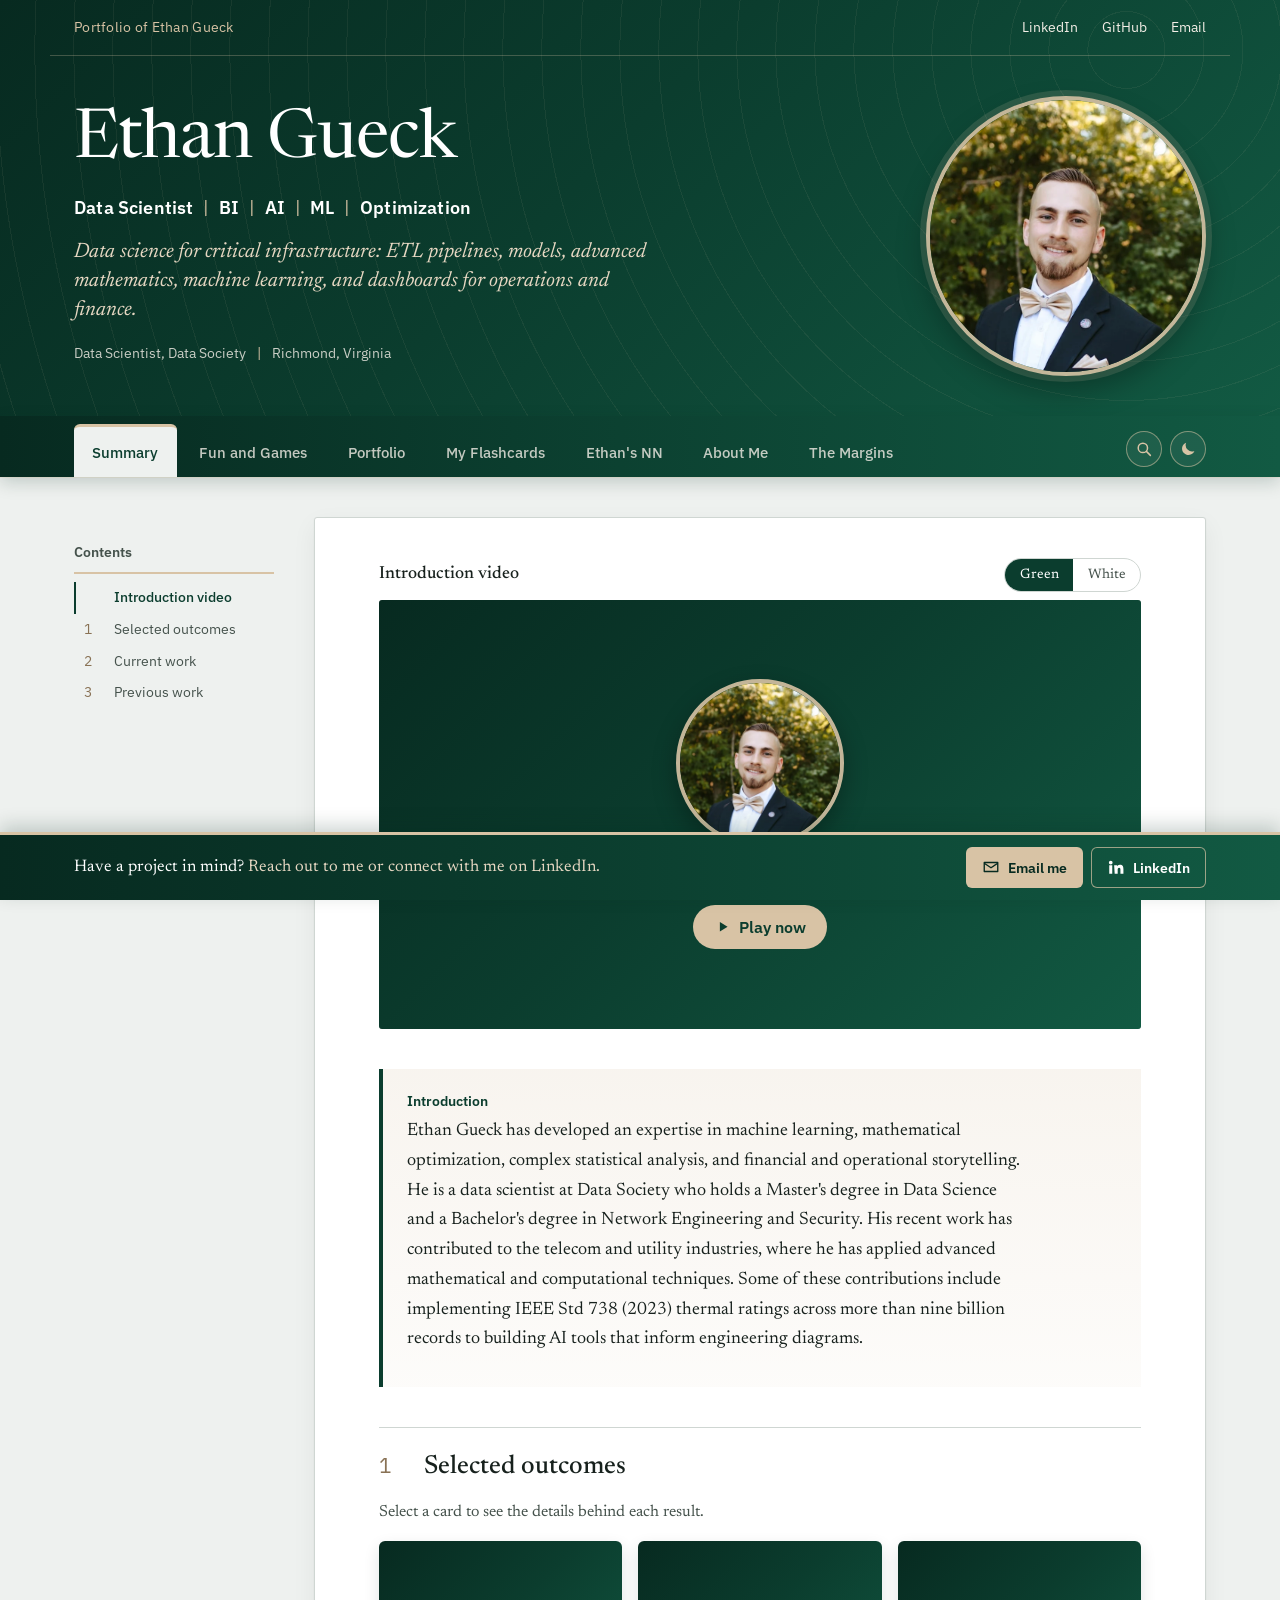
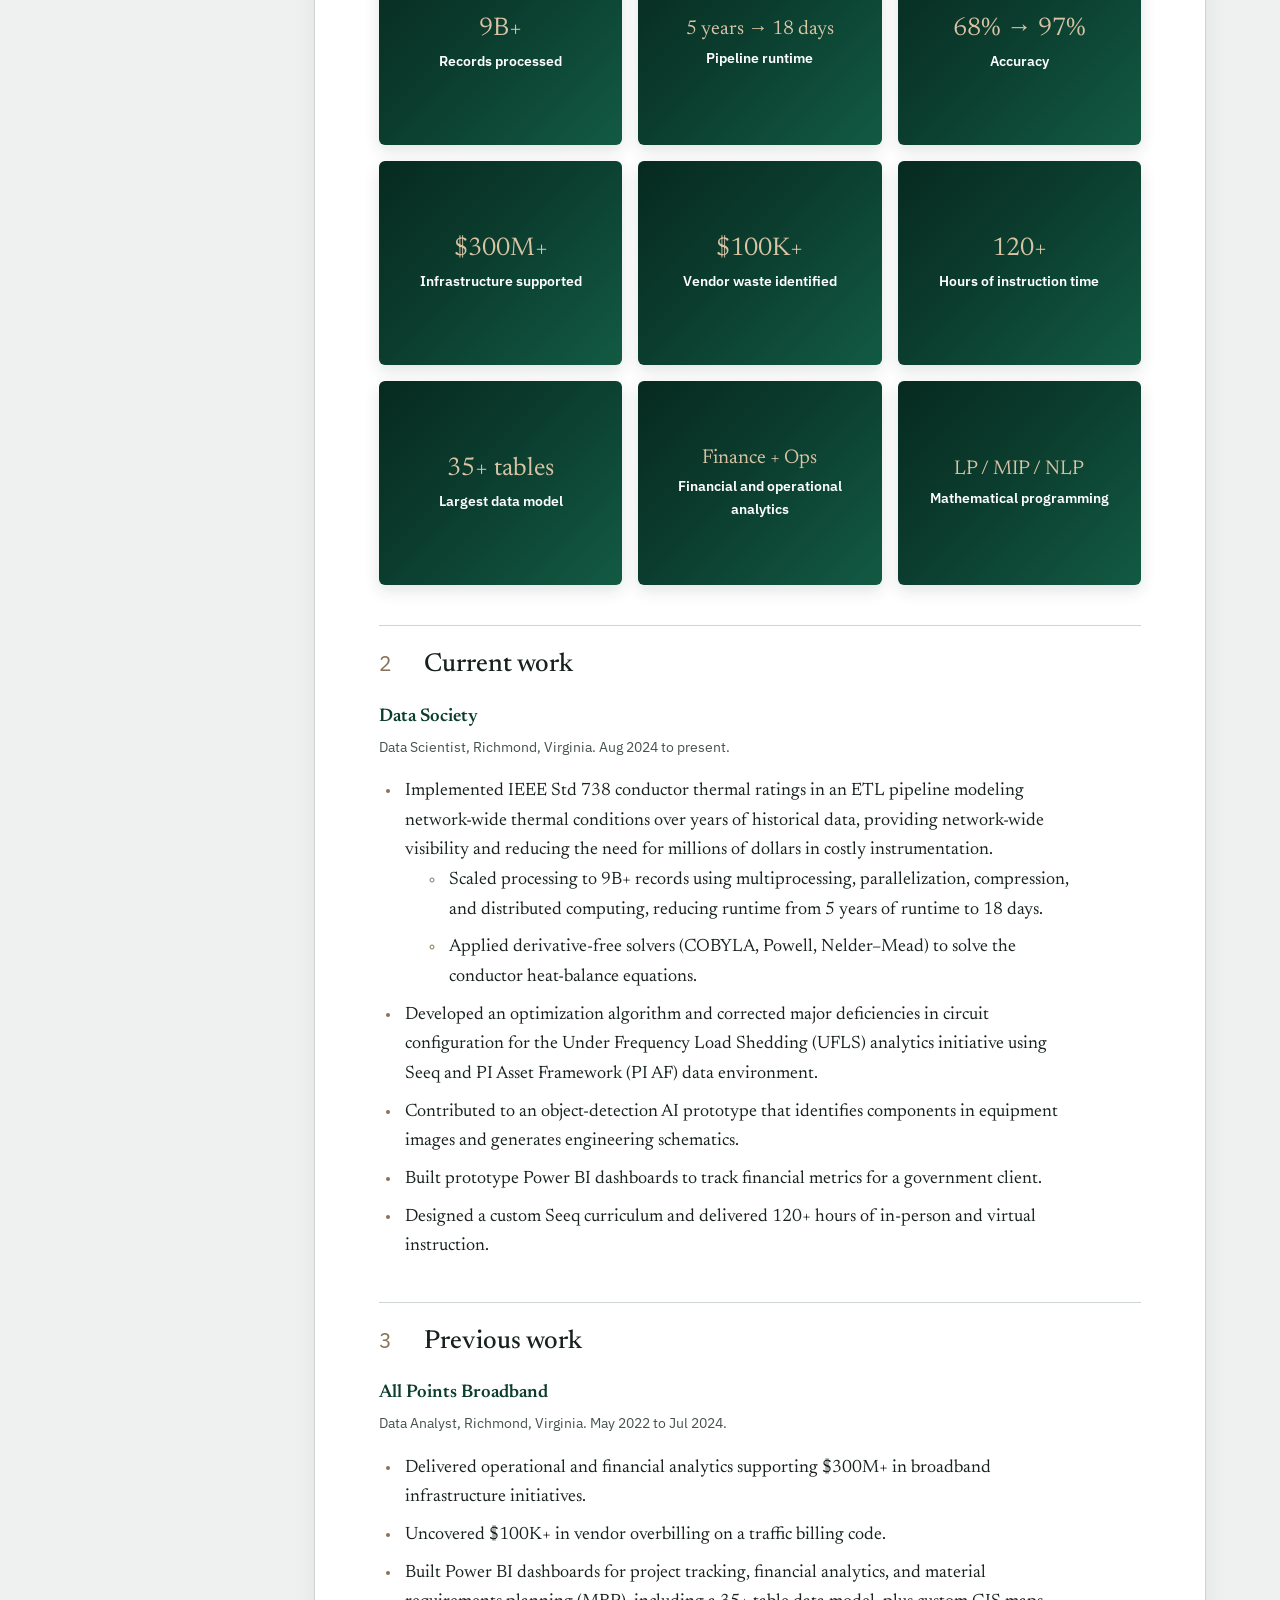
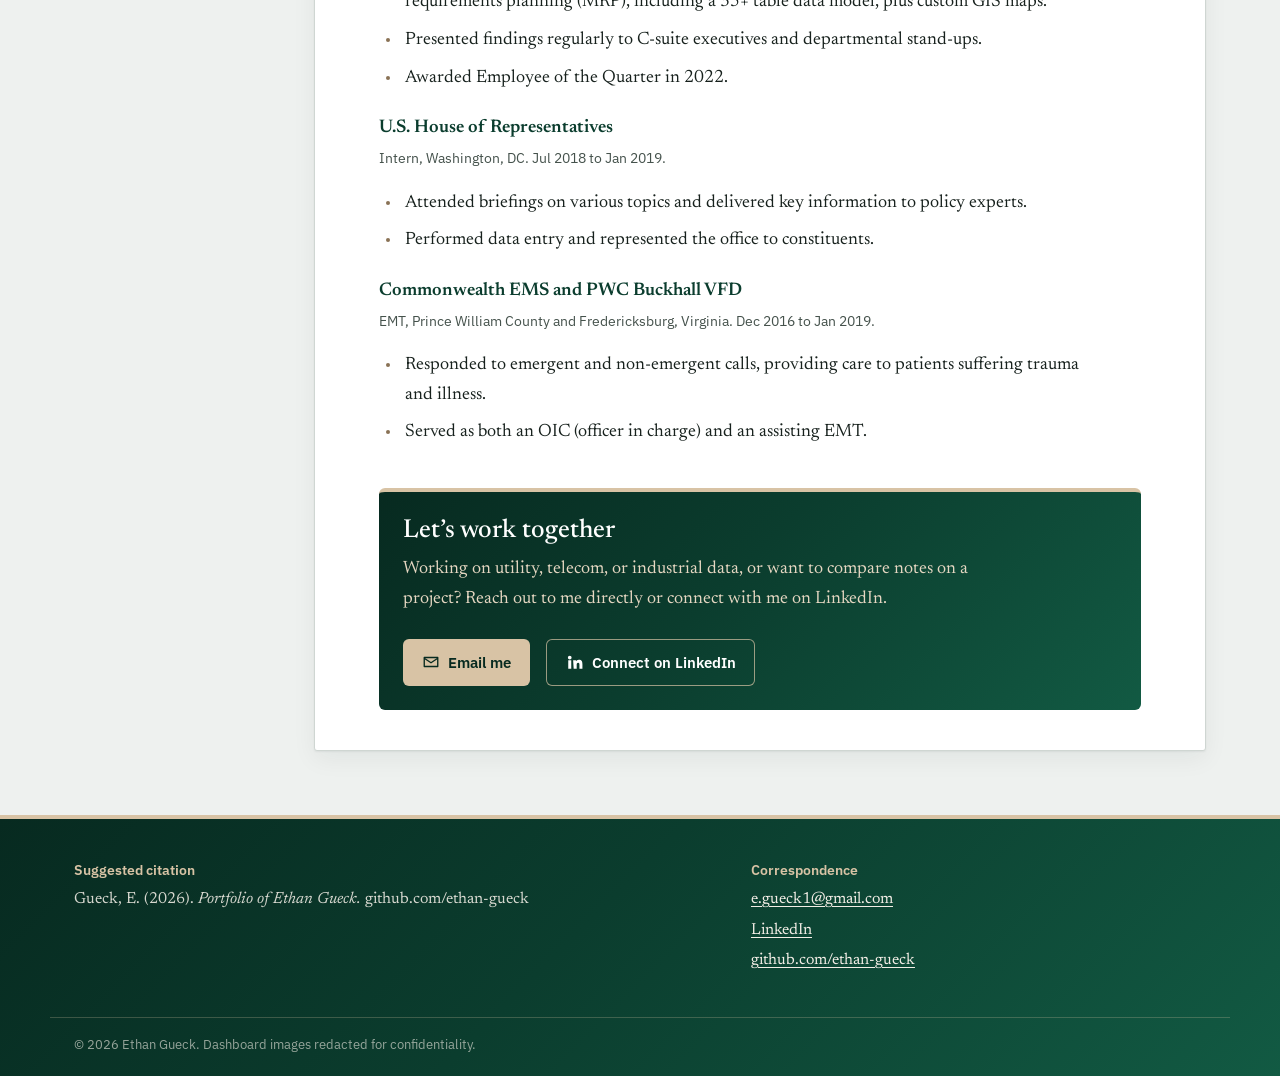
<file: index.html>
<!DOCTYPE html>
<html lang="en">
<head>
  <meta charset="utf-8">
  <meta name="viewport" content="width=device-width, initial-scale=1">
  <title>Ethan Gueck | Data Scientist</title>
  <meta name="description" content="Ethan Gueck is a data scientist building operational and risk-based data pipelines, models, and dashboards for the telecom and utility industries.">
  <meta name="author" content="Ethan Gueck">
  <meta name="theme-color" content="#0B3D2E">

  <!-- Open Graph -->
  <meta property="og:title" content="Ethan Gueck | Data Scientist">
  <meta property="og:description" content="Data pipelines, models, and dashboards for telecom and utility operations.">
  <meta property="og:type" content="website">
  <meta property="og:image" content="assets/img/profile/headshot.webp">

  <link rel="icon" href="assets/img/favicon.svg" type="image/svg+xml" data-light="assets/img/favicon.svg" data-dark="assets/img/favicon-dark.svg">

  <!-- Dark mode before first paint (choice saved by modules/theme.js; shared with the topic sites) -->
  <script>try { if (localStorage.getItem('pp-theme') === 'dark') { document.documentElement.dataset.theme = 'dark'; var i = document.querySelector('link[rel="icon"][data-dark]'); if (i) i.href = i.dataset.dark; } } catch (e) {}</script>

  <!-- Fonts -->
  <link rel="preconnect" href="https://fonts.googleapis.com">
  <link rel="preconnect" href="https://fonts.gstatic.com" crossorigin>
  <link href="https://fonts.googleapis.com/css2?family=Newsreader:ital,opsz,wght@0,6..72,400;0,6..72,500;0,6..72,600;1,6..72,400;1,6..72,500&family=IBM+Plex+Sans:wght@400;500;600&display=swap" rel="stylesheet">

  <!-- Styles: tokens -> base -> layout -> components -->
  <link rel="stylesheet" href="assets/css/tokens.css">
  <link rel="stylesheet" href="assets/css/base.css">
  <link rel="stylesheet" href="assets/css/layout.css">
  <link rel="stylesheet" href="assets/css/components/header.css">
  <link rel="stylesheet" href="assets/css/components/article.css">
  <link rel="stylesheet" href="assets/css/components/gallery.css">
  <link rel="stylesheet" href="assets/css/components/lightbox.css">
  <link rel="stylesheet" href="assets/css/components/intro-video.css">
  <link rel="stylesheet" href="assets/css/components/modal.css">
  <link rel="stylesheet" href="assets/css/components/ampacity.css">
  <link rel="stylesheet" href="assets/css/components/solver.css">
  <link rel="stylesheet" href="assets/css/components/arcade.css">
  <link rel="stylesheet" href="assets/css/components/flashcards.css">
  <link rel="stylesheet" href="assets/css/components/practice.css">
  <link rel="stylesheet" href="assets/css/components/nn.css">
  <link rel="stylesheet" href="assets/css/components/library.css">
  <link rel="stylesheet" href="assets/css/components/search.css">
  <link rel="stylesheet" href="assets/css/components/cta.css">
  <link rel="stylesheet" href="assets/css/components/footer.css">
  <link rel="stylesheet" href="assets/css/components/contact-bar.css">
  <link rel="stylesheet" href="assets/css/dark.css">

  <!-- Scripts: plain (non-module) so the page also works when opened straight from disk -->
  <script src="assets/js/data/site.js" defer></script>
  <script src="assets/js/data/dashboards.js" defer></script>
  <script src="assets/js/data/books.js" defer></script>
  <script src="assets/js/data/flashcards.js" defer></script>
  <script src="assets/js/data/neurons.js" defer></script>
  <script src="assets/js/data/symbols.js" defer></script>
  <script src="assets/js/modules/theme.js" defer></script>
  <script src="assets/js/modules/tabs.js" defer></script>
  <script src="assets/js/modules/toc.js" defer></script>
  <script src="assets/js/modules/gallery.js" defer></script>
  <script src="assets/js/modules/lightbox.js" defer></script>
  <script src="assets/js/modules/intro-video.js" defer></script>
  <script src="assets/js/modules/ieee738.js" defer></script>
  <script src="assets/js/modules/cobyla.js" defer></script>
  <script src="assets/js/modules/ampacity.js" defer></script>
  <script src="assets/js/modules/convergence.js" defer></script>
  <script src="assets/js/modules/arcade.js" defer></script>
  <script src="assets/js/modules/contact.js" defer></script>
  <script src="assets/js/modules/modal.js" defer></script>
  <script src="assets/js/modules/booklist.js" defer></script>
  <script src="assets/js/modules/gitgraph.js" defer></script>
  <script src="assets/js/modules/recolor.js" defer></script>
  <script src="assets/js/modules/flashcards.js" defer></script>
  <script src="assets/js/modules/stated.js" defer></script>
  <script src="assets/js/practice/index.js" defer></script>
  <script src="assets/js/modules/practice.js" defer></script>
  <script src="assets/js/modules/nn.js" defer></script>
  <script src="assets/js/modules/outcomes.js" defer></script>
  <script src="assets/js/modules/references.js" defer></script>
  <script src="assets/js/modules/articles.js" defer></script>
  <script src="assets/js/modules/search.js" defer></script>
  <script src="assets/js/main.js" defer></script>
</head>
<body>
  <a class="skip-link" href="#main">Skip to content</a>

  <!-- ================= HEADER ================= -->
  <header class="masthead">
    <div class="masthead__bar container">
      <span class="masthead__journal">Portfolio of Ethan Gueck</span>
      <nav class="masthead__links" aria-label="Contact">
        <a data-link="linkedin" href="#" rel="noopener">LinkedIn</a>
        <a data-link="github" href="#" rel="noopener">GitHub</a>
        <a data-link="email" href="#">Email</a>
      </nav>
    </div>

    <div class="masthead__title container">
      <div class="masthead__text">
      <h1 class="masthead__name">Ethan Gueck</h1>
      <p class="masthead__roles"><span class="masthead__role">Data Scientist<span class="masthead__sep" aria-hidden="true">|</span></span><span class="masthead__role">BI<span class="masthead__sep" aria-hidden="true">|</span></span><span class="masthead__role">AI<span class="masthead__sep" aria-hidden="true">|</span></span><span class="masthead__role">ML<span class="masthead__sep" aria-hidden="true">|</span></span><span class="masthead__role">Optimization</span></p>
      <p class="masthead__subtitle">Data science for critical infrastructure: ETL pipelines, models, advanced mathematics, machine learning, and dashboards for operations and finance.</p>
      <p class="masthead__affiliation">Data Scientist, Data Society <span class="masthead__sep">|</span> Richmond, Virginia</p>
      </div>
      <figure class="masthead__portrait">
        <button class="masthead__portrait-btn" type="button" data-intro-open aria-haspopup="dialog" aria-label="Play Ethan's introduction video" title="Play introduction video">
          <img src="assets/img/profile/headshot.webp" alt="Portrait of Ethan Gueck" width="720" height="720">        </button>
      </figure>
    </div>

  </header>

  <!-- Sticky section tabs -->
  <nav class="tabs" aria-label="Sections">
  <div class="container">
    <ul class="tabs__list" role="tablist">
      <li role="presentation"><a class="tabs__tab" role="tab" href="#summary" data-tab="summary" id="tab-summary" aria-controls="panel-summary">Summary</a></li>
      <li role="presentation"><a class="tabs__tab" role="tab" href="#fun" data-tab="fun" id="tab-fun" aria-controls="panel-fun">Fun and Games</a></li>
      <li role="presentation"><a class="tabs__tab" role="tab" href="#portfolio" data-tab="portfolio" id="tab-portfolio" aria-controls="panel-portfolio">Portfolio</a></li>
      <li role="presentation"><a class="tabs__tab" role="tab" href="#flashcards" data-tab="flashcards" id="tab-flashcards" aria-controls="panel-flashcards">My Flashcards</a></li>
      <li role="presentation"><a class="tabs__tab" role="tab" href="#nn" data-tab="nn" id="tab-nn" aria-controls="panel-nn">Ethan's NN</a></li>
      <li role="presentation"><a class="tabs__tab" role="tab" href="#about" data-tab="about" id="tab-about" aria-controls="panel-about">About Me</a></li>
      <li role="presentation"><a class="tabs__tab" role="tab" href="#margins" data-tab="margins" id="tab-margins" aria-controls="panel-margins">The Margins</a></li>
    </ul>
    <button class="theme-toggle search-toggle" type="button" data-search-open aria-label="Search the site (press /)" title="Search (/)">
      <svg viewBox="0 0 24 24" aria-hidden="true"><circle cx="10.5" cy="10.5" r="6.2"/><path d="M15.2 15.2L20.5 20.5"/></svg>
    </button>
    <button class="theme-toggle" type="button" data-theme-toggle aria-pressed="false" aria-label="Switch to dark mode" title="Dark mode">
      <svg class="theme-toggle__moon" viewBox="0 0 24 24" aria-hidden="true"><path d="M20.5 14.5A8.5 8.5 0 0 1 9.5 3.5a8.5 8.5 0 1 0 11 11z"/></svg>
      <svg class="theme-toggle__sun" viewBox="0 0 24 24" aria-hidden="true"><circle cx="12" cy="12" r="4.2"/><path d="M12 2.5v2.2M12 19.3v2.2M2.5 12h2.2M19.3 12h2.2M5.3 5.3l1.6 1.6M17.1 17.1l1.6 1.6M5.3 18.7l1.6-1.6M17.1 6.9l1.6-1.6"/></svg>
    </button>
  </div>
</nav>

  <!-- ================= BODY ================= -->
  <div class="page container">
    <aside class="toc" aria-label="On this page">
      <p class="toc__heading">Contents</p>
      <ol class="toc__list" id="toc"></ol>
    </aside>

    <main id="main" class="page__main" tabindex="-1">
      <!-- On phones the Contents sidebar is hidden; this outline replaces it (modules/toc.js). -->
      <details class="toc-mobile" id="toc-mobile">
        <summary>On this page</summary>
        <ol class="toc-mobile__list" data-toc-mobile></ol>
      </details>


      <!-- ---------- SUMMARY ---------- -->
      <section class="panel article" id="panel-summary" role="tabpanel" aria-labelledby="tab-summary" data-panel="summary">
        <section class="intro-video" aria-labelledby="intro-video-title" data-intro-pane>
          <div class="intro-video__head">
            <h2 class="intro-video__title" id="intro-video-title">Introduction video</h2>
            <div class="intro-video__variants" role="group" aria-label="Video style" data-intro-variants>
              <button type="button" data-variant="light_green" aria-pressed="true">Green</button>
              <button type="button" data-variant="light_white" aria-pressed="false">White</button>
            </div>
          </div>
          <div class="intro-video__frame">
            <video class="intro-video__player" playsinline preload="metadata" poster="assets/video/poster_light_green.jpg"
                   data-intro-video aria-label="Introduction to Ethan Gueck">
              <source src="assets/video/intro_light_green.mp4" type="video/mp4">
              Your browser can't play this video.
            </video>
            <div class="intro-video__cover" data-intro-cover role="button" tabindex="0" aria-label="Play Ethan's introduction video">
              <img class="intro-video__headshot" src="assets/img/profile/headshot.webp" alt="" width="720" height="720">
              <p class="intro-video__name">Ethan Gueck</p>
              <span class="intro-video__play" aria-hidden="true">
                <svg viewBox="0 0 24 24"><path d="M8 5.5v13l10.5-6.5z"/></svg>
                Play now
              </span>
            </div>
          </div>
        </section>

        <div class="abstract">
          <h2 class="abstract__label">Introduction</h2>
          <p>
            Ethan Gueck has developed an expertise in machine learning, mathematical optimization, complex statistical analysis, 
            and financial and operational storytelling. He is a data scientist at Data Society who holds a Master's degree in Data Science 
            and a Bachelor's degree in Network Engineering and Security. His recent work has contributed to the telecom and utility 
            industries, where he has applied advanced mathematical and computational techniques. Some of these contributions include
            implementing IEEE Std 738 (2023) thermal ratings across more than nine billion records to building AI tools that inform 
            engineering diagrams.
          </p>
        </div>

        <h2 id="s-outcomes"><span class="sec-num">1</span>Selected outcomes</h2>
        <p class="outcome-intro">Select a card to see the details behind each result.</p>
        <div class="table-wrap">
          <table class="data-table" data-cards>
            <caption><span class="caption-label">Table 1.</span> Scale and impact of selected work.</caption>
            <thead>
              <tr><th scope="col">Measure</th><th scope="col" class="num">Value</th><th scope="col">Context</th></tr>
            </thead>
            <tbody>
              <tr data-back-title="Big Data Processing" data-back-items="Approximated temperatures for tens of thousands of overhead transmission conductors|Five years of data|Network-wide" data-back-source="IEEE 738 Pipeline"><td>Records processed</td><td class="num">9B+</td><td>Big Data Processing: Approximated temperatures for tens of thousands of overhead transmission conductors; Five years of data; Network-wide (IEEE 738 Pipeline)</td></tr>
              <tr data-back-title="ETL Optimization" data-back-items="Multiprocessing|Parallelization|Distributed computing|Cloud computing" data-back-source="IEEE 738 Pipeline"><td>Pipeline runtime</td><td class="num">5 years → 18 days</td><td>ETL Optimization: Multiprocessing; Parallelization; Distributed computing; Cloud computing (IEEE 738 Pipeline)</td></tr>
              <tr data-back-title="Model Tuning" data-back-items="Optimizer selection|Parameter tuning|Model tracking|Real data science" data-back-source="IEEE 738 Pipeline"><td>Accuracy</td><td class="num">68% → 97%</td><td>Model Tuning: Optimizer selection; Parameter tuning; Model tracking; Real data science (IEEE 738 Pipeline)</td></tr>
              <tr data-back-title="Federal and State Infrastructure" data-back-items="Broadband deployment analytics|Capital resource planning" data-back-source="FTTH Analytics"><td>Infrastructure supported</td><td class="num">$300M+</td><td>Federal and State Infrastructure: Broadband deployment analytics; Capital resource planning (FTTH Analytics)</td></tr>
              <tr data-back-title="Operational Insights" data-back-items="Identified waste|Expanded visibility|Impacted business change" data-back-source="FTTH Analytics"><td>Vendor waste identified</td><td class="num">$100K+</td><td>Operational Insights: Identified waste; Expanded visibility; Impacted business change (FTTH Analytics)</td></tr>
              <tr data-back-title="Professional Instruction" data-back-items="Developed curriculum|In-person training|Virtual courses|Trained professionals and experts" data-back-source="Seeq Certified Instructor"><td>Hours of instruction time</td><td class="num">120+</td><td>Professional Instruction: Developed curriculum; In-person training; Virtual courses; Trained professionals and experts (Seeq Certified Instructor)</td></tr>
              <tr data-back-title="Data Engineering" data-back-items="Built databases|Established data models|Visualized in Power BI" data-back-source="FTTH Analytics"><td>Largest data model</td><td class="num">35+ tables</td><td>Data Engineering: Built databases; Established data models; Visualized in Power BI (FTTH Analytics)</td></tr>
              <tr data-back-title="End-to-End Analytics" data-back-items="Informed financial metrics|Tracked operational KPIs|Presented to departments, directors, and executives" data-back-source="FTTH Analytics"><td>Financial and operational analytics</td><td class="num">Finance + Ops</td><td>End-to-End Analytics: Informed financial metrics; Tracked operational KPIs; Presented to departments, directors, and executives (FTTH Analytics)</td></tr>
              <tr data-back-title="Linear, Mixed-Integer, and Nonlinear Programming" data-back-items="Hands-on experience with a suite of optimizers|Real-world, physics-based implementation" data-back-source="IEEE 738 Pipeline, Training, etc."><td>Mathematical programming</td><td class="num">LP / MIP / NLP</td><td>Linear, Mixed-Integer, and Nonlinear Programming: Optimizers tested for the IEEE 738 temperature solver; Real-world, physics-based implementation (IEEE 738 Pipeline, Training, and Other Projects)</td></tr>
            </tbody>
          </table>
        </div>

        <h2 id="s-current"><span class="sec-num">2</span>Current work</h2>
        <h3 class="subsec">Data Society</h3>
        <p class="project__meta">Data Scientist, Richmond, Virginia. Aug 2024 to present.</p>
        <ul class="prose-list">
          <li> Implemented IEEE Std 738 conductor thermal ratings in an ETL pipeline modeling network-wide thermal conditions over years of historical data, providing network-wide visibility and reducing the need for millions of dollars in costly instrumentation.
          <ul> 
            <li> Scaled processing to 9B+ records using multiprocessing, parallelization, compression, and distributed computing, reducing runtime from 5 years of runtime to 18 days.
            <li>Applied derivative-free solvers (COBYLA, Powell, Nelder–Mead) to solve the conductor heat-balance equations.
          </ul>
          <li>Developed an optimization algorithm and corrected major deficiencies in circuit configuration for the Under Frequency Load Shedding (UFLS) analytics initiative using Seeq and PI Asset Framework (PI AF) data environment. 
          <li>Contributed to an object-detection AI prototype that identifies components in equipment images and generates engineering schematics. 
          <li>Built prototype Power BI dashboards to track financial metrics for a government client. 
          <li>Designed a custom Seeq curriculum and delivered 120+ hours of in-person and virtual instruction. 
        </ul>
        <h2 id="s-previous"><span class="sec-num">3</span>Previous work</h2>
        <h3 class="subsec">All Points Broadband</h3>
        <p class="project__meta">Data Analyst, Richmond, Virginia. May 2022 to Jul 2024.</p>
        <ul class="prose-list">
          <li>Delivered operational and financial analytics supporting $300M+ in broadband infrastructure initiatives. </li>
          <li>Uncovered $100K+ in vendor overbilling on a traffic billing code.</li>
          <li>Built Power BI dashboards for project tracking, financial analytics, and material requirements planning (MRP), including a 35+ table data model, plus custom GIS maps. </li>
          <li>Presented findings regularly to C-suite executives and departmental stand-ups. </li>
          <li>Awarded Employee of the Quarter in 2022.</li>
        </ul>
        <h3 class="subsec">U.S. House of Representatives</h3>
        <p class="project__meta">Intern, Washington, DC. Jul 2018 to Jan 2019.</p>
        <ul class="prose-list">
          <li>Attended briefings on various topics and delivered key information to policy experts.</li>
          <li>Performed data entry and represented the office to constituents.</li>
        </ul>
        <h3 class="subsec">Commonwealth EMS and PWC Buckhall VFD</h3>
        <p class="project__meta">EMT, Prince William County and Fredericksburg, Virginia. Dec 2016 to Jan 2019.</p>
        <ul class="prose-list">
          <li>Responded to emergent and non-emergent calls, providing care to patients suffering trauma and illness.</li>
          <li>Served as both an OIC (officer in charge) and an assisting EMT.</li>
        </ul>

      </section>

      <!-- ---------- PORTFOLIO ---------- -->
      <section class="panel article" id="panel-portfolio" role="tabpanel" aria-labelledby="tab-portfolio" data-panel="portfolio" hidden>
        <h2 id="p-dashboards"><span class="sec-num">1</span>Power BI dashboards</h2>
        <p>
          These reports tracked a multi-county fiber build from pole fielding through make-ready, construction,
          and customer install. Identifying details are redacted.
        </p>
        <p class="note">
          <strong>Disclosure.</strong> None of these dashboards represent the financial dashboarding Ethan
          conducted, which is withheld for disclosure reasons.
        </p>

        <figure class="gallery" id="dashboard-gallery" aria-roledescription="carousel" aria-label="Power BI dashboards">
          <div class="gallery__viewport">
            <ul class="gallery__track" aria-live="off"></ul>
            <button class="gallery__arrow gallery__arrow--prev" type="button" aria-label="Previous dashboard">
              <svg viewBox="0 0 24 24" aria-hidden="true"><path d="M15 5l-7 7 7 7"/></svg>
            </button>
            <button class="gallery__arrow gallery__arrow--next" type="button" aria-label="Next dashboard">
              <svg viewBox="0 0 24 24" aria-hidden="true"><path d="M9 5l7 7-7 7"/></svg>
            </button>
          </div>
          <div class="gallery__controls">
            <button class="gallery__toggle" type="button" aria-label="Pause slideshow">
              <svg class="icon-pause" viewBox="0 0 24 24" aria-hidden="true"><path d="M8 5v14M16 5v14"/></svg>
              <svg class="icon-play" viewBox="0 0 24 24" aria-hidden="true"><path d="M7 5l12 7-12 7z"/></svg>
            </button>
            <div class="gallery__dots" role="group" aria-label="Choose dashboard"></div>
            <span class="gallery__count" aria-hidden="true"></span>
          </div>
          <figcaption class="gallery__caption"></figcaption>
        </figure>

        <h2 id="p-ieee"><span class="sec-num">2</span>Network-wide conductor thermal ratings</h2>
        <p class="project__meta">Data Society, 2024 to present. ETL, numerical optimization, IEEE Std 738.</p>
        <p>
          Ethan's longest-running project, now more than two years in, is an ETL pipeline that implements IEEE
          Std 738 <a class="cite" href="#p-ref-1">[1]</a> to calculate the thermal condition of every conductor across an entire network,
          for five years of history.
        </p>
        <ul class="prose-list">
          <li>Rolls <strong>more than 35 separate calculations</strong> from the standard into one production pipeline, from air properties and convection regimes to solar geometry and conductor resistance.</li>
          <li><strong>Cut runtime from 5 years to 18 days</strong> and <strong>improved accuracy from 68% to 97%</strong>.</li>
          <li>Tested a range of optimizers for the conductor temperature solve, including Nelder–Mead, Powell, BFGS, simulated annealing, bounded scalar, and TNC.</li>
          <li>Manages big data loads of <strong>more than 9 billion records</strong> using advanced optimization techniques and models, <strong>multicore processing, multithreading, njit wrappers, distributed computing, and cloud computing.</strong></li>
        </ul>
        <p>Read how the standard works, or watch the pipeline run.</p>
        <p class="resource-links">
          <button class="resource-btn" type="button" data-modal-open="ieee-modal">IEEE Std 738 in brief</button>
          <a class="camera-link" href="https://ethan-gueck.github.io/ieee738-pipeline/" target="_blank" rel="noopener" title="Watch the line risk pipeline animation (new tab)" aria-label="Watch the line risk pipeline animation (opens in a new tab)">
            <svg viewBox="0 0 24 24" aria-hidden="true"><rect x="2.5" y="8" width="13" height="10" rx="1.6"/><path d="M15.5 11.5l6-3.2v9.4l-6-3.2"/><circle cx="6" cy="5.2" r="2.2"/><circle cx="11.6" cy="5.2" r="2.2"/></svg>
          </a>
        </p>

        <h2 id="p-power"><span class="sec-num">3</span>Power Project: predicting lagging power factor</h2>
        <figure class="figure">
          <button class="figure__zoom" type="button" data-lightbox
            data-src="assets/img/projects/power-model-comparison.webp"
            data-title="Model performance, predicted and actual"
            data-caption="Lagging power factor by hours since midnight and load type, colored by active power.">
            <img src="assets/img/projects/power-model-comparison.webp" width="1187" height="545" loading="lazy"
              alt="Two 3D scatter plots of lagging power factor against hours since midnight and load type. The predicted plot on the left closely matches the actual plot on the right.">
          </button>
          <figcaption><span class="caption-label">Figure 1.</span> Final model predictions (left) against actual values (right) on the test set, plotted by hours since midnight, lagging power factor, and load type, and colored by active power. Select to enlarge.</figcaption>
        </figure>

        <p class="project__meta">Independent project, April 2024. Python, pandas, scikit-learn, Power BI.
          <a href="https://github.com/ethan-gueck/power_project" rel="noopener">View the repository</a></p>
        <ul class="prose-list">
          <li>Lagging power factor measures how far a system drifts from delivering power efficiently, and it is subject to federal power factor requirements.</li>
          <li>Models lagging power factor from a year of meter-style readings at a steel plant and identifies what drives it.</li>
          <li>Carries the work <strong>from exploratory analysis through model selection, tuning, and a Power BI report</strong>.</li>
        </ul>

        <h3 class="subsec">3.1 Data</h3>
        <ul class="prose-list">
          <li>The <em>Steel Industry Data</em> set holds <strong>35,040 readings</strong> taken at 15-minute intervals throughout 2018.</li>
          <li>Each reading records energy usage, lagging and leading reactive power, CO&#8322;, both power factors, seconds since midnight, and the day and load type.</li>
          <li>No null handling was needed, and outliers were kept because they carry the inefficiency events the model needs to learn.</li>
          <li>Derived active power in watts for each interval, label encoded the categorical fields, and split the date into day, month, and year.</li>
          <li>Split the data 64/16/20 into training, validation, and test sets.</li>
        </ul>

        <h3 class="subsec">3.2 Methods</h3>
        <ul class="prose-list">
          <li>Compared three regression models chosen for their tolerance of outliers, multicollinearity, and unscaled data: ridge regression, random forest, and gradient boosting.</li>
          <li>Tuned each with a <strong>grid search using three-fold cross-validation</strong> and scored it by RMSE on the validation set.</li>
          <li>Selected random forest and tuned it again with five-fold cross-validation around its best parameters: maximum depth 19, 150 estimators, and a minimum split of 2.</li>
        </ul>

        <div class="table-wrap">
          <table class="data-table">
            <caption><span class="caption-label">Table 1.</span> Model comparison. RMSE is in power factor percentage points; the miss count is predictions above 90% where the actual value fell below 90%.</caption>
            <thead>
              <tr><th scope="col">Model</th><th scope="col">Evaluation set</th><th scope="col" class="num">RMSE</th><th scope="col" class="num">Missed low-PF readings</th></tr>
            </thead>
            <tbody>
              <tr><td>Ridge regression</td><td>Validation</td><td class="num">9.13</td><td class="num">97</td></tr>
              <tr><td>Gradient boosting</td><td>Validation</td><td class="num">0.60</td><td class="num">14</td></tr>
              <tr><td>Random forest</td><td>Validation</td><td class="num">0.54</td><td class="num">6</td></tr>
              <tr class="is-final"><td>Random forest, final</td><td>Test</td><td class="num">0.55</td><td class="num">6</td></tr>
            </tbody>
          </table>
        </div>

        <h3 class="subsec">3.3 Results</h3>
        <ul class="prose-list">
          <li>The final random forest predicted lagging power factor on unseen test data with an <strong>RMSE of 0.55 percentage points</strong>.</li>
          <li>It was chosen over gradient boosting because it scored slightly better, is lighter to run and maintain, and exposes feature importances that make the result explainable.</li>
          <li>The strongest predictors were time of day, lagging reactive power, active power, usage, leading reactive power, and month.</li>
          <li>Power factor had a non-linear relationship with time of day, dropping lowest in the early morning and at night.</li>
        </ul>

        <h3 class="subsec">3.4 Limitations and next steps</h3>
        <ul class="prose-list">
          <li>Lagging reactive power is part of how power factor is calculated, so including it as a feature inflates performance.</li>
          <li>A next iteration would retrain without it, add polynomial features before revisiting ridge regression, and move to time series models for usage and power factor.</li>
          <li>Unit-level metering would help locate where in the system the inefficiencies occur.</li>
        </ul>
        <p class="resource-links">
          <a href="https://github.com/ethan-gueck/power_project/blob/main/power_modeling_April2024.ipynb" rel="noopener">Modeling notebook</a>
          <a href="https://github.com/ethan-gueck/power_project/blob/main/power_modeling_April2024.pdf" rel="noopener">Notebook as PDF</a>
          <a href="https://github.com/ethan-gueck/power_project/blob/main/power_data_query_April2024.ipynb" rel="noopener">Query notebook</a>
          <a href="https://github.com/ethan-gueck/power_project/blob/main/Analysis%20of%20Electrical%20Consumption.pptx" rel="noopener">Presentation</a>
          <a href="https://github.com/ethan-gueck/power_project/blob/main/Steel_industry_data_report.pbix" rel="noopener">Power BI report</a>
        </p>

        <h2 id="p-projects"><span class="sec-num">4</span>Other projects</h2>

        <article class="project">
          <h3>4.1 Object detection for engineering diagrams</h3>
          <p class="project__meta">Data Society, 2026 to present. Computer vision prototype.</p>
          <p>
            A prototype that applies object detection to engineering diagrams, developed as part of a white paper
            initiative for conference presentation.
          </p>
          <ul class="prose-list">
            <li>Built <strong>object detection</strong> using YOLO, PyTorch, and Hugging Face.</li>
            <li>Built <strong>OCR</strong> with multiple backend options, including PaddleOCR, Tesseract, TrOCR, EasyOCR, LLaVA, and Ollama VLMs.</li>
            <li>Implemented a <strong>human-in-the-loop</strong> component that lets engineers validate, confirm, and adjust AI outputs.</li>
            <li>Tracked testing and tuning using MLflow and DagsHub.</li>
          </ul>
        </article>

        <article class="project">
          <h3>4.2 Under-frequency load shedding analytics</h3>
          <p class="project__meta">Data Society, 2026. Seeq, PI Asset Framework.</p>
          <p>
            Supported the initialization of an under-frequency load shedding analytics initiative, working within
            Seeq and PI Asset Framework data environments.
          </p>
        </article>

        <article class="project">
          <h3>4.3 GIS mapping application</h3>
          <p class="project__meta">All Points Broadband, 2022 to 2024. Python, SQL, GIS.</p>
          <p>
            A Python application that queried the company's GIS SQL database and generated multi-layer HTML maps
            of the network build.
          </p>
        </article>

        <article class="project">
          <h3>4.4 Coffy AI: a private, local AI workspace</h3>
          <p class="project__meta">Independent project, 2026. Python, JavaScript, Ollama, ComfyUI, WebView2, VS Code extension API.</p>
          <p>
            Coffy is a self-hosted chat, vision, image-generation, and coding workspace that runs entirely on one Windows
            laptop (8 GB GPU). Prompts, conversations, and images go only to local services. There are no cloud inference
            calls, telemetry, or external assets.
          </p>

          <h4>Features</h4>
          <ul class="prose-list">
            <li><strong>Chat and vision:</strong> local LLMs and vision-language models (IBM Granite, Nous Hermes 3), image attachments, local text-PDF extraction, and syntax-highlighted code windows.</li>
            <li><strong>Image studio:</strong> FLUX.1-schnell (quantized to fit 8 GB of VRAM) through ComfyUI, with default, manual-layer, and <strong>agentic layering</strong> modes in which a vision model drafts editable background, midground, foreground, and quadrant prompts.</li>
            <li><strong>Animation studio:</strong> image-conditioned scene generation from a reference image, assembled on an editable timeline and rendered to a short WebM clip in the browser.</li>
            <li><strong>Agent team:</strong> a sequential planning, analysis, and review team whose orchestrator watches CPU, RAM, and GPU/VRAM and limits agent count to free memory.</li>
            <li><strong>Context budget:</strong> a 4K to 32K token budget with a usage wheel, and an opt-in local summary of older messages near 80%.</li>
            <li><strong>VS Code extension:</strong> a Copilot-style chat view with file and selection context, <strong>Ask</strong> and <strong>Agent</strong> modes, diff-then-apply edits with backups, and no cloud account.</li>
            <li><strong>Privacy by design:</strong> loopback-only server, remote endpoints rejected, and history stored in the local desktop profile.</li>
          </ul>

          <figure class="figure">
            <div class="figure__row">
              <button class="figure__zoom" type="button" data-lightbox style="flex: 1280 1 0"
                data-src="assets/img/projects/coffy-chat.webp"
                data-title="Coffy desktop app, dark mode"
                data-caption="The start page in dark mode, with workspace navigation, local model status, token budget, and live RAM and GPU readout.">
                <img src="assets/img/projects/coffy-chat.webp" width="1280" height="820" loading="lazy"
                  alt="The Coffy desktop app in dark mode. A sidebar lists Chat, Image studio, Animation studio, and Agent team. The main pane shows a greeting, three starter prompts, and a message box with a local model selector and token meter.">
              </button>
              <button class="figure__zoom" type="button" data-lightbox style="flex: 420 1 0"
                data-src="assets/img/projects/coffy-vscode.webp"
                data-title="Coffy VS Code extension"
                data-caption="The chat view with chat history, Ask and Agent modes, and a local model picker.">
                <img src="assets/img/projects/coffy-vscode.webp" width="420" height="820" loading="lazy"
                  alt="The Coffy chat view in VS Code's dark theme, showing chat history, an answer, Ask and Agent mode buttons, and a local model selector.">
              </button>
            </div>
            <figcaption><span class="caption-label">Figure 2.</span> The Coffy desktop app in dark mode (left), showing the start page with the local model, token budget, and live RAM and GPU usage, beside the Coffy VS Code extension (right) with chat history, Ask and Agent modes, and a local model picker. Select to enlarge.</figcaption>
          </figure>
        </article>

        <h2 id="t-stack"><span class="sec-num">5</span>Technical stack</h2>
        <p>The languages, platforms, and methods Ethan works with, and where each one has been applied.</p>
        <div class="table-wrap">
          <table class="data-table">
            <caption><span class="caption-label">Table 2.</span> Tools and methods by area. Applied in lists jobs and education first, then projects.</caption>
            <thead><tr><th scope="col">Area</th><th scope="col">Tools and methods</th><th scope="col">Applied in</th></tr></thead>
            <tbody>
              <tr><td>Languages</td><td>Python, SQL, R, HTML/CSS/JS</td><td>Data Society, All Points Broadband; IEEE 738 pipeline, GIS mapping application, Power Project</td></tr>
              <tr><td>Python data stack</td><td>pandas, polars, FastAPI, scikit-learn, PyTorch, Manim, matplotlib, seaborn, and much more</td><td>N/A</td></tr>
              <tr><td>Machine learning</td><td>Supervised and unsupervised learning</td><td>Data Society, All Points Broadband, Eastern University; Power Project</td></tr>
              <tr><td>Computer vision</td><td>ML development, OCR, classifiers, object detection</td><td>Data Society; engineering diagram AI prototype (photo-to-diagram pipeline)</td></tr>
              <tr><td>Optimization</td><td>Linear programming (LP), mixed-integer programming (MIP), nonlinear programming (NLP)</td><td>Data Society; IEEE 738 pipeline</td></tr>
              <tr><td>Industrial analytics</td><td>Seeq, PI Asset Framework</td><td>Data Society; UFLS analytics initiative, Seeq courses and curriculum</td></tr>
              <tr><td>Business intelligence</td><td>Power BI</td><td>Data Society, All Points Broadband; prototype dashboards, Power Project report</td></tr>
              <tr><td>Geospatial</td><td>GIS SQL databases, k-d trees, QGIS, Esri, multi-layer HTML maps</td><td>All Points Broadband; network build maps, GIS mapping application</td></tr>
              <tr><td>Data engineering</td><td>ETL design, optimization for large data loads, multiprocessing, multithreading, distributed computing, cloud computing, batch processing</td><td>Data Society; IEEE 738 pipeline (9 billion+ records)</td></tr>
              <tr><td>Networking</td><td>Switching, routing, and wireless; satellite and emergency communications</td><td>DHS (TSA forward team), Liberty University (B.S.), Cisco CCNAv7</td></tr>
            </tbody>
          </table>
        </div>

        <h2 id="t-code"><span class="sec-num">6</span>Code and repositories</h2>
        <p class="resource-links">
          <a data-link="github" href="#" rel="noopener">GitHub profile</a>
          <a href="https://github.com/ethan-gueck/power_project" rel="noopener">power_project</a>
        </p>

        <h2 id="p-refs"><span class="sec-num">7</span>References</h2>
        <ol class="references">
          <li id="p-ref-1"><span class="ref__num">[1]</span> <span class="ref__body"><em>IEEE Standard for Calculating the Current-Temperature Relationship of Bare Overhead Conductors</em>, IEEE Std 738-2023, IEEE, Dec. 2023. <a href="https://ieeexplore.ieee.org/document/10382442" rel="noopener">IEEE Xplore</a></span></li>
        </ol>
      </section>

      <!-- ---------- ETHAN'S NN ---------- -->
      <section class="panel article" id="panel-nn" role="tabpanel" aria-labelledby="tab-nn" data-panel="nn" hidden>
        <h2 id="n-network"><span class="sec-num">1</span>The network</h2>
        <div class="nn" id="nn">
          <div class="nn__head">
            <figure class="nn__brain">
              <button class="nn__brain-open" type="button" data-modal-open="art-modal" aria-label="View the full drawing">
                <img src="assets/img/profile/nn-brain.webp" alt="Pencil drawing of a brain with gears inside and flames rising from it" width="720" height="720" loading="lazy">
              </button>
              <span class="nn__stem" aria-hidden="true"></span>
            </figure>
            <div class="nn__intro">
              <p class="lede">
                Every flashcard is a neuron, and every deck is a track branching off the brain. An edge joins two
                neurons when one uses or builds on the other. A neuron fills in once I have built out its formula as
                real, interactive code. Open a track and select a neuron to see its card.
              </p>
              <p class="nn__legend"><span class="is-built"><i></i>Interactive page</span><span><i></i>Flashcard only</span></p>
              <p class="nn__status" data-nn-status aria-live="polite"></p>
            </div>
          </div>
          <ol class="nn__tracks" data-nn-tracks aria-label="Neuron tracks"></ol>
        </div>
      </section>

      <!-- ---------- MORE ABOUT ---------- -->
      <section class="panel article" id="panel-about" role="tabpanel" aria-labelledby="tab-about" data-panel="about" hidden>
        <h2 id="a-background"><span class="sec-num">1</span>Background</h2>
        <p>
          Ethan Gueck grew up in a military household where integrity and work ethic were core values. He brings a
          multifarious background spanning medicine, security, and sales having propelled him into a technical
          career as an analytics engineer and ultimately as a data scientist.
        </p>

        <h2 id="a-experience"><span class="sec-num">2</span>Experience and education</h2>
        <p class="note"><strong>A note on tracks.</strong> Skills development isn’t always linear. Sales, public service, and emergency medicine all contributed to the development of core communication and leadership skills that support technical expertise. Education lays the foundation for that expertise and has played a critical role in each major technical advancement.</p>
        <div class="gg">
          <div class="gg__heads" aria-hidden="true"><span>Soft skills work</span><span>Technical work</span><span>Education</span></div>
          <div class="gg__body">
            <svg class="gg__edges" aria-hidden="true"></svg>
            <ol class="gg__grid">
          <li class="gg__card gg__card--tech" data-node="ds" style="grid-column: 2; grid-row: 1; order: 10">
            <p class="ptl__lane">Technical work</p>
            <p class="timeline__when">Aug 2024 to present</p>
            <h3 class="timeline__role">Data Scientist, Data Society</h3>
            <ul class="gg__skills"><li><span class="skill-tag skill-tag--technical">Technical</span>Optimization and advanced algorithms</li><li><span class="skill-tag skill-tag--technical">Technical</span>Machine learning and computer vision</li><li><span class="skill-tag skill-tag--soft">Soft skills</span>Instruction and training of professionals</li></ul>
          </li>
          <li class="gg__card gg__card--edu" data-node="ms" style="grid-column: 3; grid-row: 3; order: 35">
            <p class="ptl__lane">Education</p>
            <p class="timeline__when">2023 to 2024</p>
            <h3 class="timeline__role">M.S., Data Science, Eastern University</h3>
            <ul class="gg__skills"><li><span class="skill-tag skill-tag--technical">Technical</span>Machine Learning</li><li><span class="skill-tag skill-tag--technical">Technical</span>Data Science</li><li><span class="skill-tag skill-tag--technical">Technical</span>Statistics</li></ul>
          </li>
          <li class="gg__card gg__card--tech" data-node="apb" style="grid-column: 2; grid-row: 3; order: 30">
            <p class="ptl__lane">Technical work</p>
            <p class="timeline__when">May 2022 to Jul 2024</p>
            <h3 class="timeline__role">Data Analyst, All Points Broadband</h3>
            <ul class="gg__skills"><li><span class="skill-tag skill-tag--technical">Technical</span>Operational and financial analytics</li><li><span class="skill-tag skill-tag--technical">Technical</span>Prediction and forecasting</li><li><span class="skill-tag skill-tag--technical">Technical</span>GIS and GIS transformations</li><li><span class="skill-tag skill-tag--soft">Soft skills</span>Presenting findings to departments and executive leadership</li></ul>
          </li>
          <li class="gg__card gg__card--soft" data-node="tso" style="grid-column: 1; grid-row: 4; order: 40">
            <p class="ptl__lane">Soft skills work</p>
            <p class="timeline__when">Mar 2021 to May 2022</p>
            <h3 class="timeline__role">Transportation Security Officer, DHS</h3>
            <ul class="gg__skills"><li><span class="skill-tag skill-tag--technical">Technical</span>Satellite internet and joint network communications recovery</li><li><span class="skill-tag skill-tag--soft">Soft skills</span>Securing the traveling public</li></ul>
          </li>
          <li class="gg__card gg__card--edu" data-node="bs" style="grid-column: 3; grid-row: 4 / 8; order: 45">
            <p class="ptl__lane">Education</p>
            <p class="timeline__when">2018 to 2022</p>
            <h3 class="timeline__role">B.S., IT: Network Engineering and Security, Liberty University</h3>
            <ul class="gg__skills"><li><span class="skill-tag skill-tag--technical">Technical</span>Network Engineering</li><li><span class="skill-tag skill-tag--technical">Technical</span>Programming</li><li><span class="skill-tag skill-tag--technical">Technical</span>Cyber Security</li></ul>
          </li>
          <li class="gg__card gg__card--soft" data-node="sales" style="grid-column: 1; grid-row: 5; order: 50">
            <p class="ptl__lane">Soft skills work</p>
            <p class="timeline__when">Jan 2020 to Sep 2020</p>
            <h3 class="timeline__role">Car Salesperson, Nissan and Honda</h3>
            <ul class="gg__skills"><li><span class="skill-tag skill-tag--soft">Soft skills</span>Marketing</li><li><span class="skill-tag skill-tag--soft">Soft skills</span>Value and insight sales</li></ul>
          </li>
          <li class="gg__card gg__card--soft" data-node="ail" style="grid-column: 1; grid-row: 6; order: 60">
            <p class="ptl__lane">Soft skills work</p>
            <p class="timeline__when">Jan 2019 to Dec 2019</p>
            <h3 class="timeline__role">Insurance Sales, AIL</h3>
            <ul class="gg__skills"><li><span class="skill-tag skill-tag--soft">Soft skills</span>Business-to-business sales</li><li><span class="skill-tag skill-tag--soft">Soft skills</span>Lead generation</li><li><span class="skill-tag skill-tag--soft">Soft skills</span>How to talk to anyone</li></ul>
          </li>
          <li class="gg__card gg__card--soft" data-node="congress" style="grid-column: 1; grid-row: 7; order: 70">
            <p class="ptl__lane">Soft skills work</p>
            <p class="timeline__when">Jul 2018 to Jan 2019</p>
            <h3 class="timeline__role">Intern, U.S. House of Representatives</h3>
            <ul class="gg__skills"><li><span class="skill-tag skill-tag--soft">Soft skills</span>Administration</li><li><span class="skill-tag skill-tag--soft">Soft skills</span>Constituent communications</li><li><span class="skill-tag skill-tag--soft">Soft skills</span>Fundamentals of policy and legislation</li></ul>
          </li>
          <li class="gg__card gg__card--soft" data-node="emt" style="grid-column: 1; grid-row: 8; order: 80">
            <p class="ptl__lane">Soft skills work</p>
            <p class="timeline__when">Dec 2016 to Jan 2019</p>
            <h3 class="timeline__role">EMT, Commonwealth EMS and PWC Buckhall VFD</h3>
            <ul class="gg__skills"><li><span class="skill-tag skill-tag--soft">Soft skills</span>Emergency patient care</li><li><span class="skill-tag skill-tag--soft">Soft skills</span>Leading calls as officer in charge</li></ul>
          </li>
            </ol>
          </div>
        </div>

        <h2 id="a-education"><span class="sec-num">3</span>Education and credentials</h2>
        <div class="table-wrap">
          <table class="data-table">
            <caption><span class="caption-label">Table 1.</span> Degrees, certifications, and licenses.</caption>
            <thead><tr><th scope="col">Credential</th><th scope="col">Institution</th></tr></thead>
            <tbody>
              <tr><td>M.S., Data Science</td><td>Eastern University</td></tr>
              <tr><td>B.S., IT: Network Engineering and Security</td><td>Liberty University</td></tr>
              <tr><td>Seeq Instructor Certification</td><td>Seeq</td></tr>
              <tr><td>CCNAv7: Switching, Routing and Wireless Essentials</td><td>Cisco (instructor-facilitated)</td></tr>
              <tr><td>EMT-Basic</td><td>NREMT</td></tr>
            </tbody>
          </table>
        </div>

        <h2 id="a-fun"><span class="sec-num">4</span>What I like to do for fun</h2>
        <ul class="prose-list hobbies">
          <li>Blacksmithing</li>
          <li>Carpentry</li>
          <li>Skeet and trap shooting</li>
          <li>Board games</li>
          <li>Non-fiction reading <button class="text-btn text-btn--small" type="button" data-modal-open="book-modal">Book list</button></li>
          <li>Writing <a class="text-btn text-btn--small" href="https://onceveiled.substack.com/" rel="noopener" target="_blank">Read on Substack</a></li>
          <li>Family</li>
        </ul>

        <h2 id="a-values"><span class="sec-num">5</span>Core values</h2>
        <ul class="values">
          <li>Commitment</li>
          <li>Excellence</li>
          <li>Integrity</li>
          <li>Service</li>
          <li>Selflessness</li>
          <li>Leadership</li>
        </ul>

        <h2 id="a-priorities"><span class="sec-num">6</span>Priorities</h2>
        <ol class="steps steps--compact">
          <li class="steps__item"><p class="steps__title">My faith in Jesus Christ</p></li>
          <li class="steps__item"><p class="steps__title">My family and their growth</p></li>
          <li class="steps__item"><p class="steps__title">Serving my community</p></li>
        </ol>
      </section>


      <!-- ---------- MY FLASHCARDS ---------- -->
      <section class="panel article" id="panel-flashcards" role="tabpanel" aria-labelledby="tab-flashcards" data-panel="flashcards" hidden>
        <p class="lede">These are concepts I aspire to have an exhaustive knowledge of. Please feel free to study with me: <span data-total></span>. Select a card to flip it, then use the arrows to move through the deck, or find any card by its ID or name.</p>
        <fieldset class="segmented fc-side">
          <legend>Show first</legend>
          <label><input type="radio" name="fc-side" value="front" checked><span>Prompt</span></label>
          <label><input type="radio" name="fc-side" value="back"><span>Answer</span></label>
        </fieldset>
        <div class="card-find" data-card-find>
          <label class="card-find__label" for="card-find">Find a card</label>
          <input class="card-find__input" id="card-find" type="search" placeholder="An ID or a name: A1.18, variation, Bayes…" autocomplete="off">
          <ul class="card-find__results" data-card-results hidden></ul>
        </div>
        <div data-decks></div>
      </section>

      <!-- ---------- FUN ---------- -->
      <section class="panel article" id="panel-fun" role="tabpanel" aria-labelledby="tab-fun" data-panel="fun" hidden>
        <h2 id="f-cobyla"><span class="sec-num">S1</span>Solving for conductor temperature with COBYLA</h2>
        <p>
          Given a current, how hot does the line run? There is no closed-form answer,
          so an optimizer searches for the temperature where heat in equals heat out. COBYLA (Constrained
          Optimization BY Linear Approximation) <a class="cite" href="#f-ref-1">[1]</a> does this using only function values, fitting a straight-line
          model inside a trust region and shrinking that region as it closes in. Here it adjusts the conductor
          temperature until the current that temperature implies matches the line's recorded current. Set the conditions, then press
          Run to watch it converge.
        </p>
        <p class="resource-links"><a href="#p-ieee">Read about the project behind this optimization</a></p>

        <figure class="solver" id="solver">
          <div class="solver__inputs">
            <svg class="solver__scene" viewBox="0 0 640 230" role="img" aria-label="Conditions: sun position, clouds, wind, and conductor temperature">
              <defs>
                <linearGradient id="sky" x1="0" y1="0" x2="0" y2="1">
                  <stop offset="0" stop-color="#0E4A38"/><stop offset="1" stop-color="#072A20"/>
                </linearGradient>
              </defs>
              <rect width="640" height="230" rx="10" fill="url(#sky)"/>
              <path class="scene__arc" d="M70 190 A250 150 0 0 1 570 190" fill="none" stroke="rgba(216,195,165,0.3)" stroke-width="1.5" stroke-dasharray="4 7"/>
              <g data-scene="sun" class="scene__sun" transform="translate(320 40)">
                <circle r="18" fill="#F2C14E"/>
                <circle r="27" fill="none" stroke="rgba(242,193,78,0.35)" stroke-width="3"/>
              </g>
              <rect data-scene="night" class="scene__night" width="640" height="230" rx="10" fill="#02110C"/>
              <g data-scene="clouds" class="scene__clouds">
                <g class="cloud cloud--left"><g class="cloud__drift">
                  <g transform="translate(34 34) scale(1.8)" fill="#8A8F8C"><path d="M0 22 a12 12 0 0 1 14 -12 a16 16 0 0 1 30 -2 a13 13 0 0 1 22 8 a10 10 0 0 1 2 20 h-62 a10 10 0 0 1 -6 -14z"/></g>
                  <g transform="translate(136 96) scale(1.3)" fill="#6F7672"><path d="M0 22 a12 12 0 0 1 14 -12 a16 16 0 0 1 30 -2 a13 13 0 0 1 22 8 a10 10 0 0 1 2 20 h-62 a10 10 0 0 1 -6 -14z"/></g>
                </g></g>
                <g class="cloud cloud--right"><g class="cloud__drift">
                  <g transform="translate(470 44) scale(1.75)" fill="#8A8F8C"><path d="M0 22 a12 12 0 0 1 14 -12 a16 16 0 0 1 30 -2 a13 13 0 0 1 22 8 a10 10 0 0 1 2 20 h-62 a10 10 0 0 1 -6 -14z"/></g>
                  <g transform="translate(392 104) scale(1.25)" fill="#6F7672"><path d="M0 22 a12 12 0 0 1 14 -12 a16 16 0 0 1 30 -2 a13 13 0 0 1 22 8 a10 10 0 0 1 2 20 h-62 a10 10 0 0 1 -6 -14z"/></g>
                </g></g>
              </g>
              <g data-scene="wind" class="scene__wind" stroke="rgba(243,238,230,0.7)" stroke-width="2" stroke-linecap="round">
                <line x1="0" y1="62" x2="44" y2="62"/><line x1="0" y1="98" x2="30" y2="98"/>
                <line x1="0" y1="132" x2="50" y2="132"/><line x1="0" y1="162" x2="26" y2="162"/>
              </g>
              <g stroke="#B9C4BE" stroke-width="2.5" fill="none">
                <path d="M58 230 L80 150 L102 230 M68 192 H92"/><path d="M538 230 L560 150 L582 230 M548 192 H572"/>
              </g>
              <path data-scene="line" class="scene__line" d="M80 152 Q320 230 560 152" fill="none" stroke-width="5" stroke-linecap="round"/>
              <text data-scene="alt" x="320" y="221" text-anchor="middle" class="scene__label"></text>
            </svg>
            <div class="solver__controls">
              <label class="ampacity__field">
                <span>Line current <output data-out="current"></output></span>
                <input type="range" name="current" min="200" max="2000" step="10" value="1000">
              </label>
              <label class="ampacity__field">
                <span>Air temperature <output data-out="air"></output></span>
                <input type="range" name="air" min="-10" max="45" step="1" value="30">
              </label>
              <label class="ampacity__field">
                <span>Wind speed <output data-out="wind"></output></span>
                <input type="range" name="wind" min="0" max="10" step="0.1" value="0.6">
              </label>
              <label class="ampacity__field">
                <span>Time of day, Eastern <output data-out="time"></output></span>
                <input type="range" name="time" min="0" max="23.75" step="0.25" value="13">
              </label>
              <label class="ampacity__field solver__date">
                <span>Date</span>
                <input type="date" name="date">
              </label>
              <fieldset class="segmented solver__atmos">
                <legend>Atmosphere</legend>
                <label><input type="radio" name="atmosphere" value="clear" checked><span>Clear</span></label>
                <label><input type="radio" name="atmosphere" value="industrial"><span>Industrial</span></label>
              </fieldset>
            </div>

          </div>

          <div class="solver__stage">
            <canvas aria-hidden="true"></canvas>
            <button class="solver__run" type="button">Run COBYLA</button>
            <button class="solver__pause" type="button" aria-label="Replay animation" title="Replay">
              <svg viewBox="0 0 24 24" aria-hidden="true"><path d="M4 12a8 8 0 1 0 2.4-5.7"/><path d="M4 4v4.5h4.5"/></svg>
            </button>
          </div>
          <p class="sr-only" data-live aria-live="polite"></p>

          <figcaption><span class="caption-label">Figure S1.</span> COBYLA iterating conductor temperature until the amperage residual, the current the IEEE 738 heat balance supports at that temperature minus the recorded current, is minimized. The objective space is nonlinear because of the penalization and constraints. RMSE is reported in amps. Convection: F = forced (wind-driven), N = natural (no wind). Solid dots are accepted steps, hollow dots are rejected, and the green band is the trust region. Resistance is recalculated at every candidate temperature.</figcaption>
        </figure>

        <details class="calcs-fold calcs-fold--plain">
          <summary>Steps to converge</summary>
          <div class="calcs-fold__body">
        <ol class="steps">
          <li class="steps__item">
            <p class="steps__title">Make the initial guess</p>
            <p class="steps__text">Start at the midpoint of the normalized search space.</p>
            <p class="steps__note"><strong>In production:</strong> the initial guess would be a temperature approximation, estimated from the line's real loading, rather than the midpoint.</p>
            <p class="steps__math"><i>x</i><sub>0</sub> = 0.5, &nbsp; <i>T</i>(<i>x</i>) = <i>T</i><sub>a</sub> + <i>x</i>(<i>T</i><sub>max</sub> − <i>T</i><sub>a</sub>)</p>
          </li>
          <li class="steps__item">
            <p class="steps__title">Establish the trust region</p>
            <p class="steps__text">Set the starting radius and evaluate a second point one radius away to form the first simplex.</p>
            <p class="steps__math">ρ = ρ<sub>beg</sub> = 0.09, &nbsp; <i>x</i><sub>1</sub> = <i>x</i><sub>0</sub> + ρ</p>
          </li>
          <li class="steps__item">
            <p class="steps__title">Evaluate the amperage residual</p>
            <p class="steps__text">At a candidate temperature, compute the current the heat balance supports and compare it with the recorded current.</p>
            <p class="steps__math"><i>r</i>(<i>x</i>) = √[(<i>q</i><sub>c</sub> + <i>q</i><sub>r</sub> − <i>q</i><sub>s</sub>) / <i>R</i>(<i>T</i>)] − <i>I</i><sub>rec</sub></p>
          </li>
          <li class="steps__item">
            <p class="steps__title">Build the linear model</p>
            <p class="steps__text">Fit a straight line through the best point and the most recent other point.</p>
            <p class="steps__math"><i>r̂</i>(<i>x</i><sub>b</sub> + <i>d</i>) = <i>r</i>(<i>x</i><sub>b</sub>) + <i>g d</i>, &nbsp; <i>g</i> = [<i>r</i>(<i>x</i><sub>o</sub>) − <i>r</i>(<i>x</i><sub>b</sub>)] / (<i>x</i><sub>o</sub> − <i>x</i><sub>b</sub>)</p>
          </li>
          <li class="steps__item">
            <p class="steps__title">Solve the trust-region step</p>
            <p class="steps__text">Step to where the model reaches zero, limited to the trust region and to the linearized bounds of the search space.</p>
            <p class="steps__math"><i>d</i> = clip(−<i>r</i>(<i>x</i><sub>b</sub>) / <i>g</i>, −ρ, ρ), &nbsp; 0 ≤ <i>x</i><sub>b</sub> + <i>d</i> ≤ 1</p>
          </li>
          <li class="steps__item">
            <p class="steps__title">Compare with the penalized merit</p>
            <p class="steps__text">Accept the trial point only if it improves the merit, which penalizes leaving the search space.</p>
            <p class="steps__math">φ(<i>x</i>) = |<i>r</i>(<i>x</i>)| + σ Σ max(0, −<i>c</i><sub><i>i</i></sub>(<i>x</i>)), &nbsp; accept if φ(<i>x</i><sub>b</sub> + <i>d</i>) &lt; φ(<i>x</i><sub>b</sub>)</p>
          </li>
          <li class="steps__item">
            <p class="steps__title">Update the trust region</p>
            <p class="steps__text">Shrink the radius when the model predicted poorly or the step was short. It never grows.</p>
            <p class="steps__math">ratio = Δφ<sub>actual</sub> / Δφ<sub>predicted</sub>; &nbsp; if ratio &lt; 0.1 or |<i>d</i>| &lt; ρ/2: &nbsp; ρ ← ρ/2</p>
          </li>
          <li class="steps__item">
            <p class="steps__title">Check convergence</p>
            <p class="steps__text">Stop when an accepted step barely improves the merit, or the trust region becomes tiny.</p>
            <p class="steps__math">Δφ &lt; ftol = 10<sup>−7</sup> &nbsp; or &nbsp; ρ &lt; xtol = 10<sup>−6</sup></p>
          </li>
          <li class="steps__item">
            <p class="steps__title">Report the result</p>
            <p class="steps__text">Convert back to temperature and report the residual, iteration count, and solve time.</p>
            <p class="steps__math"><i>T</i>* = <i>T</i>(<i>x</i><sub>b</sub>), &nbsp; RMSE = |<i>r</i>(<i>x</i><sub>b</sub>)| (A)</p>
          </li>
        </ol>
          </div>
        </details>

        <h2 id="f-arcade"><span class="sec-num">S2</span>Arcade: Conduit Carl</h2>
        <p>
          Conduit Carl is a switching cabinet wiring game. Press Play to launch it in its own window.
        </p>

        <figure class="arcade" id="arcade" data-src="games/conduit-carl/conduit-carl.html">
          <div class="arcade__cabinet">
            <div class="arcade__marquee" aria-hidden="true">Conduit Carl</div>
            <div class="arcade__bezel">
              <div class="arcade__screen">
                <iframe class="arcade__preview" title="Conduit Carl preview" tabindex="-1" aria-hidden="true"></iframe>
                <div class="arcade__glass"></div>
                <button class="arcade__launch" type="button">
                  <svg viewBox="0 0 24 24" aria-hidden="true"><path d="M8 5l11 7-11 7z"/></svg>
                  Play Conduit Carl
                </button>
              </div>
            </div>
          </div>
          <figcaption><span class="caption-label">Figure S2.</span> Conduit Carl opens in a new window. Progress and high scores are saved in your browser.</figcaption>
        </figure>

        <h2 id="f-ampacity"><span class="sec-num">S3</span>How much current can a power line carry?</h2>
        <p>
          A conductor's rating depends on the weather. Wind cools it, sun heats it, and hot air limits how much
          heat it can shed. Move the sliders to see how the steady-state rating of a common conductor changes.
          This is a simplified version of the IEEE 738 calculation <a class="cite" href="#f-ref-2">[2]</a> used in the thermal ratings pipeline.
        </p>
        <p class="note">
          <strong>What is an ambient-adjusted rating?</strong> An ambient-adjusted rating (AAR) is a line rating
          recalculated from the forecast air temperature, typically every hour, instead of one fixed, conservative
          seasonal temperature. Wind and sunlight stay at conservative assumed values, so an AAR changes with the
          temperature alone. FERC Order No. 881 requires most U.S. transmission providers to use AARs.
        </p>
        <p class="note">
          <strong>How does IEEE 738 produce dynamic line ratings?</strong> A dynamic line rating (DLR) runs the same
          heat balance continuously with measured or forecast conditions along the line: wind speed and direction,
          air temperature, and solar radiation, often checked against sensors that measure conductor temperature,
          tension, or sag. For each time step and line span, the calculation solves for the current that keeps the
          conductor at its maximum allowable temperature, and the lowest result along the line becomes that
          interval's rating. The calculator below is one what-if step of that process, not a DLR on its own.
        </p>

        <figure class="ampacity" id="ampacity">
          <div class="ampacity__controls">
            <label class="ampacity__field">
              <span>Air temperature <output data-out="ta"></output></span>
              <input type="range" name="ta" min="-10" max="45" step="1" value="35">
            </label>
            <label class="ampacity__field">
              <span>Wind speed <output data-out="vw"></output></span>
              <input type="range" name="vw" min="0" max="10" step="0.1" value="0.6">
            </label>
            <label class="ampacity__field">
              <span>Sunlight <output data-out="qs"></output></span>
              <input type="range" name="qs" min="0" max="1050" step="10" value="1000">
            </label>
            <label class="ampacity__field">
              <span>Max conductor temperature <output data-out="tc"></output></span>
              <input type="range" name="tc" min="50" max="125" step="1" value="100">
            </label>
          </div>
          <div class="ampacity__result" aria-live="polite">
            <p class="ampacity__value"><span data-out="amps">0</span> A</p>
            <p class="ampacity__desc">Steady-state rating for 795 kcmil Drake ACSR</p>
            <div class="ampacity__bars" aria-hidden="true">
              <div class="bar"><span class="bar__label">Convective cooling</span><span class="bar__fill bar__fill--cool" data-bar="qc"></span></div>
              <div class="bar"><span class="bar__label">Radiative cooling</span><span class="bar__fill bar__fill--rad" data-bar="qr"></span></div>
              <div class="bar"><span class="bar__label">Solar heating</span><span class="bar__fill bar__fill--sun" data-bar="qsun"></span></div>
            </div>
          </div>
          <figcaption><span class="caption-label">Figure S3.</span> Heat balance per meter of conductor. Assumes wind perpendicular to the line, sea-level elevation, and emissivity and absorptivity of 0.8. A what-if steady-state rating, not a DLR. For illustration only, not for operational use.</figcaption>
        </figure>

        <h2 id="f-refs"><span class="sec-num">S4</span>References</h2>
        <ol class="references">
          <li id="f-ref-1"><span class="ref__num">[1]</span> <span class="ref__body">M. J. D. Powell, "A direct search optimization method that models the objective and constraint functions by linear interpolation," in <em>Advances in Optimization and Numerical Analysis</em>, S. Gomez and J.-P. Hennart, Eds. Dordrecht: Kluwer Academic, 1994, pp. 51–67.</span></li>
          <li id="f-ref-2"><span class="ref__num">[2]</span> <span class="ref__body"><em>IEEE Standard for Calculating the Current-Temperature Relationship of Bare Overhead Conductors</em>, IEEE Std 738-2023, IEEE, Dec. 2023. <a href="https://ieeexplore.ieee.org/document/10382442" rel="noopener">IEEE Xplore</a></span></li>
        </ol>
      </section>

      <!-- ---------- THE MARGINS (references and articles) ---------- -->
      <section class="panel article" id="panel-margins" role="tabpanel" aria-labelledby="tab-margins" data-panel="margins" hidden>
        <h2 id="r-in-page"><span class="sec-num">1</span>In-page references</h2>
        <p>Open here, below the panels.</p>
        <ul class="ref-grid">
          <li>
            <button class="ref-card" type="button" data-ref-toggle="ref-keys" aria-expanded="false" aria-controls="ref-keys">
              <span class="ref-card__art ref-card__art--keys" aria-hidden="true"><span>αβ∑∫ <kbd>Alt</kbd> <kbd>⌥</kbd></span></span>
              <span class="ref-card__body">
                <span class="ref-card__kind"><svg viewBox="0 0 24 24" aria-hidden="true"><path d="M6 9l6 6 6-6"/></svg>In page</span>
                <span class="ref-card__title">Typing math symbols: VS Code, Windows and Mac shortcuts</span>
                <span class="ref-card__text">The whole Greek alphabet, superscripts and subscripts for every digit, operators, sets, calculus and arrows: everything on the flashcards. Select a symbol to copy it.</span>
              </span>
            </button>
          </li>
          <li>
            <button class="ref-card" type="button" data-ref-toggle="ref-practice" aria-expanded="false" aria-controls="ref-practice">
              <span class="ref-card__art ref-card__art--practice" aria-hidden="true"><span>x = <span class="ref-card__q">?</span></span></span>
              <span class="ref-card__body">
                <span class="ref-card__kind"><svg viewBox="0 0 24 24" aria-hidden="true"><path d="M6 9l6 6 6-6"/></svg>In page</span>
                <span class="ref-card__title">Practice problems: every domain, three levels</span>
                <span class="ref-card__text">A fresh problem each time, numeric, word and graph problems, with a keypad and calculator, hints one step at a time, and the worked solution, by hand, when an answer is wrong.</span>
              </span>
            </button>
          </li>
        </ul>

        <div class="ref-view" id="ref-keys" hidden>
          <div class="ref-view__head">
            <h3 class="ref-view__title">Typing math symbols</h3>
            <button class="ref-view__close" type="button" data-ref-close>Close</button>
          </div>
          <div class="keys__bar">
            <fieldset class="segmented keys__os" data-keys-os>
              <legend>Show keys for</legend>
              <label><input type="radio" name="keys-os" value="vs"><span>VS Code</span></label>
              <label><input type="radio" name="keys-os" value="win"><span>Windows</span></label>
              <label><input type="radio" name="keys-os" value="mac"><span>Mac</span></label>
            </fieldset>
            <div class="keys__all">
              <button class="ref-view__close" type="button" data-keys-all="open">Expand all</button>
              <button class="ref-view__close" type="button" data-keys-all="close">Collapse all</button>
            </div>
          </div>
          <ul class="keys__how">
            <li data-os-only="vs"><strong>VS Code: install once</strong><a class="keys__download" href="assets/data/vscode-math-keybindings.json" download>Download the shortcuts</a>, then in VS Code open the Command Palette (<kbd>Ctrl+Shift+P</kbd>, Mac <kbd>⌘+⇧+P</kbd>) → “Preferences: Open Keyboard Shortcuts (JSON)” and paste the entries inside its <kbd>[ ]</kbd>. Works on Windows and Mac (Alt is Option).</li>
            <li data-os-only="vs"><strong>VS Code: two keys in turn</strong>Press the first key, let go, then the second: <kbd>Alt+J</kbd> › <kbd>A</kbd> types α. Prefixes: <kbd>Alt+J</kbd> Greek (Greek keyboard layout; Shift for capitals), <kbd>Alt+'</kbd> superscript, <kbd>Alt+,</kbd> subscript, <kbd>Alt+O</kbd> operators, <kbd>Alt+U</kbd> sets, <kbd>Alt+D</kbd> calculus, <kbd>Alt+/</kbd> arrows, <kbd>Alt+M</kbd> geometry, <kbd>Alt+Q</kbd> typography, <kbd>Alt+B</kbd> bold. None of them replaces a VS Code shortcut.</li>
            <li data-os-only="win"><strong>Windows: Unicode codes</strong>Each symbol shows its Unicode code (U+03B1 is α). In Word, Outlook or WordPad type the digits after U+, then press <kbd>Alt+X</kbd>.</li>
            <li data-os-only="win"><strong>Windows: any app</strong><kbd>Win+.</kbd> opens the emoji and symbol panel (Ω tab), or select a symbol here to copy it. In VS Code, switch to the VS Code view for shortcuts.</li>
            <li data-os-only="mac"><strong>Mac: Option keys</strong>Shortcuts are for the U.S. keyboard layout: <kbd>⌥</kbd> is Option, <kbd>⇧</kbd> is Shift. Only π and Ω are true Greek letters; every other symbol shows Option + its code (Unicode Hex Input, next box).</li>
            <li data-os-only="mac"><strong>Mac: any symbol</strong>Add “Unicode Hex Input” under System Settings → Keyboard → Input Sources, switch to it, then hold <kbd>⌥</kbd> and type the code. <kbd>Ctrl+⌘+Space</kbd> opens the Character Viewer.</li>
          </ul>

          <div class="keys__tools">
            <label class="sr-only" for="keys-search">Search symbols</label>
            <input class="keys__search" id="keys-search" type="search" placeholder="Search: theta, union, 2208, ≤ …" autocomplete="off" data-keys-search>
            <p class="keys__status" aria-live="polite" data-keys-status></p>
          </div>
          <nav class="keys__jump" aria-label="Symbol groups" data-keys-jump></nav>
          <div data-keys></div>
        </div>

        <!-- Practice problems (modules/practice.js; generators in assets/js/practice/, loaded on demand) -->
        <div class="ref-view pr" id="ref-practice" hidden>
          <div class="ref-view__head">
            <h3 class="ref-view__title">Practice problems</h3>
            <button class="ref-view__close" type="button" data-ref-close>Close</button>
          </div>
          <div class="pr__bar">
            <label class="pr__pick"><span>Domain</span><select data-pr-domain aria-label="Domain"></select></label>
            <label class="pr__pick pr__pick--wide"><span>Concept</span><select data-pr-concept aria-label="Concept"></select></label>
            <fieldset class="segmented pr__levels">
              <legend>Level</legend>
              <label><input type="radio" name="pr-level" value="1"><span>Easy</span></label>
              <label><input type="radio" name="pr-level" value="2"><span>Medium</span></label>
              <label><input type="radio" name="pr-level" value="3"><span>Hard</span></label>
            </fieldset>
            <button class="pr__btn pr__btn--primary" type="button" data-pr-next>New problem</button>
          </div>
          <article class="pr__card" data-pr-card hidden>
            <p class="pr__meta"><span data-pr-meta></span> <a class="pr__flash" data-pr-link href="#flashcards">Open the flashcard</a></p>
            <div class="pr__prompt" data-pr-prompt></div>
            <figure class="pr__graph" data-pr-graph hidden></figure>
            <div class="pr__answer">
              <div class="pr__form" data-pr-form>
                <label class="sr-only" for="pr-input">Your answer</label>
                <input class="pr__input" id="pr-input" type="text" autocomplete="off" spellcheck="false" data-pr-input>
                <p class="pr__preview" aria-live="polite" data-pr-preview></p>
                <div class="pr__keypad" data-pr-keypad aria-label="Math keys">
                  <button type="button" data-key="√(">√</button><button type="button" data-key="^">xⁿ</button><button type="button" data-key="^2">x²</button>
                  <button type="button" data-key="/">a/b</button><button type="button" data-key="π">π</button><button type="button" data-key="(">(</button>
                  <button type="button" data-key=")">)</button><button type="button" data-key="x">x</button><button type="button" data-key="−">−</button>
                  <button type="button" data-key=", ">,</button><button type="button" data-key="|">| |</button>
                </div>
              </div>
              <fieldset class="pr__choices" data-pr-choices hidden><legend class="sr-only">Choose one</legend></fieldset>
            </div>
            <div class="pr__actions">
              <button class="pr__btn pr__btn--primary" type="button" data-pr-check>Check</button>
              <button class="pr__btn" type="button" data-pr-hint>Hint</button>
              <button class="pr__btn pr__btn--quiet" type="button" data-pr-reveal>Show the solution</button>
              <button class="pr__btn pr__btn--quiet" type="button" data-pr-calc>Calculator</button>
              <span class="pr__tally" data-pr-tally></span>
            </div>
            <p class="pr__status" role="status" data-pr-status></p>
            <div class="pr__feedback" data-pr-feedback hidden></div>
            <ol class="pr__steps pr__steps--hints" data-pr-hints hidden></ol>
            <ol class="pr__steps" data-pr-solution hidden></ol>
          </article>
          <p class="pr__note">Problems are generated fresh each time, and every kind has been checked by a separate program against an independent calculation, thousands of times per level.</p>
        </div>

        <h2 id="r-new-tab"><span class="sec-num">2</span>New tab references</h2>
        <p>Open in a new tab, so this page stays where you left it.</p>
        <ul class="ref-grid">
          <li>
            <a class="ref-card" href="https://ethan-gueck.github.io/resources/math-review/" target="_blank" rel="noopener">
              <span class="ref-card__art">
                <img class="ref-card__thumb--light" src="assets/img/references/math-review.webp" alt="" width="640" height="378" loading="lazy">
                <img class="ref-card__thumb--dark" src="assets/img/references/math-review-dark.webp" alt="" width="640" height="378" loading="lazy">
              </span>
              <span class="ref-card__body">
                <span class="ref-card__kind"><svg viewBox="0 0 24 24" aria-hidden="true"><path d="M14 4h6v6M20 4l-9 9M18 14v6H4V6h6"/></svg>New tab</span>
                <span class="ref-card__title">Mathematics: A Comprehensive Review</span>
                <span class="ref-card__text">The second edition behind my flashcards: formulas, definitions, context and print-ready cards, in light and dark, with a download.</span>
              </span>
            </a>
          </li>
          <li>
            <a class="ref-card" href="design/" target="_blank" rel="noopener">
              <span class="ref-card__art ref-card__art--design" aria-hidden="true">
                <span class="design-preview__title">Design philosophy</span>
                <span class="design-preview__bar"><i></i><i></i><i></i><i></i><i></i><i></i><i></i><i></i></span>
              </span>
              <span class="ref-card__body">
                <span class="ref-card__kind"><svg viewBox="0 0 24 24" aria-hidden="true"><path d="M14 4h6v6M20 4l-9 9M18 14v6H4V6h6"/></svg>New tab</span>
                <span class="ref-card__title">Design philosophy</span>
                <span class="ref-card__text">Colour geometry in light and dark, typography, depth, and information entropy: how much a visitor can take in, and how many clicks each detail takes.</span>
              </span>
            </a>
          </li>
        </ul>

        <h2 id="w-articles"><span class="sec-num">3</span>Articles</h2>
        <div data-articles></div>
      </section>

    </main>
  </div>

  <!-- ================= FOOTER ================= -->
  <footer class="site-footer">
    <div class="container site-footer__inner">
      <div>
        <p class="site-footer__heading">Suggested citation</p>
        <p class="site-footer__cite">Gueck, E. (<span data-year></span>). <em>Portfolio of Ethan Gueck.</em> github.com/ethan-gueck</p>
      </div>
      <div>
        <p class="site-footer__heading">Correspondence</p>
        <p><a data-link="email" href="#" data-label="address">Email</a></p>
        <p><a data-link="linkedin" href="#" rel="noopener">LinkedIn</a></p>
        <p><a data-link="github" href="#" rel="noopener" data-label="address">GitHub</a></p>
      </div>
    </div>
    <p class="container site-footer__fine">&copy; <span data-year></span> Ethan Gueck. Dashboard images redacted for confidentiality.</p>
  </footer>


  <!-- Sticky contact bar -->
  <aside class="contact-bar" aria-label="Contact Ethan">
    <div class="container contact-bar__inner">
      <p class="contact-bar__text">Have a project in mind? <span class="contact-bar__more">Reach out to me or connect with me on LinkedIn.</span></p>
      <div class="contact-bar__actions">
        <a class="cta__btn cta__btn--primary" data-link="email" href="#">
          <svg viewBox="0 0 24 24" aria-hidden="true"><path d="M3 6h18v12H3z"/><path d="M3 7l9 6 9-6"/></svg>Email me</a>
        <a class="cta__btn cta__btn--secondary" data-link="linkedin" href="#" rel="noopener">
          <svg viewBox="0 0 24 24" aria-hidden="true"><path class="fill" d="M4.98 3.5a2.5 2.5 0 1 1 0 5 2.5 2.5 0 0 1 0-5zM3 9.5h4V21H3zM9.5 9.5h3.8v1.6h.05c.53-1 1.83-2.05 3.77-2.05 4.03 0 4.78 2.65 4.78 6.1V21h-4v-5.1c0-1.22-.02-2.78-1.7-2.78-1.7 0-1.96 1.33-1.96 2.7V21h-4z"/></svg>LinkedIn</a>
      </div>
    </div>
  </aside>


  <!-- IEEE Std 738 in brief (opened from Portfolio, under Network-wide conductor thermal ratings) -->
  <dialog class="modal ieee-modal" id="ieee-modal" aria-labelledby="ieee-modal-title">
    <div class="modal__head">
      <h2 class="modal__title" id="ieee-modal-title">IEEE Std 738 in brief</h2>
      <button class="modal__close" type="button" data-modal-close aria-label="Close">
        <svg viewBox="0 0 24 24" aria-hidden="true"><path d="M6 6l12 12M18 6L6 18"/></svg>
      </button>
    </div>
    <div class="modal__body">
        <p>
          IEEE Std 738 <a class="cite" href="#p-ref-1" data-modal-close>[1]</a> calculates the relationship between current and temperature in bare overhead conductors.
          At steady state, the heat a conductor gains from its own resistance and from the sun equals the heat it
          loses to the surrounding air:
        </p>
        <div class="equation" role="math" aria-label="I squared times R of T c, plus q s, equals q c plus q r">
          <span class="equation__body"><i>I</i><sup>2</sup>&thinsp;<i>R</i>(<i>T</i><sub>c</sub>) + <i>q</i><sub>s</sub> = <i>q</i><sub>c</sub> + <i>q</i><sub>r</sub></span>
          <span class="equation__num">(1)</span>
        </div>
        <p>
          Here <i>I</i> is current, <i>R</i>(<i>T</i><sub>c</sub>) is the conductor's resistance at temperature
          <i>T</i><sub>c</sub>, <i>q</i><sub>s</sub> is solar heat gain, <i>q</i><sub>c</sub> is convective cooling
          from wind or rising air, and <i>q</i><sub>r</sub> is radiative cooling, all per unit length. Solving
          for <i>I</i> at the conductor's maximum allowable temperature gives its thermal rating; solving for
          <i>T</i><sub>c</sub> at a known current gives its operating temperature.
        </p>
        <p>
          That one line hides a lot. The standard rolls more than 35 separate calculations into the balance,
          covering air properties, three convection regimes, solar geometry and heat flux, conductor resistance,
          heat capacity, and transient response.
        </p>
        <details class="calcs-fold">
          <summary>All 37 calculations</summary>
          <div class="calcs-fold__body">
      <p class="modal__intro">37 calculations roll up into the standard's heat balance, shown in SI units: temperatures in °C, lengths in m, heat in W/m. Symbols follow the standard: <i>T</i><sub>s</sub> surface, <i>T</i><sub>a</sub> air, <i>D</i><sub>0</sub> conductor diameter, <i>V</i><sub>w</sub> wind speed, <i>H</i><sub>e</sub> elevation, <i>N</i> day of year. See IEEE Std 738-2023 for the authoritative formulations and coefficient tables before any engineering use.</p>
      <h3 class="calcs__group">Heat balance and ratings</h3>
      <ol class="calcs__list" start="1">
        <li>Steady-state heat balance<span class="calcs__eq"><i>q</i><sub>c</sub> + <i>q</i><sub>r</sub> = <i>q</i><sub>s</sub> + <i>I</i><sup>2</sup><i>R</i>(<i>T</i><sub>avg</sub>)</span></li>
        <li>Steady-state thermal rating (current at the maximum conductor temperature)<span class="calcs__eq"><i>I</i> = √[(<i>q</i><sub>c</sub> + <i>q</i><sub>r</sub> − <i>q</i><sub>s</sub>) / <i>R</i>(<i>T</i><sub>avg</sub>)]</span></li>
        <li>Conductor temperature for a known current (iterative solution)<span class="calcs__eq">solve <i>q</i><sub>c</sub>(<i>T</i>) + <i>q</i><sub>r</sub>(<i>T</i>) − <i>q</i><sub>s</sub> − <i>I</i><sup>2</sup><i>R</i>(<i>T</i>) = 0 for <i>T</i></span></li>
        <li>Transient heat balance for time-varying current and weather<span class="calcs__eq">d<i>T</i><sub>avg</sub>/d<i>t</i> = [<i>R</i>(<i>T</i><sub>avg</sub>)<i>I</i><sup>2</sup> + <i>q</i><sub>s</sub> − <i>q</i><sub>c</sub> − <i>q</i><sub>r</sub>] / (<i>m</i><i>C</i><sub>p</sub>)</span></li>
        <li>Conductor temperature stepped through time<span class="calcs__eq"><i>T</i><sub>avg</sub>(<i>t</i> + Δ<i>t</i>) = <i>T</i><sub>avg</sub>(<i>t</i>) + (d<i>T</i><sub>avg</sub>/d<i>t</i>) Δ<i>t</i></span></li>
        <li>Transient thermal rating<span class="calcs__eq">find <i>I</i><sub>f</sub> such that <i>T</i><sub>avg</sub>(<i>t</i><sub>f</sub>) = <i>T</i><sub>max</sub> after a step from <i>I</i><sub>i</sub></span></li>
      </ol>
      <h3 class="calcs__group">Convective cooling</h3>
      <ol class="calcs__list" start="7">
        <li>Forced convection at low wind speed<span class="calcs__eq"><i>q</i><sub>c1</sub> = <i>K</i><sub>angle</sub> [1.01 + 1.35 <i>N</i><sub>Re</sub><sup>0.52</sup>] <i>k</i><sub>f</sub> (<i>T</i><sub>s</sub> − <i>T</i><sub>a</sub>)</span></li>
        <li>Forced convection at high wind speed<span class="calcs__eq"><i>q</i><sub>c2</sub> = <i>K</i><sub>angle</sub> · 0.754 <i>N</i><sub>Re</sub><sup>0.6</sup> <i>k</i><sub>f</sub> (<i>T</i><sub>s</sub> − <i>T</i><sub>a</sub>)</span></li>
        <li>Natural convection with no wind<span class="calcs__eq"><i>q</i><sub>cn</sub> = 3.645 ρ<sub>f</sub><sup>0.5</sup> <i>D</i><sub>0</sub><sup>0.75</sup> (<i>T</i><sub>s</sub> − <i>T</i><sub>a</sub>)<sup>1.25</sup></span></li>
        <li>Selection of the governing convection term<span class="calcs__eq"><i>q</i><sub>c</sub> = max[<i>q</i><sub>cn</sub>, <i>q</i><sub>c</sub>(<i>V</i><sub>w</sub>)], &nbsp; <i>q</i><sub>c</sub>(<i>V</i><sub>w</sub>) = max(<i>q</i><sub>c1</sub>, <i>q</i><sub>c2</sub>)</span></li>
        <li>Reynolds number<span class="calcs__eq"><i>N</i><sub>Re</sub> = <i>D</i><sub>0</sub> ρ<sub>f</sub> <i>V</i><sub>w</sub> / μ<sub>f</sub></span></li>
        <li>Wind direction factor<span class="calcs__eq"><i>K</i><sub>angle</sub> = 1.194 − cos(φ) + 0.194 cos(2φ) + 0.368 sin(2φ)</span></li>
        <li>Air film temperature<span class="calcs__eq"><i>T</i><sub>film</sub> = (<i>T</i><sub>s</sub> + <i>T</i><sub>a</sub>) / 2</span></li>
        <li>Dynamic viscosity of air<span class="calcs__eq">μ<sub>f</sub> = 1.458 × 10<sup>−6</sup> (<i>T</i><sub>film</sub> + 273)<sup>1.5</sup> / (<i>T</i><sub>film</sub> + 383.4)</span></li>
        <li>Air density with elevation<span class="calcs__eq">ρ<sub>f</sub> = (1.293 − 1.525 × 10<sup>−4</sup> <i>H</i><sub>e</sub> + 6.379 × 10<sup>−9</sup> <i>H</i><sub>e</sub><sup>2</sup>) / (1 + 0.00367 <i>T</i><sub>film</sub>)</span></li>
        <li>Thermal conductivity of air<span class="calcs__eq"><i>k</i><sub>f</sub> = 2.424 × 10<sup>−2</sup> + 7.477 × 10<sup>−5</sup> <i>T</i><sub>film</sub> − 4.407 × 10<sup>−9</sup> <i>T</i><sub>film</sub><sup>2</sup></span></li>
      </ol>
      <h3 class="calcs__group">Radiative cooling</h3>
      <ol class="calcs__list" start="17">
        <li>Radiated heat loss<span class="calcs__eq"><i>q</i><sub>r</sub> = 17.8 <i>D</i><sub>0</sub> ε [((<i>T</i><sub>s</sub> + 273) / 100)<sup>4</sup> − ((<i>T</i><sub>a</sub> + 273) / 100)<sup>4</sup>]</span></li>
      </ol>
      <h3 class="calcs__group">Solar heating</h3>
      <ol class="calcs__list" start="18">
        <li>Solar heat gain<span class="calcs__eq"><i>q</i><sub>s</sub> = α <i>Q</i><sub>se</sub> sin(θ) <i>A</i>′</span></li>
        <li>Effective angle of incidence of the sun's rays<span class="calcs__eq">θ = arccos[cos(<i>H</i><sub>c</sub>) cos(<i>Z</i><sub>c</sub> − <i>Z</i><sub>l</sub>)]</span></li>
        <li>Solar altitude<span class="calcs__eq"><i>H</i><sub>c</sub> = arcsin[cos(Lat) cos(δ) cos(ω) + sin(Lat) sin(δ)]</span></li>
        <li>Solar azimuth<span class="calcs__eq"><i>Z</i><sub>c</sub> = <i>C</i> + arctan(χ)</span></li>
        <li>Solar azimuth variable<span class="calcs__eq">χ = sin(ω) / [sin(Lat) cos(ω) − cos(Lat) tan(δ)]</span></li>
        <li>Solar azimuth constant<span class="calcs__eq"><i>C</i> = 0°, 180°, or 360°, selected from the hour angle ω and the sign of χ</span></li>
        <li>Solar declination<span class="calcs__eq">δ = 23.46 sin[(284 + <i>N</i>) / 365 × 360°]</span></li>
        <li>Hour angle<span class="calcs__eq">ω = (solar hour − 12) × 15°</span></li>
        <li>Total solar and sky heat flux, clear atmosphere<span class="calcs__eq"><i>Q</i><sub>s</sub> = <i>A</i> + <i>B</i><i>H</i><sub>c</sub> + <i>C</i><i>H</i><sub>c</sub><sup>2</sup> + <i>D</i><i>H</i><sub>c</sub><sup>3</sup> + <i>E</i><i>H</i><sub>c</sub><sup>4</sup> + <i>F</i><i>H</i><sub>c</sub><sup>5</sup> + <i>G</i><i>H</i><sub>c</sub><sup>6</sup> (clear coefficients)</span></li>
        <li>Total solar and sky heat flux, industrial atmosphere<span class="calcs__eq"><i>Q</i><sub>s</sub> = <i>A</i> + <i>B</i><i>H</i><sub>c</sub> + … + <i>G</i><i>H</i><sub>c</sub><sup>6</sup> (industrial coefficients)</span></li>
        <li>Solar heat flux elevation correction<span class="calcs__eq"><i>Q</i><sub>se</sub> = <i>K</i><sub>solar</sub> <i>Q</i><sub>s</sub>, &nbsp; <i>K</i><sub>solar</sub> = 1 + 1.148 × 10<sup>−4</sup> <i>H</i><sub>e</sub> − 1.108 × 10<sup>−8</sup> <i>H</i><sub>e</sub><sup>2</sup></span></li>
        <li>Projected area of the conductor<span class="calcs__eq"><i>A</i>′ = <i>D</i><sub>0</sub> (per unit length)</span></li>
      </ol>
      <h3 class="calcs__group">Conductor properties</h3>
      <ol class="calcs__list" start="30">
        <li>AC resistance at conductor temperature (linear interpolation)<span class="calcs__eq"><i>R</i>(<i>T</i>) = [(<i>R</i><sub>high</sub> − <i>R</i><sub>low</sub>) / (<i>T</i><sub>high</sub> − <i>T</i><sub>low</sub>)] (<i>T</i> − <i>T</i><sub>low</sub>) + <i>R</i><sub>low</sub></span></li>
        <li>Resistance extrapolation above the highest tabulated temperature<span class="calcs__eq">the same linear form, extended beyond <i>T</i><sub>high</sub></span></li>
        <li>Heat capacity of the conductor as the sum of its materials<span class="calcs__eq"><i>m</i><i>C</i><sub>p</sub> = Σ <i>m</i><sub><i>i</i></sub> <i>C</i><sub>p<i>i</i></sub></span></li>
        <li>Specific heat of each material at temperature<span class="calcs__eq"><i>C</i><sub>p</sub>(<i>T</i>) = <i>C</i><sub>p</sub>(20 °C) [1 + β(<i>T</i> − 20)]</span></li>
      </ol>
      <h3 class="calcs__group">Temperature distribution</h3>
      <ol class="calcs__list" start="34">
        <li>Radial temperature difference between core and surface<span class="calcs__eq"><i>T</i><sub>core</sub> − <i>T</i><sub>s</sub> = [<i>P</i><sub>T</sub> / (2π <i>k</i><sub>th</sub>)] [½ − (<i>D</i><sub>core</sub><sup>2</sup> / (<i>D</i><sub>0</sub><sup>2</sup> − <i>D</i><sub>core</sub><sup>2</sup>)) ln(<i>D</i><sub>0</sub> / <i>D</i><sub>core</sub>)]</span></li>
        <li>Average conductor temperature from core and surface<span class="calcs__eq"><i>T</i><sub>avg</sub> = (<i>T</i><sub>core</sub> + <i>T</i><sub>s</sub>) / 2</span></li>
        <li>Effective radial thermal conductivity<span class="calcs__eq"><i>k</i><sub>th</sub>, an empirical value for the stranded conductor used in the radial difference above</span></li>
        <li>Thermal time constant<span class="calcs__eq">τ = <i>m</i><i>C</i><sub>p</sub> (<i>T</i><sub>f</sub> − <i>T</i><sub>i</sub>) / [<i>R</i>(<i>T</i><sub>f</sub>)<i>I</i><sub>f</sub><sup>2</sup> − <i>R</i>(<i>T</i><sub>i</sub>)<i>I</i><sub>i</sub><sup>2</sup>]</span></li>
      </ol>
          </div>
        </details>
        <p>
          Ethan's pipeline applies this network-wide across five years of data, more than 9 billion records. For
          each recorded amperage it calculates conductor temperature by minimizing the heat-balance residual, the
          same kind of search shown with COBYLA on the Fun and Games tab.
        </p>
        <p class="resource-links"><a href="#f-cobyla" data-modal-close>Watch the COBYLA solver in Fun and Games</a></p>
    </div>
  </dialog>

  <!-- Book list (opened from Field notes). Content comes from assets/js/data/books.js -->
  <dialog class="modal" id="book-modal" aria-labelledby="book-modal-title">
    <div class="modal__head">
      <h2 class="modal__title" id="book-modal-title">Book list</h2>
      <button class="modal__close" type="button" data-modal-close aria-label="Close">
        <svg viewBox="0 0 24 24" aria-hidden="true"><path d="M6 6l12 12M18 6L6 18"/></svg>
      </button>
    </div>
    <div class="modal__body">
      <h3 class="calcs__group">Favorite books</h3>
      <ol class="books" data-books></ol>
      <h3 class="calcs__group">Favorite quotes</h3>
      <div class="quotes" data-quotes></div>
    </div>
  </dialog>

  <!-- Neuron details (opened from Ethan's NN) -->
  <dialog class="modal nn-modal" id="nn-modal" aria-labelledby="nn-modal-title">
    <div class="modal__head">
      <h2 class="modal__title" id="nn-modal-title"><span class="nn-modal__code" data-nn-code></span><span data-nn-title></span></h2>
      <button class="modal__close" type="button" data-modal-close aria-label="Close">
        <svg viewBox="0 0 24 24" aria-hidden="true"><path d="M6 6l12 12M18 6L6 18"/></svg>
      </button>
    </div>
    <div class="modal__body">
      <p class="nn-modal__track" data-nn-track></p>
      <div class="calcs__eq nn-modal__card" data-nn-body></div>
      <dl class="nn-modal__facts">
        <dt>Builds on</dt><dd data-nn-requires></dd>
        <dt>Used by</dt><dd data-nn-used></dd>
      </dl>
      <div class="nn-modal__actions">
        <a class="cta__btn cta__btn--primary" data-nn-launch href="#" target="_blank" rel="noopener">See how it works
          <svg viewBox="0 0 24 24" aria-hidden="true"><path d="M14 4h6v6M20 4l-9 9M18 14v6H4V6h6"/></svg></a>
        <span class="nn-modal__soon" data-nn-pending aria-disabled="true">Coming soon</span>
        <a class="text-btn nn-modal__card" data-nn-card href="#flashcards">Open this flashcard</a>
      </div>
    </div>
  </dialog>

  <!-- Practice calculator (modules/practice.js) -->
  <dialog class="modal calc-modal" id="practice-calculator" aria-labelledby="practice-calculator-title">
    <div class="modal__head">
      <h2 class="modal__title" id="practice-calculator-title">Calculator</h2>
      <button class="modal__close" type="button" data-modal-close aria-label="Close">
        <svg viewBox="0 0 24 24" aria-hidden="true"><path d="M6 6l12 12M18 6L6 18"/></svg>
      </button>
    </div>
    <div class="modal__body calc">
      <label class="sr-only" for="calc-screen">Expression</label>
      <input class="calc__screen" id="calc-screen" type="text" autocomplete="off" spellcheck="false" data-calc-screen placeholder="e.g. 3*sqrt(2)/4">
      <p class="calc__out" aria-live="polite" data-calc-out></p>
      <label class="calc__deg"><input type="checkbox" data-calc-deg checked> Angles in degrees</label>
      <div class="calc__keys">
        <button type="button" data-c="sin(">sin</button><button type="button" data-c="cos(">cos</button><button type="button" data-c="tan(">tan</button><button type="button" data-c="ln(">ln</button><button type="button" data-c="log(">log</button>
        <button type="button" data-c="asin(">sin⁻¹</button><button type="button" data-c="acos(">cos⁻¹</button><button type="button" data-c="atan(">tan⁻¹</button><button type="button" data-c="e^(">eˣ</button><button type="button" data-c="sqrt(">√</button>
        <button type="button" data-c="7">7</button><button type="button" data-c="8">8</button><button type="button" data-c="9">9</button><button type="button" data-c="/">÷</button><button type="button" data-c="^">xʸ</button>
        <button type="button" data-c="4">4</button><button type="button" data-c="5">5</button><button type="button" data-c="6">6</button><button type="button" data-c="*">×</button><button type="button" data-c="(">(</button>
        <button type="button" data-c="1">1</button><button type="button" data-c="2">2</button><button type="button" data-c="3">3</button><button type="button" data-c="-">−</button><button type="button" data-c=")">)</button>
        <button type="button" data-c="0">0</button><button type="button" data-c=".">.</button><button type="button" data-c="π">π</button><button type="button" data-c="+">+</button><button type="button" data-c="!">n!</button>
        <button class="calc__key--wide" type="button" data-c="clear">Clear</button><button type="button" data-c="back" aria-label="Delete">⌫</button>
        <button class="calc__key--eq" type="button" data-c="eval">=</button><button class="calc__key--use" type="button" data-c="use">Use as answer</button>
      </div>
    </div>
  </dialog>

  <!-- Stated equation (opened from a flashcard's ? button; wording in data/stated.js) -->
  <dialog class="modal stated-modal" id="stated-equation" aria-labelledby="stated-equation-title">
    <div class="modal__head">
      <h2 class="modal__title" id="stated-equation-title"><span class="stated-modal__code" data-stated-code></span><span data-stated-title></span></h2>
      <button class="modal__close" type="button" data-modal-close aria-label="Close">
        <svg viewBox="0 0 24 24" aria-hidden="true"><path d="M6 6l12 12M18 6L6 18"/></svg>
      </button>
    </div>
    <a class="stated-modal__practice" data-stated-practice href="#margins" hidden>Try a practice problem on this <span aria-hidden="true">→</span></a>
    <div class="stated-modal__tabs" role="tablist" aria-label="Stated equation">
      <button class="stated-modal__tab" type="button" role="tab" data-stated-tab="terms" aria-selected="true">Terms</button>
      <button class="stated-modal__tab" type="button" role="tab" data-stated-tab="spoken" aria-selected="false">Stated-equations</button>
      <button class="stated-modal__tab" type="button" role="tab" data-stated-tab="explanation" aria-selected="false">Explanation</button>
      <button class="stated-modal__tab" type="button" role="tab" data-stated-tab="implementations" aria-selected="false">Implementations</button>
    </div>
    <div class="modal__body">
      <section data-stated-panel="terms" role="tabpanel" aria-label="What the terms mean"></section>
      <section data-stated-panel="spoken" role="tabpanel" aria-label="Stated-equations: how each equation is said" hidden></section>
      <section data-stated-panel="explanation" role="tabpanel" aria-label="Explanation and origin" hidden></section>
      <section data-stated-panel="implementations" role="tabpanel" aria-label="Common implementations" hidden></section>
    </div>
  </dialog>

  <!-- Full brain drawing (opened from the brain on Ethan's NN) -->
  <dialog class="modal art-modal" id="art-modal" aria-label="Brain drawing by Ethan Gueck">
    <figure class="art-modal__figure">
      <img src="assets/img/profile/nn-brain-full.webp" alt="Pencil drawing of a brain with gears inside and flames rising from it" width="3024" height="4032" loading="lazy">
      <figcaption class="art-modal__caption">Hand Drawn by Ethan Gueck · 2022</figcaption>
    </figure>
    <button class="modal__close art-modal__close" type="button" data-modal-close aria-label="Close">
      <svg viewBox="0 0 24 24" aria-hidden="true"><path d="M6 6l12 12M18 6L6 18"/></svg>
    </button>
  </dialog>

  <!-- Site search (modules/search.js): sections, flashcards, symbols and pages -->
  <dialog class="modal search-modal" id="site-search" aria-label="Search the site">
    <div class="modal__head search-modal__head">
      <label class="sr-only" for="site-search-input">Search the site</label>
      <input class="search-modal__input" id="site-search-input" type="search" placeholder="Search sections, flashcards, symbols…" autocomplete="off">
      <button class="modal__close" type="button" data-modal-close aria-label="Close">
        <svg viewBox="0 0 24 24" aria-hidden="true"><path d="M6 6l12 12M18 6L6 18"/></svg>
      </button>
    </div>
    <div class="modal__body">
      <p class="search-modal__status" data-search-status aria-live="polite"></p>
      <ul class="search-modal__results" data-search-results></ul>
    </div>
  </dialog>

  <!-- Introduction video popout (modules/intro-video.js) -->
  <dialog class="lightbox intro-dialog" id="intro-dialog" aria-label="Introduction video">
    <button class="lightbox__close" type="button" aria-label="Close">
      <svg viewBox="0 0 24 24" aria-hidden="true"><path d="M6 6l12 12M18 6L6 18"/></svg>
    </button>
    <div class="intro-video__variants intro-dialog__variants" role="group" aria-label="Video style" data-intro-variants>
      <button type="button" data-variant="light_green" aria-pressed="true">Green</button>
      <button type="button" data-variant="light_white" aria-pressed="false">White</button>
    </div>
    <video class="intro-dialog__video" controls playsinline preload="none" data-intro-video aria-label="Introduction to Ethan Gueck"></video>
  </dialog>

  <!-- Lightbox (shared) -->
  <dialog class="lightbox" id="lightbox" aria-label="Full-size image">
    <button class="lightbox__close" type="button" aria-label="Close">
      <svg viewBox="0 0 24 24" aria-hidden="true"><path d="M6 6l12 12M18 6L6 18"/></svg>
    </button>
    <img class="lightbox__img" alt="">
    <p class="lightbox__caption"></p>
  </dialog>
</body>
</html>
</file>
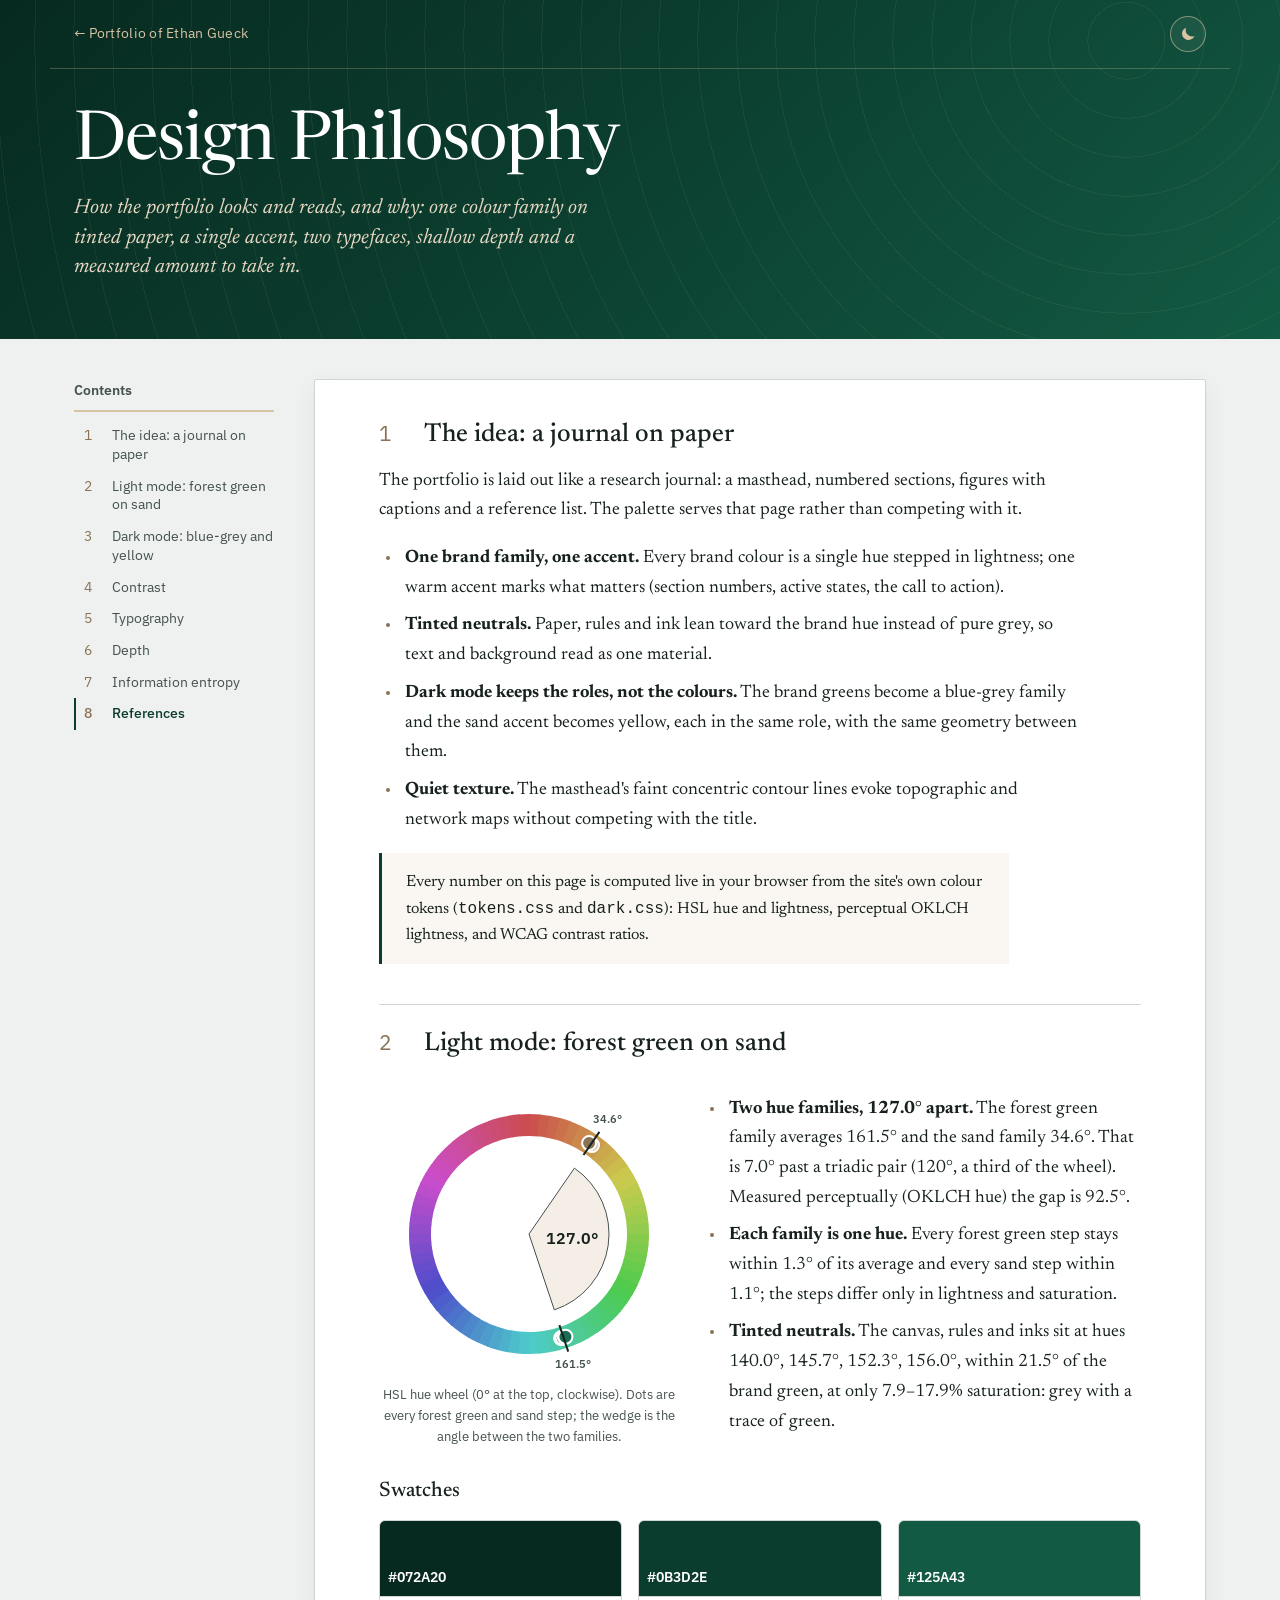
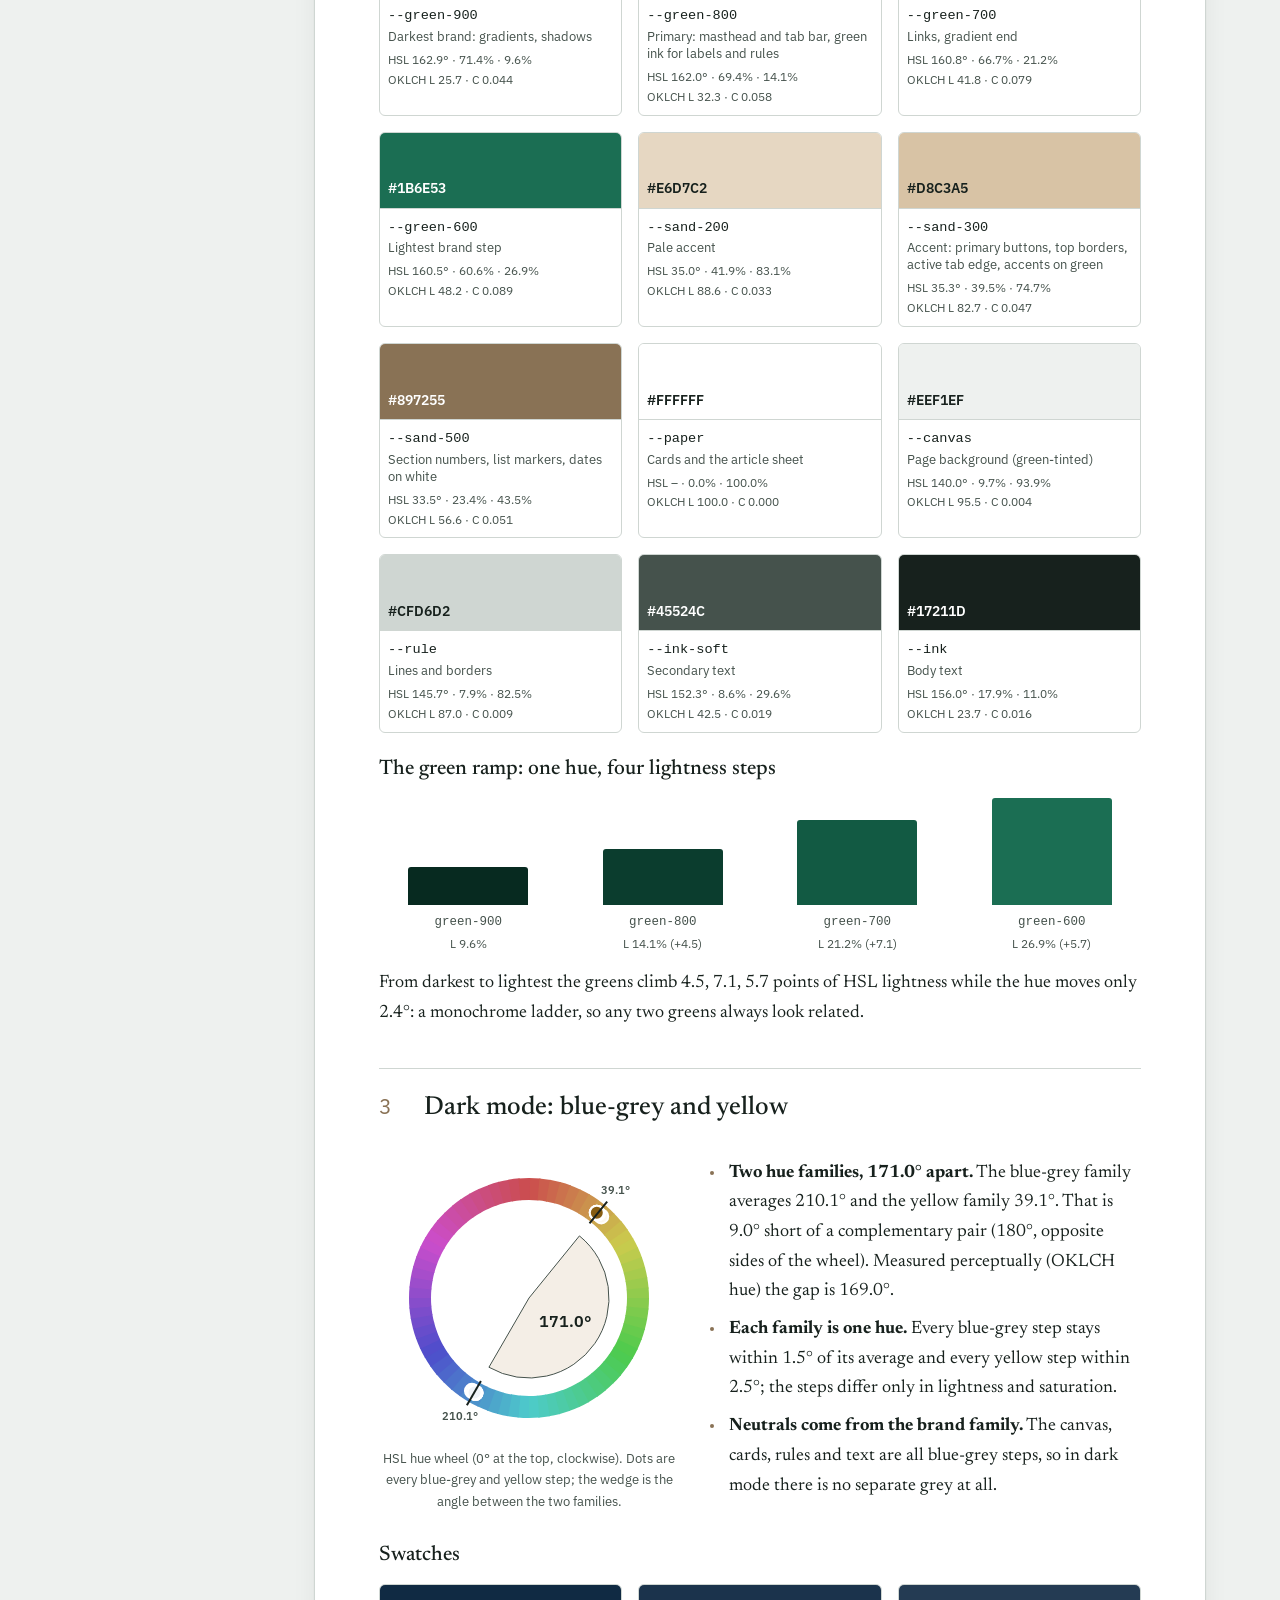
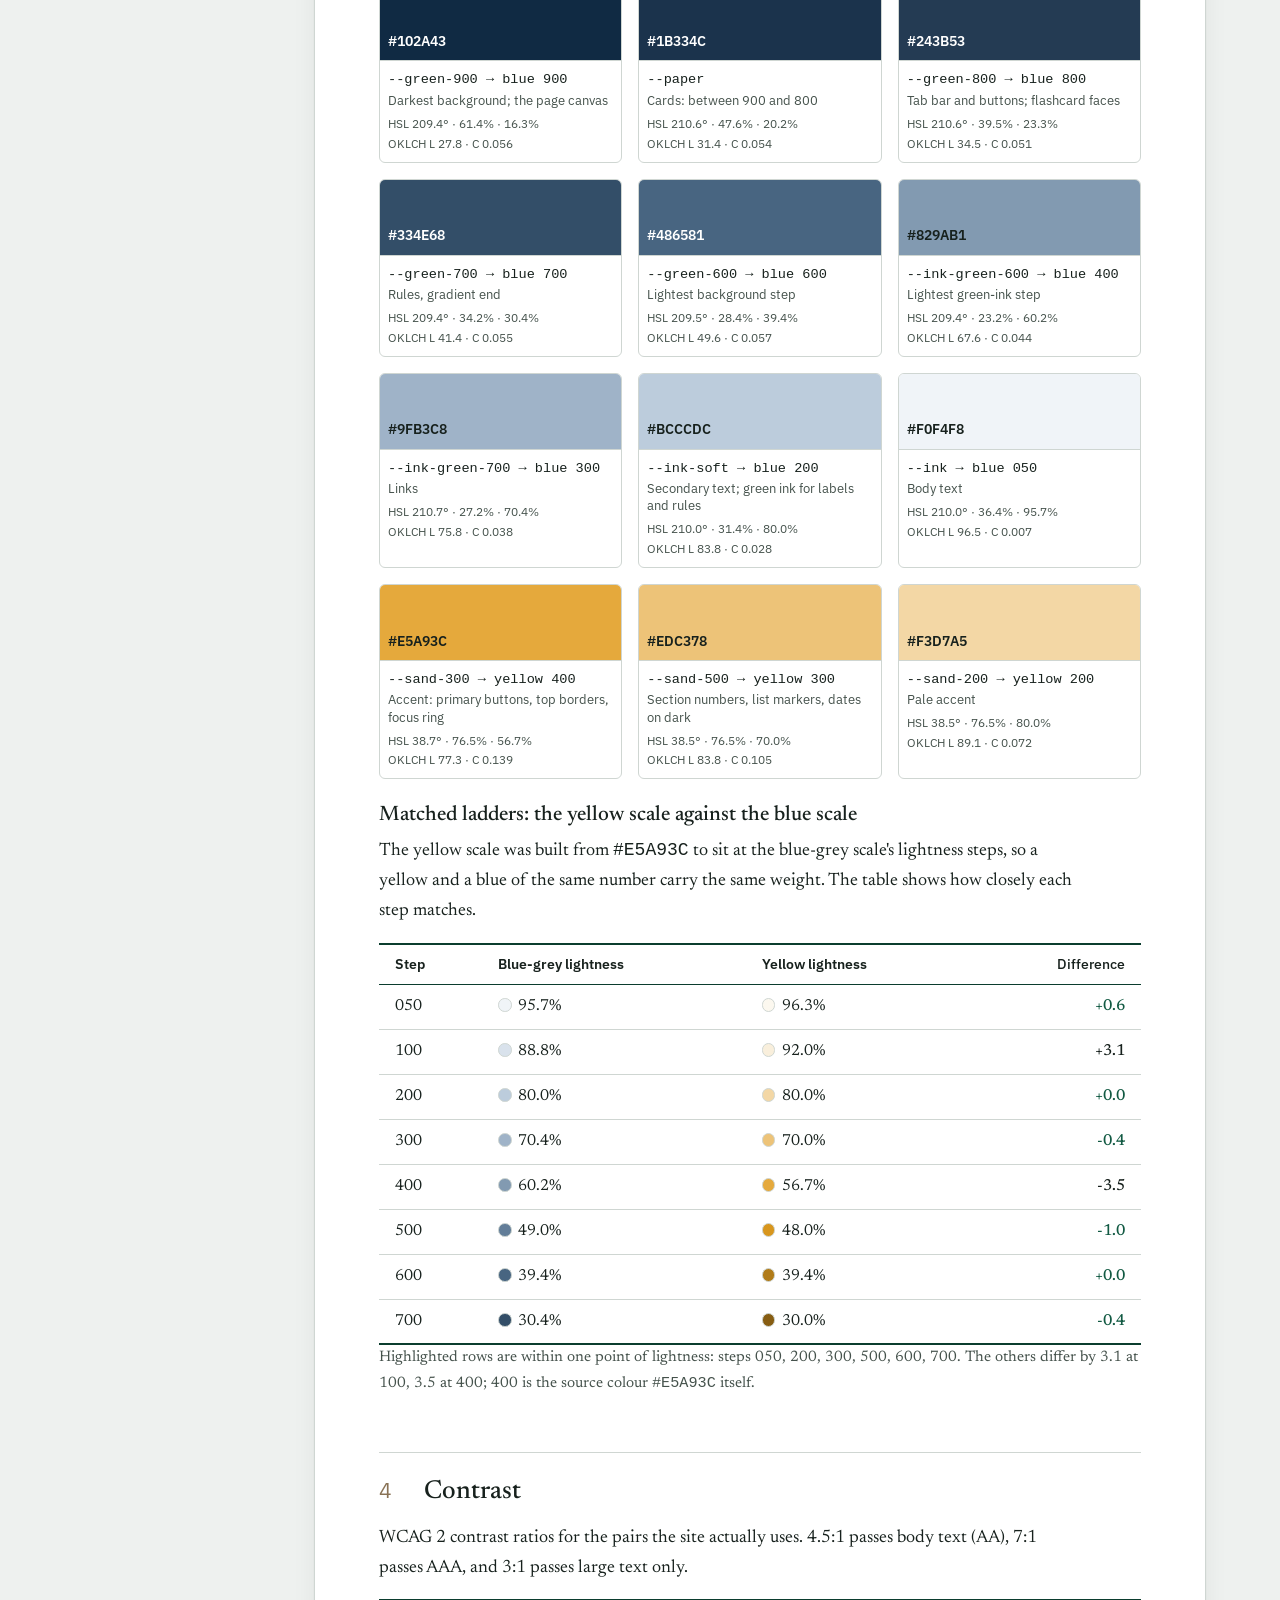
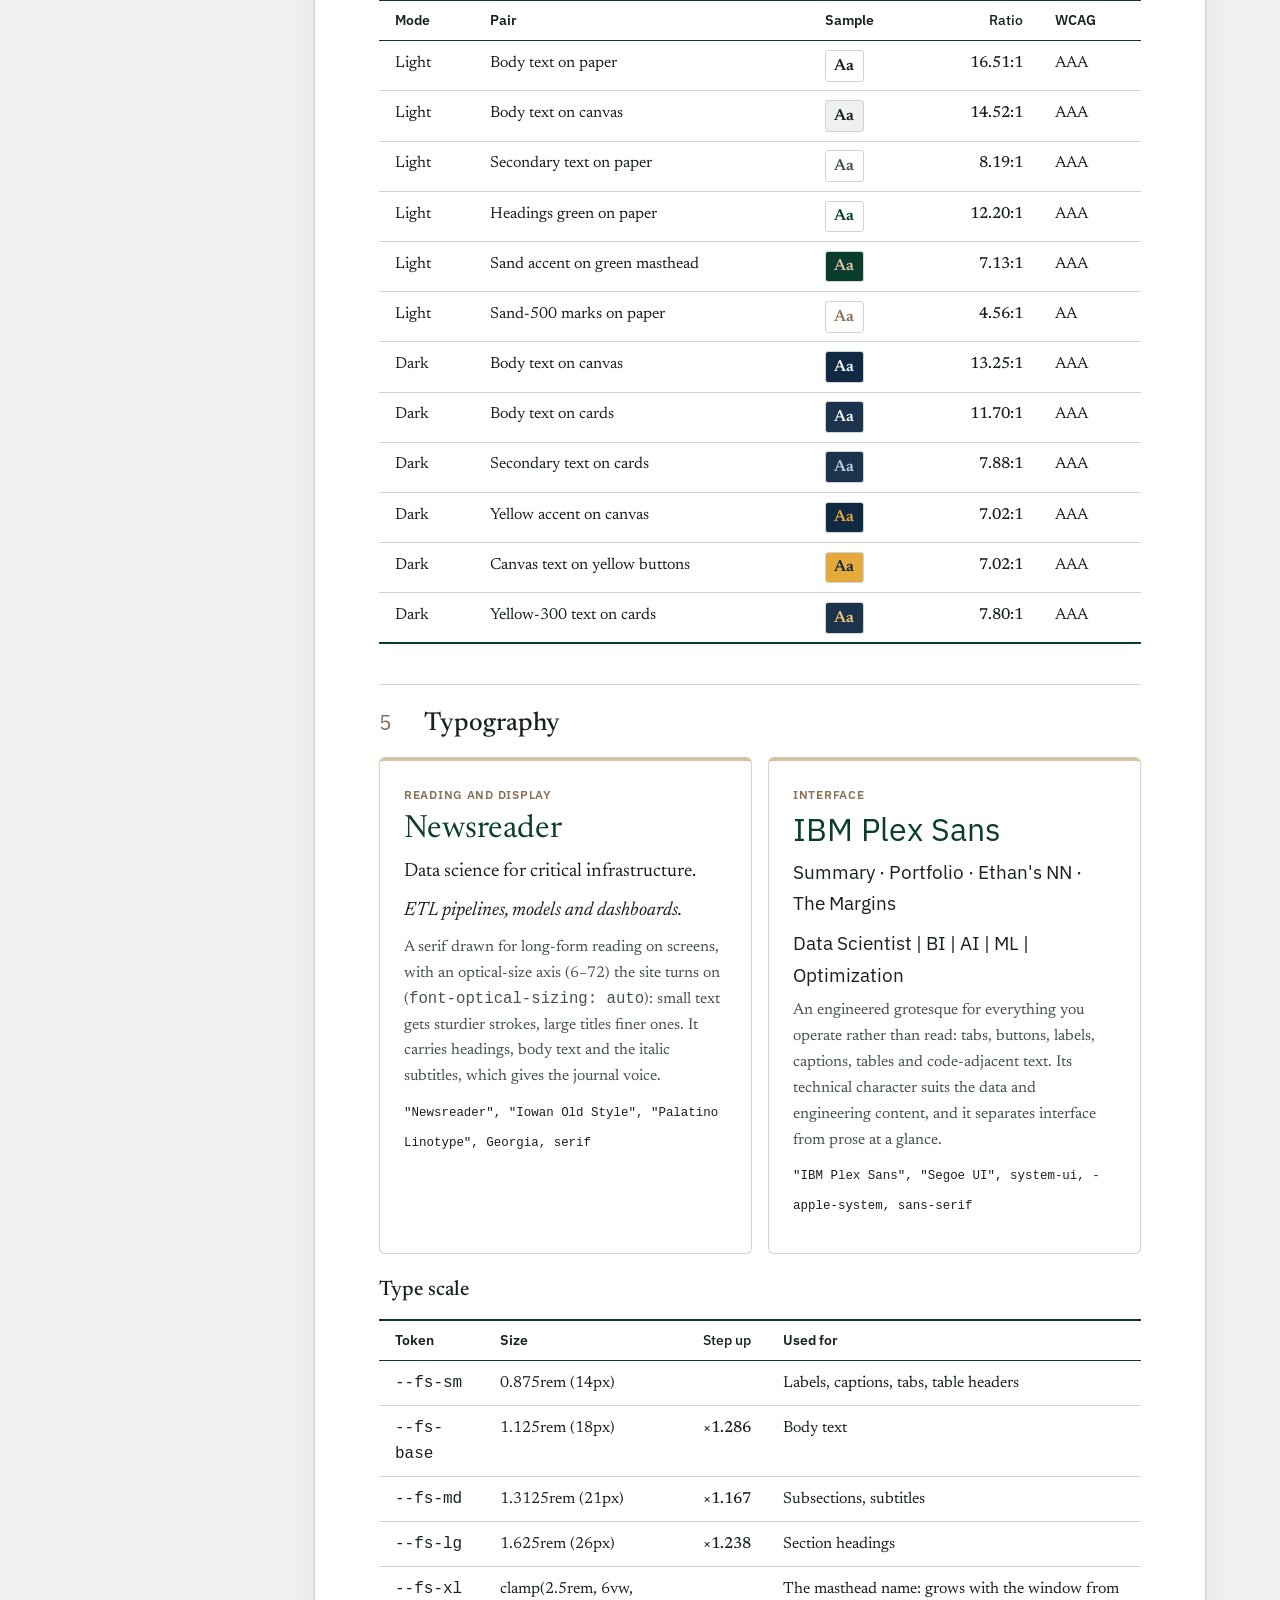
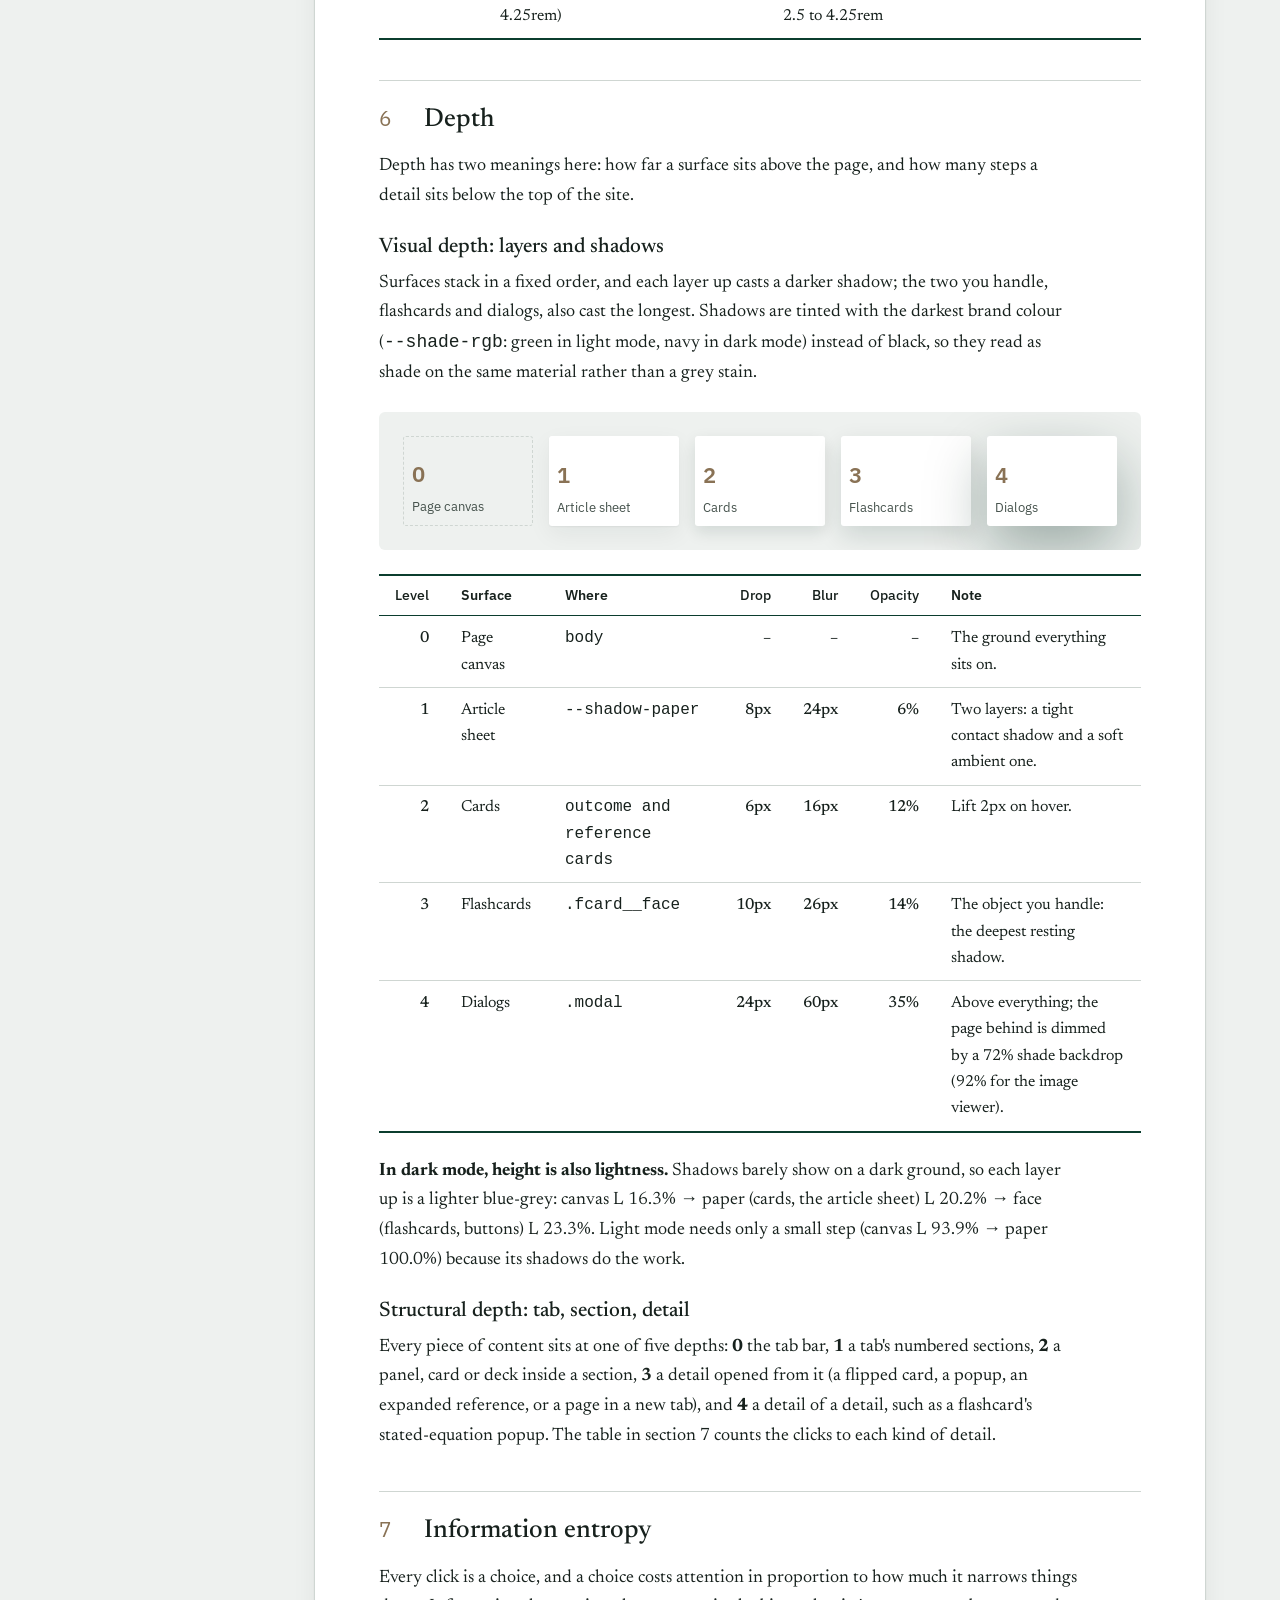
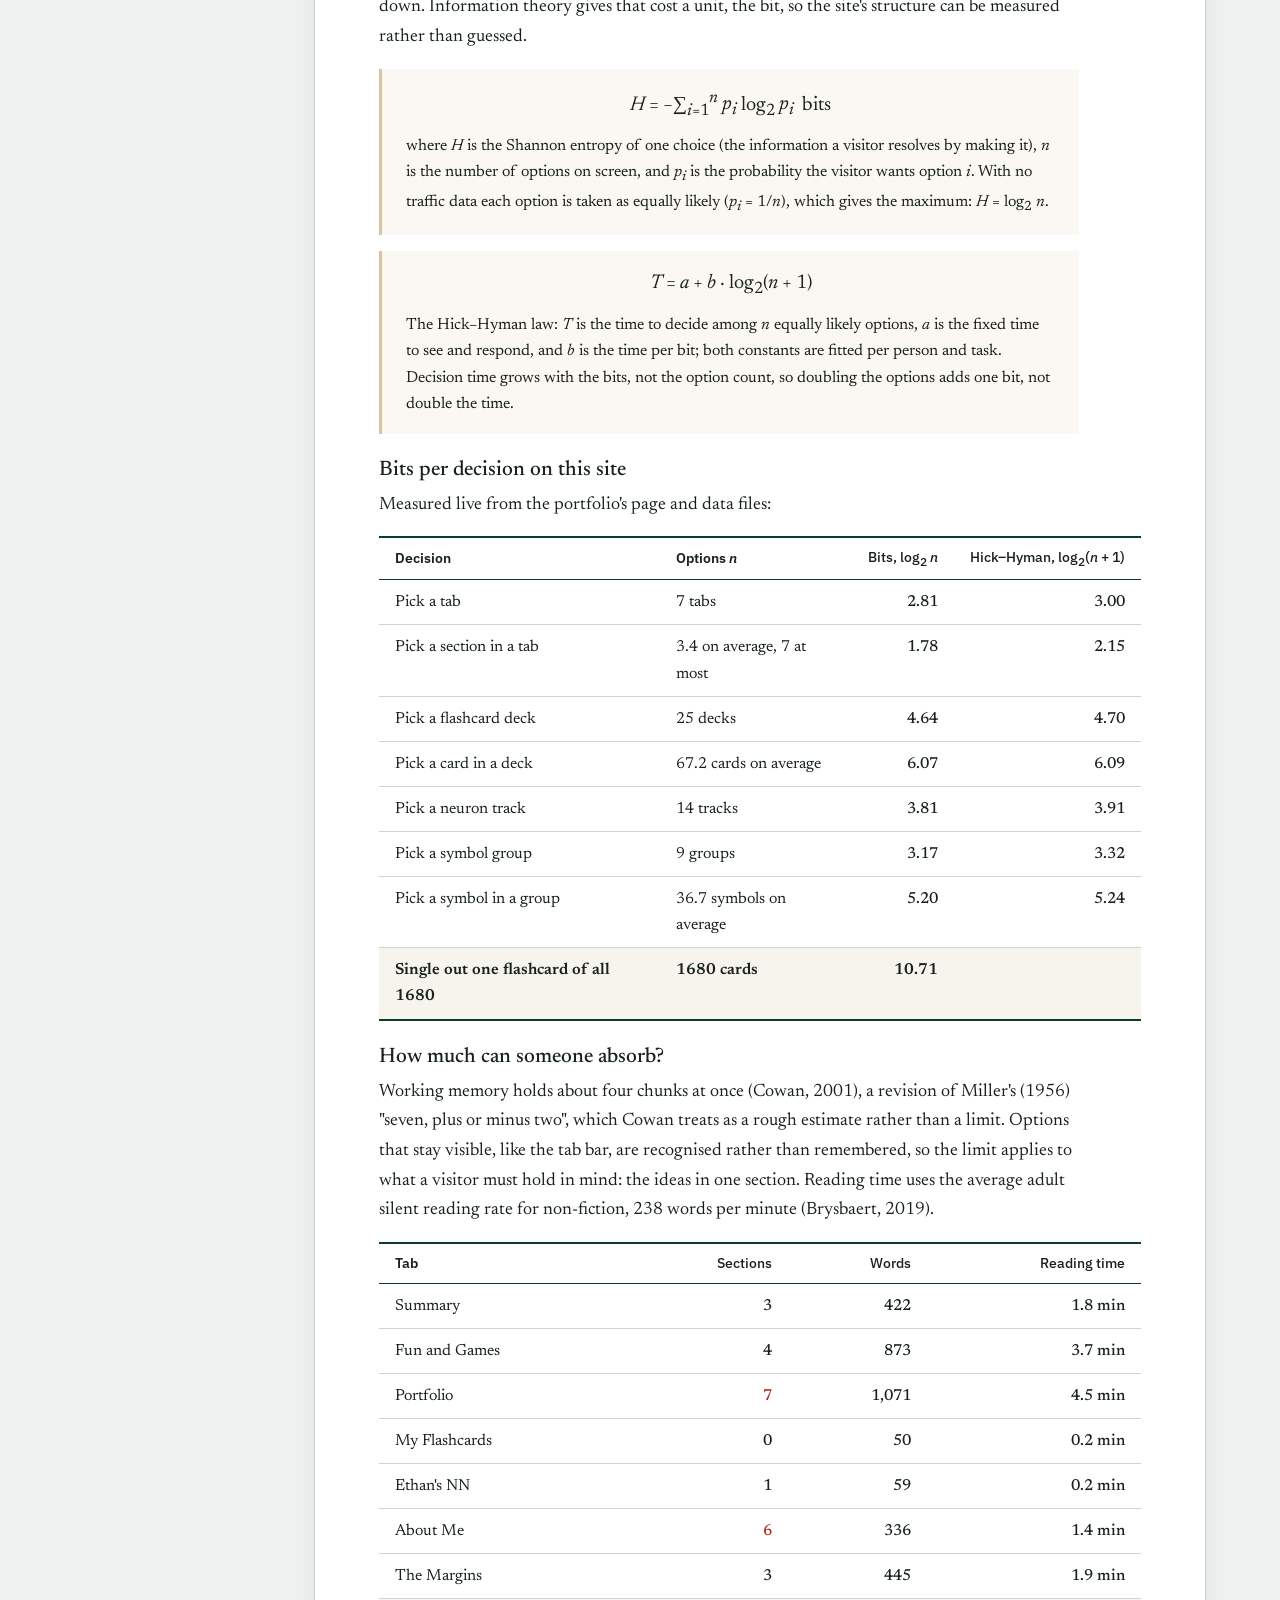
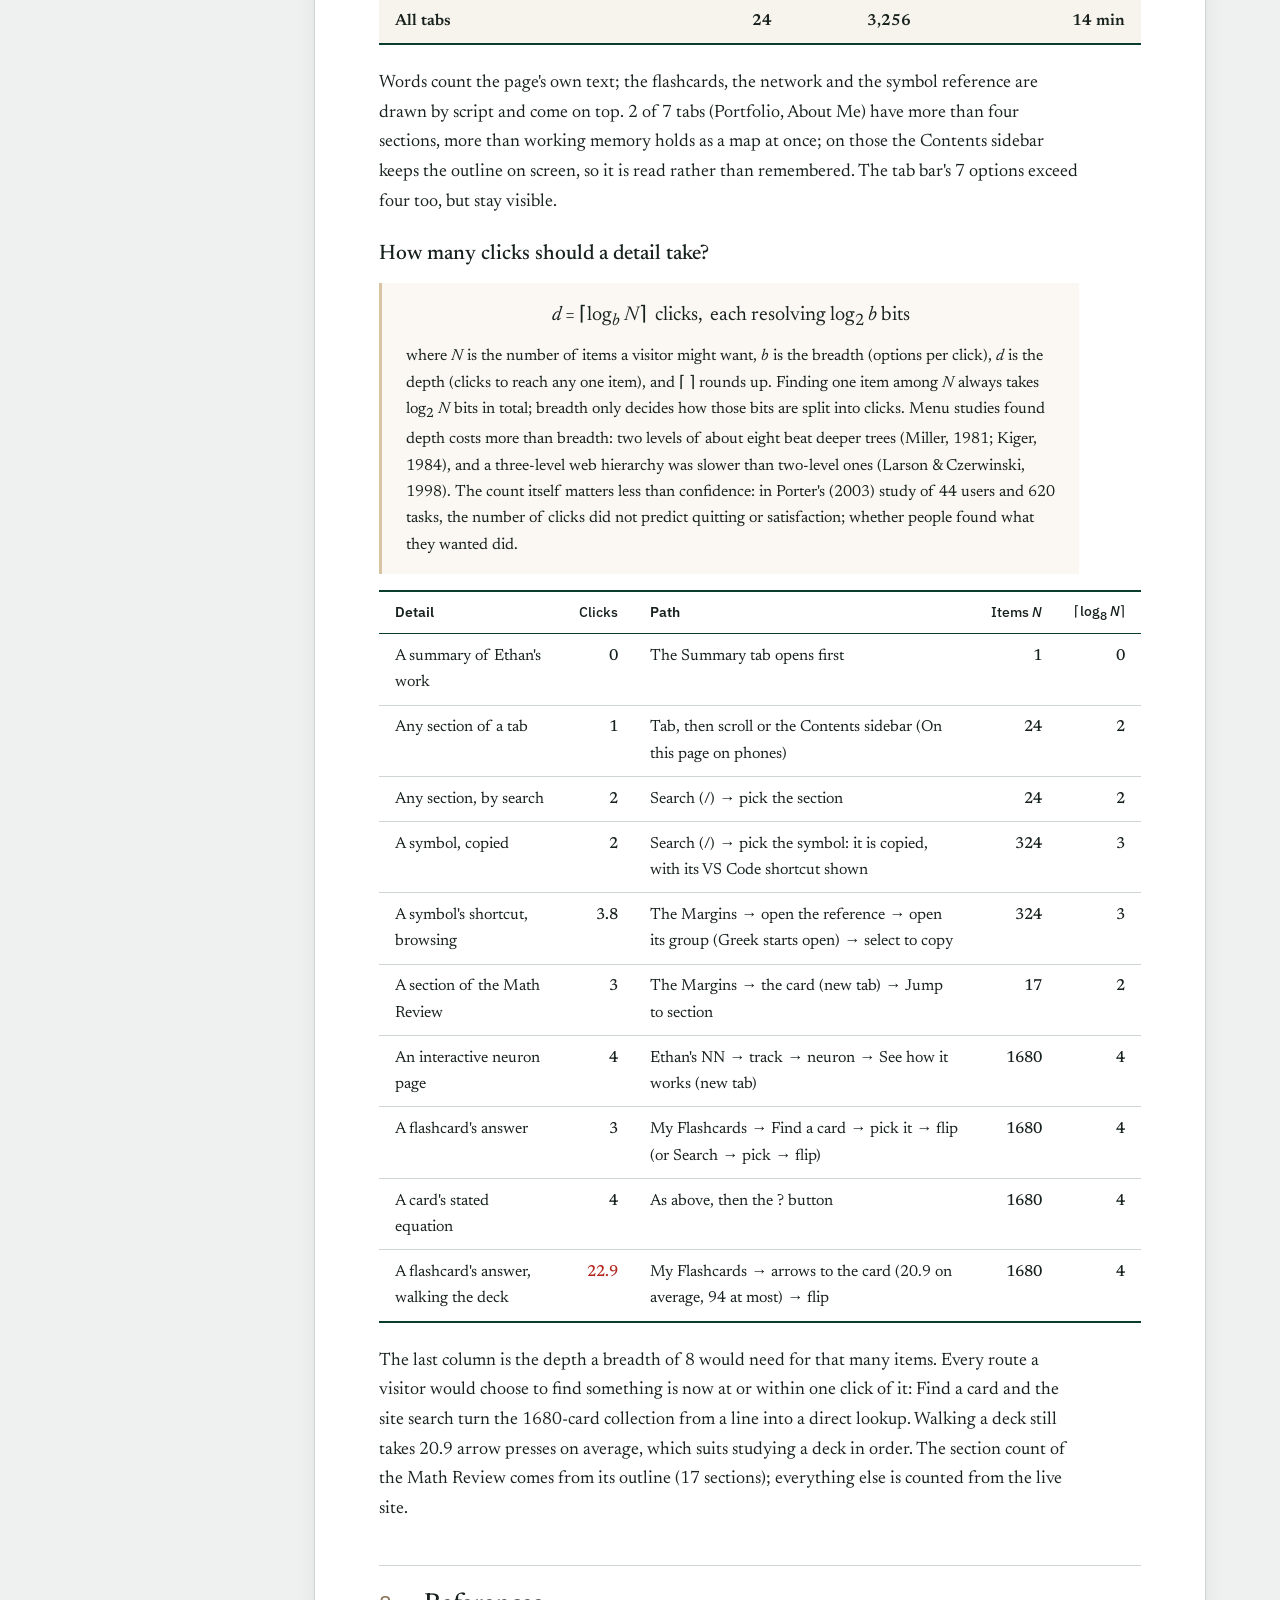
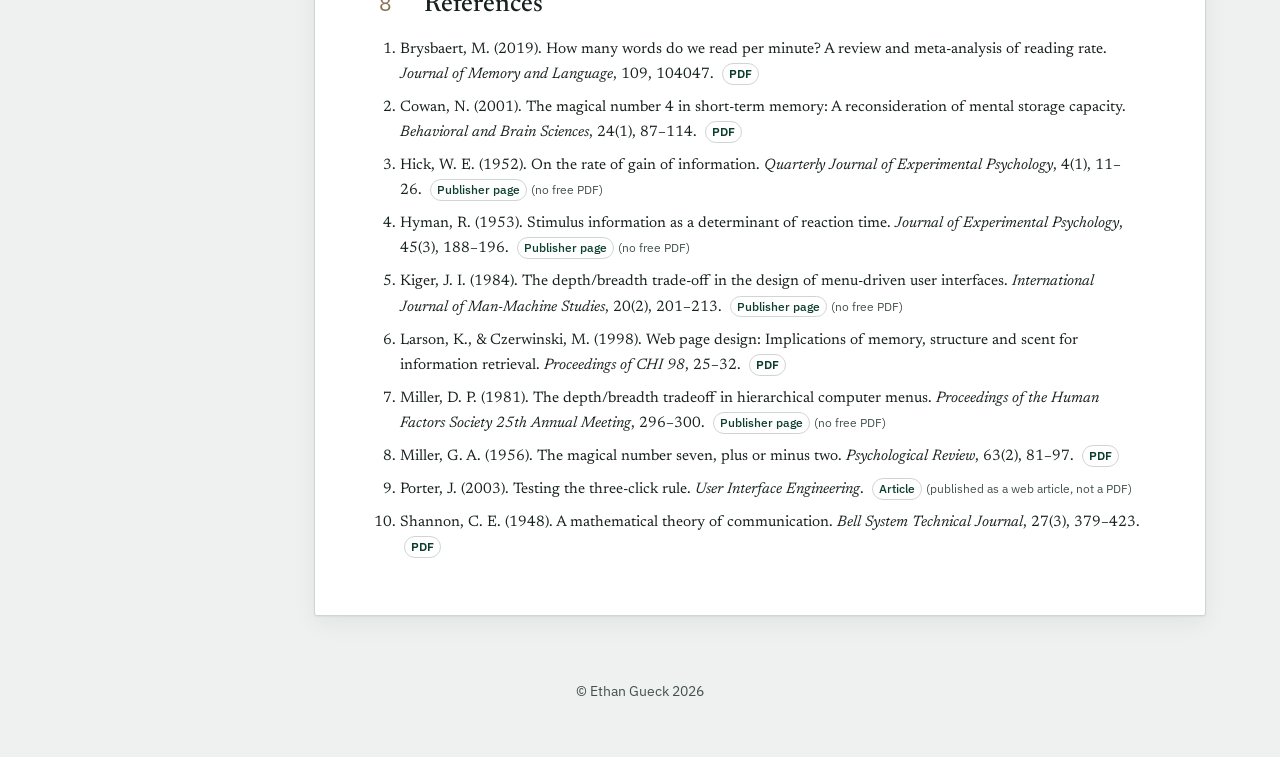
<file: design/index.html>
<!DOCTYPE html>
<html lang="en">
<head>
  <meta charset="utf-8">
  <meta name="viewport" content="width=device-width, initial-scale=1">
  <title>Design Philosophy | Ethan Gueck</title>
  <meta name="description" content="The design of Ethan Gueck's portfolio: the light and dark colour schemes, the geometry between their colours, and the typefaces.">
  <meta name="author" content="Ethan Gueck">
  <meta name="theme-color" content="#0B3D2E">
  <link rel="icon" href="../assets/img/favicon.svg" type="image/svg+xml">
  <!-- Dark mode before first paint: the portfolio's saved choice (localStorage "pp-theme"). -->
  <script>try { if (localStorage.getItem('pp-theme') === 'dark') document.documentElement.dataset.theme = 'dark'; } catch (e) {}</script>
  <link rel="preconnect" href="https://fonts.googleapis.com">
  <link rel="preconnect" href="https://fonts.gstatic.com" crossorigin>
  <link href="https://fonts.googleapis.com/css2?family=Newsreader:ital,opsz,wght@0,6..72,400;0,6..72,500;0,6..72,600;1,6..72,400;1,6..72,500&family=IBM+Plex+Sans:wght@400;500;600&display=swap" rel="stylesheet">
  <link rel="stylesheet" href="../assets/css/tokens.css">
  <link rel="stylesheet" href="../assets/css/base.css">
  <link rel="stylesheet" href="../assets/css/components/article.css">
  <link rel="stylesheet" href="../assets/css/components/header.css">
  <link rel="stylesheet" href="../assets/css/dark.css">
  <link rel="stylesheet" href="design.css">
  <script src="design.js" defer></script>
</head>
<body>
  <header class="masthead">
    <div class="masthead__bar container">
      <a class="masthead__journal" href="../#margins">← Portfolio of Ethan Gueck</a>
      <button class="theme-toggle" type="button" data-theme-toggle aria-pressed="false" aria-label="Switch to dark mode" title="Dark mode">
        <svg class="theme-toggle__moon" viewBox="0 0 24 24" aria-hidden="true"><path d="M20.5 14.5A8.5 8.5 0 0 1 9.5 3.5a8.5 8.5 0 1 0 11 11z"/></svg>
        <svg class="theme-toggle__sun" viewBox="0 0 24 24" aria-hidden="true"><circle cx="12" cy="12" r="4.2"/><path d="M12 2.5v2.2M12 19.3v2.2M2.5 12h2.2M19.3 12h2.2M5.3 5.3l1.6 1.6M17.1 17.1l1.6 1.6M5.3 18.7l1.6-1.6M17.1 6.9l1.6-1.6"/></svg>
      </button>
    </div>
    <div class="container design-title">
      <h1 class="masthead__name">Design Philosophy</h1>
      <p class="masthead__subtitle">How the portfolio looks and reads, and why: one colour family on tinted paper, a single accent, two typefaces, shallow depth and a measured amount to take in.</p>
    </div>
  </header>

  <div class="container design-layout">
    <nav class="design-toc" aria-label="On this page">
      <details class="design-toc__box" open>
        <summary class="design-toc__heading">Contents</summary>
        <ol class="design-toc__list" data-design-toc></ol>
      </details>
    </nav>
  <main class="design-main">
    <article class="article">
      <h2 id="d-idea"><span class="sec-num">1</span>The idea: a journal on paper</h2>
      <p>The portfolio is laid out like a research journal: a masthead, numbered sections, figures with captions and a reference list. The palette serves that page rather than competing with it.</p>
      <ul class="prose-list">
        <li><strong>One brand family, one accent.</strong> Every brand colour is a single hue stepped in lightness; one warm accent marks what matters (section numbers, active states, the call to action).</li>
        <li><strong>Tinted neutrals.</strong> Paper, rules and ink lean toward the brand hue instead of pure grey, so text and background read as one material.</li>
        <li><strong>Dark mode keeps the roles, not the colours.</strong> The brand greens become a blue-grey family and the sand accent becomes yellow, each in the same role, with the same geometry between them.</li>
        <li><strong>Quiet texture.</strong> The masthead's faint concentric contour lines evoke topographic and network maps without competing with the title.</li>
      </ul>
      <p class="note">Every number on this page is computed live in your browser from the site's own colour tokens (<code>tokens.css</code> and <code>dark.css</code>): HSL hue and lightness, perceptual OKLCH lightness, and WCAG contrast ratios.</p>

      <h2 id="d-light"><span class="sec-num">2</span>Light mode: forest green on sand</h2>
      <div class="design-split">
        <figure class="design-wheel" data-wheel="light"></figure>
        <div data-geometry="light"></div>
      </div>
      <h3>Swatches</h3>
      <div class="swatches" data-swatches="light"></div>
      <h3>The green ramp: one hue, four lightness steps</h3>
      <div data-ramp="light"></div>

      <h2 id="d-dark"><span class="sec-num">3</span>Dark mode: blue-grey and yellow</h2>
      <div class="design-split">
        <figure class="design-wheel" data-wheel="dark"></figure>
        <div data-geometry="dark"></div>
      </div>
      <h3>Swatches</h3>
      <div class="swatches" data-swatches="dark"></div>
      <h3>Matched ladders: the yellow scale against the blue scale</h3>
      <p>The yellow scale was built from <code>#E5A93C</code> to sit at the blue-grey scale's lightness steps, so a yellow and a blue of the same number carry the same weight. The table shows how closely each step matches.</p>
      <div class="table-wrap" data-ladder></div>

      <h2 id="d-contrast"><span class="sec-num">4</span>Contrast</h2>
      <p>WCAG 2 contrast ratios for the pairs the site actually uses. 4.5:1 passes body text (AA), 7:1 passes AAA, and 3:1 passes large text only.</p>
      <div class="table-wrap" data-contrast></div>

      <h2 id="d-type"><span class="sec-num">5</span>Typography</h2>
      <div class="type-grid">
        <section class="type-card type-card--serif">
          <p class="type-card__label">Reading and display</p>
          <p class="type-card__name">Newsreader</p>
          <p class="type-card__sample">Data science for critical infrastructure.</p>
          <p class="type-card__sample type-card__sample--italic">ETL pipelines, models and dashboards.</p>
          <p class="type-card__why">A serif drawn for long-form reading on screens, with an optical-size axis (6–72) the site turns on (<code>font-optical-sizing: auto</code>): small text gets sturdier strokes, large titles finer ones. It carries headings, body text and the italic subtitles, which gives the journal voice.</p>
          <p class="type-card__stack"><code>"Newsreader", "Iowan Old Style", "Palatino Linotype", Georgia, serif</code></p>
        </section>
        <section class="type-card type-card--sans">
          <p class="type-card__label">Interface</p>
          <p class="type-card__name">IBM Plex Sans</p>
          <p class="type-card__sample">Summary · Portfolio · Ethan's NN · The Margins</p>
          <p class="type-card__sample">Data Scientist | BI | AI | ML | Optimization</p>
          <p class="type-card__why">An engineered grotesque for everything you operate rather than read: tabs, buttons, labels, captions, tables and code-adjacent text. Its technical character suits the data and engineering content, and it separates interface from prose at a glance.</p>
          <p class="type-card__stack"><code>"IBM Plex Sans", "Segoe UI", system-ui, -apple-system, sans-serif</code></p>
        </section>
      </div>
      <h3>Type scale</h3>
      <div class="table-wrap" data-scale></div>

      <h2 id="d-depth"><span class="sec-num">6</span>Depth</h2>
      <p>Depth has two meanings here: how far a surface sits above the page, and how many steps a detail sits below the top of the site.</p>
      <h3>Visual depth: layers and shadows</h3>
      <p>Surfaces stack in a fixed order, and each layer up casts a darker shadow; the two you handle, flashcards and dialogs, also cast the longest. Shadows are tinted with the darkest brand colour (<code>--shade-rgb</code>: green in light mode, navy in dark mode) instead of black, so they read as shade on the same material rather than a grey stain.</p>
      <div class="depth-demo" data-depth-demo></div>
      <div class="table-wrap" data-elevation></div>
      <p data-dark-depth></p>

      <h3>Structural depth: tab, section, detail</h3>
      <p>Every piece of content sits at one of five depths: <strong>0</strong> the tab bar, <strong>1</strong> a tab's numbered sections, <strong>2</strong> a panel, card or deck inside a section, <strong>3</strong> a detail opened from it (a flipped card, a popup, an expanded reference, or a page in a new tab), and <strong>4</strong> a detail of a detail, such as a flashcard's stated-equation popup. The table in section 7 counts the clicks to each kind of detail.</p>

      <h2 id="d-entropy"><span class="sec-num">7</span>Information entropy</h2>
      <p>Every click is a choice, and a choice costs attention in proportion to how much it narrows things down. Information theory gives that cost a unit, the bit, so the site's structure can be measured rather than guessed.</p>
      <div class="formula-block">
        <p class="formula-block__eq"><var>H</var> = −∑<sub><var>i</var>=1</sub><sup><var>n</var></sup> <var>p<sub>i</sub></var> log<sub>2</sub> <var>p<sub>i</sub></var> &nbsp;bits</p>
        <p>where <var>H</var> is the Shannon entropy of one choice (the information a visitor resolves by making it), <var>n</var> is the number of options on screen, and <var>p<sub>i</sub></var> is the probability the visitor wants option <var>i</var>. With no traffic data each option is taken as equally likely (<var>p<sub>i</sub></var> = 1/<var>n</var>), which gives the maximum: <var>H</var> = log<sub>2</sub> <var>n</var>.</p>
      </div>
      <div class="formula-block">
        <p class="formula-block__eq"><var>T</var> = <var>a</var> + <var>b</var> · log<sub>2</sub>(<var>n</var> + 1)</p>
        <p>The Hick–Hyman law: <var>T</var> is the time to decide among <var>n</var> equally likely options, <var>a</var> is the fixed time to see and respond, and <var>b</var> is the time per bit; both constants are fitted per person and task. Decision time grows with the bits, not the option count, so doubling the options adds one bit, not double the time.</p>
      </div>
      <h3>Bits per decision on this site</h3>
      <p>Measured live from the portfolio's page and data files:</p>
      <div class="table-wrap" data-bits></div>

      <h3>How much can someone absorb?</h3>
      <p>Working memory holds about four chunks at once (Cowan, 2001), a revision of Miller's (1956) "seven, plus or minus two", which Cowan treats as a rough estimate rather than a limit. Options that stay visible, like the tab bar, are recognised rather than remembered, so the limit applies to what a visitor must hold in mind: the ideas in one section. Reading time uses the average adult silent reading rate for non-fiction, 238 words per minute (Brysbaert, 2019).</p>
      <div class="table-wrap" data-absorb></div>
      <p data-absorb-note></p>

      <h3>How many clicks should a detail take?</h3>
      <div class="formula-block">
        <p class="formula-block__eq"><var>d</var> = ⌈log<sub><var>b</var></sub> <var>N</var>⌉ &nbsp;clicks, &nbsp;each resolving log<sub>2</sub> <var>b</var> bits</p>
        <p>where <var>N</var> is the number of items a visitor might want, <var>b</var> is the breadth (options per click), <var>d</var> is the depth (clicks to reach any one item), and ⌈ ⌉ rounds up. Finding one item among <var>N</var> always takes log<sub>2</sub> <var>N</var> bits in total; breadth only decides how those bits are split into clicks. Menu studies found depth costs more than breadth: two levels of about eight beat deeper trees (Miller, 1981; Kiger, 1984), and a three-level web hierarchy was slower than two-level ones (Larson &amp; Czerwinski, 1998). The count itself matters less than confidence: in Porter's (2003) study of 44 users and 620 tasks, the number of clicks did not predict quitting or satisfaction; whether people found what they wanted did.</p>
      </div>
      <div class="table-wrap" data-clicks></div>
      <p data-clicks-note></p>

      <h2 id="d-refs"><span class="sec-num">8</span>References</h2>
      <ol class="design-refs">
        <li>Brysbaert, M. (2019). How many words do we read per minute? A review and meta-analysis of reading rate. <em>Journal of Memory and Language</em>, 109, 104047. <a class="ref-link" href="https://www.gwern.net/doc/psychology/linguistics/2019-brysbaert.pdf" target="_blank" rel="noopener">PDF</a></li>
        <li>Cowan, N. (2001). The magical number 4 in short-term memory: A reconsideration of mental storage capacity. <em>Behavioral and Brain Sciences</em>, 24(1), 87–114. <a class="ref-link" href="https://memory.psych.missouri.edu/assets/doc/articles/2001/cowan-bbs-2001.pdf" target="_blank" rel="noopener">PDF</a></li>
        <li>Hick, W. E. (1952). On the rate of gain of information. <em>Quarterly Journal of Experimental Psychology</em>, 4(1), 11–26. <a class="ref-link ref-link--pub" href="https://doi.org/10.1080/17470215208416600" target="_blank" rel="noopener">Publisher page</a> <span class="ref-note">(no free PDF)</span></li>
        <li>Hyman, R. (1953). Stimulus information as a determinant of reaction time. <em>Journal of Experimental Psychology</em>, 45(3), 188–196. <a class="ref-link ref-link--pub" href="https://doi.org/10.1037/h0056940" target="_blank" rel="noopener">Publisher page</a> <span class="ref-note">(no free PDF)</span></li>
        <li>Kiger, J. I. (1984). The depth/breadth trade-off in the design of menu-driven user interfaces. <em>International Journal of Man-Machine Studies</em>, 20(2), 201–213. <a class="ref-link ref-link--pub" href="https://doi.org/10.1016/S0020-7373(84)80018-8" target="_blank" rel="noopener">Publisher page</a> <span class="ref-note">(no free PDF)</span></li>
        <li>Larson, K., &amp; Czerwinski, M. (1998). Web page design: Implications of memory, structure and scent for information retrieval. <em>Proceedings of CHI 98</em>, 25–32. <a class="ref-link" href="https://www.microsoft.com/en-us/research/wp-content/uploads/2016/12/chi98_webdesign.pdf" target="_blank" rel="noopener">PDF</a></li>
        <li>Miller, D. P. (1981). The depth/breadth tradeoff in hierarchical computer menus. <em>Proceedings of the Human Factors Society 25th Annual Meeting</em>, 296–300. <a class="ref-link ref-link--pub" href="https://doi.org/10.1177/107118138102500179" target="_blank" rel="noopener">Publisher page</a> <span class="ref-note">(no free PDF)</span></li>
        <li>Miller, G. A. (1956). The magical number seven, plus or minus two. <em>Psychological Review</em>, 63(2), 81–97. <a class="ref-link" href="https://labs.la.utexas.edu/gilden/files/2016/04/MagicNumberSeven-Miller1956.pdf" target="_blank" rel="noopener">PDF</a></li>
        <li>Porter, J. (2003). Testing the three-click rule. <em>User Interface Engineering</em>. <a class="ref-link ref-link--pub" href="https://articles.centercentre.com/three_click_rule/" target="_blank" rel="noopener">Article</a> <span class="ref-note">(published as a web article, not a PDF)</span></li>
        <li>Shannon, C. E. (1948). A mathematical theory of communication. <em>Bell System Technical Journal</em>, 27(3), 379–423. <a class="ref-link" href="https://people.math.harvard.edu/~ctm/home/text/others/shannon/entropy/entropy.pdf" target="_blank" rel="noopener">PDF</a></li>
      </ol>
    </article>
  </main>
  </div>

  <footer class="design-foot">© Ethan Gueck 2026</footer>
</body>
</html>
</file>
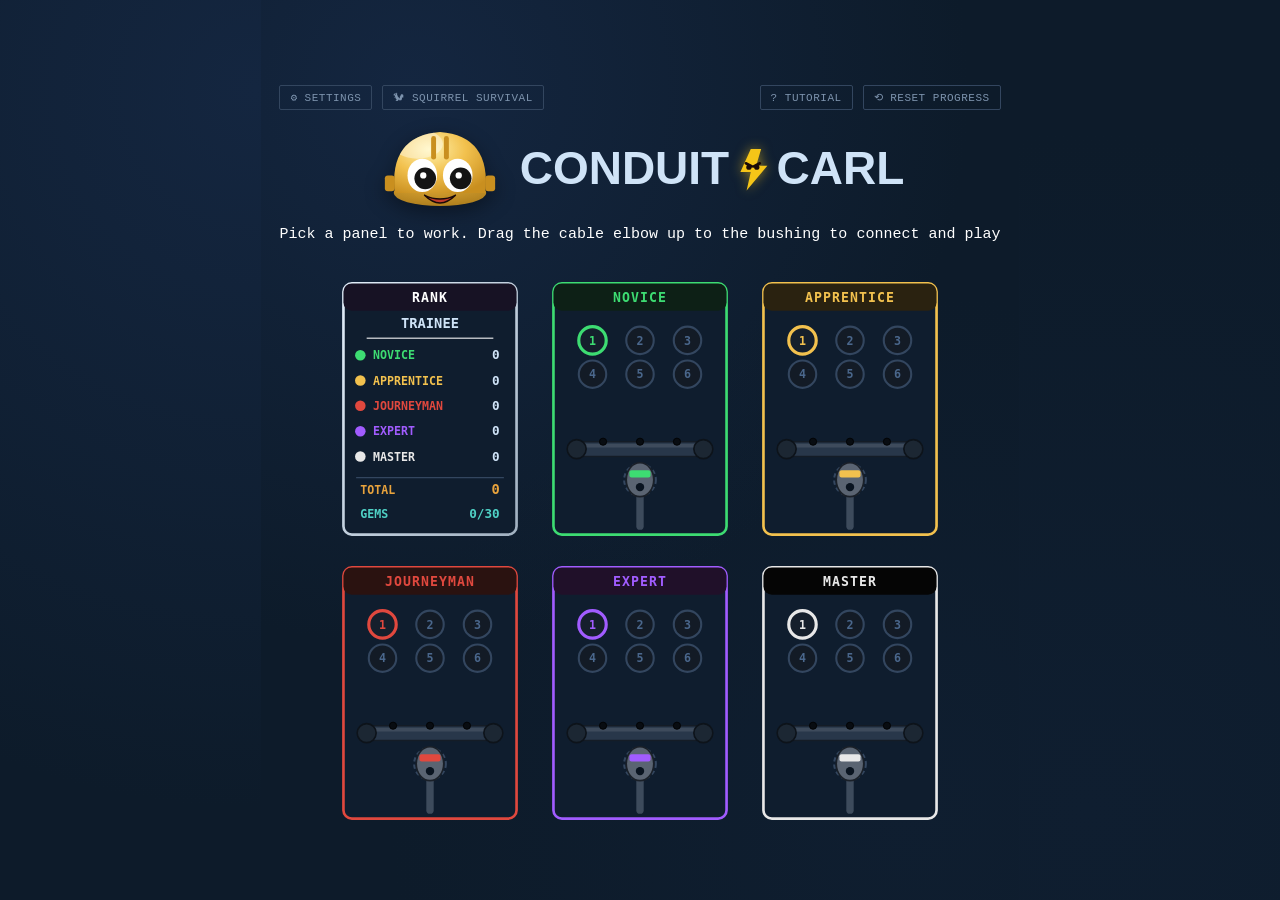
<file: games/conduit-carl/conduit-carl.html>
<!DOCTYPE html>
<html lang="en">
<head>
<meta charset="UTF-8">
<meta name="viewport" content="width=device-width, initial-scale=1, maximum-scale=1, user-scalable=no, viewport-fit=cover">
<meta name="mobile-web-app-capable" content="yes">
<meta name="apple-mobile-web-app-capable" content="yes">
<meta name="apple-mobile-web-app-status-bar-style" content="black-translucent">
<title>CONDUIT CARL — Switching Cabinet Wiring Sim</title>
<style>
  :root{
    --bg:#0d1b2a;
    --panel:#13233a;
    --steel:#1b2a3d;
    --steel-light:#243a55;
    --tunnel:#0a1420;
    --copper:#e8a33d;
    --copper-dim:#8a5f22;
    --cyan:#4fd1c5;
    --danger:#e0483e;
    --warn:#f2c14e;
    --ink:#cfe3f7;
    --ink-dim:#7d93ad;
    --mono: ui-monospace, "SF Mono", Consolas, "Courier New", monospace;
    --grot: "Segoe UI", "Arial Narrow", Arial, sans-serif;
  }
  *{box-sizing:border-box;}
  html,body{
    margin:0; padding:0; height:100%;
    background:
      radial-gradient(circle at 20% 10%, #142640 0%, transparent 55%),
      radial-gradient(circle at 85% 90%, #0f1e30 0%, transparent 50%),
      var(--bg);
    color:var(--ink);
    font-family:var(--grot);
    display:flex; align-items:center; justify-content:center;
    overflow:hidden;
  }
  #rig{
    display:flex; flex-direction:column; align-items:center;
    gap:10px; padding:18px;
  }
  /* Mobile: the whole rig becomes a fullscreen flex column instead of a
     centered, size-to-content block. That's the actual fix for the game
     board rendering tiny — previously #rig just sized to its content with
     no reliable relationship to the viewport, so any attempt to compute
     "available space" in JS was measuring against an unstable baseline.
     Here the browser's own flex layout does that work: header and HUD
     take their natural size, #stageWrap gets flex:1 and is handed
     whatever's actually left, and JS only needs to read that back rather
     than reconstruct it by hand. */
  #rig.mobileActive{
    /* Same gradient as html/body, repeated here rather than just relying
       on it showing through from behind — #rig.mobileActive is itself
       position:fixed; inset:0, exactly covering the viewport, so this
       guarantees the gradient renders correctly aligned to what's
       actually on screen even if a mobile browser's dynamic toolbar
       makes the body's own box not quite match at some transient moment,
       rather than depending on two separately-positioned elements
       happening to line up. */
    background:
      radial-gradient(circle at 20% 10%, #142640 0%, transparent 55%),
      radial-gradient(circle at 85% 90%, #0f1e30 0%, transparent 50%),
      var(--bg);
    position:fixed; inset:0; height:100dvh; height:100vh;
    padding:6px 6px 200px; gap:6px;
    overflow:hidden;
  }
  #rig.mobileActive #gameHeader{ display:none; } /* the decorative title only eats space the board needs during actual play */
  #stageWrap{ display:contents; }
  #rig.mobileActive #stageWrap{
    display:flex; /* must override the base display:contents above — an
      element with display:contents generates no box of its own at all,
      so clientWidth/clientHeight read back as 0 and the sizing math
      collapses to its safety-floor minimum (this was a real regression
      previously). Flex here (rather than plain block) additionally
      centers #stage for the case where #stage *isn't* absolutely
      positioned — mobile mode active but the device is landscape, so
      neither "mobileStaged" nor "mobileRotated" apply and #stage is just
      a normal block child — which otherwise left-aligns by default,
      leaving all the leftover space stacked on the right only. This
      doesn't interfere with the absolutely-positioned case (mobile +
      portrait): an absolutely positioned element is removed from normal
      flex flow entirely, so it centers itself via its own top/left/
      transform rule regardless of whatever the parent's flex alignment
      says. */
    align-items:center; justify-content:center;
    flex:1 1 auto; min-height:0; min-width:0; width:100%;
    position:relative; /* anchor point for #stage's absolute centering below */
    overflow:hidden;
  }
  #game{ max-width:100%; height:auto; } /* scales down to fit narrow screens without losing crispness */
  /* Mobile + portrait specifically (not just mobile mode generally — in
     mobile+landscape the plain width-fit layout below is already fine, and
     this centering only makes sense once JS has actually computed an
     explicit size for the stage): always center the stage within the
     available space by anchoring at top/left/50% and translating back by
     the element's own half-size, rather than flexbox centering. That's
     necessary once rotation is involved (the stage's own pre-rotation
     layout box can legitimately be wider than the space actually
     available, and flexbox centering an oversized item combined with
     overflow:hidden doesn't clip evenly in every browser), but applying
     it whenever this class is present — not only when also rotated —
     matters just as much for regular levels: those are rotated natively
     in the level *data* instead (see applyMobilePortraitLevelTransform),
     so the stage itself never gets the "mobileRotated" class at all, and
     this centering needs to apply regardless of whether that class is
     present. This was a real bug: centering used to live only on the
     ".mobileRotated" rule below, so regular levels — which never carry
     that class — got no centering whatsoever. */
  #stage.mobileStaged{
    position:absolute; top:50%; left:50%;
    transform: translate(-50%,-50%);
    transform-origin: center center;
  }
  #stage.mobileStaged.mobileRotated{
    transform: translate(-50%,-50%) rotate(90deg);
  }
  #gameHeader{
    text-align:center; margin-bottom:6px;
  }
  #gameHeader h1{
    font-family:var(--grot); font-weight:800; letter-spacing:0.5px;
    font-size:32px; margin:0; color:var(--ink);
    text-shadow:0 0 12px rgba(79,209,197,0.25);
  }
  #gameHeader h1 span{ color:var(--copper); }
  #gameHeader h1 span.gameHeaderBolt{
    display:inline-flex; width:1.0em; height:1.0em; vertical-align:-0.16em;
    margin:0 0.04em; filter:drop-shadow(0 0 5px rgba(245,197,24,0.5));
  }
  #gameHeader h1 span.gameHeaderBolt svg{ width:100%; height:100%; display:block; }
  #titleRow{
    display:flex; align-items:center; width:100%;
  }
  #hud{
    display:grid; grid-template-columns:1fr auto 1fr;
    align-items:center; width:100%;
    gap:18px; font-family:var(--mono); font-size:13px;
    color:var(--ink-dim);
  }
  /* Left/center/right grid instead of flex+space-between — the previous
     approach combined an odd number of independent flex items (home,
     legend, panel indicator, score, lives/circuits — hudTopButtons was
     display:contents, so home and legend weren't even grouped with each
     other) with a separately absolutely-centered .timebox on top of
     them. Whichever item space-between happened to land nearest the
     middle of that row would sit directly under the always-centered
     time, and the item spacing itself came out uneven since home/legend
     were spaced independently rather than as a pair. A real grid with a
     fixed center column for time and flexible equal side columns can't
     produce either problem — the two groups can never encroach on
     time's column, and each group's own internal gap is set once, not
     derived from how many total items happen to be in the row.
     hudLeftGroup/hudRightGroup exist purely for this desktop grouping;
     both stay display:contents on mobile below, where every item
     resumes being independent so the deliberate left-to-right sequence
     (cabinets/help, score, time, lives/circuits) is unaffected. */
  #hudLeftGroup{ display:flex; align-items:center; gap:18px; }
  #hudRightGroup{ display:flex; align-items:center; gap:18px; justify-content:flex-end; }
  #hudTopButtons{ display:contents; } /* desktop: home/legend stay independent flex items within hudLeftGroup */
  #rig.mobileActive #hud{
    display:flex; flex-wrap:nowrap; justify-content:space-between;
    align-items:center; gap:6px;
    font-size:11px; width:100%;
  }
  /* hudLeftGroup/hudRightGroup/hudTopButtons all stay display:contents on
     mobile (rather than becoming real flex rows) specifically so every
     item is independent again for the linear sequence — that's what lets
     the legend button move to the end of the row via `order` below,
     without needing any HTML restructuring. */
  #rig.mobileActive #hudLeftGroup{ display:contents; }
  #rig.mobileActive #hudRightGroup{ display:contents; }
  #rig.mobileActive #legendToggleBtn{ order:10; }
  #rig.mobileActive #scoreBox{ align-items:flex-start; }
  #rig.mobileActive #panelIndicator{ display:none; }
  #rig.mobileActive #livesCircuitsStack{
    display:flex; flex-direction:column; gap:2px; align-items:flex-end;
  }
  #rig.mobileActive #hud button{ font-size:10px; padding:4px 7px; }
  #rig.mobileActive #hud .scoreLine{ font-size:11px; } /* .scoreLine has its own explicit 13px normally, which otherwise overrides the 11px the rest of the mobile HUD uses */
  #hud b{ color:var(--warn); font-weight:600; }
  #hud .pairsdone{ color:var(--cyan); font-weight:600; }
  #hud .timebox{
    display:flex; align-items:center; gap:6px;
    /* Desktop: sits in the grid's own fixed center column above — no
       positioning trick needed, a grid column can't be encroached on by
       its neighbors the way absolute-over-flex could be. Mobile below
       instead sits in a specific place within the deliberate
       left-to-right sequence, same as every other mobile HUD item. */
  }
  #hud .scorebox{ display:flex; flex-direction:column; align-items:flex-end; line-height:1.2; }
  #hud .scoreLine{ font-size:13px; }
  #hud .scoreBest{ font-size:10px; color:var(--ink-dim); letter-spacing:0.5px; }
  #hud .scoreBest b{ color:var(--copper); font-weight:700; }
  #timeLeft, #hud b#timeLeft{
    font-size:30px; font-weight:800; letter-spacing:1px;
    font-variant-numeric:tabular-nums;
    text-shadow:0 0 10px currentColor;
    line-height:1;
  }
  #rig.mobileActive #timeLeft{ font-size:22px; } /* the earlier "smaller" request was meant for mobile specifically — desktop keeps the big glowing look */
  #stage{
    position:relative;
    border:2px solid #2c4262;
    border-radius:4px;
    box-shadow: 0 0 0 6px #0a1523, 0 20px 60px rgba(0,0,0,0.6), inset 0 0 40px rgba(0,0,0,0.5);
    background:var(--tunnel);
  }
  canvas{ display:block; image-rendering:pixelated; }
  #dangerVignette{
    position:absolute; inset:0; pointer-events:none;
    opacity:0; transition:opacity 0.15s linear;
    box-shadow: inset 0 0 60px 10px rgba(224,72,62,0.55), inset 0 0 140px 30px rgba(224,72,62,0.35);
  }
  #victoryFX{ position:absolute; inset:0; pointer-events:none; overflow:visible; z-index:45; }
  .victoryBorderFX{
    position:absolute; inset:0; border-radius:4px;
    animation: victoryBorderPulse 0.45s steps(1) infinite, victoryBorderWipe 1.1s ease-out forwards;
  }
  @keyframes victoryBorderPulse{
    0%{   box-shadow: 0 0 0 3px #4fd1c5, 0 0 22px 7px rgba(79,209,197,0.85); }
    25%{  box-shadow: 0 0 0 3px #ffe066, 0 0 26px 9px rgba(255,224,102,0.85); }
    50%{  box-shadow: 0 0 0 4px #ffffff, 0 0 20px 6px rgba(255,255,255,0.9); }
    75%{  box-shadow: 0 0 0 3px #a15cff, 0 0 28px 10px rgba(161,92,255,0.85); }
    100%{ box-shadow: 0 0 0 3px #4fd1c5, 0 0 22px 7px rgba(79,209,197,0.85); }
  }
  @keyframes victoryBorderWipe{
    0%{ clip-path: inset(0 50% 100% 50%); }
    100%{ clip-path: inset(0 0% 0% 0%); }
  }
  .confettiPiece{
    position:absolute; width:24px; height:4px; border-radius:2px; top:100%; left:0; opacity:1;
    box-shadow: 0 0 18px 4px currentColor, 0 0 7px 2px #fff;
    animation: confettiShoot 2.6s cubic-bezier(.1,.5,.2,1) forwards;
  }
  @keyframes confettiShoot{
    0%{ transform: rotate(var(--ang)) translate(0,0) scaleX(1); opacity:1; }
    65%{ opacity:1; }
    100%{ transform: rotate(var(--ang)) translate(var(--dist),0) scaleX(0.25); opacity:0; }
  }
  #overlay{
    position:absolute; inset:0;
    display:flex;
    background:rgba(8,14,22,0.88);
    text-align:center; padding:20px;
    overflow-y:auto;
    scrollbar-width:thin; scrollbar-color:var(--copper-dim) transparent;
  }
  #overlay::-webkit-scrollbar{ width:8px; }
  #overlay::-webkit-scrollbar-track{ background:rgba(255,255,255,0.04); border-radius:4px; }
  #overlay::-webkit-scrollbar-thumb{ background:var(--copper-dim); border-radius:4px; }
  #overlay::-webkit-scrollbar-thumb:hover{ background:var(--copper); }
  #overlayInner{
    margin:auto; width:min(680px, 94vw);
    display:flex; flex-direction:column; align-items:center; gap:14px;
  }
  /* Counter-rotate the overlay's actual content so instructions/results
     text stays upright and readable even though the stage itself is
     rotated for portrait mobile — the two rotations cancel out visually,
     while the box's own layout (width, centering) is untouched, since
     transforms only affect painting, not layout. */
  #stage.mobileRotated #overlayInner{ transform:rotate(-90deg); }
  #overlayInner.btnFirst #ovTitle{ order:2; }
  #ovTitle:empty{ display:none; margin:0; } /* lets a step opt out of showing a title at all, to free up vertical space for its own content instead */
  #overlayInner.btnFirst #ovText{ order:3; }
  #overlayInner.btnFirst #ovBtn{ order:1; }
  #overlay.hidden{ display:none; }
  #overlay h2{ font-size:26px; margin:0; letter-spacing:0.5px; }
  #overlay h2.win{ color:var(--copper); }
  #overlay h2.lose{ color:var(--danger); }
  #overlay p{ margin:0; color:var(--ink); font-family:var(--mono); font-size:13px; max-width:420px; line-height:1.5; white-space:pre-line; }
  #overlay ul{ text-align:left; margin:0; padding-left:20px; max-width:440px; color:var(--ink); font-family:var(--mono); font-size:13px; line-height:1.7; }
  #overlay ul li{ margin-bottom:5px; }
  #overlay ul b{ color:var(--warn); }
  #overlay ul .c-cyan{ color:var(--cyan); font-weight:600; }
  #overlay ul .c-copper{ color:var(--copper); font-weight:600; }
  #overlay ul .c-warn{ color:var(--warn); font-weight:600; }
  #overlay ul .c-danger{ color:var(--danger); font-weight:600; }
  #overlay p.breakdown{ text-align:left; width:320px; max-width:320px; color:#ffffff; }
  #overlay p.shockedOverlay{ text-align:center; width:min(760px, 94%); max-width:min(760px, 94%); color:var(--ink); }
  /* First tutorial step's drag demo: on mobile the overlay is too narrow
     to fit the instructional text and both demo SVGs on one line (that's
     fine on desktop, where they comfortably fit side by side) — forcing
     the text onto its own full-width row here is the standard flexbox
     trick for that: with flex-wrap already on, a flex-basis:100% item
     always starts a new line, which pushes its following siblings (the
     two SVG columns) onto the next line *together* rather than each
     wrapping separately, so "watch" and "your turn" stay side by side
     under the text instead of one ending up above the other and forcing
     a scroll to reach the actual practice element. Shrinking the SVGs
     slightly guarantees the two of them actually fit on that shared line
     at typical mobile widths.  */
  body.mobileModeActive .tutDragText{ flex-basis:100%; text-align:center; max-width:none; font-size:11px; line-height:1.3; margin-bottom:4px; }
  body.mobileModeActive .tutDragSvg{ width:125px; height:117px; }
  #overlay p.breakdown .bdTotal{ color:var(--copper); font-weight:800; margin-top:4px; }
  #overlay p.breakdown b{ color:var(--ink); }
  #overlay p.breakdown .pos{ color:var(--cyan); }
  #overlay p.breakdown .neg{ color:var(--danger); }
  #overlay p.breakdown .total{ color:var(--copper); font-weight:700; }
  #overlay p.breakdown .explain{ color:var(--ink-dim); font-size:10.5px; font-style:italic; line-height:1.3; display:inline-block; margin:1px 0 4px; }
  #overlay p.instructions{ text-align:left; max-width:460px; }
  #overlay button{
    margin-top:8px;
    background:var(--copper); color:#1a1206; border:none;
    font-family:var(--mono); font-weight:700; font-size:14px;
    padding:10px 22px; border-radius:2px; cursor:pointer;
    letter-spacing:0.5px;
  }
  #overlay button:hover{ background:#ffbf5c; }
  #legend{
    display:flex; gap:16px; flex-wrap:wrap; justify-content:center;
    font-family:var(--mono); font-size:11px; color:var(--ink-dim);
    max-width:640px;
  }
  #legend.hidden{ display:none; }
  #scoreBox.hidden{ display:none; }
  #tutorialBadge.hidden{ display:none; }
  #tutorialBadge{ text-align:right; }
  #panelIndicator.hidden{ display:none; }
  #hud .timebox.hidden{ display:none; } /* needs the #hud prefix to actually out-specificity "#hud .timebox{display:flex}" below — plain ".timebox.hidden" (0 IDs) loses to that (1 ID) regardless of source order, which was the real reason toggling "hidden" on it silently did nothing */
  #livesCircuitsStack.hidden{ display:none; } /* same specificity (1 ID + 1 class) as "#rig.mobileActive #livesCircuitsStack{display:flex}" below, so needs to come after it in source order to actually win the tie */
  #legend span{ display:flex; align-items:center; gap:6px; }
  #mobileLegendContent span{ display:flex; align-items:center; gap:6px; }
  .swatch{ width:10px; height:10px; display:inline-block; border-radius:2px; }
  .swatchWire{ width:16px; height:4px; border-radius:2px; }
  .swatchYou{ width:12px; height:12px; border-radius:50%; }
  #legendToggleBtn{
    font-family:var(--mono); font-size:12px; font-weight:700; color:var(--ink-dim);
    background:transparent; border:1px solid #33465f; border-radius:50%;
    width:22px; height:22px; line-height:1; cursor:pointer; padding:0;
  }
  #legendToggleBtn:hover{ color:var(--ink); border-color:#4a678c; }
  #legendToggleBtn.active{ color:var(--copper); border-color:var(--copper); }
  #footer{ font-family:var(--mono); font-size:11px; color:#4c6280; text-align:center; max-width:600px; }
  #controls{ font-family:var(--mono); font-size:12px; color:var(--ink-dim); text-align:center; }
  #controls.hidden{ display:none; }
  #controls b{ color:var(--cyan); }

  /* ---------- Home / cabinet-select screen ---------- */
  #homeScreen{
    position:relative;
    display:flex; flex-direction:column; align-items:center; gap:22px;
    padding:26px 18px 54px; max-width:1200px;
  }
  #homeScreen.hidden{ display:none; }
  #titleWithMascot{
    display:flex; align-items:center; justify-content:center; gap:16px;
    margin-top:84px;
  }
  #homeScreen h1{
    font-family:var(--grot); font-weight:800; font-size:46px; margin:0;
    padding:14px 0; color:var(--ink); text-align:center;
  }
  #titleBolt{
    display:inline-flex; width:0.95em; height:0.95em; vertical-align:-0.18em;
    margin:0 0.04em; filter:drop-shadow(0 0 6px rgba(245,197,24,0.55));
  }
  #titleBolt svg{ width:100%; height:100%; display:block; }
  #mascot{ display:block; filter:drop-shadow(0 6px 10px rgba(0,0,0,0.4)); flex-shrink:0; }
  #topBtnsLeft{
    position:absolute; top:72px; left:18px;
    display:flex; gap:10px;
  }
  #topBtnsRight{
    position:absolute; top:72px; right:18px;
    display:flex; gap:10px;
  }
  #difficultyFlag{
    display:inline-block; margin-bottom:12px;
    font-family:var(--mono); font-size:11px; font-weight:800; letter-spacing:0.5px;
    padding:6px 16px; border-radius:2px; border:1px solid #1a1206;
    color:#0c1622; white-space:nowrap;
    width:200px; text-align:center;
  }
  #difficultyFlag.diff-easy{ background:#3ddc72; }
  #difficultyFlag.diff-medium{ background:#f2c14e; }
  #difficultyFlag.diff-hard{ background:#e0483e; color:#fff2ef; }
  #difficultyFlag.diff-impossible{
    background: repeating-linear-gradient(45deg, #f2c14e 0 8px, #16110a 8px 16px);
    color:#fff6d8; text-shadow:0 0 3px rgba(0,0,0,0.8);
  }
  #topBtnsLeft button, #topBtnsRight button{
    font-family:var(--mono); font-size:11px; color:var(--ink-dim);
    background:transparent; border:1px solid #33465f; border-radius:2px;
    padding:5px 10px; cursor:pointer; letter-spacing:0.5px; white-space:nowrap;
  }
  #resetProgressBtn:hover{ color:var(--danger); border-color:var(--danger); }
  #tutorialBtn:hover{ color:var(--cyan); border-color:var(--cyan); }
  #settingsBtn:hover{ color:var(--cyan); border-color:var(--cyan); }
  #settingsWrap{
    position:fixed; inset:0; display:flex; align-items:center; justify-content:center;
    background:rgba(6,10,16,0.72); z-index:60;
  }
  #settingsWrap.hidden{ display:none; }
  #mobileControls{
    position:fixed; left:0; right:0; bottom:0; height:190px;
    display:none; z-index:60; pointer-events:none;
    padding-bottom:env(safe-area-inset-bottom, 0px);
  }
  #mobileControls.active{ display:block; }
  /* One control per thumb, each anchored to its own side of the screen —
     the standard mobile-game layout — rather than both crowded together
     near center. Sized well above the ~44px minimum touch-target
     guideline so they're comfortable to use, not just technically legal. */
  #mobileJoystick{
    position:absolute; bottom:44px; right:14%;
    width:108px; height:108px; border-radius:50%;
    background:rgba(255,255,255,0.08); border:3px solid rgba(255,255,255,0.3);
    box-shadow:0 2px 6px rgba(0,0,0,0.3);
    pointer-events:auto; touch-action:none;
  }
  #mobileJoystickKnob{
    position:absolute; width:46px; height:46px; border-radius:50%;
    background:rgba(79,209,197,0.55); border:2px solid var(--cyan);
    left:50%; top:50%; transform:translate(-50%,-50%);
    pointer-events:none; transition:background 0.1s;
  }
  #mobileJoystick.active #mobileJoystickKnob{ background:rgba(79,209,197,0.85); }
  #mobileZapBtn{
    position:absolute; bottom:60px; left:40px;
    width:80px; height:80px; border-radius:50%;
    background:rgba(224,72,62,0.32); border:3px solid var(--danger);
    box-shadow:0 2px 6px rgba(0,0,0,0.3);
    -webkit-appearance:none; appearance:none; /* mobile browsers (iOS
      Safari especially) can add their own native button chrome/shadow on
      top of a custom border unless this is explicitly reset, which is
      the likely actual source of a shadow looking bigger than anything
      set here */
    color:#fff2ef; font-family:var(--mono); font-weight:800; font-size:13px;
    letter-spacing:0.5px; pointer-events:auto; touch-action:none;
  }
  #mobileZapBtn:active{ background:rgba(224,72,62,0.6); }
  #mobileLegendWrap{
    position:fixed; inset:0; display:flex; align-items:center; justify-content:center;
    background:rgba(6,10,16,0.72); z-index:70;
  }
  #mobileLegendWrap.hidden{ display:none; }
  #mobileLegendBox{
    background:var(--panel); border:2px solid var(--cyan);
    border-radius:6px; padding:20px 22px; width:min(320px, 86vw);
    max-height:78vh; overflow-y:auto;
    box-shadow:0 20px 60px rgba(0,0,0,0.6);
    text-align:center;
  }
  #mobileLegendBox h3{ margin:0 0 12px; font-size:16px; letter-spacing:0.5px; color:var(--cyan); }
  #mobileLegendContent{
    display:flex; flex-direction:column; gap:7px; text-align:left;
    font-family:var(--mono); font-size:12px; color:var(--ink-dim);
    margin-bottom:16px;
  }
  #settingsBox{
    background:var(--panel); border:2px solid var(--cyan);
    border-radius:6px; padding:22px 26px; width:340px;
    box-shadow:0 20px 60px rgba(0,0,0,0.6);
    text-align:center;
  }
  #settingsBox h3{ margin:0 0 16px; font-size:18px; letter-spacing:0.5px; color:var(--cyan); }
  #difficultyRow{
    display:grid; grid-template-columns:1fr 1fr; gap:8px;
    margin-bottom:10px;
  }
  .difficultyBtn{
    font-family:var(--mono); font-weight:700; font-size:12px;
    padding:9px 8px; border-radius:2px; cursor:pointer;
    background:transparent; letter-spacing:0.5px;
    border:1px solid #33465f;
  }
  .difficultyBtn[data-difficulty="easy"]{ color:#3ddc72; border-color:#2a8f4f; }
  .difficultyBtn[data-difficulty="easy"].active{ background:#3ddc72; color:#06220f; border-color:#3ddc72; box-shadow:0 0 10px rgba(61,220,114,0.55); }
  .difficultyBtn[data-difficulty="medium"]{ color:#f2c14e; border-color:#a8791f; }
  .difficultyBtn[data-difficulty="medium"].active{ background:#f2c14e; color:#2a1c04; border-color:#f2c14e; box-shadow:0 0 10px rgba(242,193,78,0.55); }
  .difficultyBtn[data-difficulty="hard"]{ color:#e0483e; border-color:#8a2c26; }
  .difficultyBtn[data-difficulty="hard"].active{ background:#e0483e; color:#2a0906; border-color:#e0483e; box-shadow:0 0 10px rgba(224,72,62,0.55); }
  .difficultyBtn[data-difficulty="impossible"]{
    color:#f2c14e; border-color:#5c4a1a;
    background: repeating-linear-gradient(45deg, rgba(242,193,78,0.14) 0 8px, rgba(0,0,0,0.2) 8px 16px);
  }
  .difficultyBtn[data-difficulty="impossible"].active{
    background: repeating-linear-gradient(45deg, #f2c14e 0 8px, #16110a 8px 16px);
    color:#fff6d8; border-color:#16110a; box-shadow:0 0 10px rgba(242,193,78,0.45);
  }
  #difficultyDesc{
    font-family:var(--mono); font-size:11px; color:var(--ink-dim);
    margin-bottom:14px; line-height:1.4; height:32px;
  }
  .settingsToggleRow{
    display:flex; align-items:center; gap:12px;
    font-family:var(--mono); font-size:13px; color:var(--ink);
    margin-bottom:14px; cursor:pointer; user-select:none;
  }
  .btnStart{
    font-family:var(--mono); font-weight:800; font-size:13px; letter-spacing:0.5px;
    padding:10px 30px; border-radius:24px; border:none; cursor:pointer;
    background:var(--cyan); color:#06222a;
    box-shadow:0 2px 0 rgba(0,0,0,0.28), 0 1px 4px rgba(0,0,0,0.3);
    transition:transform 0.08s ease, box-shadow 0.08s ease, filter 0.15s ease;
  }
  .btnStart:hover{ filter:brightness(1.12); }
  .btnStart:active{ transform:translateY(2px); box-shadow:0 1px 0 rgba(0,0,0,0.28), 0 1px 2px rgba(0,0,0,0.3); }
  .btnStart:disabled{ filter:grayscale(0.6) brightness(0.6); cursor:not-allowed; }
  #settingsBox .btnRow{ display:flex; gap:10px; justify-content:center; margin-top:6px; }
  #settingsBox button{
    font-family:var(--mono); font-weight:700; font-size:13px;
    padding:9px 18px; border-radius:2px; cursor:pointer; border:none;
    letter-spacing:0.5px; background:var(--copper); color:#1a1206;
  }
  #settingsBox button:hover{ background:#ffbf5c; }
  #homeSub{
    font-family:var(--mono); font-size:15px; color:#ffffff;
    text-align:center; line-height:1.5; white-space:nowrap;
    margin-top:-10px;
  }
  /* Mobile: the top button rows were absolutely positioned corner-to-
     corner assuming a wide desktop window, so on a narrow phone screen
     they'd run straight off the edge. Stack each side's two buttons
     instead of sitting them side by side, shrink them a bit, and let the
     subtitle actually wrap instead of forcing one long unbreakable line. */
  body.mobileModeActive #topBtnsLeft,
  body.mobileModeActive #topBtnsRight{
    flex-direction:column; gap:6px; top:8px;
  }
  body.mobileModeActive #topBtnsLeft{ left:8px; }
  body.mobileModeActive #topBtnsRight{ right:8px; }
  body.mobileModeActive #topBtnsLeft button,
  body.mobileModeActive #topBtnsRight button{
    font-size:9px; padding:4px 7px;
  }
  body.mobileModeActive #titleWithMascot{ margin-top:50px; }
  body.mobileModeActive #homeScreen h1{ font-size:32px; padding-bottom:4px; }
  body.mobileModeActive #mascot{ width:86px; height:60px; }
  body.mobileModeActive #homeSub{ display:none; } /* the instructions text just eats space on a small screen — the same info doesn't need restating there */
  .letterGlow{
    display:inline-block; animation:letterGlowSweep 7s ease-in-out infinite;
  }
  @keyframes letterGlowSweep{
    0%, 8%, 100%{ color:#ffffff; transform:scale(1); text-shadow:none; }
    4%{ color:#fff6cf; transform:scale(1.22); text-shadow:0 0 9px rgba(255,224,102,0.95), 0 0 3px rgba(255,255,255,0.8); }
  }
  #cabinetRow{
    display:grid; grid-template-columns:repeat(3, 190px); gap:20px 20px;
    row-gap:20px;
    justify-content:center;
    margin-top:8px; margin-bottom:8px;
  }
  @media (max-width: 680px){
    #cabinetRow{ grid-template-columns:repeat(2, 190px); }
  }
  #cabinetCarouselNav{
    display:flex; align-items:center; justify-content:center; gap:18px;
    margin-top:10px;
  }
  #cabinetCarouselNav.hidden{ display:none; }
  #cabinetCarouselNav button{
    width:48px; height:48px; border-radius:50%;
    background:var(--steel-light); border:1px solid #33465f; color:var(--ink);
    font-size:24px; line-height:1; cursor:pointer;
    display:flex; align-items:center; justify-content:center; padding:0;
  }
  #cabinetCarouselNav button:active{ background:var(--copper-dim); }
  #cabinetCarouselLabel{
    font-family:var(--mono); font-size:13px; color:var(--ink-dim);
    min-width:56px; text-align:center; letter-spacing:0.5px;
  }
  /* Mobile: only one cabinet card shown at a time via the arrow nav above,
     instead of squeezing several 190px-wide cards into a narrow screen.
     The visible card is also scaled up since it no longer has to share
     room with its neighbors — including overriding the card's SVG, which
     otherwise has fixed width/height attributes that ignore the parent's
     CSS size entirely. */
  #cabinetRow.mobileCarousel{
    display:flex; justify-content:center; margin-top:4px;
  }
  #cabinetRow.mobileCarousel .cabCard{ display:none; }
  #cabinetRow.mobileCarousel .cabCard.carouselActive{
    display:block; width:min(68vw, 220px);
  }
  #cabinetRow.mobileCarousel .cabCard.carouselActive svg{ width:100%; height:auto; }
  .cabCard{ width:190px; user-select:none; -webkit-user-select:none; touch-action:none; }
  .cabCard svg{ display:block; overflow:visible; }
  .cabName{
    text-align:center; font-family:var(--mono); font-size:12px; margin-top:8px;
    letter-spacing:0.5px;
  }
  .cabTier{ display:block; font-size:10px; opacity:0.75; letter-spacing:1px; }
  .cabElbow{ cursor:grab; touch-action:none; }
  .cabElbow:active{ cursor:grabbing; }
  .bushingPulse{ animation:bushingPulse 1.4s ease-in-out infinite; }
  @keyframes bushingPulse{
    0%,100%{ stroke-width:3; filter:none; }
    50%{ stroke-width:5; filter:drop-shadow(0 0 4px currentColor); }
  }
  .homeWire{ animation-name:wireSpark; animation-timing-function:ease-in-out; animation-iteration-count:infinite; }
  @keyframes wireSpark{
    0%, 90%, 100%{ filter:none; stroke-width:3; }
    93%{ filter:drop-shadow(0 0 3px currentColor) brightness(1.6); stroke-width:3.5; }
    95%{ filter:drop-shadow(0 0 6px currentColor) brightness(2.1); stroke-width:4; }
    97%{ filter:drop-shadow(0 0 3px currentColor) brightness(1.5); stroke-width:3.5; }
  }
  #rig.hidden{ display:none; }

  /* ---------- Cabinet confirm popup ---------- */
  #cabPopupWrap{
    position:fixed; inset:0; display:flex; align-items:center; justify-content:center;
    background:rgba(6,10,16,0.72); z-index:50;
  }
  #cabPopupWrap.hidden{ display:none; }
  #cabPopup{
    background:var(--panel); border:2px solid var(--copper-dim);
    border-radius:6px; padding:22px 26px; max-width:340px;
    box-shadow:0 20px 60px rgba(0,0,0,0.6);
    text-align:center;
  }
  #cabPopup h3{ margin:0 0 4px; font-size:19px; letter-spacing:0.5px; }
  #cabPopup .tierLine{ font-family:var(--mono); font-size:11px; letter-spacing:1.5px; margin-bottom:14px; opacity:0.85; }
  #cabPopup .hsLine{
    font-family:var(--mono); font-size:13px; color:var(--ink-dim);
    margin-bottom:14px;
  }
  #cabPopup .hsLine b{ color:var(--warn); font-size:16px; }
  #cabPopup ul{ text-align:left; font-family:var(--mono); font-size:11.5px; color:var(--ink); line-height:1.6; margin:0 0 16px; padding-left:18px; }
  #cabPopup .btnRow{ display:flex; gap:10px; justify-content:center; }
  #cabPopup button{
    font-family:var(--mono); font-weight:700; font-size:13px;
    padding:9px 18px; border-radius:2px; cursor:pointer; border:none;
    letter-spacing:0.5px;
  }
  #cabPopup .btnStart{ background:var(--copper); color:#1a1206; }
  #cabPopup .btnStart:hover{ background:#ffbf5c; }
  #cabPopup .btnBack{ background:transparent; color:var(--ink-dim); border:1px solid #33465f; }
  #cabPopup .btnBack:hover{ color:var(--ink); border-color:#4a678c; }
  #homeBtn{
    font-family:var(--mono); font-size:11px; color:var(--ink-dim);
    background:transparent; border:1px solid #33465f; border-radius:2px;
    padding:4px 10px; cursor:pointer;
  }
  #homeBtn:hover{ color:var(--ink); border-color:#4a678c; }

  /* ---------- Reset-progress confirmation ---------- */
  #resetConfirmWrap{
    position:fixed; inset:0; display:flex; align-items:center; justify-content:center;
    background:rgba(6,10,16,0.72); z-index:60;
  }
  #resetConfirmWrap.hidden{ display:none; }
  #resetConfirmBox{
    background:var(--panel); border:2px solid var(--danger);
    border-radius:6px; padding:22px 26px; max-width:360px;
    box-shadow:0 20px 60px rgba(0,0,0,0.6);
    text-align:center;
  }
  #resetConfirmBox h3{ margin:0 0 10px; font-size:18px; letter-spacing:0.5px; color:var(--danger); }
  #resetConfirmBox p{
    font-family:var(--mono); font-size:12px; color:var(--ink-dim);
    line-height:1.5; margin:0 0 16px;
  }
  #resetToggleRow{
    display:flex; align-items:center; justify-content:center; gap:10px;
    font-family:var(--mono); font-size:12px; color:var(--ink);
    margin-bottom:18px; cursor:pointer; user-select:none;
  }
  .toggleSwitch{ position:relative; display:inline-block; width:38px; height:20px; flex:none; }
  .toggleSwitch input{ opacity:0; width:0; height:0; }
  .toggleSlider{
    position:absolute; inset:0; background:#2a3e5c; border:1px solid #33465f;
    border-radius:20px; transition:background 0.15s ease;
  }
  .toggleSlider::before{
    content:""; position:absolute; width:14px; height:14px; left:3px; top:2px;
    background:#7d93ad; border-radius:50%; transition:transform 0.15s ease, background 0.15s ease;
  }
  .toggleSwitch input:checked + .toggleSlider{ background:rgba(224,72,62,0.35); border-color:var(--danger); }
  .toggleSwitch input:checked + .toggleSlider::before{ transform:translateX(18px); background:var(--danger); }
  .settingsToggleRow .toggleSwitch input:checked + .toggleSlider{ background:rgba(79,209,197,0.35); border-color:var(--cyan); }
  .settingsToggleRow .toggleSwitch input:checked + .toggleSlider::before{ transform:translateX(18px); background:var(--cyan); }
  #resetConfirmBox .btnRow{ display:flex; gap:10px; justify-content:center; }
  #resetConfirmBox button{
    font-family:var(--mono); font-weight:700; font-size:13px;
    padding:9px 18px; border-radius:2px; cursor:pointer; border:none;
    letter-spacing:0.5px;
  }
  #resetConfirmBox .btnBack{ background:transparent; color:var(--ink-dim); border:1px solid #33465f; }
  #resetConfirmBox .btnBack:hover{ color:var(--ink); border-color:#4a678c; }
  #resetConfirmBox .btnStart{ background:var(--danger); color:#fff; }
  #resetConfirmBox .btnStart:hover{ background:#ff6b5f; }
  #resetConfirmBox .btnStart:disabled{
    background:#3a2c2c; color:#6b5a5a; cursor:not-allowed;
  }
</style>
</head>
<body>
<div id="homeScreen">
  <div id="topBtnsLeft">
    <button id="settingsBtn">⚙ SETTINGS</button>
    <button id="squirrelBtn">🐿 SQUIRREL SURVIVAL</button>
  </div>
  <div id="topBtnsRight">
    <button id="tutorialBtn">? TUTORIAL</button>
    <button id="resetProgressBtn">⟲ RESET PROGRESS</button>
  </div>
  <div id="titleWithMascot">
    <svg id="mascot" viewBox="10 5 130 90" width="128" height="89" xmlns="http://www.w3.org/2000/svg">
      <defs>
        <radialGradient id="hatGrad" cx="38%" cy="28%" r="80%">
          <stop offset="0%" stop-color="#fff3b0"/>
          <stop offset="50%" stop-color="#f2c14e"/>
          <stop offset="100%" stop-color="#c98f1f"/>
        </radialGradient>
        <radialGradient id="brimGrad" cx="45%" cy="20%" r="90%">
          <stop offset="0%" stop-color="#e0a934"/>
          <stop offset="100%" stop-color="#a97a1b"/>
        </radialGradient>
        <clipPath id="domeClip">
          <path d="M 29 76 Q 23 18 75 14 Q 127 18 121 76 Z"/>
        </clipPath>
      </defs>
      <ellipse cx="75" cy="76" rx="47" ry="13" fill="url(#brimGrad)"/>
      <path d="M 29 76 Q 23 18 75 14 Q 127 18 121 76 Z" fill="url(#hatGrad)"/>
      <g clip-path="url(#domeClip)">
        <ellipse cx="52" cy="26" rx="26" ry="15" fill="#ffffff" opacity="0.4"/>
      </g>
      <rect x="66" y="18" width="5" height="24" rx="2.5" fill="#c98f1f"/>
      <rect x="79" y="18" width="5" height="24" rx="2.5" fill="#c98f1f"/>
      <rect x="19" y="58" width="10" height="16" rx="3" fill="#c98f1f"/>
      <rect x="121" y="58" width="10" height="16" rx="3" fill="#c98f1f"/>
      <ellipse cx="57" cy="58" rx="15" ry="17" fill="#ffffff"/>
      <ellipse cx="93" cy="58" rx="15" ry="17" fill="#ffffff"/>
      <circle cx="60" cy="61" r="11" fill="#141414"/>
      <circle cx="96" cy="61" r="11" fill="#141414"/>
      <circle cx="58" cy="58" r="3.2" fill="#ffffff"/>
      <circle cx="94" cy="58" r="3.2" fill="#ffffff"/>
      <path d="M 59 78 Q 75 94 91 78 Q 75 86 59 78 Z" fill="#c0392b" stroke="#1a0a08" stroke-width="1.5"/>
    </svg>
    <h1>CONDUIT<span id="titleBolt"><svg viewBox="0 0 100 100" xmlns="http://www.w3.org/2000/svg">
      <polygon points="69.00,2.50 45.25,2.50 21.50,54.75 45.25,54.75 35.75,97.50 83.25,40.50 57.60,40.50" fill="#f5c518"/>
      <circle cx="41" cy="44" r="6" fill="#1a0a08"/>
      <circle cx="59" cy="44" r="6" fill="#1a0a08"/>
      <line x1="34" y1="35" x2="48" y2="42" stroke="#1a0a08" stroke-width="6" stroke-linecap="round"/>
      <line x1="66" y1="35" x2="52" y2="42" stroke="#1a0a08" stroke-width="6" stroke-linecap="round"/>
    </svg></span>CARL</h1>
  </div>
  <div id="homeSub">Pick a panel to work. Drag the cable elbow up to the bushing to connect and play</div>
  <div id="cabinetRow"></div>
  <div id="cabinetCarouselNav" class="hidden">
    <button id="cabinetPrevBtn" aria-label="Previous cabinet">&#8249;</button>
    <div id="cabinetCarouselLabel">1 / 6</div>
    <button id="cabinetNextBtn" aria-label="Next cabinet">&#8250;</button>
  </div>
</div>

<div id="resetConfirmWrap" class="hidden">
  <div id="resetConfirmBox">
    <h3>RESET ALL PROGRESS?</h3>
    <p>This permanently erases every cabinet's level progress, high scores, and your earned rank. This cannot be undone.</p>
    <label id="resetToggleRow">
      <span class="toggleSwitch"><input type="checkbox" id="resetToggle"><span class="toggleSlider"></span></span>
      I understand this cannot be undone
    </label>
    <div class="btnRow">
      <button class="btnBack" id="resetCancelBtn">CANCEL</button>
      <button class="btnStart" id="resetConfirmBtn" disabled>CONFIRM RESET</button>
    </div>
  </div>
</div>

<div id="settingsWrap" class="hidden">
  <div id="settingsBox">
    <h3>SOUND SETTINGS</h3>
    <label class="settingsToggleRow">
      <span class="toggleSwitch"><input type="checkbox" id="sfxToggle"><span class="toggleSlider"></span></span>
      Sound effects
    </label>
    <label class="settingsToggleRow">
      <span class="toggleSwitch"><input type="checkbox" id="musicToggle"><span class="toggleSlider"></span></span>
      Music
    </label>
    <h3 style="margin-top:14px;">CONTROLS</h3>
    <label class="settingsToggleRow">
      <span class="toggleSwitch"><input type="checkbox" id="mobileModeToggle"><span class="toggleSlider"></span></span>
      Mobile mode (joystick + zap button)
    </label>
    <h3 style="margin-top:14px;">DIFFICULTY</h3>
    <div id="difficultyFlag"></div>
    <div id="difficultyRow">
      <button class="difficultyBtn" data-difficulty="easy">EASY</button>
      <button class="difficultyBtn" data-difficulty="medium">MEDIUM</button>
      <button class="difficultyBtn" data-difficulty="hard">HARD</button>
      <button class="difficultyBtn" data-difficulty="impossible">IMPOSSIBLE</button>
    </div>
    <div id="difficultyDesc"></div>
    <div class="btnRow">
      <button class="btnStart" id="settingsCloseBtn">DONE</button>
    </div>
  </div>
</div>

<div id="cabPopupWrap" class="hidden">
  <div id="cabPopup">
    <h3 id="cabPopupTitle">CABINET</h3>
    <div class="tierLine" id="cabPopupTier">TIER</div>
    <div class="hsLine">Best score: <b id="cabPopupHS">0</b></div>
    <ul>
      <li>Wire every required cabinet pair before the clock or your lives run out</li>
      <li id="cabPopupControlHint"><b>WASD/Arrows</b> move &amp; dig · <b>SPACE</b> arc-zap</li>
    </ul>
    <div class="btnRow">
      <button class="btnBack" id="cabPopupBack">BACK</button>
      <button class="btnStart" id="cabPopupStart">START</button>
    </div>
  </div>
</div>

<div id="rig" class="hidden">
  <div id="gameHeader"><h1>CONDUIT<span class="gameHeaderBolt"><svg viewBox="0 0 100 100" xmlns="http://www.w3.org/2000/svg">
    <polygon points="69.00,2.50 45.25,2.50 21.50,54.75 45.25,54.75 35.75,97.50 83.25,40.50 57.60,40.50" fill="#f5c518"/>
    <circle cx="41" cy="44" r="6" fill="#1a0a08"/>
    <circle cx="59" cy="44" r="6" fill="#1a0a08"/>
    <line x1="34" y1="35" x2="48" y2="42" stroke="#1a0a08" stroke-width="6" stroke-linecap="round"/>
    <line x1="66" y1="35" x2="52" y2="42" stroke="#1a0a08" stroke-width="6" stroke-linecap="round"/>
  </svg></span>CARL</h1></div>
  <div id="titleRow">
    <div id="hud">
      <div id="hudLeftGroup">
        <div id="hudTopButtons">
          <button id="homeBtn">⌂ CABINETS</button>
          <button id="legendToggleBtn" title="Show ground/enemy legend">?</button>
        </div>
        <div id="panelIndicator">PANEL <b id="lvlNum">1</b>/6</div>
      </div>
      <div class="timebox">TIME <b id="timeLeft">--:--</b></div>
      <div id="hudRightGroup">
        <div class="scorebox" id="scoreBox">
          <div class="scoreLine">SCORE <b id="score">0</b></div>
          <div class="scoreBest">BEST <b id="hudHighScore">0</b></div>
        </div>
        <div class="scorebox hidden" id="tutorialBadge" style="color:var(--cyan);font-weight:800;">TUTORIAL MODE<br><span style="font-size:10px;font-weight:400;">no score, can't be hurt</span></div>
        <div id="livesCircuitsStack">
          <div>LIVES <b id="lives">3</b></div>
          <div>CIRCUITS <span class="pairsdone" id="pairsDone">0</span>/<span id="pairsTotal">0</span></div>
        </div>
      </div>
    </div>
  </div>

  <div id="stageWrap">
    <div id="stage">
      <canvas id="game" width="800" height="560"></canvas>
      <div id="dangerVignette"></div>
      <div id="victoryFX"></div>
      <div id="overlay" class="hidden">
        <div id="overlayInner">
          <h2 id="ovTitle">CONDUIT CARL</h2>
          <p id="ovText"></p>
          <button id="ovBtn">START</button>
        </div>
      </div>
    </div>
  </div>

  <div id="controls"><b>WASD / Arrows</b> move &amp; dig &nbsp;·&nbsp; <b>SPACE</b> arc-zap &nbsp;·&nbsp; <b>P</b> pause &nbsp;·&nbsp; <b>R</b> reset panel</div>

  <div id="legend" class="hidden">
    <span><svg width="14" height="14" viewBox="0 0 16 16"><rect width="16" height="16" rx="2" fill="#2a3e5c"/><circle cx="4" cy="4" r="1.1" fill="#1c2c44"/><circle cx="11" cy="3" r="0.9" fill="#1c2c44"/><circle cx="7" cy="9" r="1.3" fill="#1c2c44"/><circle cx="12" cy="11" r="1" fill="#1c2c44"/><circle cx="3" cy="12" r="0.8" fill="#1c2c44"/></svg>native soil</span>
    <span><svg width="14" height="14" viewBox="0 0 16 16"><rect width="16" height="16" rx="2" fill="#c2a86e"/><circle cx="4" cy="4" r="1" fill="#a8895099"/><circle cx="11" cy="3" r="0.8" fill="#a8895099"/><circle cx="7" cy="9" r="1.1" fill="#a8895099"/><circle cx="12" cy="11" r="0.9" fill="#a8895099"/></svg>sand bedding (fast)</span>
    <span><svg width="14" height="14" viewBox="0 0 16 16"><rect width="16" height="16" rx="2" fill="#525c68"/><circle cx="4" cy="4" r="1.3" fill="#3c444e"/><circle cx="11" cy="3" r="1.1" fill="#3c444e"/><circle cx="7" cy="9" r="1.5" fill="#3c444e"/><circle cx="12" cy="11" r="1.2" fill="#3c444e"/><circle cx="3" cy="12" r="1" fill="#3c444e"/></svg>gravel backfill</span>
    <span><svg width="14" height="14" viewBox="0 0 16 16"><rect width="16" height="16" rx="2" fill="#333c47"/><circle cx="5" cy="5" r="2" fill="#232a33"/><circle cx="11" cy="10" r="2.2" fill="#232a33"/></svg>rock (slow)</span>
    <span><svg width="14" height="14" viewBox="0 0 16 16"><rect width="16" height="16" rx="2" fill="#828c98"/><rect x="1" y="7" width="14" height="1.4" fill="#6b7480"/><rect x="1" y="11" width="14" height="1.4" fill="#6b7480"/></svg>concrete encasement (slowest)</span>
    <span><svg width="14" height="14" viewBox="0 0 16 16"><defs><pattern id="legendHazard" width="4" height="4" patternTransform="rotate(45)" patternUnits="userSpaceOnUse"><rect width="4" height="4" fill="#1a1206"/><rect width="2" height="4" fill="#f2c14e"/></pattern></defs><rect width="16" height="16" rx="2" fill="url(#legendHazard)"/></svg>dead-front barrier</span>
    <span><svg width="14" height="14" viewBox="0 0 16 16"><rect width="16" height="16" rx="2" fill="#10171f"/><line x1="2" y1="8" x2="14" y2="8" stroke="#3a7bd5" stroke-width="2.4" stroke-linecap="round"/></svg>water (no-dig)</span>
    <span><svg width="14" height="14" viewBox="0 0 16 16"><rect width="16" height="16" rx="2" fill="#10171f"/><line x1="2" y1="8" x2="14" y2="8" stroke="#f2a93a" stroke-width="2.4" stroke-linecap="round"/></svg>gas (no-dig)</span>
    <span><svg width="14" height="14" viewBox="0 0 16 16"><rect width="16" height="16" rx="2" fill="#10171f"/><line x1="2" y1="8" x2="14" y2="8" stroke="#e0703e" stroke-width="2.4" stroke-linecap="round"/></svg>telecom (no-dig)</span>
    <span><i class="swatch" style="background:#0a1420;border:1px solid #24384f"></i>cut conduit</span>
    <span><i class="swatch swatchWire" id="legendWireSwatch" style="background:#e8a33d"></i>live circuit</span>
    <span><i class="swatch swatchYou" id="legendYouSwatch" style="background:#f2c14e"></i>you</span>
    <span><svg width="14" height="14" viewBox="0 0 16 16"><polygon points="10.8,1 7.3,1 3.8,8.7 7.3,8.7 5.9,15 12.9,6.6 9.12,6.6" fill="#f5c518" stroke="#000" stroke-width="0.6"/></svg>short (chases)</span>
    <span><svg width="14" height="14" viewBox="0 0 16 16"><polygon points="10.8,1 7.3,1 3.8,8.7 7.3,8.7 5.9,15 12.9,6.6 9.12,6.6" fill="#ff8c1a" stroke="#000" stroke-width="0.6"/></svg>arc-fault (breathes fire)</span>
    <span><svg width="14" height="14" viewBox="0 0 16 16"><polygon points="10.8,1 7.3,1 3.8,8.7 7.3,8.7 5.9,15 12.9,6.6 9.12,6.6" fill="#4a9eff" stroke="#000" stroke-width="0.6"/></svg>ground-fault (erratic)</span>
    <span><svg width="14" height="14" viewBox="0 0 16 16"><polygon points="10.8,1 7.3,1 3.8,8.7 7.3,8.7 5.9,15 12.9,6.6 9.12,6.6" fill="#a15cff" stroke="#000" stroke-width="0.6"/></svg>surge (fast, conduit-only)</span>
  </div>

  <div id="mobileControls">
    <div id="mobileJoystick"><div id="mobileJoystickKnob"></div></div>
    <button id="mobileZapBtn">ZAP</button>
  </div>

  <div id="mobileLegendWrap" class="hidden">
    <div id="mobileLegendBox">
      <h3>LEGEND</h3>
      <div id="mobileLegendContent"></div>
      <div class="btnRow"><button class="btnStart" id="mobileLegendCloseBtn">DONE</button></div>
    </div>
  </div>

</div>

<script>
(function(){
"use strict";

// Base64 JPEG for the game-over 'shocked to death' warning
const SHOCKED_IMG_B64 = "/9j/4AAQSkZJRgABAQAAAQABAAD/2wBDAAcFBQYFBAcGBgYIBwcICxILCwoKCxYPEA0SGhYbGhkWGRgcICgiHB4mHhgZIzAkJiorLS4tGyIyNTEsNSgsLSz/2wBDAQcICAsJCxULCxUsHRkdLCwsLCwsLCwsLCwsLCwsLCwsLCwsLCwsLCwsLCwsLCwsLCwsLCwsLCwsLCwsLCwsLCz/wAARCAEEAQQDASIAAhEBAxEB/8QAHQABAAIDAQEBAQAAAAAAAAAAAAYHAgUIBAMBCf/EAEcQAAEDAwEFBQMLAwICCgMAAAECAwQABREGBxITITFBUWFxkRQiUggVMjM1QlVzgbLSI2KhFrGCwSQlNENTcpKi0eFko8L/xAAbAQEAAgMBAQAAAAAAAAAAAAAAAwUBAgQGB//EADURAAIBAgQDBwIFAwUAAAAAAAABAgMRBBIhMQVBURMiYXGBkfCxwRQVI6HhBlLRFjJCkvH/2gAMAwEAAhEDEQA/AOjUIQW0+6OndWXDR8CfSjf1afKsqAx4aPgT6U4aPgT6VlSgMeGj4E+lOGj4E+lZUoDHho+BPpTho+BPpWVKAx4aPgT6U4aPgT6VlSgMeGj4E+lOGj4E+lZUoDHho+BPpTho+BPpWVKAx4aPgT6U4aPgT6VlmlAY8NHwJ9KcNHwJ9K/HXmmQkuuJQFKCRvEDJPQeZrOgMeGj4E+lOGj4E+lZUoDHho+BPpTho+BPpWVKAx4aPgT6U4aPgT6VlSgMeGj4E+lOGj4E+lZUoDHho+BPpTho+BPpWVKAx4aPgT6U4aPgT6VlSgMeGj4E+lOGj4U+lZUoDQOOL+cJid47qXQAO4biT/zpWDn2lO/OH7E0oCQN/Vp8qyrFv6tPlWVAKUpQClKUApSlAKUpQChOBzpVY6knT9oerpGirPKdh2W34+fJ7JwtZPSK2rsJH0j2Dl4ED1XPaRPvN0fsuz+1ovkxhXDkXB5ZRAiq7isfWK/tTXxRs21Le/6uqtoF3cUrmY1oIhMp/tyAVKHiajKnYhtMt5tcyHYIC3o9psVokezOy0MK3XXiQQtxRIUQnPQZOSa3GitWJYvFkRb7zJvGm9Q8VqMZiy4/DkNo3ygrPvFJSFDCslJAwcGgNujY3ZWveYvepmHf/EbvDwV/visJGmdf6bHG05qr5+ZR1gX1CSpQ/tfQAQf/ADDFWJSgOe9a63l6vvGn7fBjz7Rf4U3huxlLStpp7IAIUPpFJB546ZroJoKS0lKlb6gMFWMZPfUF1Bo7SmpJExu2yocDUgc9oblxHU+0svJ5hZSDkjI5gjnzr27PtVzL/AmW29sojahszvs1wZR9FRxlDqf7FjmP1qKnCUW3J7nfisRTqwp06UbKKe/V/Yl9KUqU4BSlKAUpSgFKUoBSlKAUpSgFKUoCOufaU784fsTSjn2lO/OH7E0oCQN/Vp8qyrFv6tPlWVAKUpQClKUApSlAKUpQEf13qMaS0Ndb0EhTsVgllB+86r3W0/qoivPs80t/pLRUOA6eJPcBkzXjzU7IX7ziie3mceQFajasPahpK1K5tT9QRUuj4kI3nCPVAqfjpQFK6n0kq3BdsuViu9wtjM5dwtVysqOJJhqWsrU2pI94YUThQBBGM4IreaZslx1FrGDfpVkdsFntHFchxZCEtvyZDqd1Ty0J+gAnIAPMk5NWdVY7RNsKdC6jiwm7O/c4TASu6yGQT7GlfJsZ6bxwTgkZGO+gLJkymIbQckPNsoKggKcWEgqJwBk9pJAFRpuW1r/Z8zKblybPFnpy8pCwl1KAohaN8fRzukbw6AnHfVe7VNqGlNT7N3rHYJzV6ul84ceLEYSSsKK0kFQI90jHLPPOK2OmtMQ5E1nSl5W2/Z9IwYrTkVxX9GRMdSVlax0UEjASDyysnrigPvftiFgkqtFy0glnT9zt0ht5uSxvEOtgjeCufvHHQ9vQ8jXn2oyblo7Xmn9TafRHcnXbNmfiun/tGfeaVjIyUqyM9mQOhrfafl2vSGptU2z2qNbrFCEaUhLjgbZiuOpXvtpycJB3EqCRyys461p9s8WzXXQtv1ZGUzKk2uZGegy2XN5OFPtpUAQcEH/cVhq6NovLJO1zZ7OtTaxvk2ZE1BbWYyLepTbz5QUKW4TlKAnpgA5JGcjHfVh1+AYr9PSsQi4qzdyWvVjVm5xiorohSuMNou1bVg2s3aTbb/OiMQJa48Zlp0hpKUK3eaPonJBJyDnNdU7O9VDWmgLVfSEJdlM/1kp6JcSSlYHhvA/pWxASalKUApSlAKUpQClKUApSlAR1z7SnfnD9iaUc+0p35w/YmlASBv6tPlWVYt/Vp8qyoBSlKAUpSgFKUoBSlKAr/aqfZXNH3RXJqFqCMXT8KFhbefVQqwB0qP6602NXaIull3gh2Sz/AEV/A6khTav0UBXn2eapOrNHxpchPCuUcmLPYPJTMhHurSR2c+Y8CKAlFUz8o7V8XTmgnbKwhr5wv53Fe6MhpON5Z7zySkZ7/CrmrjDbZNl6r2jXq4B3Ma3OGEw3/Y2cKI81bxrWUlHclpUZ1m1TV7K/ojpPQGzLR+nLdbbpbLKwmcqMhftbhLjmVIBJBUTgnJ6YqF7YtjOotY35dx05dGWmZ3C9thyHVNoU42ClDgwCDhJxg9OzrW/2F7Q4Or9CwrauQhN4tbKY77CjhS0JGEuAdoIAz3HPhXz2zXn5ulWGLdZM+Fpma441NlQllBQ6QkNcRQIIbGVKIB57o8q2IiOaaiaf0Xq2a1rbUDMp+1+zID01W8H5jzeVO7pyTuNpbbST9EBR5bxpfkNS7jP0zbNz2C66ujNtMt/RRw2m3pSkgdgUMnHaTUPsWxBrUDrl6v8AfZ8xmSrfjk8n3WeiFuKVvFJKcHd54GOdTWLoP/SEm33jTUqZJfs3GcYt817iMuhwYdSk4BQtQHJXPmBkYqplxjCxqdm5evIk7OVrl5jpQ9K1un75D1Jp6DeYKiY01oOo3hhQz1B8Qcg+IqmNtW3hzTUt/TWlloNzQN2TMIChGPwIHQr7yeQ8T0tiM592mW1y07UNRxHOqZ7qx4pUorSfRQq4fk17SLXZbbcdN3y5MQG+J7VEckuBCDkYWjePIHkCB4mq/wBZaXjXnSqNcWW8T74pxzduq5QHEacKRzOByA6doxu86raoaNaNZNx5aGWrH9AYm0DR86RwIuqLQ86TgITMbJPlz51IUqCgCkggjII7a/m7U00TtX1ZoWS183XJx6ElQ3oUhRWyodoAP0fNOKmMHd9K0mjtUQ9Z6SgX6CClmY3vFBOS2oHCkHxBBFbugFKUoBSlKAUpSgI659pTvzh+xNKOfaU784fsTSgJA39WnyrKsW/q0+VZUApSlAKUpQClK113v9psLAeutxjQkHpxnAkq8h1P6Vhu2rNoxcnaKuzY0qt7ttz0lb95MRUq5rHTgNbqf/UrFQm6/KCuz28m12iLFSein1l1XoMCoZYinHmWdHhGMq7Qt56fyX9Vaapt1w0Zqx7WunI6psd9KRfLUzzW6gdJDaf/ABEjqPvCqcue1HWV1CkvXx9lCvuRgGRj/hGf81qbDqe6adv7d4hSFKlpyFF0lYcBHMK58x/8VA8ZG+iLKP8ATlbK3KavyX86HVMDVlrvGlTqC0PG5w+Ep0CMN5asDJTu/H/acHNc637QVy1Ddp9+0KmNqS0XF9ckJakJaejLWd5TbiF4I94nxweYrw6Aj3u466/6l1AuwypZW/Kkpxw1Ae8oqaPurOTyFXREXtJgJU9ATpDUbCzzkMqXEdcI+LG8kn9amjKFeOqK6rTxHCa3dlrbddH5lQaN+TdrB26ouF0uTemg2rfT7K7xJCf/AC7pwnz3v0qzdTbGr1fdPO2yTtKvLkNQBcRNbQ4hWDkFRG6cAjPM9lbk3Xa1KHDY03pu3qPLiybg48keO6hIJrAbNbvqVYXrzVD91j5z81wEmJDPgvB33B5kV0FU3fU1WhLqxdtGQVNPtvuRE+xvKbVkcRv3D+hwFDwIrc3C4xrRbZFxmOBqPFbLrij2Ac//AK/Wsp2yO2RXPatIS3NKzCAlfsrYcjvAdOIyrkT4jBr8tmzKW/cGJerdQrvyIyw6zDRGTGjBY6LWgElZB5jJwO6vI1eATlXbjJZG/[base64]/o167e06QclJZdJ4kd1ncbQe9sk5we4jl/iu0rQLFreyQtSfNrbiblA4WJDYKuAshSmlDoRkf8AxVRaatWiNP3HU7DtobtJYmmJIXc3G1NHfypLbSicBO6Ry64IzmqudClwtuvSUnfktvX7cyRN1NGcu0qX7SNEPaK1M4wgFdtk5dhvdQpB+7nvTnB/Q9tRCrylVjWgqkHoyJqzszqz5Kl0ck6Hu9tWrKYc0OI8A4gcvVJP61e9UP8AJTtT0bRd4uS0lLcyYltvP3g2jmfVZH6VfFSGBSlKAUpSgFKUoCOufaU784fsTSjn2lO/OH7E0oCQN/Vp8qyrFv6tPlWVAKUpQClK/[base64]/Rz1GAeVTVv5Pun0/WXW5L8i2n/8AmvFfrNYtjVuXdLRNnuXaYhUeOy88ChRI5rUkAZCevmRWkaDg81RaHRX4rDEx7HCSam9tPlvMh21VWnLPLa0xp22xmfYzvy5IG84pzHJG+efIcz4kDsqOaX0TeNXNXBy2NJUmC1xFFWRvq7G0/wBxwa0zLUq6XJDLYXJly3QlIPNTi1H/AHJNdZaI0qxo/Ssa1tbqnQN99wf946fpHy7B4AVinT7ebb0RvjcV+WYeMIvNN9f3bOVbHYp+or2xareyXJL6sYPIIA6qV3AdtSd1Wqtj2qTHakBIWAsAAmPKR37p9O8V0TZ9I2aw3a4XKBES1KuC995ec+JCe4Z54HbXk13oyJrXTy4L263JbyuM/jm0vH7T0I/+KlWFcY3T7xXy47CrVUJx/Tejv9fQq7Vm1+36n2bSIjSX4F4ccaBaSTjAWFFSVjs5duDU12U7Qk6vtHsU5wC7w0ji9nGR0Dg/2Pj51zhdLZLs10kW6eypiVHWUOIPYfDvB6g9or6WW8zLBeY1zt7vDkxl7yT2HvSe8EciKhjiJqd5FlW4PQqYd06PW6fn9js2laLR+qoWsNOsXSGd0q915onJacHVJ/5HtBFbp95uNHcfeWltppJWtSjgJAGSTVqmmro8HOnKnJwkrNGdVTs9tzt91leLrqm4SpeorLLfiIhOKAjxWVj3FttgdFo5bxznnVpR5DMuOh+O6h5lwbyFoUFJUO8Edaq/[base64]/YmlHPtKd+cP2JpQEgb+rT5VlWLf1afKsqAUpSgFKUoDnHbtZfm/XTdxQnDdxYCicct9Hun/G7UAgXiXb7rAuCXnFuW9aFtbyid1KVZ3R3Dry8a6A27WX5w0Im4ITly2vpcJ7kK91X+6T+lU1L2fXgydN223FqReL5HXKVGcyhMNkEYccVz5EHu6jHOqurRk6ryeZ7rA8QoRwMXXe14/PQ6hfvkCJp43p99LcFLAkFw9NwjI/[base64]/9xXUOyaxWfTug27o3NivuTWxIky0uJKEjGdze6AJHXxzXPQhVUsuyLjiuIwUqfaq05vRalhileeDcIdzholwJTMuM59B1hwLQryI5Gs5EpiI0XZDzbLY6qcUEgfqaszxJANqezUayhInW0IbvDA3QVHdDyPhUe8dQf07a+9/2RadvlljxUsJgTIzKWm5UdIB5DHvDosefPxraTdpuire4W3tT2xTg+40+HVeiMmvInatpt9W7CRd55//ABrRKWD+u5UTpQbba3O2OPxEIxhGVsu3r9in0May2LXpx8MofgSMJUvBVHfx0yeqFDx5+YqTt/KBiyYLrFx086C4hSDwXwpJyMYwoDAqWMbWdH3m/f6YfZuAnyDw1Q5VsdBOfiSU8h4nlUe1lsKiS+JM0w6mG91MN0nhK/8AKrqnyOR5VzypVKa/TenQuaONweMkvxsLS/uV172+eRWWitot40VICIyvabeo5chuqO55pP3T4jl3ir/tGpNLbT9NyYagh9p1vdlQX+TiB5eB5hQ7ccwa5yY0jcG9YwdP3Zl22PS30s7zqM4CjjeHYoeRrc7RNl950BZTeW5ip9tS6luS5E3mnmmlHCiRnoR7vXt51Fh5VU7W0O7jFHBTjncrTaurc/sSuftMn6Jmwk2q8uak0wJiYb064xilLAzgpRKBHGKQFZO6rAHMmpxd9rliNveTp9x28zFIIaMZshlKscip1QCcZ7snwqkJN9uGu72+mPbmLTbY1vS1Zoz/ADTHjLygrDaeq1AdewADn2+Z924Julots/U0FLBXwlMwiWXFgIOAo5OOYAwMda7ZVLOyPCSq2dkSLYxo9m66p1PZbzMnzWoqGX1qamvMJEhzJWrCFDJPeefKrT0g/L0vtEuGiJd3kXOGuEi525ctziPNI3yhxorPNQBAIzzwah2y+4TNPDUlt05pOZdpK5/FXKVIQ0wkqaQQhTizve7knkFH3vGva9Y37Ztc0hPuVwTL1jc5D7ksR1KDLMJLCxwkpPRAOMKPNSt4+W8XdJksXdJl0Up2UrY2FKUoBSlKAUpSgI659pTvzh+xNKOfaU784fsTSgJA39WnyrKsW/q0+VZUApSlAKUpQHxlxI8+I7FlMofYdSUrbWMpUO4iqM2j6yXsr2yO3+RDE5i62T2aKlKgC042vOCD9wqxnHfy6VfNVffV2S17bfb9VKgtwpdmS1BkT93hIcbdUXUAq5BRCknxFDN3axp9E3jZ1YIka8XzU1oueqbruvSpjjoecC14/[base64]/TzAj+o7Ppyzy9cPDU0nTa0ssOxbfb5pioW6Y4O8lpP0ypXLkO+vfbImhJaGX7ds71HqWSpIPGnxnHE5x2rkrCfTlU203sptdi1P8/S58y+TmWExYjtw3FqjNJzgJISMq543jzx+tTvFAQCA3rLh8Oz6S09pdnpmQ9xlgflspSn/wB9e0aKvFyOdQaxucpB6x7eEwGSO0ZRlwj/AI6mVKA1Fh0pYtMNLbs1rjwuIcuLQnK3D3qWcqV+pNbelKA88mBEmrZVJjMvqYWHGi4gKLah0UnPQ+NVpt81SLToJywxGTLut/CorDCRvEI/7xePAcvM+FWg++1GjuPvOJbabSVrWo4CQBkknuxXK1/[base64]/c/r3mwBvvbuBuJURhCcDCfOvJ8nrZrbrRoqNqS4wWnrrcxxW1uoCiyz9wJz0JHvEjvHdV14xXUlZWOxKysKUpWTIpSlAKUpQClKUBHXPtKd+cP2JpRz7SnfnD9iaUBIG/q0+VZVi39WnyrKgFKUoBSlKAV5LharfdmUs3GDGmtIUFpRIaS4kKHQgKB5166UBSnyiJTZslnsRaQqO84p9Sd3kNwBKQO76ZqEbNLJpHUcpdu1lc7hI3FJEKHKnOCMRjoOf0s9BkVNflEs8rA/4vo/wg1TzVnnv2V+7NRlOQY7oZecTzDaiMjeHYD39KralWcKrse0wWBw+J4fFTSTd9dL3v80Oq7Ns/wBI6eWHLVp23RXR0cSwkrH/ABHJ/wA1s7RfLdfYzj9ulIkIacUyvHIoWk4IIPMVznoza7fNLBEWUTdbcnkGXl4W2P7F/wDI5HlWm01rm46W1S9d4PNqS6pT8ZSvddSVE4PiM8j2VL+LjocH+n61ppvVbdH/[base64]/q0+VZVi39WnyrKgFKUoBSlKAUpSgKe+UM1mwWZ34JS0+qP/qolsc1RZ7Gb5Cv0llmBLYSvdeGUrIJBTjtJCunhU92+scTQUV3tanI/ylQrnUHuqrrycK2ZHueF0Y4rh3Yy2u/[base64]/OT9zqulfGHIEuExICFNh1tLm4sYUnIzg+NfarA8k1Z2YrX3+8R9P6en3eWf6EFhb68dSEjOB4npWwqrPlEahZsuyKdFUoe0XVaIjSe08wpR8t1J9RQwco6YsUvXmv4lqY/pvXOSStQHJtJJUtX6Jyf0rrTaDr2ybG9DRbbb221TksBm3wgegAxxF/2jqT948u8jmvYrqu0aM2gKvV5cKI7MJ8IwkqUpZAwkYHU8x3c6i+rtU3DWWqJl8uThU/[base64]/q0+VZUApSlAKUpQClKUBrL9p+3altyYN0Y48YOpdLe8QFFJyM47KofblpqJZNQ26XAiNRY0tgoKGkBKd9B64H9qh6V0Q881HZW684httA3lLWoAJHeSelc87YdoFp1YqLbLS2ZDcN0uGX0CyRjdQO0ePbgYrkxWXJruX/A3XeIjlu4q9+iv8RZuxcg7LLbjsW8P/2KqeVGdndldsGz+0wJCdx9LO+6ntClkqI/TOP0r569j6rm2UQ9LGM06/vJefcdKFtp/s5HmefPsqaF401pyK+uo18XOzSTk9XtuQ/ajtaRZQ9Y9PvJXcfovyU80x/BPev/AG86gOyPSCtV6vNwnJU7Bt6g88pfPiuk5Skk9efvHy8aiup9LXPSdzRBuyWUyHG+KOG6HORJGSezmD1rb6DvmsmpqLHpWWtBkucRTfDSpCTgArUSDgAAZqudRyqJ1F6HsYYONDBSjhZK7Wsn+7/x0Oq6V4rPHmxLSwzcZvt0xKf6r/DCAtXgkcgK9tWyPASVna9xXMvys5Dpummo28eEll9zd7MlSBn0FdNVy98rJ1J1Fp1oH3kxXVEeBWMf7Ghg59pSlAB1rt3YG889sSsJe6pS6hJ/tDqwK4iHWu+Nl9uTatlem4iCCBAacJHetO+f8qNASulKUApSlAKUpQClKUApSlAR1z7SnfnD9iaUc+0p35w/YmlASBv6tPlWVYt/Vp8qyoBSlKAUpSgFeW5Tfm63Py/Z35PBQVcKOjfcX4JHaa9VVNtC21/6Yv71hsdqRc58UJMp553hssEjITyGVKxg4GMZrWUlFXbsbQV5JJXK92law1XfngzdLfMs1rUr+lFW2pAXjtWogb58Og7u2ozpK726xakjXK521VyZjnfSyFhPv/dUcjBx1x5Vs9ZbSL1rmLFYuLMWKzHO/wAKNvFKl4xvEq59Dj9amOx/ZrbL/CRqO6PsTY6XFIahoVvALScHi+P9vkT3VVZXUqdx38T6B2tLCYJdvHJfkt//AHqW5o3VDmrbN85G0yrcys4a45SeKPiTjs8T17KqfXO3O9s6nn2jSkSEmLbXSw/OlAuFbg+klCQQMA8snPSpRtP2nPaYkt6a020y9fHWgtbjg/pQmzyClDtUfup/U8uvO6Ik7T6nvbS5OYfcLypTaCVJWfpb6evM9tdVev2ayRd5Hh1klUz5bRvt9rnsvN4n6hvD1yuLxkS3yN5WMdBgADsAHQV0FsOY087oJm42YFcp4luctxOHUup6tkdgGeQ7jntrnEXq1Zy06HXOxDTalLP6Yq2vk86n0/bLBqBVyvEW3zXZqpDkWSsNFtsIACvexnPPOOmKhwibm3JFrxPiX4inGlSWWK5fOSL/AKVSt62+SJMpbekbCJsVGcTpzhZbdx8CAN4jxOKsvQ+qG9Z6Jtl/ba4HtjW8tre3txYJSpOfBQNWEZxk2k9ihaa1ZtrjJXDtcqS2gLWy0txKT2kJJA/[base64]/dQExpSlAKUpQClKUApSlAKUpQEdc+0p35w/YmlHPtKd+cP2JpQEgb+rT5VlWLf1afKsqAUpSgFKUoCK692g2jZ/aG5Vw4kiTIUW4sNkZdfX3DuAyMnsz34FcryrjcF3u6XW+RBE+dpS5e8Fb6Gio/VqPZgYxmrA2pOOTducwSSVIgW5lMZJ6JC8lSh45JGa0xAIIIBB5EGqbHYm0uytodVGGmYjRVA3OKXmQjrvcQY/wB6tL5NpXKu2rZ0eQDb1LYbDYVyU4ArK8dnLlnt/SoI5bbTHC5LkKG2EDeU4ppIx45xXhYmSrVfYs3R0ly2XR1IW680nDXBOebiCMHPYMZ7aiwleEJ3dybETq1klOV7dWbm/OiJtL1m5cn22pHzkTvOLCTwt0Fvr2bpFGJDMplL0d1Draui0KyD+teIWZl+5vXS5LXdLm+rfdlysKUpXgOg7hjoKjadUR9P6luUCQ0r2Vb/[base64]/[base64]/WVpbeQtSAtKVAlJ6K59K/oPpC/xNUaQtl6hNKZjzGEuJbV1b7Cn9CCP0r+ftviGfcI8UPMscdxLfFfXuNoycZUrsA7TXbejdT6F0vpK16fY1hZnfYWEslftjY31D6SuvaSTUZsWBSvJButvuje/AnRpiPiYdS4P8E166AUpSgFKUoBSlKAUpSgI659pTvzh+xNKOfaU784fsTSgJA39WnyrKsW/[base64]/7C9lPzr7J87O2Sa6fcjtz05yegCXMny51vTqQi7y1QdKo9En12OXfYEKfQlJcCTnO8jmP+VegwAGQnhtqWOW8FFJ8zV+3H5PekoNyRbnNoL0KU4AUMSOFvkHpyyKynfJehwowcOunI6SsIK34oCSScAD3+pJxXXGvQV+78/cidKrpfnsQHZ/sV1BrzSa7rCn21llMhbCWpW/k7uMkFIPLJ/xUllfJo1dDtynYs20THhzMdKloKvJahjPnir90bZbHoHSjen4twaUi2I35LjriQoKWSorWM+7k5xnsrbzdR2W3TW4k27QoshxIUht59KFKB6EAmoFiZx2ZuqDloonOejPk63ydemHdWMMQLWw4HHIyHg45Ix93KeSUntOc46d9W0Ng2zcTDJ/000VE53OO7uD/AId7FTO66htFjYbeulyiwm3DhBecCd7y769zLzchlDrK0uNuJCkrSchQPQg9orSdV1JXk9TKpuEU7aGl09orTek1vLsVmiW9b4AcWyjClAdAT1x4VvaUrQwKUpQClKUApSlAKUpQEdc+0p35w/YmlHPtKd+cP2JpQEgb+rT5VlWLf1afKsqAUpSgFKr6Dfb1dtp91tyZk9i2wXkNNhiG2tknhhSw44QSCSeWO+t5pK+Sruxe35a0qai3N+OwQnGGkYA8+eedRqom7HVUws6au2tk/[base64]/+Onmuq6vwZpW9L6thql3C2x323dVSZEOa280QYiFOncd5HP0d7me/wARWf8ApK9WrZk7ZTEkrVb9QpdS43GLhWyMf1Ut895Pbj9KmFrvWodSakFpauAtrVugRn5bzbCFuSHXUBWBvAhKevQV77deLtc9eaos/tiWIlvYYDC0NpKkLWkkqORz8jyrKpxe1+hrPF11/uUdLSfldJcujVvDfU1WoLUdW6LtVoZRLejyLk2iY8IRiqDYClFe4QMD6IzjGaicnTGrbi/An3CM/v6XlR4URttokymw4N9/r8IT05cj3VLtN3DVM/ZY/fXbyJFwWlchgGOhKAltZ9zkOe8EkZ7M8ulbrQ96u+po799ltiHbJYT7DEIBWlA6uKV27x6DuHjWcsZtXvqRdtVw0ZWytRbXq97aLdXW2y8isdU2i7u6g1Yy3bZr702Y05GQLZxUvpTu9H/+7HLsrfyYcuDtgnXiYzKhxZLEYgothlodOAFI3wDuEEYyK+N02i6hi2V62w/+magtsx5U7hsjCIrSyd9Qxj3klI5eNfe7bQLxcrdeb5p6Yhm0Mezw4ZXHyp6Qtad9QzzAAVu881p3L3v4/[base64]/dK30IO3pe62vQWsbA/BkTrrICn0z0oK/b0qxu8+u8nBBT45HWvXcQi3a6uj1z05NujEy1R2WEtQi+lSwFbyM4wnqOtenWWur1Ztd/M1tabVGdiNJU+6n+nEdcdKUurIH0QOWMgE4r3XW+Xa0arbgKuHGZh2F+ZJWptKQ44kgBZA6cweQ5c60tFaLl/J0KVaVpTS7yb3fSPtstPHTQjbulHrfoKwSrrImwtQWxlwR1tRVTEpSokhlxICgeWB2VNtNasVK+Z7VdID0K7y7f7Wtrh7qEBJ3SOuU56gY6GvDcdS3aBscjXtbqE3Z6LHUF7g3eI4UjO70+90qZGK0XTI4aBJ4fD4wQN8J64z3Z54qSEbPu+ByYmq5w/VV9ZWa5Pw02u/H0PvTNVjadZaklKnKlMpQxphMgXJ4JH/TnEA7iUD7nIBR8wK8zuo9VWTStr1bOuYnruT7Q+aG2EBBbc+ihtQG9vgYOST5VntluR/l9S+VtX282/wCNdequWvSqxga2vcnZRqHUUoiLLaffREQWwCzghKEEHqQokc6lWn3tRuahuqLslAtzbUcRFBATvrLeXTy5/S762VRStYiqYSdNScmtNPa23v8AUklKUqQ4xSlKAUpSgI659pTvzh+xNKOfaU784fsTSgJA39WnyrKsW/q0+VZUApSlAaRnSVqjX167x0SGJT7nFd4clxLbi8YypAVunl4V+W/R9otc6RKhtPMqkqWt1sSHC0pS/pHc3t3J8q3lK1yx6Ezr1HpmfTc0dn0fZ7EwuPBafTGWgtmO5IccaCT1AQokD0r02bT8KwtLage0IZVjdaXIW4hsDoEhRISPAVs6UUUtkYlWqSvmk3fc0x0lZDpxdh9gR82LUVlgKVgkr385zn6XOs52mLRcXJjkqGlapscRZGFFPEbByAcHsycHrW2pTKug7ape+Z+/[base64]/JDjac4SR/xHpXnc0nZ3n33XYxcL8IW5YU4ogsDPu9fHr1rdUplXQ1VWotpP3I2nQNhFicsy2JL1vc3P6Lst1YRuHKd3Kvdx4VubbbWbXDEZhx9aAc5feW6r/wBSiTXrpRRS2RmVapNWlJvmeCFZYFvE0R2EpE99UiQCSoLWoAKOD3gdOlamDs/0/b7lHmMxnVKiEqjNOyFuNRyepbQThP6dOypLSmVPkFWqRvaT131I4/oOwSLj7W5FcOZHtSmA+sMLd+Mt53Sc8+lSMDFKVlRS2MTqTnbM72FKUrJGKUpQClKUBHXPtKd+cP2JpRz7SnfnD9iaUBm45L4it2c+hOeQARgeqaw4kz8RkeiP40pQDiTPxGR6I/jTiTPxGR6I/jSlAOJM/EZHoj+NOJM/EZHoj+NKUA4kz8RkeiP404kz8RkeiP40pQDiTPxGR6I/jTiTPxGR6I/jSlAOJM/EZHoj+NOJM/EZHoj+NKUA4kz8RkeiP404kz8RkeiP40pQDiTPxGR6I/jTiTPxGR6I/jSlAOJM/EZHoj+NOJM/EZHoj+NKUA4kz8RkeiP404kz8RkeiP40pQDiTPxGR6I/jTiTPxGR6I/jSlAOJM/EZHoj+NOJM/EZHoj+NKUA4kz8RkeiP404kz8RkeiP40pQDiTPxGR6I/jTiTPxGR6I/jSlAOJM/EZHoj+NOJM/EZHoj+NKUA4kz8RkeiP404kz8RkeiP40pQH0jxxha1uLcW4reUpWMk4A7B4UpSgP/9k=";

// ---------- RNG (seeded, deterministic per level) ----------
function mulberry32(seed){
  return function(){
    seed |= 0; seed = (seed + 0x6D2B79F5) | 0;
    let t = Math.imul(seed ^ (seed >>> 15), 1 | seed);
    t = (t + Math.imul(t ^ (t >>> 7), 61 | t)) ^ t;
    return ((t ^ (t >>> 14)) >>> 0) / 4294967296;
  };
}

// ---------- Constants ----------
const TILE = 31;
const FILL = 0, TUNNEL = 1, CABINET = 2, WIRE = 3, OBSTACLE = 4;
const MAX_LEVEL = 6;
const UTILITY_COLOR = { water:"#3a7bd5", gas:"#f2a93a", telecom:"#e0703e" };
const UTILITY_LABEL = { water:"W", gas:"G", telecom:"T" };

// Ground/backfill material types (only meaningful while a cell is still FILL).
// Modeled loosely on real duct-bank backfill classes: sand bedding is fastest
// to open, native soil is the baseline, gravel/rock slow you down, concrete
// encasement is the toughest, and BARRIER is the secondary dead-front shield
// wrapped around double-dead-front switchgear.
const G_SOIL=0, G_SAND=1, G_GRAVEL=2, G_ROCK=3, G_CONCRETE=4, G_BARRIER=5;
const GROUND_DIG_TIME = { [G_SOIL]:0.07, [G_SAND]:0.03, [G_GRAVEL]:0.18, [G_ROCK]:0.42, [G_CONCRETE]:0.68, [G_BARRIER]:1.0 };
const GROUND_NAME = { [G_SOIL]:"native soil", [G_SAND]:"sand bedding", [G_GRAVEL]:"gravel backfill", [G_ROCK]:"rock", [G_CONCRETE]:"concrete encasement", [G_BARRIER]:"dead-front barrier" };

const canvas = document.getElementById("game");
const ctx = canvas.getContext("2d");

const el = {
  stage: document.getElementById("stage"),
  stageWrap: document.getElementById("stageWrap"),
  lvlNum: document.getElementById("lvlNum"),
  timeLeft: document.getElementById("timeLeft"),
  lives: document.getElementById("lives"),
  pairsDone: document.getElementById("pairsDone"),
  pairsTotal: document.getElementById("pairsTotal"),
  score: document.getElementById("score"),
  hudHighScore: document.getElementById("hudHighScore"),
  scoreBox: document.getElementById("scoreBox"),
  tutorialBadge: document.getElementById("tutorialBadge"),
  overlay: document.getElementById("overlay"),
  overlayInner: document.getElementById("overlayInner"),
  ovTitle: document.getElementById("ovTitle"),
  ovText: document.getElementById("ovText"),
  ovBtn: document.getElementById("ovBtn"),
  vignette: document.getElementById("dangerVignette"),
  victoryFX: document.getElementById("victoryFX"),
  homeScreen: document.getElementById("homeScreen"),
  rig: document.getElementById("rig"),
  homeBtn: document.getElementById("homeBtn"),
  timebox: document.querySelector(".timebox"),
  panelIndicator: document.getElementById("panelIndicator"),
  livesCircuitsStack: document.getElementById("livesCircuitsStack"),
  legendToggleBtn: document.getElementById("legendToggleBtn"),
  legend: document.getElementById("legend"),
  resetProgressBtn: document.getElementById("resetProgressBtn"),
  resetConfirmWrap: document.getElementById("resetConfirmWrap"),
  resetToggle: document.getElementById("resetToggle"),
  resetConfirmBtn: document.getElementById("resetConfirmBtn"),
  resetCancelBtn: document.getElementById("resetCancelBtn"),
  settingsBtn: document.getElementById("settingsBtn"),
  squirrelBtn: document.getElementById("squirrelBtn"),
  difficultyDesc: document.getElementById("difficultyDesc"),
  tutorialBtn: document.getElementById("tutorialBtn"),
  settingsWrap: document.getElementById("settingsWrap"),
  sfxToggle: document.getElementById("sfxToggle"),
  musicToggle: document.getElementById("musicToggle"),
  mobileModeToggle: document.getElementById("mobileModeToggle"),
  mobileControls: document.getElementById("mobileControls"),
  mobileJoystick: document.getElementById("mobileJoystick"),
  mobileJoystickKnob: document.getElementById("mobileJoystickKnob"),
  mobileZapBtn: document.getElementById("mobileZapBtn"),
  settingsCloseBtn: document.getElementById("settingsCloseBtn"),
  cabinetRow: document.getElementById("cabinetRow"),
  cabinetCarouselNav: document.getElementById("cabinetCarouselNav"),
  cabinetPrevBtn: document.getElementById("cabinetPrevBtn"),
  cabinetNextBtn: document.getElementById("cabinetNextBtn"),
  cabinetCarouselLabel: document.getElementById("cabinetCarouselLabel"),
  legendWireSwatch: document.getElementById("legendWireSwatch"),
  legendYouSwatch: document.getElementById("legendYouSwatch"),
  cabPopupWrap: document.getElementById("cabPopupWrap"),
  cabPopupTitle: document.getElementById("cabPopupTitle"),
  cabPopupControlHint: document.getElementById("cabPopupControlHint"),
  cabPopupTier: document.getElementById("cabPopupTier"),
  cabPopupHS: document.getElementById("cabPopupHS"),
  cabPopupStart: document.getElementById("cabPopupStart"),
  cabPopupBack: document.getElementById("cabPopupBack"),
};

// ---------- Cabinet select (home screen) ----------
// Five difficulty tiers, escalating like real electrical hazard color
// conventions (green=low risk up to black=highest arc-flash category).
// "yellow" carries multiplier 1.0 across the board — it's the original
// tuned baseline difficulty; the others scale up or down from there.
const CABINETS = [
  { id:"green",  name:"GREEN CABINET",  tier:"NOVICE",     color:"#3ddc72", dark:"#0d2016",
    enemyCountAdd:-1, speedMul:0.82, timeMul:1.30, burstMul:1.35, ddfMul:0.5, hardMul:0.6 },
  { id:"yellow", name:"YELLOW CABINET", tier:"APPRENTICE", color:"#f2c14e", dark:"#2a2210",
    enemyCountAdd:0,  speedMul:1.00, timeMul:1.00, burstMul:1.00, ddfMul:1.0, hardMul:1.0 },
  { id:"red",    name:"RED CABINET",    tier:"JOURNEYMAN", color:"#e0483e", dark:"#2a1210",
    enemyCountAdd:1,  speedMul:1.15, timeMul:0.85, burstMul:0.80, ddfMul:1.3, hardMul:1.3 },
  { id:"purple", name:"PURPLE CABINET", tier:"EXPERT",     color:"#a15cff", dark:"#201029",
    enemyCountAdd:2,  speedMul:1.30, timeMul:0.72, burstMul:0.65, ddfMul:1.6, hardMul:1.6 },
  { id:"black",  name:"BLACK CABINET",  tier:"MASTER",     color:"#e8e8e8", dark:"#050505",
    enemyCountAdd:3,  speedMul:1.50, timeMul:0.60, burstMul:0.50, ddfMul:2.0, hardMul:2.0 },
];
let selectedCabinet = CABINETS[1]; // safe default (matches original baseline tuning)

// A dedicated practice cabinet, never touched by real progress/high-score
// storage — gentle multipliers so the demo enemies stay calm.
const TUTORIAL_CABINET = {
  id:"tutorial", name:"TUTORIAL PANEL", tier:"PRACTICE", color:"#4fd1c5", dark:"#0d2a2a",
  enemyCountAdd:-1, speedMul:0.65, timeMul:1.0, burstMul:1.6, ddfMul:0.5, hardMul:0.5
};
let tutorialMode = false;
// Global difficulty (independent of cabinet tier): affects the time
// limit and, on easy, the max lives per cabinet.
function getDifficulty(){
  try{
    const v = localStorage.getItem("conduitRunnerDifficulty");
    if(v==="easy"||v==="medium"||v==="hard"||v==="impossible") return v;
    return "medium";
  }catch(e){ return "medium"; }
}
function setDifficulty(d){
  try{ localStorage.setItem("conduitRunnerDifficulty", d); }catch(e){}
}
let difficulty = getDifficulty();
const DIFFICULTY_TIME_MUL = { easy:1.3, medium:1.0, hard:0.8, impossible:0.62 };
function getMaxLivesForDifficulty(){
  if(difficulty === "easy") return 4;
  if(difficulty === "medium") return 2;
  if(difficulty === "impossible") return 1;
  return 3; // hard
}
// ---------- Squirrel Survival bonus mode ----------
let squirrelMode = false;
let squirrels = [];
let ddfLives = 3;
let squirrelPlayerLives = 3;
let squirrelsZapped = 0;
let squirrelElapsed = 0;
let squirrelSpawnTimer = 0;
// Squirrel Survival high scores are tracked per DIFFICULTY (Easy through
// Impossible), matching the difficulty-scaled squirrel speed and spawn
// rate — so a run made on a forgiving setting isn't compared against one
// made under a tougher difficulty's harsher constraints.
const SQUIRREL_DIFFICULTY_TIERS = [
  {key:"easy", label:"EASY"},
  {key:"medium", label:"MEDIUM"},
  {key:"hard", label:"HARD"},
  {key:"impossible", label:"IMPOSSIBLE"}
];
function getSquirrelDifficultyKey(){
  return difficulty;
}
function getSquirrelHighScore(diffKey){
  const key = diffKey || getSquirrelDifficultyKey();
  try{ return parseInt(localStorage.getItem("conduitRunnerSquirrelHS_"+key) || "0", 10) || 0; }
  catch(e){ return 0; }
}
function setSquirrelHighScoreIfBetter(val, diffKey){
  const key = diffKey || getSquirrelDifficultyKey();
  try{
    const cur = getSquirrelHighScore(key);
    if(val > cur) localStorage.setItem("conduitRunnerSquirrelHS_"+key, String(val));
  }catch(e){}
}
let tutorialStage = 0;
let tutorialMoveCount = 0, tutorialLastTx = null, tutorialLastTy = null;
let tutorialAdvancePending = false;
let tutorialPlayerStartTx = 0, tutorialPlayerStartTy = 0;
let tutorialEnemyStartTx = 0, tutorialEnemyStartTy = 0;
const TUTORIAL_DRAG_DEMO_TEXT = "Back on the cabinet select screen, each panel has a cable elbow resting in a holster below it. Drag that elbow up and drop it on the next glowing bushing to start that level — you can only ever connect to the next one in line.";
const TUTORIAL_DRAG_DEMO = `
  <div style="display:flex; gap:22px; align-items:center; justify-content:center; margin-top:6px; flex-wrap:wrap;">
    <div class="tutDragText" style="text-align:left; max-width:190px; font-size:13px; line-height:1.4;">${TUTORIAL_DRAG_DEMO_TEXT}</div>
    <div style="text-align:center;">
      <div style="font-size:10px; color:var(--ink-dim); margin-bottom:4px; letter-spacing:0.5px;">WATCH</div>
      <svg class="tutDragSvg" viewBox="0 0 160 150" width="150" height="140">
        <circle cx="80" cy="28" r="14" fill="#151f2c" stroke="#4fd1c5" stroke-width="3"/>
        <circle cx="80" cy="118" r="15" fill="none" stroke="#33465f" stroke-width="2" stroke-dasharray="4,3"/>
        <path d="M 80 138 Q 80 128 80 118" fill="none" stroke="#3d4b5c" stroke-width="6" stroke-linecap="round"/>
        <path class="tutCordGrow" d="M 80 118 L 80 28" fill="none" stroke="#4fd1c5" stroke-width="5" stroke-linecap="round" stroke-dasharray="90" stroke-dashoffset="90"/>
        <g class="tutDragElbow">
          <ellipse cx="0" cy="0" rx="11" ry="14" fill="#5a6472" stroke="#1a2028" stroke-width="1.5"/>
          <rect x="-9" y="-8" width="18" height="6" rx="2" fill="#4fd1c5"/>
        </g>
        <g class="tutCursor">
          <path d="M 6 2 L 6 20 L 11 16 L 15 24 L 19 22 L 15 14 L 21 14 Z" fill="#ffffff" stroke="#000000" stroke-width="1"/>
        </g>
      </svg>
    </div>
    <div style="text-align:center;">
      <div style="font-size:10px; color:var(--ink-dim); margin-bottom:4px; letter-spacing:0.5px;">YOUR TURN — DRAG IT UP</div>
      <svg id="tutPracticeSvg" class="tutDragSvg" viewBox="0 0 160 150" width="150" height="140">
        <circle id="tutPracticeBushing" cx="80" cy="28" r="14" fill="#151f2c" stroke="#33465f" stroke-width="3"/>
        <circle cx="80" cy="118" r="15" fill="none" stroke="#33465f" stroke-width="2" stroke-dasharray="4,3"/>
        <line id="tutPracticeCord" x1="80" y1="118" x2="80" y2="118" stroke="#3d4b5c" stroke-width="6" stroke-linecap="round"/>
        <g id="tutPracticeElbow" style="cursor:grab; touch-action:none;">
          <ellipse cx="80" cy="118" rx="11" ry="14" fill="#5a6472" stroke="#1a2028" stroke-width="1.5"/>
          <rect x="71" y="110" width="18" height="6" rx="2" fill="#4fd1c5"/>
        </g>
      </svg>
      <div>
        <button id="tutPracticeResetBtn" type="button" style="font-family:var(--mono);font-size:10px;color:var(--ink-dim);background:transparent;border:1px solid #33465f;border-radius:2px;padding:4px 10px;cursor:pointer;">⟲ RESET</button>
      </div>
    </div>
  </div>
  <style>
    @keyframes tutDragMove{
      0%, 12%{ transform:translate(80px,118px); }
      55%, 75%{ transform:translate(80px,28px); }
      80%{ transform:translate(80px,28px); opacity:0; }
      81%{ transform:translate(80px,118px); opacity:0; }
      92%, 100%{ transform:translate(80px,118px); opacity:1; }
    }
    @keyframes tutCordGrowKF{
      0%, 12%{ stroke-dashoffset:90; }
      55%, 75%{ stroke-dashoffset:0; }
      80%{ stroke-dashoffset:0; opacity:0; }
      81%{ stroke-dashoffset:90; opacity:0; }
      92%, 100%{ stroke-dashoffset:90; opacity:1; }
    }
    .tutDragElbow{ animation: tutDragMove 2.6s ease-in-out infinite; }
    .tutCursor{ animation: tutDragMove 2.6s ease-in-out infinite; }
    .tutCordGrow{ animation: tutCordGrowKF 2.6s ease-in-out infinite; }
  </style>`;
const TUTORIAL_STEPS = [
  // Animation and the actual exercise sit side by side in one screen —
  // title dropped entirely here (see #ovTitle:empty) specifically to free
  // up the vertical room that took, since this step already has the most
  // content of any of them.
  { title:"", text:TUTORIAL_DRAG_DEMO_TEXT, textInExtra:true, practiceStage:null, extraHTML:TUTORIAL_DRAG_DEMO },
  { title:"TUTORIAL 2/6 — MOVEMENT", text:()=>`${mobileMode ? "Use the joystick" : "Use WASD or the Arrow keys"} to move. Walking into packed fill digs straight through it. Cross all the way to the far ${mobileMode && window.innerHeight > window.innerWidth ? "bottom" : "right"} — the ground gets tougher to dig as you go: sand, soil, gravel, rock, then concrete.`, practiceStage:0 },
  { title:"TUTORIAL 3/6 — CABINETS", text:"Cabinets are the boxes scattered around the panel. Walk up to one to see it up close.", practiceStage:1 },
  { title:"TUTORIAL 4/6 — ENERGIZING CABINETS", text:()=>`Dig a tunnel connecting the two cabinets below, then walk up to either one and hit ${mobileMode ? "the ZAP button" : "SPACE"} while it's pulsing gold to energize the connection.`, practiceStage:2 },
  { title:"TUTORIAL 5/6 — ENEMY TYPES", text:"Yellow shorts chase you through tunnels. Blue ground-faults dig fast and wander unpredictably. Orange arc-faults breathe fire in a line. Purple surges are quick but can't dig. Take a look at each — you're safe behind the barriers.", practiceStage:3 },
  { title:"TUTORIAL 6/6 — KILLING ENEMIES", text:()=>`Three enemies ahead. Face each one and press ${mobileMode ? "the ZAP button" : "SPACE"} to zap it — don't just walk into it, that resets your position and sends that one back to start!`, practiceStage:4 },
];
const TUTORIAL_PRACTICE_COUNT = 5;
// Wires up the small interactive drag widget shown next to the passive
// demo on the intro step — pointer-based drag, snaps onto the bushing
// when dropped close enough, otherwise springs back to the holster.
function wireTutorialPracticeDrag(){
  const svg = document.getElementById("tutPracticeSvg");
  const elbow = document.getElementById("tutPracticeElbow");
  const bushing = document.getElementById("tutPracticeBushing");
  const cord = document.getElementById("tutPracticeCord");
  const resetBtn = document.getElementById("tutPracticeResetBtn");
  if(!svg || !elbow) return;
  const HOLSTER = {x:80, y:118}, BUSHING = {x:80, y:28};
  let dragging = false, curX = HOLSTER.x, curY = HOLSTER.y, connected = false;
  function screenToSvg(clientX, clientY){
    const rect = svg.getBoundingClientRect();
    const vb = svg.viewBox.baseVal;
    if(!rect.width || !rect.height) return {x: HOLSTER.x, y: HOLSTER.y};
    return {
      x: (clientX-rect.left)/rect.width*vb.width + vb.x,
      y: (clientY-rect.top)/rect.height*vb.height + vb.y
    };
  }
  function setPos(x,y){
    curX=x; curY=y;
    elbow.setAttribute("transform", `translate(${x-HOLSTER.x},${y-HOLSTER.y})`);
    cord.setAttribute("x2", x); cord.setAttribute("y2", y);
  }
  function reset(){
    connected = false;
    dragging = false;
    setPos(HOLSTER.x, HOLSTER.y);
    bushing.setAttribute("stroke", "#33465f");
  }
  elbow.addEventListener("pointerdown", (e)=>{
    if(connected) return;
    dragging = true;
    try{ elbow.setPointerCapture(e.pointerId); }catch(err){}
  });
  svg.addEventListener("pointermove", (e)=>{
    if(!dragging) return;
    const p = screenToSvg(e.clientX, e.clientY);
    setPos(p.x, p.y);
  });
  function endDrag(){
    if(!dragging) return;
    dragging = false;
    const dist = Math.hypot(curX-BUSHING.x, curY-BUSHING.y);
    if(dist < 20){
      setPos(BUSHING.x, BUSHING.y);
      connected = true;
      bushing.setAttribute("stroke", "#3ddc72");
      if(soundSettings.sfx) beep(660,0.08,0.05);
    } else {
      reset();
    }
  }
  svg.addEventListener("pointerup", endDrag);
  svg.addEventListener("pointerleave", ()=>{ if(dragging) endDrag(); });
  if(resetBtn) resetBtn.onclick = reset;
  reset();
}
function showTutorialStep(displayIndex){
  const step = TUTORIAL_STEPS[displayIndex];
  const isIntro = step.practiceStage === null;
  // text can be a plain string, or (for steps whose wording depends on
  // orientation, like "far right" vs "far bottom" once mobile portrait
  // rotates the grid) a function evaluated fresh each time the step is
  // shown, so it always reflects the current mobileMode/orientation.
  const stepText = typeof step.text === "function" ? step.text() : step.text;
  showOverlayHTML(step.title,
    // The first step embeds its own text as a column alongside the demo
    // (see TUTORIAL_DRAG_DEMO) specifically so the text and the animation
    // sit side by side instead of stacked — that was pushing the demo
    // below the fold on shorter screens, forcing a scroll to see it.
    step.textInExtra ? (step.extraHTML || "") : `<div style="text-align:center;">${stepText}</div>${step.extraHTML || ""}`,
    isIntro ? "NEXT" : "TRY IT",
    ()=>{ isIntro ? showTutorialStep(displayIndex+1) : beginTutorialStage(step.practiceStage); },
    "shockedOverlay", true);
  if(step.extraHTML) wireTutorialPracticeDrag();
}
function beginTutorialStage(i){
  tutorialMode = true;
  tutorialStage = i;
  selectedCabinet = TUTORIAL_CABINET;
  applyCabinetTheme(selectedCabinet);
  el.homeScreen.classList.add("hidden");
  el.rig.classList.remove("hidden");
  updateMobileControlsVisibility();
  ensureAudio();
  buildTutorialStage(i);
  state = "playing";
  hideOverlay();
  startMusic();
}
function advanceTutorialStage(){
  const next = tutorialStage + 1;
  if(next >= TUTORIAL_PRACTICE_COUNT){
    state = "menu";
    stopMusic();
    showOverlayHTML("TUTORIAL COMPLETE!",
      `<div style="text-align:center;">Great work — you've learned every skill. Head back and pick a real cabinet to start earning your rank.</div>`,
      "RETURN TO CABINET", ()=>{ tutorialMode=false; showHomeScreen(); }, "shockedOverlay");
  } else {
    state = "tutorialintro";
    // Same fix as starting the tutorial in the first place: build (and
    // repaint) the next stage's arena right away, before its intro text
    // shows, rather than leaving the just-finished stage frozen on screen
    // behind it until "TRY IT" is clicked.
    buildTutorialStage(next);
    draw();
    // Looked up dynamically (which display index actually has this
    // practiceStage) rather than computed from a fixed offset — the
    // offset between "practice stage index" and "display index" isn't
    // constant once intro-only steps (like the two-pane connect-a-panel
    // walkthrough) don't map 1:1 to practice stages.
    showTutorialStep(TUTORIAL_STEPS.findIndex(s => s.practiceStage === next));
  }
}
// Builds a small hand-placed grid for one tutorial stage — bypasses the
// normal random genLevel() entirely so each stage can isolate exactly one
// skill. 12x9 tiles, TILE-sized the same as real levels. This grid stays
// at its own natural size on mobile too (see applyMobileStageOrientation)
// rather than being stretched to fill the screen — the instruction
// overlay gets more room instead, independent of the game board's size.
function buildTutorialStage(i){
  gridW = 12;
  gridH = 9; // stays the same across every stage so the window never resizes between them
  grid = []; groundType = []; digProgress = [];
  for(let y=0;y<gridH;y++){
    grid.push(new Array(gridW).fill(FILL));
    groundType.push(new Array(gridW).fill(G_SAND)); // fast digging throughout — this is about the skill, not the grind
    digProgress.push(new Array(gridW).fill(0));
  }
  utilityKind = [];
  for(let y=0;y<gridH;y++) utilityKind.push(new Array(gridW).fill(null));
  cabinets = []; pairs = []; enemies = [];
  wiredSet = new Set(); readyToEnergize = new Set();
  particles = []; sparks = []; arcBeam = null; arcCooldown = 0; invuln = 1.0;
  playerRespawnTimer = 0; playerRespawnTarget = null;
  levelTimer = 0; timeLimit = 99999; baseTimeLimit = 99999;
  lives = 3; el.lives.textContent = 3;
  score = 0; el.score.textContent = 0;
  tutorialMoveCount = 0; tutorialLastTx = -99999; tutorialLastTy = -99999;
  tutorialAdvancePending = false;
  gemTile = null; gemFoundTile = null;

  let sx = 1, sy = 4;

  if(i === 0){
    // MOVEMENT — ground gets harder left to right (sand -> soil -> gravel
    // -> rock -> concrete); cross all the way to the far side to finish.
    // The playable strip is 3 rows tall on purpose: after the mobile
    // portrait transform, a 3-row-tall band running the full grid width
    // becomes a 3-column-wide shaft running the full transformed height —
    // exactly the vertical "dig down through harder ground" shape this
    // stage is supposed to have on mobile. Widening this band (an earlier
    // attempt at fixing letterboxing) actually broke that shape into a
    // wider, shallower one — letterboxing is handled separately now via a
    // decorative background instead of stretching the actual playable
    // content.
    const bands = [
      {c0:0, c1:3, type:G_SAND},
      {c0:4, c1:6, type:G_SOIL},
      {c0:7, c1:8, type:G_GRAVEL},
      {c0:9, c1:10, type:G_ROCK},
      {c0:11, c1:11, type:G_CONCRETE},
    ];
    for(const b of bands){
      for(let x=b.c0; x<=b.c1; x++){
        for(let y=3;y<=5;y++) groundType[y][x] = b.type;
      }
    }
    for(let x=0;x<gridW;x++){
      for(const y of [0,1,2,6,7,8]) groundType[y][x] = G_BARRIER;
    }
    sx = 0; sy = 4;
    setTimeout(()=>{ if(tutorialMode && tutorialStage===0) advanceTutorialStage(); }, 25000);
  } else if(i === 1){
    // CABINETS — two cabinets up top, player starts a short walk away
    cabinets.push({id:0, x:2, y:1, label:"A", frontType:"single"});
    cabinets.push({id:1, x:9, y:1, label:"B", frontType:"single"});
    grid[1][2] = CABINET; grid[1][9] = CABINET;
    sx = 5; sy = 7;
  } else if(i === 2){
    // ENERGIZING — exactly two cabinets, a short dig apart
    cabinets.push({id:0, x:2, y:4, label:"A", frontType:"single"});
    cabinets.push({id:1, x:9, y:4, label:"B", frontType:"single"});
    grid[4][2] = CABINET; grid[4][9] = CABINET;
    pairs.push([0,1]);
    sx = 1; sy = 4;
  } else if(i === 3){
    // ENEMY TYPES — a safe viewing row: one of each type, each penned in a
    // 2-tile-wide cell (behind permanent no-dig barriers) so it actually
    // has room to move and show its normal behavior, not just sit frozen
    const types = ["short","ground","fire","surge"];
    const intGroups = [[1,2],[4,5],[7,8],[10,11]];
    const wallCols = [0,3,6,9];
    for(const wc of wallCols){
      grid[1][wc]=OBSTACLE; utilityKind[1][wc]="water";
      grid[2][wc]=OBSTACLE; utilityKind[2][wc]="water";
      grid[3][wc]=OBSTACLE; utilityKind[3][wc]="water";
    }
    for(let k=0;k<4;k++){
      const [c0,c1] = intGroups[k];
      for(let x=c0;x<=c1;x++){
        grid[1][x]=OBSTACLE; utilityKind[1][x]="water";
        grid[3][x]=OBSTACLE; utilityKind[3][x]="water";
        grid[2][x]=TUNNEL;
      }
      enemies.push({
        tx:c0, ty:2, px:c0*TILE, py:2*TILE, targetTx:c0, targetTy:2,
        dir:{x:0,y:0}, speed:35, alive:true, type:types[k],
        breathT: 1.5, breathing:false, charging:false, chargeT:0,
        home:{x:c0,y:2}, patrolDir:{x:0,y:0}, patrolPos:0, patrolRange:1,
        digBurstBase:3, digBurstT:1.5, burstTelegraphing:false, burstDir:null,
        denCells:[{x:c0,y:2},{x:c1,y:2}]
      });
    }
    sx = 5; sy = 6;
    setTimeout(()=>{ if(tutorialMode && tutorialStage===3) advanceTutorialStage(); }, 9000);
  } else if(i === 4){
    // KILLING ENEMIES — three static targets in a row; touching any live
    // one resets the player AND that specific enemy back to their start
    // tiles instead of the usual "enemies vanish on contact" rule, so
    // bumping into one is never a substitute for actually pressing SPACE.
    // Already-zapped enemies stay down.
    sx = 1; sy = 4;
    for(let x=0;x<gridW;x++) grid[sy][x] = TUNNEL;
    const enemyXs = [4, 7, 10];
    for(const ex of enemyXs){
      enemies.push({
        tx:ex, ty:sy, px:ex*TILE, py:sy*TILE, targetTx:ex, targetTy:sy,
        dir:{x:0,y:0}, speed:0.001, alive:true, type:"short",
        breathT:0, breathing:false, charging:false, chargeT:0,
        home:{x:ex,y:sy}, patrolDir:{x:0,y:0}, patrolPos:0, patrolRange:0,
        digBurstBase:9999, digBurstT:9999, burstTelegraphing:false, burstDir:null,
        denCells:[{x:ex,y:sy}],
        startTx:ex, startTy:sy
      });
    }
    tutorialPlayerStartTx = sx; tutorialPlayerStartTy = sy;
  }

  grid[sy][sx] = TUNNEL;
  player = {
    tx:sx, ty:sy, px:sx*TILE, py:sy*TILE,
    targetTx:sx, targetTy:sy,
    dir:{x:0,y:0}, facing:{x:0,y:-1}, moving:false, speed:145,
    digging:false, digX:-1, digY:-1, hidden:false
  };
  // Mobile + portrait: same native-portrait data transform used for
  // regular levels and Squirrel Survival — the tutorial was still using
  // the old CSS-rotation fallback, which is what was still causing
  // sideways-looking sprites there specifically. Needs to run after
  // `player` is assigned above (unlike the other two build functions,
  // this one sets player later in its own sequence), and before the
  // canvas is sized below, since sizing depends on the now-transformed
  // gridW/gridH.
  if(mobileMode && window.innerHeight > window.innerWidth){
    applyMobilePortraitLevelTransform();
  }
  canvas.width = gridW*TILE;
  canvas.height = gridH*TILE;
  tutorialPlayerStartTx = player.tx; tutorialPlayerStartTy = player.ty;
  computeGroundPalette(selectedCabinet);
  el.lvlNum.textContent = "T";
  el.pairsTotal.textContent = pairs.length;
  el.pairsDone.textContent = 0;
  el.scoreBox.classList.add("hidden");
  el.tutorialBadge.classList.add("hidden"); // tutorial header only needs cabinets + legend — everything else (panel, time, lives/circuits, and even the tutorial badge itself) is just clutter here
  el.panelIndicator.classList.add("hidden");
  el.timebox.classList.add("hidden");
  el.livesCircuitsStack.classList.add("hidden");
  if(el.victoryFX) el.victoryFX.innerHTML = "";
  updateTimeHUD();
  // Must run after the HUD-hiding above (and updateTimeHUD, which mirrors
  // it every frame) — this reads the HUD's actual current height to work
  // out how much room is left for the stage, so sizing the stage first
  // would measure the old, taller HUD and leave the board smaller than
  // it needs to be once the HUD actually shrinks down.
  applyMobileStageOrientation();
}
// Checked every frame while a tutorial stage is live — advances once the
// player has actually demonstrated that stage's skill.
function checkTutorialProgress(){
  if(!tutorialMode || state!=="playing") return;
  if(tutorialStage===0){
    // On mobile portrait, the grid's own data was rotated 90° (see
    // applyMobilePortraitLevelTransform), which turns the horizontal
    // tunnel this stage was built with into a vertical one — so the
    // player's actual direction of travel becomes ty, not tx. Checking
    // both here (rather than tracking whether a rotation happened) is
    // robust either way: only one axis is ever actually reachable given
    // the tunnel's real shape, since the other stays walled off by
    // barrier in that orientation.
    if(player.tx >= gridW-1 || player.ty >= gridH-1) advanceTutorialStage();
  } else if(tutorialStage===1){
    for(const c of cabinets){
      if(Math.abs(c.x-player.tx)+Math.abs(c.y-player.ty) <= 1){ advanceTutorialStage(); break; }
    }
  } else if(tutorialStage===2){
    if(wiredSet.size >= 1 && !tutorialAdvancePending){
      tutorialAdvancePending = true;
      // give the player a moment to actually see the wired connection and
      // the glowing cabinet before moving on, same as a real level clear
      setTimeout(()=>{ if(tutorialMode && tutorialStage===2) advanceTutorialStage(); }, 1600);
    }
  }
  // stage 3 auto-advances on a timer (set in buildTutorialStage);
  // stage 4 advances via the kill hook in fireArc()
}
// Called instead of the normal "enemy vanishes / player invulnerable"
// tutorial behavior, ONLY during the kill-practice stage: contact sends
// the player AND the specific enemy touched back to their starting tiles,
// so bumping into one is never a substitute for actually pressing SPACE.
// Any other already-zapped enemies stay down.
function respawnTutorialKillStage(en){
  player.tx = tutorialPlayerStartTx; player.ty = tutorialPlayerStartTy;
  player.px = player.tx*TILE; player.py = player.ty*TILE;
  if(en){
    en.tx = en.startTx; en.ty = en.startTy;
    en.px = en.tx*TILE; en.py = en.ty*TILE;
  }
  invuln = 1.0;
  sfxHit();
  particles.push({x:player.px+TILE/2,y:player.py+TILE/2,t:0,type:"hit"});
}
function startTutorial(){
  el.homeScreen.classList.add("hidden");
  el.rig.classList.remove("hidden");
  updateMobileControlsVisibility();
  ensureAudio();
  // Build the first practice arena immediately — even though the first
  // couple of tutorial steps are just intro text before any actual
  // practice starts — so the background and header behind the overlay
  // are already correct for the tutorial from the very first screen,
  // rather than still showing whatever level was last played until
  // "TRY IT" is actually clicked.
  tutorialMode = true;
  squirrelMode = false;
  selectedCabinet = TUTORIAL_CABINET;
  applyCabinetTheme(selectedCabinet);
  buildTutorialStage(0);
  draw();
  showTutorialStep(0);
}

// ---------- Squirrel Survival bonus mode ----------
function startSquirrelMode(){
  el.homeScreen.classList.add("hidden");
  el.rig.classList.remove("hidden");
  updateMobileControlsVisibility();
  ensureAudio();
  // Build (and immediately repaint) the arena before the overlay shows —
  // same fix as the tutorial above, and for the same reason: this used to
  // only happen after clicking START, so the instructions overlay showed
  // whatever level was last played behind it — background and header both
  // stale — until the user actually started, which looked like a bug
  // across every mode built this way, not just this one.
  squirrelMode = true;
  tutorialMode = false;
  selectedCabinet = TUTORIAL_CABINET;
  applyCabinetTheme(selectedCabinet);
  buildSquirrelLevel();
  draw();
  showOverlayHTML("SQUIRREL SURVIVAL BONUS LEVEL",
    `<div style="text-align:center;">Squirrels are digging in from every side of the panel, trying to reach the DDF cabinet at the center. Zap them before they get there — your beam passes straight through fill now, not just enemies. Watch out for the red ones — they'll stop and breathe lightning right at you, just like an arc-fault. The DDF has 3 lives. There's no clock — just see how many you can zap before it goes down.</div>`,
    "START", ()=>{ beginSquirrelMode(); }, "shockedOverlay", true);
}
function beginSquirrelMode(){
  state = "playing";
  hideOverlay();
  startMusic();
}
// A big arena: a DDF cabinet dead center, two rings of clear ground
// immediately around it, then concentric bands running hard (near the
// middle) to soft (toward the edge), with a single clear ring right at
// the outer border where squirrels dig in from.
function buildSquirrelLevel(){
  gridW = 25; gridH = 19;
  grid = []; groundType = []; digProgress = [];
  for(let y=0;y<gridH;y++){
    grid.push(new Array(gridW).fill(FILL));
    groundType.push(new Array(gridW).fill(G_SAND));
    digProgress.push(new Array(gridW).fill(0));
  }
  utilityKind = [];
  for(let y=0;y<gridH;y++) utilityKind.push(new Array(gridW).fill(null));
  const ccx = Math.floor(gridW/2), ccy = Math.floor(gridH/2);
  for(let y=0;y<gridH;y++){
    for(let x=0;x<gridW;x++){
      const dist = Math.max(Math.abs(x-ccx), Math.abs(y-ccy));
      const isEdge = (x===0||x===gridW-1||y===0||y===gridH-1);
      if(isEdge){ grid[y][x]=TUNNEL; groundType[y][x]=G_SAND; }
      else if(dist<=1){ groundType[y][x]=G_BARRIER; } // yellow hazard-striped panels hugging the DDF, same as a real double-dead-front
      else if(dist<=3){ grid[y][x]=TUNNEL; } // the two clear rings just past the barrier
      else if(dist<=5){ groundType[y][x]=G_CONCRETE; }
      else if(dist<=7){ groundType[y][x]=G_ROCK; }
      else if(dist<=10){ groundType[y][x]=G_GRAVEL; }
      else if(dist<=13){ groundType[y][x]=G_SOIL; }
      else { groundType[y][x]=G_SAND; }
    }
  }
  cabinets = [{id:0, x:ccx, y:ccy, label:"DDF", frontType:"double"}];
  grid[ccy][ccx] = CABINET;
  pairs = []; wiredSet = new Set(); readyToEnergize = new Set();
  enemies = [];
  squirrels = [];
  ddfLives = 3;
  squirrelPlayerLives = 3;
  squirrelsZapped = 0;
  squirrelElapsed = 0;
  squirrelSpawnTimer = 2.5;
  particles = []; sparks = []; arcBeam = null; arcCooldown = 0; invuln = 0;
  playerRespawnTimer = 0; playerRespawnTarget = null;
  levelTimer = 0; timeLimit = 9999999; baseTimeLimit = 9999999;
  score = 0; el.score.textContent = 0;
  const sx = ccx, sy = ccy+3;
  player = {
    tx:sx, ty:sy, px:sx*TILE, py:sy*TILE, targetTx:sx, targetTy:sy,
    dir:{x:0,y:0}, facing:{x:0,y:-1}, moving:false, speed:145,
    digging:false, digX:-1, digY:-1, hidden:false
  };
  // Mobile + portrait: same native-portrait data transform used for
  // regular levels (see applyMobilePortraitLevelTransform / genLevel) —
  // squirrels spawn dynamically later via spawnSquirrel(), which reads
  // gridW/gridH generically (any edge, not landscape-specific), so once
  // the grid itself is transformed here they'll naturally spawn correctly
  // into the already-portrait space without needing any transform of
  // their own.
  if(mobileMode && window.innerHeight > window.innerWidth){
    applyMobilePortraitLevelTransform();
  }
  canvas.width = gridW*TILE; canvas.height = gridH*TILE;
  computeGroundPalette(selectedCabinet);
  el.scoreBox.classList.add("hidden");
  el.tutorialBadge.classList.remove("hidden");
  el.tutorialBadge.innerHTML = `SQUIRREL SURVIVAL<br><span style="font-size:10px;font-weight:400;">DDF lives <b id="ddfLivesReadout">3</b> · your lives <b id="squirrelPlayerLivesReadout">3</b> · zapped <b id="squirrelZapReadout">0</b></span>`;
  if(el.victoryFX) el.victoryFX.innerHTML = "";
  updateTimeHUD();
  applyMobileStageOrientation(); // after updateTimeHUD, same reasoning as buildTutorialStage above — needs the HUD's real post-hiding height, not its stale full-height reading
}
// A squirrel's facing defaults to south only if it's truly never moved
// (0,0) — using `|| 1` on just the y-component was a bug: it also kicked
// in for perfectly valid horizontal-only facings where y legitimately is 0.
function squirrelFacing(s){
  let bx = s.facing.x || 0, by = s.facing.y || 0;
  if(bx === 0 && by === 0) by = 1;
  return {x:bx, y:by};
}
function spawnSquirrel(){
  const edge = Math.floor(Math.random()*4);
  let sx, sy;
  if(edge===0){ sx = 1+Math.floor(Math.random()*(gridW-2)); sy = 0; }
  else if(edge===1){ sx = 1+Math.floor(Math.random()*(gridW-2)); sy = gridH-1; }
  else if(edge===2){ sx = 0; sy = 1+Math.floor(Math.random()*(gridH-2)); }
  else { sx = gridW-1; sy = 1+Math.floor(Math.random()*(gridH-2)); }
  const isRed = Math.random() < 0.25;
  squirrels.push({
    tx:sx, ty:sy, px:sx*TILE, py:sy*TILE, alive:true, moveTimer:0.3, facing:{x:0,y:1},
    isRed, charging:false, chargeT:0, breathing:false, breathT: isRed ? (1.4+Math.random()*1.4) : 0
  });
}
// Getting caught in a red squirrel's breath genuinely costs you — you
// have your own 3 lives here too, separate from the DDF's.
function onSquirrelZapPlayer(){
  if(invuln > 0) return;
  invuln = 1.4;
  sfxHit();
  particles.push({x:player.px+TILE/2, y:player.py+TILE/2, t:0, type:"hit"});
  squirrelPlayerLives--;
  const readout = document.getElementById("squirrelPlayerLivesReadout");
  if(readout) readout.textContent = Math.max(0, squirrelPlayerLives);
  if(squirrelPlayerLives <= 0) endSquirrelMode();
}
// Difficulty scales squirrel aggressiveness in this mode too — easy gives
// more breathing room, impossible comes at you noticeably faster.
const SQUIRREL_DIFFICULTY_SPEED_MUL = { easy:1.35, medium:1.0, hard:0.78, impossible:0.58 };
function getSquirrelSpeedMul(){ return SQUIRREL_DIFFICULTY_SPEED_MUL[difficulty] || 1.0; }
function updateSquirrels(dt){
  squirrelElapsed += dt;
  squirrelSpawnTimer -= dt;
  const spawnInterval = Math.max(0.55, 4.2 - squirrelElapsed*0.03) * getSquirrelSpeedMul();
  if(squirrelSpawnTimer <= 0){
    spawnSquirrel();
    squirrelSpawnTimer = spawnInterval;
  }
  const ccx = Math.floor(gridW/2), ccy = Math.floor(gridH/2);
  for(let i=squirrels.length-1; i>=0; i--){
    const s = squirrels[i];
    if(!s.alive){ squirrels.splice(i,1); continue; }

    // Impossible difficulty: squirrels also hurt you on direct contact,
    // not just the red ones' ranged breath
    if(difficulty === "impossible" && s.tx===player.tx && s.ty===player.ty){
      onSquirrelZapPlayer();
    }

    if(s.isRed){
      if(s.charging){
        s.chargeT -= dt;
        if(s.chargeT <= 0){
          s.charging = false;
          s.breathing = true;
          s.breathT = 0.8;
          particles.push({x:s.px+TILE/2,y:s.py+TILE/2,t:0,type:"breath"});
        }
        continue; // frozen while telegraphing, same as the arc-fault
      }
      s.breathT -= dt;
      if(s.breathT <= 0){
        if(s.breathing){
          s.breathing = false;
          s.breathT = 2.5 + Math.random()*2;
        } else {
          s.charging = true;
          s.chargeT = FIRE_CHARGE_TIME;
        }
      }
      if(s.breathing){
        const {x:bx, y:by} = squirrelFacing(s);
        for(let r=1;r<=4;r++){
          const fx = s.tx + bx*r, fy = s.ty + by*r;
          if(fx===player.tx && fy===player.ty) onSquirrelZapPlayer();
        }
        continue; // frozen while breathing, doesn't dig or move
      }
    }

    s.moveTimer -= dt;
    if(s.moveTimer <= 0){
      const dx = ccx - s.tx, dy = ccy - s.ty;
      if(Math.max(Math.abs(dx),Math.abs(dy)) <= 1){
        ddfLives--;
        const readout = document.getElementById("ddfLivesReadout");
        if(readout) readout.textContent = Math.max(0, ddfLives);
        particles.push({x:s.px+TILE/2, y:s.py+TILE/2, t:0, type:"hit"});
        squirrels.splice(i,1);
        if(ddfLives <= 0) endSquirrelMode();
        continue;
      }
      // mostly greedy toward the center, but occasionally zig-zags onto
      // the other axis instead of beelining in a dead straight line
      const preferX = Math.abs(dx) >= Math.abs(dy);
      const zigzag = Math.random() < 0.35;
      let moveX = 0, moveY = 0;
      if(zigzag && preferX && dy !== 0) moveY = Math.sign(dy);
      else if(zigzag && !preferX && dx !== 0) moveX = Math.sign(dx);
      else if(preferX) moveX = Math.sign(dx);
      else moveY = Math.sign(dy);
      let mx = s.tx+moveX, my = s.ty+moveY;
      // never dig through or step onto an obstacle — try the other axis
      // instead, and if that's blocked too, just wait a beat
      if(!inBounds(mx,my) || grid[my][mx]===OBSTACLE){
        const altX = s.tx+Math.sign(dx), altY = s.ty;
        const altX2 = s.tx, altY2 = s.ty+Math.sign(dy);
        if(dx!==0 && inBounds(altX,altY) && grid[altY][altX]!==OBSTACLE){ mx=altX; my=altY; }
        else if(dy!==0 && inBounds(altX2,altY2) && grid[altY2][altX2]!==OBSTACLE){ mx=altX2; my=altY2; }
        else { s.moveTimer = 0.3; continue; }
      }
      s.facing = {x: mx-s.tx, y: my-s.ty};
      const wasFill = grid[my][mx] === FILL;
      const digTime = wasFill ? GROUND_DIG_TIME[groundType[my][mx]]*1.6 : 0.34;
      if(wasFill){
        grid[my][mx] = TUNNEL;
        particles.push({x:mx*TILE+TILE/2, y:my*TILE+TILE/2, t:0, type:"dig", ground:groundType[my][mx]});
      }
      s.tx=mx; s.ty=my; s.px=mx*TILE; s.py=my*TILE;
      s.moveTimer = Math.max(0.26, digTime) * getSquirrelSpeedMul();
    }
  }
}
// Squirrel-mode's own zap: passes straight through fill (without actually
// clearing it — just an unobstructed beam) and kills squirrels with the
// same ash-pile animation as the player, instead of the usual colorful
// enemy burst.
// Range scales with the player's earned rank — Novice starts at 3, each
// tier up adds one, Master tops out at 7.
const SQUIRREL_RANGE_BY_CABINET = { green:3, yellow:4, red:5, purple:6, black:6 };
function getSquirrelRange(){
  const cab = getHighestCompletedCabinet();
  return cab ? (SQUIRREL_RANGE_BY_CABINET[cab.id] || 3) : 3;
}
function fireArcSquirrel(){
  const fx = player.facing.x, fy = player.facing.y;
  if(fx===0 && fy===0) return;
  const range = getSquirrelRange();
  let x = player.tx, y = player.ty;
  let steps = 0;
  let endX = x, endY = y;
  sfxZap();
  const hitSquirrels = [];
  // the player's own tile first — a squirrel that's overlapped onto the
  // same space (e.g. mid-collision) should still get zapped
  for(const s of squirrels){
    if(s.alive && s.tx===x && s.ty===y) hitSquirrels.push(s);
  }
  // straight-line reach out to range, stopping at a cabinet
  for(let i=1;i<=range;i++){
    const nx = x+fx*i, ny = y+fy*i;
    if(!inBounds(nx,ny)) break;
    endX = nx; endY = ny; steps = i;
    if(grid[ny][nx] === CABINET) break;
    for(const s of squirrels){
      if(s.alive && s.tx===nx && s.ty===ny && !hitSquirrels.includes(s)) hitSquirrels.push(s);
    }
  }
  // Master rank's beam bursts out diagonally at its tip — only the 4
  // diagonal corners around the endpoint, not the full 3x3 block, so
  // sitting in one spot spamming the zap can't just clear everything.
  const isMasterBurst = getHighestCompletedCabinet()?.id === "black";
  if(isMasterBurst){
    const diagonals = [[1,1],[1,-1],[-1,1],[-1,-1]];
    for(const [dx,dy] of diagonals){
      const bx = endX+dx, by = endY+dy;
      if(!inBounds(bx,by)) continue;
      for(const s of squirrels){
        if(s.alive && s.tx===bx && s.ty===by && !hitSquirrels.includes(s)) hitSquirrels.push(s);
      }
    }
    // electricity ball at the tip, sparking 4 mini bolts outward toward
    // each diagonal, relative to the beam's own direction of travel
    particles.push({x:endX*TILE+TILE/2, y:endY*TILE+TILE/2, t:0, type:"squirrelBurst", fx, fy});
  }
  arcBeam = {x1:player.tx*TILE+TILE/2, y1:player.ty*TILE+TILE/2,
             x2:(player.tx+fx*Math.max(steps,1))*TILE+TILE/2,
             y2:(player.ty+fy*Math.max(steps,1))*TILE+TILE/2, t:0};
  if(hitSquirrels.length){
    sfxKill();
    for(const hitSquirrel of hitSquirrels){
      hitSquirrel.alive = false;
      particles.push({x:hitSquirrel.px+TILE/2, y:hitSquirrel.py+TILE/2, t:0, type:"ashpile"});
      squirrelsZapped++;
    }
    const readout = document.getElementById("squirrelZapReadout");
    if(readout) readout.textContent = squirrelsZapped;
  }
}
function endSquirrelMode(){
  state = "gameover";
  stopMusic();
  const diffKey = getSquirrelDifficultyKey();
  const wasHS = squirrelsZapped > getSquirrelHighScore(diffKey);
  setSquirrelHighScoreIfBetter(squirrelsZapped, diffKey);
  const rows = SQUIRREL_DIFFICULTY_TIERS.map(t => {
    const hs = getSquirrelHighScore(t.key);
    const isCurrent = t.key === diffKey;
    return `<div style="display:flex; justify-content:space-between; padding:2px 0;${isCurrent?" font-weight:800; color:#e8a33d;":""}">
      <span>${t.label}${isCurrent ? " (this run)" : ""}</span><span>${hs}</span>
    </div>`;
  }).join("");
  showOverlayHTML("THE DDF WENT DOWN",
    `<div style="text-align:center;">Squirrels zapped: <b>${squirrelsZapped}</b>${wasHS ? "<br><br>NEW HIGH SCORE!" : ""}</div>
     <div style="margin-top:14px; text-align:left; max-width:220px; margin-left:auto; margin-right:auto; font-family:var(--mono); font-size:12px;">
       <div style="text-align:center; color:var(--ink-dim); margin-bottom:4px; letter-spacing:0.5px;">HIGH SCORE BY DIFFICULTY</div>
       ${rows}
     </div>`,
    "RETURN TO CABINET", ()=>{ squirrelMode=false; showHomeScreen(); }, "shockedOverlay");
}

// High scores are tracked per LEVEL (not one aggregate per cabinet), so
// each of a cabinet's 6 levels has its own personal best based on that
// level's own score total.
function getLevelHighScore(id, lvl){
  try{ return parseInt(localStorage.getItem("conduitRunnerHS_"+id+"_"+lvl) || "0", 10) || 0; }
  catch(e){ return 0; }
}
function setLevelHighScoreIfBetter(id, lvl, val){
  try{
    const cur = getLevelHighScore(id, lvl);
    if(val > cur){ localStorage.setItem("conduitRunnerHS_"+id+"_"+lvl, String(val)); return true; }
  }catch(e){ /* localStorage unavailable (e.g. sandboxed file://) — just skip persistence */ }
  return false;
}
// A cabinet-wide figure for the standing board — the sum of each of its
// 6 levels' individual personal bests.
function getCabinetBestSum(id){
  let sum = 0;
  for(let lvl=1; lvl<=MAX_LEVEL; lvl++) sum += getLevelHighScore(id, lvl);
  return sum;
}

// Hidden gems: exactly one fixed, deterministic spot per cabinet+level
// (30 total). Once found it's found forever — this just tracks a flag
// per level and sums them for the total shown on the standing card.
function getGemFound(id, lvl){
  try{ return localStorage.getItem("conduitRunnerGem_"+id+"_"+lvl) === "1"; }
  catch(e){ return false; }
}
function setGemFound(id, lvl){
  try{ localStorage.setItem("conduitRunnerGem_"+id+"_"+lvl, "1"); }
  catch(e){ /* localStorage unavailable — just won't persist */ }
}
function getTotalGemsFound(){
  let n = 0;
  for(const cab of CABINETS) for(let lvl=1; lvl<=MAX_LEVEL; lvl++) if(getGemFound(cab.id, lvl)) n++;
  return n;
}
function getTotalGemCount(){ return CABINETS.length * MAX_LEVEL; }

// Cabinet progress: how many of that cabinet's 6 levels have been cleared
// at least once. Monotonic — never decreases, so a level once wired stays
// permanently "connected" (shown as a plugged-in elbow on its bushing).
function getCabinetProgress(id){
  try{ return Math.max(0, Math.min(MAX_LEVEL, parseInt(localStorage.getItem("conduitRunnerProgress_"+id) || "0", 10) || 0)); }
  catch(e){ return 0; }
}
function setCabinetProgressIfHigher(id, val){
  try{
    const cur = getCabinetProgress(id);
    if(val > cur) localStorage.setItem("conduitRunnerProgress_"+id, String(val));
  }catch(e){ /* localStorage unavailable — progress just won't persist across reloads */ }
}
// Losing all 3 lives sends the whole cabinet back to square one — this
// unconditionally zeroes it (unlike setCabinetProgressIfHigher, which
// only ever moves forward).
function resetCabinetProgress(id){
  try{ localStorage.setItem("conduitRunnerProgress_"+id, "0"); }
  catch(e){ /* localStorage unavailable — nothing was persisted anyway */ }
}
// Lives are tracked per cabinet, not as one shared global — losing 2 on
// Novice and switching to Apprentice leaves Apprentice's own 3 untouched,
// and coming back to Novice still shows only 1 remaining.
function getCabinetLives(id){
  try{
    const maxL = getMaxLivesForDifficulty();
    const v = localStorage.getItem("conduitRunnerLives_"+id);
    if(v === null) return maxL;
    return Math.max(0, Math.min(maxL, parseInt(v, 10)));
  }catch(e){ return getMaxLivesForDifficulty(); }
}
function setCabinetLivesValue(id, val){
  try{ localStorage.setItem("conduitRunnerLives_"+id, String(Math.max(0, Math.min(getMaxLivesForDifficulty(), val)))); }
  catch(e){ /* localStorage unavailable — just won't persist */ }
}

// Rank & player color: a persistent cosmetic tied to the toughest cabinet
// you've fully wired (all 6 levels), not just the one you're currently
// playing. Starts neutral until you actually finish one.
function getHighestCompletedCabinet(){
  let best = null;
  for(const cab of CABINETS){
    if(getCabinetProgress(cab.id) >= MAX_LEVEL) best = cab;
  }
  return best; // CABINETS is ascending difficulty, so the last match is the toughest
}
function getRankName(){
  const cab = getHighestCompletedCabinet();
  return cab ? cab.tier + " ENGINEER" : "TRAINEE";
}
let playerColor = "#4fd1c5"; // no longer used for the hat itself (that's always yellow), kept for the rank/standing display
function updatePlayerColor(){
  const cab = getHighestCompletedCabinet();
  playerColor = cab ? cab.color : "#4fd1c5";
}

// Standing card: same size/shape as a cabinet card, showing rank plus all
// 5 cabinets' high scores (+ a running total) as a plain readable list —
// sits in the row alongside the cabinets rather than as a separate top bar.
function standingCardSVG(){
  updatePlayerColor();
  const rankCab = getHighestCompletedCabinet();
  const rankColor = rankCab ? rankCab.color : "#cfe3f7";
  const rankGradLight = mixHex(rankColor, "#ffffff", 0.4);
  const rankGradDark = mixHex(rankColor, "#000000", 0.22);
  const rankText = getRankName();
  let total = 0;
  const rowStartY = 78, rowGap = 24;
  const rows = CABINETS.map((cab,i)=>{
    const hs = getCabinetBestSum(cab.id);
    total += hs;
    const y = rowStartY + i*rowGap;
    return `<g>
      <circle cx="24" cy="${y-4}" r="5" fill="${cab.color}"/>
      <text x="36" y="${y}" text-anchor="start" font-family="ui-monospace,Consolas,monospace" font-size="11" font-weight="700" fill="${cab.color}">${cab.tier}</text>
      <text x="156" y="${y}" text-anchor="end" font-family="ui-monospace,Consolas,monospace" font-size="12" font-weight="800" fill="#cfe3f7">${hs}</text>
    </g>`;
  }).join("");
  const totalY = rowStartY + 5*rowGap + 8;
  const totalRow = `
    <line x1="20" y1="${totalY-16}" x2="160" y2="${totalY-16}" stroke="#33465f" stroke-width="1"/>
    <text x="24" y="${totalY}" text-anchor="start" font-family="ui-monospace,Consolas,monospace" font-size="11" font-weight="800" fill="#e8a33d">TOTAL</text>
    <text x="156" y="${totalY}" text-anchor="end" font-family="ui-monospace,Consolas,monospace" font-size="13" font-weight="800" fill="#e8a33d">${total}</text>`;
  const gemsFound = getTotalGemsFound(), gemsTotal = getTotalGemCount();
  const gemY = totalY + 22;
  const gemRow = `
    <text x="24" y="${gemY}" text-anchor="start" font-family="ui-monospace,Consolas,monospace" font-size="11" font-weight="700" fill="#4fd1c5">GEMS</text>
    <text x="156" y="${gemY}" text-anchor="end" font-family="ui-monospace,Consolas,monospace" font-size="12" font-weight="800" fill="#4fd1c5">${gemsFound}/${gemsTotal}</text>`;

  return `
    <svg viewBox="0 0 180 250" width="190" height="264">
      <defs>
        <linearGradient id="rankGrad" x1="0%" y1="0%" x2="100%" y2="100%">
          <stop offset="0%" stop-color="${rankGradLight}"/>
          <stop offset="100%" stop-color="${rankGradDark}"/>
        </linearGradient>
      </defs>
      <rect x="8" y="6" width="164" height="238" rx="8" fill="#0f1d2e" stroke="url(#rankGrad)" stroke-width="2.5"/>
      <rect x="8" y="6" width="164" height="26" rx="8" fill="#171224"/>
      <text x="90" y="24" text-anchor="middle" font-family="ui-monospace,Consolas,monospace" font-size="12.5" font-weight="700" fill="#ffffff" letter-spacing="1">RANK</text>
      <text x="90" y="48" text-anchor="middle" font-family="ui-monospace,Consolas,monospace" font-size="13" font-weight="800" fill="${rankColor}">${rankText}</text>
      <line x1="30" y1="58" x2="150" y2="58" stroke="#ffffff" stroke-width="1.5" opacity="0.7"/>
      ${rows}
      ${totalRow}
      ${gemRow}
    </svg>`;
}

// Subtle per-cabinet ground tinting: nudges each backfill color a little
// toward the cabinet's theme color so difficulty tiers read as distinct
// palettes at a glance, without recoloring the dig-map into something
// unnatural. Kept intentionally light (~14%) — enough to distinguish, not
// enough to look "wrong" for dirt/gravel/rock/concrete.
function mixHex(baseHex, tintHex, amt){
  const b = parseInt(baseHex.slice(1),16), t = parseInt(tintHex.slice(1),16);
  const br=(b>>16)&255, bg=(b>>8)&255, bb=b&255;
  const tr=(t>>16)&255, tg=(t>>8)&255, tb=t&255;
  const r = Math.round(br*(1-amt)+tr*amt);
  const g = Math.round(bg*(1-amt)+tg*amt);
  const bl = Math.round(bb*(1-amt)+tb*amt);
  return "#"+[r,g,bl].map(v=>v.toString(16).padStart(2,"0")).join("");
}
function hexToRgba(hex, alpha){
  const v = parseInt(hex.slice(1),16);
  const r=(v>>16)&255, g=(v>>8)&255, b=v&255;
  return `rgba(${r},${g},${b},${alpha})`;
}
let groundPalette = {};
function computeGroundPalette(cab){
  const amt = 0.14;
  groundPalette = {
    soilDark:     mixHex("#2c4262", cab.color, amt),
    soilLight:    mixHex("#2a3e5c", cab.color, amt),
    sandDark:     mixHex("#c2a86e", cab.color, amt),
    sandLight:    mixHex("#cbb27a", cab.color, amt),
    gravelDark:   mixHex("#525c68", cab.color, amt),
    gravelLight:  mixHex("#5a6472", cab.color, amt),
    rockDark:     mixHex("#333c47", cab.color, amt),
    rockLight:    mixHex("#3b4552", cab.color, amt),
    concreteDark: mixHex("#828c98", cab.color, amt),
    concreteLight:mixHex("#8a94a0", cab.color, amt),
  };
}
computeGroundPalette(selectedCabinet); // safe default before any selection

function applyCabinetTheme(cab){
  el.legendWireSwatch.style.background = cab.color;
  computeGroundPalette(cab);
}

// ---------- Home screen: cabinet cards with drag-to-connect ----------
// Each cabinet shows 6 bushings (one per level). A single spare elbow
// drags up from its holster to the next unlocked bushing to begin that
// level; once cleared, that elbow stays permanently plugged in there
// (progress persists), and clicking a completed bushing later re-opens
// that level to retry it. Only the single next-in-line bushing accepts
// the drag — you can't skip ahead.
const dragState = {}; // keyed by cabinet id
let pendingCabinet = null;
let pendingLevel = 1;
let pendingIsRetry = false;

function screenToSvg(svgEl, clientX, clientY){
  const pt = svgEl.createSVGPoint();
  pt.x = clientX; pt.y = clientY;
  const ctm = svgEl.getScreenCTM();
  if(!ctm) return {x:clientX, y:clientY};
  const loc = pt.matrixTransform(ctm.inverse());
  return {x:loc.x, y:loc.y};
}

const BUSHING_POS = [
  {x:45,y:60}, {x:90,y:60}, {x:135,y:60},
  {x:45,y:92}, {x:90,y:92}, {x:135,y:92},
];

function elbowGlyph(cx, cy, color, scale){
  scale = scale || 1;
  return `<g>
    <ellipse cx="${cx}" cy="${cy}" rx="${9*scale}" ry="${11*scale}" fill="#5a6472" stroke="#1a2028" stroke-width="1.2"/>
    <rect x="${cx-7*scale}" y="${cy-8*scale}" width="${14*scale}" height="${5*scale}" rx="1.5" fill="${color}"/>
  </g>`;
}
// Small badge shown on a completed bushing marking whether that level's
// hidden gem has been found — the cabinet's own color if so, a plain
// grey placeholder if not.
function gemBadgeGlyph(cx, cy, found, color){
  const bx = cx + 9, by = cy + 9;
  const fillColor = found ? color : "#3a4658";
  const strokeColor = found ? "#000000" : "#20293a";
  return `<g>
    <circle cx="${bx}" cy="${by}" r="7.2" fill="#0c1622" stroke="#000000" stroke-width="0.8"/>
    <path d="M ${bx} ${by-4.2} L ${bx+3.2} ${by-0.8} L ${bx+2} ${by+3.8} L ${bx-2} ${by+3.8} L ${bx-3.2} ${by-0.8} Z" fill="${fillColor}" stroke="${strokeColor}" stroke-width="0.6"/>
  </g>`;
}

function cabinetCardSVG(cab, progress){
  // Stylized cartoon switchgear cabinet: steel body, 6 bushings tracking
  // this cabinet's 6 levels, and a cable ending in an elbow connector
  // (draggable) resting in its holster when there's still a level to wire.
  const CONDUIT_Y = 163, CONDUIT_H = 14;
  const portTopY = CONDUIT_Y - CONDUIT_H/2; // the pipe's top surface — wires stop exactly here
  const PORT_X = [55, 90, 125]; // one entry port per bushing column, a little narrower than the columns themselves so the runs funnel in slightly
  const wireColor = mixHex(cab.color, "#000000", 0.35);

  // Completed levels get a permanent wire curving from their bushing down
  // to its column's port — stopping right at the conduit's surface, never
  // past it, so it visibly plugs in rather than just being covered by the
  // pipe. Each gets its own randomized spark timing so only the occasional
  // wire flickers at any moment.
  const wiresSVG = BUSHING_POS.map((p,i)=>{
    const levelNum = i+1;
    if(levelNum > progress) return "";
    const portX = PORT_X[i%3];
    const midY = (p.y + portTopY)/2;
    const dur = (5 + Math.random()*6).toFixed(2);
    const delay = (-(Math.random()*dur)).toFixed(2);
    return `<path class="homeWire" d="M ${p.x} ${p.y} Q ${p.x} ${midY} ${portX} ${portTopY}" fill="none" stroke="${wireColor}" stroke-width="3" stroke-linecap="round" style="color:${wireColor};animation-duration:${dur}s;animation-delay:${delay}s;"/>`;
  }).join("");

  // A physical conduit run every completed wire feeds into. Since each wire
  // stops exactly at the pipe's top surface (not underneath it), a small
  // dark port/grommet marks each entry point instead of the pipe simply
  // overlapping the wire.
  const conduitSVG = `
    <rect x="30" y="${CONDUIT_Y-CONDUIT_H/2}" width="120" height="${CONDUIT_H}" rx="7" fill="#28374a" stroke="#141c26" stroke-width="1.5"/>
    <rect x="33" y="${CONDUIT_Y-CONDUIT_H/2+2}" width="114" height="3.5" rx="1.75" fill="rgba(255,255,255,0.1)"/>
    <circle cx="30" cy="${CONDUIT_Y}" r="9" fill="#1c2733" stroke="#0d131a" stroke-width="1.5"/>
    <circle cx="150" cy="${CONDUIT_Y}" r="9" fill="#1c2733" stroke="#0d131a" stroke-width="1.5"/>
    ${PORT_X.map(px=>`<circle cx="${px}" cy="${portTopY}" r="3.4" fill="#080c11" stroke="#000" stroke-width="0.8"/>`).join("")}`;

  const bushingsSVG = BUSHING_POS.map((p,i)=>{
    const levelNum = i+1;
    const done = levelNum <= progress;
    const active = (levelNum === progress+1 && progress < MAX_LEVEL);
    let ring;
    if(done) ring = `<circle cx="${p.x}" cy="${p.y}" r="13" fill="#151f2c" stroke="${cab.color}" stroke-width="3"/>`;
    else if(active) ring = `<circle class="bushingPulse" style="color:${cab.color}" cx="${p.x}" cy="${p.y}" r="13" fill="#151f2c" stroke="${cab.color}" stroke-width="3"/>`;
    else ring = `<circle cx="${p.x}" cy="${p.y}" r="13" fill="#131b26" stroke="#33465f" stroke-width="2"/>`;
    const label = done ? "" : `<text x="${p.x}" y="${p.y+4}" text-anchor="middle" font-family="ui-monospace,Consolas,monospace" font-size="11" font-weight="700" fill="${active?cab.color:'#4a678c'}">${levelNum}</text>`;
    const plug = done ? elbowGlyph(p.x, p.y, cab.color, 0.85) + gemBadgeGlyph(p.x, p.y, getGemFound(cab.id, levelNum), cab.color) : "";
    return `<g class="bushingSlot" data-level="${levelNum}" data-state="${done?'done':active?'active':'locked'}">${ring}${label}${plug}</g>`;
  }).join("");

  const showHolster = progress < MAX_LEVEL;
  const holsterSVG = showHolster ? `
      <circle cx="90" cy="192" r="15" fill="none" stroke="#33465f" stroke-width="2" stroke-dasharray="4,3"/>
      <path class="cabCable" d="M 90 236 Q 90 214 90 192" fill="none" stroke="#3d4b5c" stroke-width="7" stroke-linecap="round"/>
      <g class="cabElbow" data-cab="${cab.id}" style="transform:translate(0px,0px)">
        <ellipse cx="90" cy="192" rx="13" ry="16" fill="#5a6472" stroke="#1a2028" stroke-width="1.5"/>
        <rect x="80" y="183" width="20" height="7" rx="2" fill="${cab.color}"/>
        <circle cx="90" cy="199" r="4" fill="#0a1420"/>
      </g>` : `<text x="90" y="196" text-anchor="middle" font-family="ui-monospace,Consolas,monospace" font-size="11" font-weight="700" fill="${cab.color}" letter-spacing="1">FULLY WIRED</text>`;

  return `
    <svg viewBox="0 0 180 250" width="190" height="264">
      <rect x="8" y="6" width="164" height="238" rx="8" fill="#0f1d2e" stroke="${cab.color}" stroke-width="2.5"/>
      <rect x="8" y="6" width="164" height="26" rx="8" fill="${cab.dark}"/>
      <text x="90" y="24" text-anchor="middle" font-family="ui-monospace,Consolas,monospace" font-size="12.5" font-weight="700" fill="${cab.color}" letter-spacing="1">${cab.tier}</text>
      ${wiresSVG}
      ${conduitSVG}
      ${bushingsSVG}
      ${holsterSVG}
    </svg>`;
}

function buildHomeScreen(){
  el.cabinetRow.innerHTML = "";

  // Standing card sits first in the row — same box size as a cabinet card,
  // shifting Novice/Apprentice/Journeyman/Expert/Master each one slot over.
  const standingCard = document.createElement("div");
  standingCard.className = "cabCard";
  standingCard.innerHTML = standingCardSVG();
  el.cabinetRow.appendChild(standingCard);

  for(const cab of CABINETS){
    const progress = getCabinetProgress(cab.id);
    const card = document.createElement("div");
    card.className = "cabCard";
    card.innerHTML = cabinetCardSVG(cab, progress);
    el.cabinetRow.appendChild(card);

    // Completed bushings are directly clickable to retry that level.
    card.querySelectorAll('.bushingSlot[data-state="done"]').forEach(slot=>{
      slot.style.cursor = "pointer";
      slot.addEventListener("click", ()=>{
        const lvl = parseInt(slot.getAttribute("data-level"), 10);
        pendingCabinet = cab; pendingLevel = lvl; pendingIsRetry = true;
        openLevelPopup(cab, lvl, true);
      });
    });

    if(progress >= MAX_LEVEL) continue; // fully wired — no elbow left to drag

    const svgEl = card.querySelector("svg");
    const elbow = card.querySelector(".cabElbow");
    const cable = card.querySelector(".cabCable");
    const restX = 90, restY = 192;
    const activeSlot = card.querySelector('.bushingSlot[data-state="active"]');
    const activeLevel = parseInt(activeSlot.getAttribute("data-level"), 10);
    const target = BUSHING_POS[activeLevel-1];

    const st = { dx:0, dy:0, connected:false, dragging:false };
    dragState[cab.id] = st;

    function setElbow(dx, dy, animated){
      elbow.style.transition = animated ? "transform 0.25s cubic-bezier(.3,1.4,.6,1)" : "none";
      elbow.style.transform = `translate(${dx}px, ${dy}px)`;
      const ex = restX+dx, ey = restY+dy;
      cable.setAttribute("d", `M 90 236 Q ${90 + (ex-90)*0.3} ${214 + (ey-236)*0.4} ${ex} ${ey}`);
    }

    function onPointerDown(e){
      e.preventDefault();
      elbow.setPointerCapture(e.pointerId);
      st.dragging = true;
      st.startPt = screenToSvg(svgEl, e.clientX, e.clientY);
      st.baseDx = st.dx; st.baseDy = st.dy;
      setElbow(st.dx, st.dy, false);
    }
    function onPointerMove(e){
      if(!st.dragging) return;
      const p = screenToSvg(svgEl, e.clientX, e.clientY);
      st.dx = st.baseDx + (p.x - st.startPt.x);
      st.dy = st.baseDy + (p.y - st.startPt.y);
      setElbow(st.dx, st.dy, false);
    }
    function onPointerUp(e){
      if(!st.dragging) return;
      st.dragging = false;
      const ex = restX+st.dx, ey = restY+st.dy;
      // Only the next-in-line bushing accepts the connection — you can't
      // skip ahead to any other level.
      const dist = Math.hypot(ex-target.x, ey-target.y);
      if(dist <= 24){
        st.dx = target.x-restX; st.dy = target.y-restY; st.connected = true;
        setElbow(st.dx, st.dy, true);
        pendingCabinet = cab; pendingLevel = activeLevel; pendingIsRetry = false;
        openLevelPopup(cab, activeLevel, false);
      } else {
        st.dx = 0; st.dy = 0; st.connected = false;
        setElbow(0, 0, true);
      }
    }
    elbow.addEventListener("pointerdown", onPointerDown);
    elbow.addEventListener("pointermove", onPointerMove);
    elbow.addEventListener("pointerup", onPointerUp);
    elbow.addEventListener("pointercancel", onPointerUp);
    st.disconnect = ()=>{ st.dx=0; st.dy=0; st.connected=false; setElbow(0,0,true); };
  }
  applyCabinetCarousel();
}
// Mobile: rather than squeezing several fixed-width cards into a narrow
// screen, show one at a time with arrow buttons to step through them —
// the standing-progress card plus one per cabinet, same order as the
// desktop row. Cards themselves aren't rebuilt here, just shown/hidden,
// so any in-progress drag state on the active card survives a resize.
let mobileCabinetIndex = 0;
function applyCabinetCarousel(){
  const cards = Array.from(el.cabinetRow.children);
  el.cabinetRow.classList.toggle("mobileCarousel", mobileMode);
  el.cabinetCarouselNav.classList.toggle("hidden", !mobileMode);
  if(!mobileMode || cards.length === 0) return;
  mobileCabinetIndex = ((mobileCabinetIndex % cards.length) + cards.length) % cards.length;
  cards.forEach((card, i) => card.classList.toggle("carouselActive", i === mobileCabinetIndex));
  el.cabinetCarouselLabel.textContent = `${mobileCabinetIndex+1} / ${cards.length}`;
}
el.cabinetPrevBtn.onclick = ()=>{
  mobileCabinetIndex--;
  applyCabinetCarousel();
};
el.cabinetNextBtn.onclick = ()=>{
  mobileCabinetIndex++;
  applyCabinetCarousel();
};

function showHomeScreen(){
  state = "menu";
  tutorialMode = false;
  squirrelMode = false;
  stopMusic();
  el.rig.classList.add("hidden");
  updateMobileControlsVisibility();
  el.homeScreen.classList.remove("hidden");
  el.victoryFX.innerHTML = "";
  buildHomeScreen();
}

// Fired once, the moment a cabinet's final level is energized: an
// electric pulse around the whole stage border plus confetti shooting up
// and out from both bottom corners.
function triggerVictoryFX(){
  el.victoryFX.innerHTML = "";
  const border = document.createElement("div");
  border.className = "victoryBorderFX";
  el.victoryFX.appendChild(border);

  // Gold sparks plus this cabinet's own color — e.g. Novice (green) throws
  // gold-and-green sparks — rather than a generic rainbow palette.
  const gold = "#ffd700";
  const cabColor = selectedCabinet.color;
  // #victoryFX is position:absolute; inset:0 within #stage, so positions
  // here need to be relative to #stage's own actual displayed width — not
  // canvas.width, which is the canvas's raw intrinsic pixel size and only
  // matches the displayed size by coincidence. The stage is always CSS-
  // scaled to fit the screen (dramatically so on mobile), so using
  // canvas.width directly was placing the confetti's launch points far
  // outside the actually-visible stage on any screen where that scaling
  // is significant.
  const stageWidth = el.stage.clientWidth || canvas.width;
  for(const side of [-1, 1]){
    for(let i=0; i<70; i++){
      const piece = document.createElement("div");
      piece.className = "confettiPiece";
      piece.style.left = (side===-1 ? 0 : stageWidth) + "px";
      piece.style.color = Math.random() < 0.5 ? gold : cabColor;
      // fires at ~45° in toward the center of the screen — up-and-right
      // from the bottom-left corner, up-and-left from the bottom-right —
      // rather than sweeping flat across or launching straight up
      const jitter = (Math.random()-0.5) * 34;
      const angleDeg = (side===-1 ? -45 : -135) + jitter;
      const dist = stageWidth*0.45 + Math.random()*stageWidth*0.65;
      piece.style.setProperty("--ang", angleDeg.toFixed(1)+"deg");
      piece.style.setProperty("--dist", dist.toFixed(0)+"px");
      piece.style.animationDelay = (Math.random()*0.6).toFixed(2)+"s";
      el.victoryFX.appendChild(piece);
    }
  }
  setTimeout(()=>{ if(el.victoryFX) el.victoryFX.innerHTML = ""; }, 3400);
}

function openLevelPopup(cab, levelNum, isRetry){
  el.cabPopupTitle.textContent = cab.name;
  el.cabPopupTitle.style.color = cab.color;
  el.cabPopupTier.textContent = cab.tier + " — LEVEL " + levelNum + "/" + MAX_LEVEL + (isRetry ? " (RETRY)" : "");
  el.cabPopupTier.style.color = cab.color;
  el.cabPopupHS.textContent = getLevelHighScore(cab.id, levelNum);
  el.cabPopupStart.textContent = isRetry ? "RETRY" : "START";
  el.cabPopupControlHint.innerHTML = moveControlHint()+" move &amp; dig · "+zapControlHint()+" arc-zap";
  el.cabPopupWrap.classList.remove("hidden");
}
function closeCabinetPopup(){
  el.cabPopupWrap.classList.add("hidden");
}
el.cabPopupBack.onclick = ()=>{
  closeCabinetPopup();
  if(!pendingIsRetry && pendingCabinet && dragState[pendingCabinet.id]) dragState[pendingCabinet.id].disconnect();
  pendingCabinet = null;
};
// Small control-hint helpers so instructional text (cabinet popup, level
// intro bullets, tutorial steps) can describe the actual input the player
// has — keyboard on desktop, joystick/zap button on mobile — rather than
// unconditionally describing keyboard controls even when touch controls
// are what's actually on screen.
function moveControlHint(){ return mobileMode ? "<b>joystick</b>" : "<b>WASD/Arrows</b>"; }
function zapControlHint(){ return mobileMode ? "<b>ZAP button</b>" : "<b>SPACE</b>"; }
// Only levels that actually introduce something new get a pre-level popup
// at all — everything else jumps straight into play. Kept to one concise
// line per bullet.
function newEnemyBullets(levelNum){
  const lines = [];
  if(levelNum === 1){
    lines.push(moveControlHint()+" dig · "+zapControlHint()+" zaps enemies or energizes a finished cabinet");
    lines.push("New: <b style='color:#f5c518'>shorts</b> chase you once a tunnel connects");
  }
  if(levelNum === 3) lines.push("New: <b style='color:#4a9eff'>ground-faults</b> dig fast and wander unpredictably");
  if(levelNum === 5) lines.push("New: <b style='color:#ff8c1a'>arc-faults</b> breathe fire — watch for the warning glow");
  if(levelNum === 6) lines.push("New: <b style='color:#a15cff'>surges</b> are fast but can't dig through fill");
  return lines;
}

// Shared by both the cabinet popup's START and the "NEXT LEVEL" button
// after clearing one — anywhere a level is about to begin needs the same
// check for whether it introduces something new (a fresh enemy type),
// showing that info popup first rather than dropping straight into play.
function beginLevel(n){
  genLevel(n);
  draw();
  const bullets = newEnemyBullets(n);
  if(bullets.length){
    showOverlayHTML("PANEL "+n,
      "<ul>"+bullets.map(b=>"<li>"+b+"</li>").join("")+"</ul>",
      "START LEVEL "+n, ()=>{ startLevel(n); }, "instructions", true);
  } else {
    startLevel(n);
  }
}
el.cabPopupStart.onclick = ()=>{
  if(!pendingCabinet) return;
  closeCabinetPopup();
  selectedCabinet = pendingCabinet;
  applyCabinetTheme(selectedCabinet);
  el.homeScreen.classList.add("hidden");
  el.rig.classList.remove("hidden");
  updateMobileControlsVisibility();
  ensureAudio();
  beginLevel(pendingLevel);
};
el.homeBtn.onclick = ()=>{ showHomeScreen(); };
el.legendToggleBtn.onclick = ()=>{
  // always a real popup now — it never competes for screen space with
  // anything else, and never touches `state`, so the game keeps running
  // underneath regardless of platform
  document.getElementById("mobileLegendContent").innerHTML = el.legend.innerHTML;
  document.getElementById("mobileLegendWrap").classList.remove("hidden");
};
document.getElementById("mobileLegendCloseBtn").onclick = ()=>{
  document.getElementById("mobileLegendWrap").classList.add("hidden");
};

// ---------- Reset all progress (requires an explicit toggle + confirm) ----------
el.resetProgressBtn.onclick = ()=>{
  el.resetToggle.checked = false;
  el.resetConfirmBtn.disabled = true;
  el.resetConfirmWrap.classList.remove("hidden");
};
el.resetToggle.onchange = ()=>{
  el.resetConfirmBtn.disabled = !el.resetToggle.checked;
};
el.resetCancelBtn.onclick = ()=>{
  el.resetConfirmWrap.classList.add("hidden");
};
el.resetConfirmBtn.onclick = ()=>{
  if(el.resetConfirmBtn.disabled) return; // extra guard beyond the toggle gate
  try{
    for(const cab of CABINETS){
      for(let lvl=1; lvl<=MAX_LEVEL; lvl++){
        localStorage.removeItem("conduitRunnerHS_"+cab.id+"_"+lvl);
        localStorage.removeItem("conduitRunnerGem_"+cab.id+"_"+lvl);
      }
      localStorage.removeItem("conduitRunnerProgress_"+cab.id);
      localStorage.removeItem("conduitRunnerLives_"+cab.id);
    }
  }catch(e){ /* localStorage unavailable — nothing was persisted to begin with */ }
  el.resetConfirmWrap.classList.add("hidden");
  buildHomeScreen();
};

// ---------- Tutorial ----------
el.tutorialBtn.onclick = ()=>{ ensureAudio(); startTutorial(); };
el.squirrelBtn.onclick = ()=>{ ensureAudio(); startSquirrelMode(); };

// ---------- Sound settings ----------
el.settingsBtn.onclick = ()=>{
  el.sfxToggle.checked = soundSettings.sfx;
  el.musicToggle.checked = soundSettings.music;
  el.mobileModeToggle.checked = mobileMode;
  updateDifficultyButtons();
  el.settingsWrap.classList.remove("hidden");
};
el.sfxToggle.onchange = ()=>{
  soundSettings.sfx = el.sfxToggle.checked;
  saveSoundSettings();
  ensureAudio();
  if(soundSettings.sfx) beep(660,0.08,0.05); // quick confirmation blip
};
el.musicToggle.onchange = ()=>{
  soundSettings.music = el.musicToggle.checked;
  saveSoundSettings();
  if(soundSettings.music && state==="playing"){ ensureAudio(); startMusic(); }
  else if(!soundSettings.music){ stopMusic(); }
};

// ---------- Mobile mode: on-screen joystick + zap button ----------
function loadMobileMode(){
  try{
    const v = localStorage.getItem("conduitRunnerMobileMode");
    if(v === "1") return true;
    if(v === "0") return false;
  }catch(e){}
  // no explicit preference saved yet — default on for touch devices
  return ('ontouchstart' in window) || (navigator.maxTouchPoints||0) > 0;
}
function saveMobileMode(v){
  try{ localStorage.setItem("conduitRunnerMobileMode", v ? "1" : "0"); }catch(e){}
}
let mobileMode = loadMobileMode();
function updateMobileControlsVisibility(){
  const show = mobileMode && !document.getElementById("rig").classList.contains("hidden");
  el.mobileControls.classList.toggle("active", show);
  // the PC keyboard-hint strip is meaningless on touch and would just
  // compete for the same bottom-of-screen space as the joystick/zap button
  document.getElementById("controls").classList.toggle("hidden", mobileMode);
  // extra bottom padding so the fixed joystick/zap button never sit on
  // top of the actual game canvas
  document.getElementById("rig").classList.toggle("mobileActive", mobileMode);
  // Body-level flag so screens outside #rig (the home screen, which isn't
  // part of the in-game rig at all) can also apply mobile-specific layout —
  // compact top button rows, wrapping subtext, etc.
  document.body.classList.toggle("mobileModeActive", mobileMode);
  // Shorter label on mobile — the HUD row is tight on width there, and
  // "CABS" is plenty clear in context (it's the only button with a house
  // icon leading back to cabinet select).
  el.homeBtn.textContent = mobileMode ? "⌂" : "⌂ CABINETS";
  applyMobileStageOrientation();
}
// On a tall phone screen, a landscape-shaped level board only fills a
// small strip of the display if it's just scaled to fit the width — most
// of the screen goes to waste. Regular levels solve this by having their
// data rotated into a native portrait shape already (see
// applyMobilePortraitLevelTransform, called from genLevel) — nothing here
// needs to visually rotate, just scale to fit. Tutorial and Squirrel
// Survival don't go through that data transform, so for those this still
// falls back to visually rotating the whole stage 90°, detected simply by
// checking whether the canvas itself is still landscape-shaped despite
// being in mobile+portrait mode.
function applyMobileStageOrientation(){
  const stage = el.stage;
  const isPortrait = window.innerHeight > window.innerWidth;
  const rigVisible = !el.rig.classList.contains("hidden");
  const isMobileActive = mobileMode && isPortrait && rigVisible;
  const needsCssRotation = isMobileActive && canvas.width > canvas.height;
  stage.classList.toggle("mobileStaged", isMobileActive);
  stage.classList.toggle("mobileRotated", needsCssRotation);
  if(!isMobileActive){
    stage.style.width = ""; stage.style.height = "";
    return;
  }
  // #stageWrap is flex:1 inside #rig.mobileActive's flex column, so the
  // browser has already worked out exactly how much room is left after
  // the header and HUD take their natural size — reading that back here
  // is far more reliable than trying to reconstruct it by hand from
  // sibling offsetHeights, which was the actual source of the board
  // rendering far too small before.
  const availW = el.stageWrap.clientWidth;
  const availH = el.stageWrap.clientHeight;
  const aspect = canvas.width / canvas.height; // native grid aspect ratio
  let candidateW;
  if(needsCssRotation){
    // pre-rotation box: after a 90° turn, this width becomes the visual
    // height and vice versa, so solve for the box that, once swapped,
    // fits inside (availW, availH).
    candidateW = Math.min(availH, availW * aspect);
  } else {
    // Already portrait-shaped natively — no rotation, so this is a
    // straightforward fit-within-both-dimensions scale.
    candidateW = Math.min(availW, availH * aspect);
  }
  candidateW = Math.max(candidateW, 40); // never collapse to nothing on a very cramped screen
  // Tutorial specifically stays at its own natural size rather than being
  // scaled up to fill the available space the way regular levels and
  // Squirrel Survival are — its grid is small and mostly undifferentiated
  // sand by design, so stretching it larger just made that plainness more
  // obvious rather than actually filling the screen with anything
  // meaningful. The instruction overlay gets more room instead (see
  // .shockedOverlay's own sizing), independent of the board's size.
  if(tutorialMode) candidateW = Math.min(candidateW, canvas.width);
  candidateW = Math.round(candidateW);
  const candidateH = Math.round(candidateW / aspect);
  stage.style.width = candidateW + "px";
  stage.style.height = candidateH + "px";
}
window.addEventListener("resize", applyMobileStageOrientation);
window.addEventListener("orientationchange", applyMobileStageOrientation);
el.mobileModeToggle.onchange = ()=>{
  mobileMode = el.mobileModeToggle.checked;
  saveMobileMode(mobileMode);
  updateMobileControlsVisibility();
  applyCabinetCarousel();
};

// Joystick: drag from the center, snaps to the nearest of the 4 cardinal
// directions (movement here is grid-based, not free-roam) and drives the
// same `keys` flags the keyboard controls use.
(function(){
  const base = el.mobileJoystick;
  let dragging = false;
  function setDir(dx, dy){
    // Joystick input is always in screen space (derived from where the
    // finger actually is), but the game's own up/down/left/right stay
    // relative to its un-rotated internal layout. When the stage is
    // rotated 90° for portrait mobile, screen-up is actually the game's
    // "left" internally — remap here so pushing the stick toward what's
    // visually up on screen always moves the player visually up, matching
    // what the player actually sees rather than the game's own coordinate
    // system underneath the rotation.
    let gdx = dx, gdy = dy;
    if(el.stage.classList.contains("mobileRotated")){
      gdx = dy;
      gdy = -dx;
    }
    keys["arrowup"] = gdy < 0; keys["arrowdown"] = gdy > 0;
    keys["arrowleft"] = gdx < 0; keys["arrowright"] = gdx > 0;
  }
  function clearDir(){ setDir(0,0); }
  function handleMove(clientX, clientY){
    const rect = base.getBoundingClientRect();
    const cx = rect.left + rect.width/2, cy = rect.top + rect.height/2;
    const dx = clientX - cx, dy = clientY - cy;
    const dist = Math.hypot(dx,dy);
    const maxKnob = rect.width*0.32;
    const clampedDist = Math.min(dist, maxKnob);
    const angle = Math.atan2(dy,dx);
    el.mobileJoystickKnob.style.transform =
      `translate(${-50+Math.cos(angle)*clampedDist/rect.width*100}%, ${-50+Math.sin(angle)*clampedDist/rect.height*100}%)`;
    const deadzone = rect.width*0.16;
    if(dist < deadzone){ clearDir(); return; }
    // snap to the nearest cardinal direction
    if(Math.abs(dx) >= Math.abs(dy)) setDir(Math.sign(dx), 0);
    else setDir(0, Math.sign(dy));
  }
  function onDown(e){
    dragging = true;
    base.classList.add("active");
    ensureAudio();
    const t = e.touches ? e.touches[0] : e;
    handleMove(t.clientX, t.clientY);
    e.preventDefault();
  }
  function onMove(e){
    if(!dragging) return;
    const t = e.touches ? e.touches[0] : e;
    handleMove(t.clientX, t.clientY);
    e.preventDefault();
  }
  function onUp(e){
    if(!dragging) return;
    dragging = false;
    base.classList.remove("active");
    el.mobileJoystickKnob.style.transform = "translate(-50%,-50%)";
    clearDir();
  }
  base.addEventListener("pointerdown", onDown);
  base.addEventListener("pointermove", onMove);
  base.addEventListener("pointerup", onUp);
  base.addEventListener("pointercancel", onUp);
  base.addEventListener("touchstart", onDown, {passive:false});
  base.addEventListener("touchmove", onMove, {passive:false});
  base.addEventListener("touchend", onUp);
})();

// Zap button: same `keys["space"]` flag the keyboard SPACE bar sets, so it
// flows through the exact same cooldown-gated firing logic already in
// the main update loop.
el.mobileZapBtn.addEventListener("pointerdown", e=>{ ensureAudio(); keys["space"]=true; e.preventDefault(); });
el.mobileZapBtn.addEventListener("pointerup", ()=>{ keys["space"]=false; });
el.mobileZapBtn.addEventListener("pointercancel", ()=>{ keys["space"]=false; });
el.mobileZapBtn.addEventListener("touchstart", e=>{ ensureAudio(); keys["space"]=true; e.preventDefault(); }, {passive:false});
el.mobileZapBtn.addEventListener("touchend", ()=>{ keys["space"]=false; });

el.settingsCloseBtn.onclick = ()=>{
  el.settingsWrap.classList.add("hidden");
};

// ---------- Difficulty ----------
const DIFFICULTY_DESC = {
  easy: "More time on the clock, and an extra life (4) per cabinet.",
  medium: "The standard clock, but only 2 lives per cabinet.",
  hard: "Less time on the clock than medium, and 3 lives per cabinet.",
  impossible: "Even less time, no time back from connecting a pair, and just 1 life."
};
function updateDifficultyButtons(){
  document.querySelectorAll(".difficultyBtn").forEach(btn=>{
    btn.classList.toggle("active", btn.dataset.difficulty === difficulty);
  });
  if(el.difficultyDesc) el.difficultyDesc.textContent = DIFFICULTY_DESC[difficulty] || "";
  const badge = document.getElementById("difficultyFlag");
  if(badge){
    badge.textContent = "Difficulty: " + difficulty.toUpperCase();
    badge.className = "diff-" + difficulty;
  }
}
document.querySelectorAll(".difficultyBtn").forEach(btn=>{
  btn.onclick = ()=>{
    difficulty = btn.dataset.difficulty;
    setDifficulty(difficulty);
    updateDifficultyButtons();
    // Mid-run safety: if a real cabinet level is actively in progress,
    // re-sync the live lives count to the new difficulty right away —
    // otherwise the in-memory count and what actually gets persisted
    // (setCabinetLivesValue always clamps to the CURRENT difficulty on
    // save) could silently drift apart, and the next level load would
    // show a confusing, unexplained change.
    if(state==="playing" && !tutorialMode && !squirrelMode){
      const newMax = getMaxLivesForDifficulty();
      if(lives > newMax){
        // Switching to an easier difficulty never grants bonus lives
        // mid-run, only switching to a harder one ever pulls the count
        // down to fit.
        lives = newMax;
        el.lives.textContent = lives;
        setCabinetLivesValue(selectedCabinet.id, lives);
      }
    }
  };
});
updateDifficultyButtons();


// ---------- Game state ----------
let state = "menu"; // menu | playing | paused | levelclear | gameover | victory
let level = 1;
let score = 0;
let lives = 3;
let grid, groundType, digProgress, utilityKind, gridW, gridH, cabinets, pairs, wiredSet, readyToEnergize, player, enemies, sparks, particles;
let lastTime = 0;
let arcCooldown = 0;
let arcBeam = null; // {x1,y1,x2,y2,t}
let invuln = 0;
let gemTile = null;
let gemFoundTile = null; // stays set once found this session, so it keeps showing instead of just vanishing
let playerRespawnTimer = 0;
let playerRespawnTarget = null;
let levelTimer = 0;
let timeLimit = 0;
let baseTimeLimit = 0;
let lastWireTime = 0;
let levelBaseScore = 0, levelEfficiencyScore = 0, levelSpeedScore = 0, levelKillScore = 0;
let levelKillCount = 0, levelEfficiencySum = 0, levelEfficiencyPairs = 0;
let lastBeepSecond = -1;

// ---------- Audio: sound effects + a background loop that speeds up as
// the clock runs low, plus a settings toggle for each ----------
let soundSettings = { sfx:true, music:true };
function loadSoundSettings(){
  try{
    const s = JSON.parse(localStorage.getItem("conduitRunnerSound") || "{}");
    if(typeof s.sfx === "boolean") soundSettings.sfx = s.sfx;
    if(typeof s.music === "boolean") soundSettings.music = s.music;
  }catch(e){ /* localStorage unavailable — defaults stay on */ }
}
function saveSoundSettings(){
  try{ localStorage.setItem("conduitRunnerSound", JSON.stringify(soundSettings)); }catch(e){}
}
loadSoundSettings();

let audioCtx = null;
function ensureAudio(){
  if(!audioCtx){
    try{ audioCtx = new (window.AudioContext || window.webkitAudioContext)(); }catch(e){ audioCtx = null; }
  } else if(audioCtx.state === "suspended"){
    audioCtx.resume();
  }
}
function beep(freq, dur, gainPeak, type){
  if(!audioCtx || !soundSettings.sfx) return;
  const t0 = audioCtx.currentTime;
  const osc = audioCtx.createOscillator();
  const gain = audioCtx.createGain();
  osc.type = type || "square";
  osc.frequency.setValueAtTime(freq, t0);
  gain.gain.setValueAtTime(0, t0);
  gain.gain.linearRampToValueAtTime(gainPeak, t0+0.01);
  gain.gain.exponentialRampToValueAtTime(0.001, t0+dur);
  osc.connect(gain); gain.connect(audioCtx.destination);
  osc.start(t0); osc.stop(t0+dur+0.02);
}
// A short burst of filtered white noise — an earthy "pchshh"/brush-like
// texture rather than a tonal blip, used for physical/tactile actions
// like digging instead of a beep.
function playNoiseBurst(dur, filterFreq, gainPeak, filterType){
  if(!audioCtx || !soundSettings.sfx) return;
  const bufferSize = Math.max(1, Math.floor(audioCtx.sampleRate * dur));
  const buffer = audioCtx.createBuffer(1, bufferSize, audioCtx.sampleRate);
  const data = buffer.getChannelData(0);
  for(let i=0;i<bufferSize;i++) data[i] = Math.random()*2-1;
  const noise = audioCtx.createBufferSource();
  noise.buffer = buffer;
  const filter = audioCtx.createBiquadFilter();
  filter.type = filterType || "bandpass";
  filter.frequency.value = filterFreq;
  filter.Q.value = 0.7;
  const gain = audioCtx.createGain();
  const t0 = audioCtx.currentTime;
  gain.gain.setValueAtTime(0, t0);
  gain.gain.linearRampToValueAtTime(gainPeak, t0+0.006);
  gain.gain.exponentialRampToValueAtTime(0.001, t0+dur);
  noise.connect(filter); filter.connect(gain); gain.connect(audioCtx.destination);
  noise.start(t0);
  noise.stop(t0+dur+0.02);
}
// Short, fun electronic blips for everyday actions.
function sfxDig(){ playNoiseBurst(0.06+Math.random()*0.035, 1200+Math.random()*900, 0.11, "bandpass"); }
// The same timbre as the player's own dig, but noticeably quieter — an
// enemy clearing a block on its own shouldn't compete with the player's
// own digging for attention.
function sfxEnemyDig(){ playNoiseBurst(0.06+Math.random()*0.035, 1200+Math.random()*900, 0.045, "bandpass"); }
// A quick, subtle blip for every squirrel-mode zap, hit or not — distinct
// from the punchier kill sound so firing itself doesn't feel too loud.
// A short, punchy "bzt" — noise plus a low buzzy tone underneath, more
// aggressive than a clean sine blip — plays on every zap, hit or not.
function sfxZap(){
  playNoiseBurst(0.045, 2200, 0.1, "bandpass");
  beep(140, 0.05, 0.05, "sawtooth");
}
function sfxEnergize(){ beep(660,0.06,0.05); setTimeout(()=>beep(880,0.09,0.05), 55); }
function sfxKill(){ beep(210,0.09,0.05,"sawtooth"); }
function sfxHit(){ beep(110,0.16,0.06,"sawtooth"); }
function sfxLevelClear(){ [523,659,784,1047].forEach((f,i)=>setTimeout(()=>beep(f,0.13,0.045), i*95)); }
function sfxVictory(){ [523,659,784,1047,1319].forEach((f,i)=>setTimeout(()=>beep(f,0.17,0.05), i*110)); }

// Background music: a short arpeggio loop that ticks faster (and a touch
// higher) as the level's clock runs low — the classic "time's almost up"
// retro-game feeling. Kept to a clean two-voice lead+bass, no percussion
// layer — simpler reads better than busier here.
let musicTimer = null, musicStep = 0;
const musicLead = [
  220.00,261.63,293.66,329.63,293.66,261.63,220.00,196.00,
  220.00,246.94,293.66,261.63,246.94,220.00,196.00,220.00,
  329.63,293.66,349.23,329.63,293.66,261.63,293.66,246.94,
  220.00,261.63,293.66,349.23,329.63,293.66,261.63,293.66
];
const musicBass = [
  110.00,110.00,130.81,130.81,98.00,98.00,110.00,110.00,
  146.83,146.83,130.81,130.81,110.00,110.00,98.00,98.00
];
function playMusicNote(freq, durMs){
  if(!audioCtx) return;
  const t0 = audioCtx.currentTime;
  const osc = audioCtx.createOscillator();
  const gain = audioCtx.createGain();
  osc.type = "square";
  osc.frequency.setValueAtTime(freq, t0);
  gain.gain.setValueAtTime(0, t0);
  gain.gain.linearRampToValueAtTime(0.028, t0+0.01);
  gain.gain.exponentialRampToValueAtTime(0.0008, t0 + durMs/1000*0.85);
  osc.connect(gain); gain.connect(audioCtx.destination);
  osc.start(t0); osc.stop(t0 + durMs/1000);
}
function playBassNote(freq, durMs){
  if(!audioCtx) return;
  const t0 = audioCtx.currentTime;
  const osc = audioCtx.createOscillator();
  const gain = audioCtx.createGain();
  osc.type = "triangle";
  osc.frequency.setValueAtTime(freq, t0);
  gain.gain.setValueAtTime(0, t0);
  gain.gain.linearRampToValueAtTime(0.05, t0+0.015);
  gain.gain.exponentialRampToValueAtTime(0.0008, t0 + durMs/1000*1.6);
  osc.connect(gain); gain.connect(audioCtx.destination);
  osc.start(t0); osc.stop(t0 + durMs/1000*1.7);
}
function scheduleMusicStep(){
  if(!soundSettings.music || state!=="playing" || !audioCtx){ musicTimer = null; return; }
  let interval, pitchBoost, bassPitchBoost;
  if(squirrelMode){
    // No countdown to key off in this mode — instead ramps up smoothly
    // over several minutes of survival time, capping the tempo at
    // exactly double speed rather than climbing indefinitely.
    const rampFrac = Math.min(1, squirrelElapsed/240);
    interval = 240 / (1 + rampFrac); // 240ms -> 120ms (2x) as rampFrac goes 0->1
    pitchBoost = rampFrac*0.12;
    bassPitchBoost = rampFrac*0.08;
  } else {
    const remain = Math.max(0, timeLimit - levelTimer);
    const urgency = 1 - Math.min(1, remain/25); // ramps over the final 25s
    interval = 240 - urgency*130; // 240ms relaxed -> ~110ms frantic
    pitchBoost = urgency*0.12;
    bassPitchBoost = urgency*0.08;
  }
  const leadFreq = musicLead[musicStep % musicLead.length] * (1 + pitchBoost);
  playMusicNote(leadFreq, interval);
  if(musicStep % 2 === 0){
    const bassFreq = musicBass[Math.floor(musicStep/2) % musicBass.length] * (1 + bassPitchBoost);
    playBassNote(bassFreq, interval*2);
  }
  musicStep++;
  musicTimer = setTimeout(scheduleMusicStep, interval);
}
function startMusic(){
  if(musicTimer) return;
  musicStep = 0;
  scheduleMusicStep();
}
function stopMusic(){
  if(musicTimer){ clearTimeout(musicTimer); musicTimer = null; }
}

let colorCycle = ["#e8a33d","#f2c14e","#4fd1c5","#9ad14e","#e07be0","#5cc0ff"];

const keys = {};
window.addEventListener("keydown", e=>{
  if(["ArrowUp","ArrowDown","ArrowLeft","ArrowRight"," "].includes(e.key)) e.preventDefault();
  // Space acts as a stand-in click for whichever popup/overlay's primary
  // button is currently on screen — the cabinet popup's START/RETRY, or
  // the overlay's own button (RESUME on pause, RETURN TO CABINET or the
  // next tutorial step on completion, etc). Checked before anything else
  // so it takes priority over space's normal in-game meaning (arc-zap),
  // which only ever applies during actual play anyway, when neither of
  // these is visible.
  if(e.key===" "){
    if(!el.cabPopupWrap.classList.contains("hidden")){
      el.cabPopupStart.click();
      return;
    }
    if(!el.overlay.classList.contains("hidden")){
      el.ovBtn.click();
      return;
    }
  }
  keys[e.key.toLowerCase()] = true;
  if(e.key===" ") keys["space"]=true;
  if(e.key.toLowerCase()==="p") togglePause();
  if(e.key.toLowerCase()==="r" && state==="playing") startLevel(level, true);
});
window.addEventListener("keyup", e=>{
  keys[e.key.toLowerCase()] = false;
  if(e.key===" ") keys["space"]=false;
});

function togglePause(){
  if(state==="playing"){ state="paused"; stopMusic(); showOverlay("PAUSED","Panel work suspended.","RESUME", ()=>{state="playing"; ensureAudio(); startMusic(); hideOverlay();}); }
  else if(state==="paused"){ state="playing"; startMusic(); hideOverlay(); }
}

// ---------- Level generation ----------
// Mobile + portrait: rather than visually rotating the finished board with
// CSS (which fills a portrait screen but leaves every directional sprite —
// enemies, the player — looking tilted, since a single uniform rotation
// necessarily rotates everything inside it equally), this transforms the
// generated level DATA itself into a native portrait layout. Genuine
// regeneration is intentionally avoided — that would mean reworking every
// piece of placement logic (cabinet spacing, den carving, reachability
// checks) for a different aspect ratio, which is a much larger, riskier
// change. Instead the exact same landscape level generates completely
// normally first, and this runs as a single post-processing pass that
// rotates every position and direction in it by 90° — same relative
// layout, same wiring puzzle, same enemy placement, just stored in a grid
// that's tall instead of wide, so nothing needs visual rotation at all and
// every sprite draws upright exactly as it always has.
//
// Position (x,y) in an oldW x oldH grid rotates 90° clockwise into an
// oldH x oldW grid via: (newX, newY) = (oldH - 1 - y, x). Pure direction
// vectors (no offset, since they're not tied to a specific origin) rotate
// via: (newDx, newDy) = (-dy, dx). Both verified directly against a worked
// example before use here.
function applyMobilePortraitLevelTransform(){
  const oldW = gridW, oldH = gridH;
  const newW = oldH, newH = oldW;
  function tp(x, y){ return { x: oldH - 1 - y, y: x }; }
  function td(dx, dy){ return { x: -dy, y: dx }; }

  function rotateGrid2D(oldArr, fillVal){
    const newArr = [];
    for(let y=0;y<newH;y++) newArr.push(new Array(newW).fill(fillVal));
    for(let oy=0; oy<oldH; oy++){
      for(let ox=0; ox<oldW; ox++){
        const p = tp(ox, oy);
        newArr[p.y][p.x] = oldArr[oy][ox];
      }
    }
    return newArr;
  }
  grid = rotateGrid2D(grid, FILL);
  groundType = rotateGrid2D(groundType, G_SOIL);
  digProgress = rotateGrid2D(digProgress, 0);
  utilityKind = rotateGrid2D(utilityKind, null);
  gridW = newW; gridH = newH;

  for(const c of cabinets){
    const p = tp(c.x, c.y);
    c.x = p.x; c.y = p.y;
  }

  {
    const p = tp(player.tx, player.ty);
    player.tx = p.x; player.ty = p.y;
    player.px = p.x*TILE; player.py = p.y*TILE;
    const pt = tp(player.targetTx, player.targetTy);
    player.targetTx = pt.x; player.targetTy = pt.y;
    player.dir = td(player.dir.x, player.dir.y);
    player.facing = td(player.facing.x, player.facing.y);
    // digX/digY are always the -1,-1 "nothing in progress" sentinel at
    // this point in generation, so intentionally left untouched.
  }

  for(const en of enemies){
    const p = tp(en.tx, en.ty);
    en.tx = p.x; en.ty = p.y;
    en.px = p.x*TILE; en.py = p.y*TILE;
    const pt = tp(en.targetTx, en.targetTy);
    en.targetTx = pt.x; en.targetTy = pt.y;
    en.dir = td(en.dir.x, en.dir.y);
    if(en.patrolDir) en.patrolDir = td(en.patrolDir.x, en.patrolDir.y);
    if(en.burstDir) en.burstDir = td(en.burstDir.x, en.burstDir.y);
    // home is a shared reference to the actual cabinet object for enemies
    // spawned at a cabinet — that's already transformed above via the
    // cabinets loop, so only transform it here if it's a standalone object
    // (the bottom-left corner enemy) not already covered by that pass.
    if(en.home && !cabinets.includes(en.home)){
      const hp = tp(en.home.x, en.home.y);
      en.home.x = hp.x; en.home.y = hp.y;
    }
    // denCells comes in two different shapes depending on how the enemy
    // was created: array-pairs [x,y] from carveEnemyDen (regular levels),
    // or {x,y} objects from the tutorial's own hand-built enemy setup —
    // handling both explicitly here, rather than assuming one, avoids
    // silently corrupting it for whichever mode doesn't match.
    if(en.denCells) en.denCells = en.denCells.map(cell => {
      if(Array.isArray(cell)){
        const p2 = tp(cell[0], cell[1]);
        return [p2.x, p2.y];
      }
      const p2 = tp(cell.x, cell.y);
      return {x:p2.x, y:p2.y};
    });
  }

  if(gemTile){
    const p = tp(gemTile.x, gemTile.y);
    gemTile = { x: p.x, y: p.y };
  }
}

function genLevel(n){
  const rng = mulberry32(n*7919 + 1337);
  gridW = Math.min(26, 16 + Math.floor(n*0.85));
  gridH = Math.min(17, 12 + Math.floor(n*0.5));
  const numCabinets = Math.min(10, 4 + Math.floor(n/2));
  const numPairs = Math.min(numCabinets + 2, 3 + Math.floor(n/2));
  const numEnemies = Math.max(1, Math.min(9, 2 + Math.floor(n/2) + selectedCabinet.enemyCountAdd));

  grid = [];
  groundType = [];
  digProgress = [];
  for(let y=0;y<gridH;y++){
    grid.push(new Array(gridW).fill(FILL));
    groundType.push(new Array(gridW).fill(G_SOIL));
    digProgress.push(new Array(gridW).fill(0));
  }

  // Scatter ground-material patches (blob seeds) before anything else is placed.
  // Harder materials get more common and larger at higher panel numbers.
  const numSeeds = 5 + Math.floor(n*0.8);
  for(let i=0;i<numSeeds;i++){
    const cx = rng()*gridW, cy = rng()*gridH;
    const r = 1.3 + rng()*2.2;
    const roll = rng();
    let type;
    const rockSpan = Math.min(0.4, (0.08+n*0.018) * selectedCabinet.hardMul);
    const concreteSpan = Math.min(0.28, (0.02+n*0.012) * selectedCabinet.hardMul);
    if(roll < 0.32) type = G_SAND;
    else if(roll < 0.62) type = G_GRAVEL;
    else if(roll < 0.62 + rockSpan) type = G_ROCK;
    else if(n>=3 && roll < 0.62 + rockSpan + concreteSpan) type = G_CONCRETE;
    else type = G_SAND;
    for(let y=Math.max(0,Math.floor(cy-r));y<=Math.min(gridH-1,Math.ceil(cy+r));y++){
      for(let x=Math.max(0,Math.floor(cx-r));x<=Math.min(gridW-1,Math.ceil(cx+r));x++){
        if(Math.hypot(x-cx,y-cy) <= r) groundType[y][x] = type;
      }
    }
  }

  // place cabinets with spacing, away from very edge
  cabinets = [];
  let tries=0;
  while(cabinets.length < numCabinets && tries < 2000){
    tries++;
    const x = 1 + Math.floor(rng()*(gridW-2));
    const y = 1 + Math.floor(rng()*(gridH-2));
    let ok = true;
    for(const c of cabinets){
      if(Math.abs(c.x-x) + Math.abs(c.y-y) < 4){ ok=false; break; }
    }
    if(ok){
      const isDouble = rng() < Math.min(0.75, (0.08 + n*0.045) * selectedCabinet.ddfMul);
      cabinets.push({id:cabinets.length, x, y, label: String.fromCharCode(65+cabinets.length), frontType: isDouble?"double":"single"});
      grid[y][x] = CABINET;
      groundType[y][x] = G_SOIL;
    }
  }

  // Double-dead-front switchgear carries a second isolation barrier: wrap a
  // ring of tough BARRIER material around the cabinet on all four approach
  // sides. It still yields to the arc-zap-free hand digging, just slowly —
  // and enemies won't burrow through it at all.
  for(const c of cabinets){
    if(c.frontType !== "double") continue;
    const adj = [[1,0],[-1,0],[0,1],[0,-1]];
    for(const [dx,dy] of adj){
      const nx=c.x+dx, ny=c.y+dy;
      if(inBounds(nx,ny) && grid[ny][nx] === FILL){
        groundType[ny][nx] = G_BARRIER;
      }
    }
  }

  // player spawn: pick a fill tile near center (computed early so the
  // utility-conflict placement below can verify every cabinet stays
  // reachable from it before committing to any no-dig obstacle)
  let sx = Math.floor(gridW/2), sy = Math.floor(gridH/2);
  if(grid[sy][sx] !== FILL){
    outer:
    for(let r=0;r<gridW;r++){
      for(let dy=-r;dy<=r;dy++) for(let dx=-r;dx<=r;dx++){
        const yy=sy+dy, xx=sx+dx;
        if(yy>=0&&yy<gridH&&xx>=0&&xx<gridW&&grid[yy][xx]===FILL){ sx=xx; sy=yy; break outer; }
      }
    }
  }

  // Existing utility conflicts: real trenching crews can't cut through a
  // live gas main, water line, or telecom duct bank they cross — these
  // tiles are permanently no-dig, forcing a route around them. Placed as
  // short runs (never spanning the full width/height) and only kept if a
  // reachability check confirms every cabinet can still be reached once
  // everything else is fully excavated.
  utilityKind = [];
  for(let y=0;y<gridH;y++) utilityKind.push(new Array(gridW).fill(null));
  const utilKinds = ["water","gas","telecom"];
  const numUtilities = Math.min(3, 1 + Math.floor(n/3));
  for(let u=0; u<numUtilities; u++){
    let placed = [];
    for(let attempt=0; attempt<5; attempt++){
      placed = [];
      const kind = utilKinds[Math.floor(rng()*utilKinds.length)];
      const horizontal = rng() < 0.5;
      if(horizontal){
        const ry = 1 + Math.floor(rng()*(gridH-2));
        const len = Math.max(3, Math.floor(gridW*(0.35+rng()*0.3)));
        const startX = 1 + Math.floor(rng()*Math.max(1,(gridW-2-len)));
        for(let x=startX; x<startX+len && x<gridW-1; x++){
          if(grid[ry][x] === FILL){ grid[ry][x]=OBSTACLE; utilityKind[ry][x]=kind; placed.push([ry,x]); }
        }
      } else {
        const rx = 1 + Math.floor(rng()*(gridW-2));
        const len = Math.max(3, Math.floor(gridH*(0.35+rng()*0.3)));
        const startY = 1 + Math.floor(rng()*Math.max(1,(gridH-2-len)));
        for(let y=startY; y<startY+len && y<gridH-1; y++){
          if(grid[y][rx] === FILL){ grid[y][rx]=OBSTACLE; utilityKind[y][rx]=kind; placed.push([y,rx]); }
        }
      }
      if(everyCabinetReachable(sx,sy)) break; // keep it
      // revert and retry
      for(const [ry,rx] of placed){ grid[ry][rx]=FILL; utilityKind[ry][rx]=null; }
      placed = [];
    }
  }

  // required pairs: build a spanning-ish random set + extras
  pairs = [];
  const used = new Set();
  function key(a,b){ return a<b? a+"-"+b : b+"-"+a; }
  // ensure connectivity graph across all cabinets first (spanning tree) then trim to numPairs
  const order = cabinets.map(c=>c.id);
  for(let i=1;i<order.length;i++){
    const a = order[i];
    const b = order[Math.floor(rng()*i)];
    const k = key(a,b);
    if(!used.has(k)){ used.add(k); pairs.push([a,b]); }
  }
  // trim or extend to numPairs
  while(pairs.length > numPairs) pairs.pop();
  while(pairs.length < numPairs && cabinets.length>1){
    const a = Math.floor(rng()*cabinets.length);
    let b = Math.floor(rng()*cabinets.length);
    if(a===b) continue;
    const k = key(a,b);
    if(!used.has(k)){ used.add(k); pairs.push([a,b]); }
  }
  wiredSet = new Set();
  readyToEnergize = new Set();

  grid[sy][sx] = TUNNEL;

  player = {
    tx: sx, ty: sy, px: sx*TILE, py: sy*TILE,
    targetTx: sx, targetTy: sy,
    dir: {x:0,y:0}, facing:{x:0,y:-1}, moving:false, speed: 145,
    digging:false, digX:-1, digY:-1, hidden:false
  };

  // Hidden gem — one fixed, deterministic spot per cabinet+level (30
  // unique locations total). The grid layout itself is seeded only by n
  // (identical across cabinets), so this seed also folds in the cabinet's
  // own index to land on a different tile per cabinet, not just per level.
  gemTile = null;
  gemFoundTile = null;
  if(!getGemFound(selectedCabinet.id, n)){
    const cabIndex = CABINETS.findIndex(c => c.id === selectedCabinet.id);
    const gemRng = mulberry32(n*7919 + 1337 + 50000 + (Math.max(0,cabIndex))*104729);
    const gemCandidates = [];
    for(let y=0;y<gridH;y++){
      for(let x=0;x<gridW;x++){
        if(grid[y][x]===FILL && groundType[y][x]!==G_BARRIER && !(x===sx && y===sy)){
          gemCandidates.push({x,y});
        }
      }
    }
    if(gemCandidates.length){
      gemTile = gemCandidates[Math.floor(gemRng()*gemCandidates.length)];
    }
  }

  // enemies spawn at/near cabinets far from player
  enemies = [];
  const candidates = cabinets.slice().sort((a,b)=>
    (Math.abs(b.x-sx)+Math.abs(b.y-sy)) - (Math.abs(a.x-sx)+Math.abs(a.y-sy))
  );
  function makeEnemyObj(ex, ey, type, home, patrolRange, denCells){
    const digBurstBase = Math.max(0.16, Math.max(0.3, 1.2 - n*0.15) * selectedCabinet.burstMul * (type==="ground" ? 0.55 : 1)) * DIFFICULTY_TIME_MUL[difficulty];
    return {
      tx:ex, ty:ey, px:ex*TILE, py:ey*TILE,
      targetTx:ex, targetTy:ey,
      dir:{x:0,y:0}, speed: (78 + n*2.5 + (type==="fire"?5:0) + (type==="surge"?70:0)) * selectedCabinet.speedMul,
      alive:true, type,
      breathT: rng()*3, breathing:false, charging:false, chargeT:0,
      home,
      patrolDir:{x:0,y:0}, patrolPos:0, patrolRange,
      // Genuine pause before the very first dig, so a level doesn't open
      // with every enemy already gnawing at a wall — tougher cabinets
      // (lower burstMul) still start sooner than easier ones, just not
      // instantly. Uses Math.random() rather than the level's seeded rng
      // so a whole spawn wave doesn't drift into a similar starting phase;
      // the wide spread is what actually staggers them apart visibly.
      digBurstBase, digBurstT: digBurstBase * (2.5 + Math.random()*4),
      burstTelegraphing:false, burstDir:null,
      denCells
    };
  }
  for(let i=0;i<numEnemies;i++){
    const c = candidates[i % candidates.length];
    // spawn on an adjacent fill/tunnel tile if possible (never on a cabinet
    // or a no-dig utility obstacle)
    let ex=c.x, ey=c.y;
    const adj = [[1,0],[-1,0],[0,1],[0,-1]];
    for(const [dx,dy] of adj){
      const nx=c.x+dx, ny=c.y+dy;
      if(nx>=0&&nx<gridW&&ny>=0&&ny<gridH&&grid[ny][nx]!==CABINET&&grid[ny][nx]!==OBSTACLE){ ex=nx; ey=ny; break; }
    }
    // Cabinet A's fire enemy on level 5 spawns a few tiles out to the
    // right of the cabinet specifically — not just wherever puts it
    // closest to the player. Its initial facing (set below) still points
    // toward the player regardless, so its first shots aim at them even
    // though it's spawning on this fixed side.
    let forcedDir = null;
    if(n === 5 && c.label === "A"){
      for(let dist=4; dist>=1; dist--){
        const tx = c.x + dist, ty = c.y;
        if(inBounds(tx,ty) && grid[ty][tx]!==CABINET && grid[ty][tx]!==OBSTACLE){
          ex = tx; ey = ty;
          break;
        }
      }
      const dxAbs = Math.abs(sx-c.x), dyAbs = Math.abs(sy-c.y);
      const dirX = dxAbs >= dyAbs ? (Math.sign(sx-c.x) || 1) : 0;
      const dirY = dxAbs >= dyAbs ? 0 : (Math.sign(sy-c.y) || 1);
      forcedDir = {x:dirX, y:dirY};
    }
    if(grid[ey][ex] !== CABINET) grid[ey][ex] = TUNNEL;
    // An enemy that ends up spawning very close to the player is only a
    // genuine threat if it can actually dig its way over — a fire, short,
    // or (worst of all) surge enemy landing right next to the player by
    // chance is stuck unable to do anything about it, since none of them
    // can dig through anything harder than sand (surge can't dig at all).
    // Force ground-fault here instead, since it's the type that can
    // always reach them regardless of what's in the way.
    const nearPlayer = (Math.abs(ex-sx) + Math.abs(ey-sy)) <= 3;
    let type;
    if(n === 5 && c.label === "A"){
      type = "fire"; // orange, deliberately at cabinet A on level 5
    } else if(n === 5 && (c.label === "B" || c.label === "E")){
      type = "ground"; // blue, deliberately at cabinets B and E on level 5
    } else if(nearPlayer){
      type = "ground";
    } else {
      type = pickEnemyType(rng, n);
    }
    const patrolRange = 2 + Math.floor(rng()*2);
    // Den is biased away from the player's spawn point so an enemy never
    // casually starts already tunnel-connected to them. Cabinet A's fire
    // enemy on level 5 gets an explicitly horizontal box instead — a wide,
    // short strip spanning left and right of its spawn tile rather than
    // whichever direction the standard bias happens to prefer.
    let denCells;
    if(n === 5 && c.label === "A"){
      denCells = [];
      for(const dir of [1,-1]){
        for(let step=1; step<=3; step++){
          const tx = ex + dir*step, ty = ey;
          if(!inBounds(tx,ty) || grid[ty][tx]===CABINET || grid[ty][tx]===OBSTACLE) break;
          grid[ty][tx] = TUNNEL;
          denCells.push([tx,ty]);
        }
      }
    } else {
      denCells = carveEnemyDen(ex, ey, patrolRange, sx, sy);
    }
    const enemyObj = makeEnemyObj(ex, ey, type, c, patrolRange, denCells);
    if(forcedDir){
      // Drop it straight into "charging" rather than relying on normal
      // patrol/movement to end up facing the right way — while charging
      // (and then breathing) an enemy never re-evaluates movement at all,
      // so this is the one thing that actually guarantees its first
      // breath fires in this direction, regardless of what the terrain
      // around its new spot allows it to patrol into afterward.
      enemyObj.dir = forcedDir;
      enemyObj.charging = true;
      enemyObj.chargeT = FIRE_CHARGE_TIME;
    }
    enemies.push(enemyObj);
    if(nearPlayer){
      // Paired with the ground-fault sharing this exact cell: once it
      // digs a way through, this surge is fast enough to close the rest
      // of the distance itself the instant that path opens up — sharing
      // the same den (rather than carving its own) since it's the same
      // physical spot.
      enemies.push(makeEnemyObj(ex, ey, "surge", c, patrolRange, []));
    }
  }
  // Level 5 gets one more enemy specifically: a ground-fault (blue) in the
  // bottom-left corner of the panel, independent of the normal per-cabinet
  // spawn loop above. Searches outward from the actual corner tile for the
  // nearest valid (non-cabinet, non-obstacle) spot.
  if(n === 5){
    let cornerX = 1, cornerY = gridH-2;
    outerCorner:
    for(let r=0; r<Math.max(gridW,gridH); r++){
      for(let dy=-r; dy<=r; dy++) for(let dx=-r; dx<=r; dx++){
        const xx = 1+dx, yy = (gridH-2)+dy;
        if(xx<0||xx>=gridW||yy<0||yy>=gridH) continue;
        if(grid[yy][xx]!==CABINET && grid[yy][xx]!==OBSTACLE){ cornerX=xx; cornerY=yy; break outerCorner; }
      }
    }
    if(grid[cornerY][cornerX] !== CABINET) grid[cornerY][cornerX] = TUNNEL;
    const cornerPatrolRange = 2 + Math.floor(rng()*2);
    const cornerDen = carveEnemyDen(cornerX, cornerY, cornerPatrolRange, sx, sy);
    enemies.push(makeEnemyObj(cornerX, cornerY, "ground", {x:cornerX,y:cornerY,label:"corner"}, cornerPatrolRange, cornerDen));
  }
  // Belt-and-suspenders: even with biased den direction, verify no enemy
  // ended up genuinely tunnel-connected to the player at spawn — if one
  // did, sever it by reverting that enemy's den back to fill.
  severAnyEnemyPlayerConnections(sx, sy, enemies);

  sparks = [];
  particles = [];
  arcBeam = null;
  arcCooldown = 0;
  invuln = 1.0;
  playerRespawnTimer = 0;
  playerRespawnTarget = null;
  levelTimer = 0;
  lastWireTime = 0;
  lastBeepSecond = -1;
  levelBaseScore = 0;
  levelEfficiencyScore = 0;
  levelSpeedScore = 0;
  levelKillScore = 0;
  levelKillCount = 0;
  levelEfficiencySum = 0;
  levelEfficiencyPairs = 0;
  // A real deadline, not a formality: tight enough that dawdling costs you a
  // life. Completing a circuit grants a small extension (see energizePair),
  // and finishing well under the clock pays out a speed bonus on panel clear.
  baseTimeLimit = Math.round((17 + numPairs*8 + gridW*gridH*0.045) * selectedCabinet.timeMul * 0.85 * DIFFICULTY_TIME_MUL[difficulty]);
  // Level 5 on Master + Impossible specifically gets tuned by hand: the
  // formula above lands close, but this keeps the actual minimum possible
  // solve time (worked out directly, digging + walking, no wasted moves)
  // at roughly 2.5 seconds of slack under the clock — tight, but a truly
  // optimal run can still make it.
  if(n === 5 && selectedCabinet.id === "black" && difficulty === "impossible"){
    baseTimeLimit = 22.6;
  }
  timeLimit = baseTimeLimit;

  // Mobile + portrait: rotate the finished level's data into a native
  // portrait layout instead of relying on visual CSS rotation, so every
  // sprite draws upright. Tutorial and Squirrel Survival now do the same
  // in their own build functions (buildTutorialStage / buildSquirrelLevel).
  if(mobileMode && window.innerHeight > window.innerWidth){
    applyMobilePortraitLevelTransform();
  }

  canvas.width = gridW*TILE;
  canvas.height = gridH*TILE;

  el.lvlNum.textContent = n;
  el.pairsTotal.textContent = pairs.length;
  el.pairsDone.textContent = 0;
  el.hudHighScore.textContent = getLevelHighScore(selectedCabinet.id, n);
  lives = getCabinetLives(selectedCabinet.id);
  el.lives.textContent = lives;
  if(el.victoryFX) el.victoryFX.innerHTML = "";
  el.scoreBox.classList.toggle("hidden", tutorialMode);
  el.tutorialBadge.classList.toggle("hidden", !tutorialMode);
  updateTimeHUD();
  applyMobileStageOrientation(); // after updateTimeHUD — see the same note in buildTutorialStage
}

function startLevel(n, keepScore){
  level = n;
  if(!keepScore){} // score persists across attempts/levels regardless
  // Defensive reset: a regular level's own entry point should always
  // establish correct mode state itself, rather than depending on
  // whichever prior screen (showHomeScreen, etc.) happened to already
  // clear these — otherwise any path that reaches startLevel() without
  // passing through that reset would carry over stale tutorial/squirrel
  // HUD hiding from updateTimeHUD.
  tutorialMode = false;
  squirrelMode = false;
  genLevel(n);
  state = "playing";
  hideOverlay();
  startMusic();
}

function showOverlay(title, text, btnLabel, onClick){
  el.ovTitle.textContent = title;
  el.ovTitle.className = title.includes("SHORT")||title.includes("OVER") ? "lose" : (title.includes("CLEAR")||title.includes("CERTIFIED")||title.includes("CONDUIT CARL")?"":"win");
  el.ovText.textContent = text;
  el.ovText.className = "";
  el.ovBtn.textContent = btnLabel;
  el.overlay.classList.remove("hidden");
  el.ovBtn.onclick = onClick;
  el.vignette.style.opacity = 0;
  el.overlayInner.classList.remove("btnFirst");
}
// Same as showOverlay but renders a pre-built HTML breakdown (score summary)
// instead of plain text. bodyHTML is built entirely from numbers we
// generated ourselves, never from user input, so this is safe to inject.
// btnFirst puts the action button above the body text (for the pre-level
// popups, so there's no scrolling needed just to start).
function showOverlayHTML(title, bodyHTML, btnLabel, onClick, className, btnFirst){
  el.ovTitle.textContent = title;
  el.ovTitle.className = title.includes("SHORT")||title.includes("OVER") ? "lose" : (title.includes("CLEAR")||title.includes("CERTIFIED")?"":"win");
  el.ovText.innerHTML = bodyHTML;
  el.ovText.className = className || "breakdown";
  el.ovBtn.textContent = btnLabel;
  el.overlay.classList.remove("hidden");
  el.ovBtn.onclick = onClick;
  el.vignette.style.opacity = 0;
  el.overlayInner.classList.toggle("btnFirst", !!btnFirst);
}
function hideOverlay(){ el.overlay.classList.add("hidden"); }

// Shown whenever the player loses all 3 lives. If this cabinet isn't
// fully wired yet, the whole run resets back to level 1 (high scores are
// untouched); if it's already fully wired, completed progress is never
// taken away — losing a retry attempt just costs the attempt. Either way
// this returns to the cabinet select screen rather than auto-starting
// a level.
function showShockedToDeathOverlay(reasonText){
  const alreadyFullyWired = getCabinetProgress(selectedCabinet.id) >= MAX_LEVEL;
  let resetLine;
  if(alreadyFullyWired){
    resetLine = "This cabinet is already fully wired, so its progress wasn't touched.";
  } else {
    resetCabinetProgress(selectedCabinet.id);
    resetLine = "All progress on this cabinet has been reset back to Level 1.";
  }
  showOverlayHTML("GAME OVER — SHOCKED TO DEATH",
    `<img src="data:image/jpeg;base64,${SHOCKED_IMG_B64}" alt="Remember kids, electricity will kill you" style="width:min(260px, 38%);display:block;margin:0 auto 14px;border-radius:6px;"/>`+
    `<div style="text-align:center;">${reasonText} ${resetLine} Final score: ${score}.</div>`,
    "RETURN TO CABINET", ()=>{ score=0; lives=getMaxLivesForDifficulty(); el.lives.textContent=lives; setCabinetLivesValue(selectedCabinet.id, lives); showHomeScreen(); }, "shockedOverlay");
}

// ---------- Helpers ----------
function inBounds(x,y){ return x>=0 && x<gridW && y>=0 && y<gridH; }
function isPassableForPlayer(x,y){ return inBounds(x,y) && grid[y][x] !== CABINET && grid[y][x] !== OBSTACLE; }
function isTunnelLike(x,y){ return inBounds(x,y) && (grid[y][x]===TUNNEL || grid[y][x]===WIRE); }
// Enemies ("shorts") can slowly burrow through ordinary fill, but a
// double-dead-front's secondary barrier stops them outright, as does any
// no-dig utility conflict. A "surge" enemy is even more restricted: it only
// ever rides along already-cut conduit, never through fill at all.
function isPassableForEnemy(x,y,type){
  if(!inBounds(x,y) || grid[y][x] === CABINET || grid[y][x] === OBSTACLE) return false;
  if(type === "surge") return grid[y][x]===TUNNEL || grid[y][x]===WIRE;
  if(grid[y][x] === FILL && groundType[y][x] === G_BARRIER) return false;
  // Ground-faults (blue) and shorts (yellow) can dig through anything —
  // shorts just do it at half speed (handled in the movement code).
  // Everyone else can still bite through sand, but anything harder stops
  // them cold (they can still walk it once it's already open).
  const canDigAnything = type === "ground" || type === "short";
  if(grid[y][x] === FILL && !canDigAnything && groundType[y][x] !== G_SAND) return false;
  return true;
}

// Weighted random enemy type for a given panel number. New fault types
// phase in at higher panels alongside the classic "short".
function pickEnemyType(rng, n){
  const roll = rng();
  let cum = 0;
  const fireChance = n>=5 ? 0.28 : 0;
  const groundChance = n>=3 ? 0.24 : 0;
  const surgeChance = n>=5 ? 0.20 : 0;
  cum += fireChance; if(roll < cum) return "fire";
  cum += groundChance; if(roll < cum) return "ground";
  cum += surgeChance; if(roll < cum) return "surge";
  return "short";
}

// Reachability safety-check used when placing no-dig utility obstacles:
// treats every non-CABINET, non-OBSTACLE cell as eventually passable (once
// dug) and verifies every cabinet still has at least one such neighbor
// reachable from the spawn point, so no utility line can ever seal a
// cabinet off or split the panel into an unsolvable maze.
function everyCabinetReachable(sx,sy){
  const visited = [];
  for(let y=0;y<gridH;y++) visited.push(new Array(gridW).fill(false));
  const startPassable = grid[sy][sx] !== CABINET && grid[sy][sx] !== OBSTACLE;
  if(!startPassable) return true; // shouldn't happen; don't block generation on it
  const q = [[sx,sy]];
  visited[sy][sx] = true;
  let qi = 0;
  while(qi < q.length){
    const [x,y] = q[qi++];
    const dirs=[[1,0],[-1,0],[0,1],[0,-1]];
    for(const [dx,dy] of dirs){
      const nx=x+dx, ny=y+dy;
      if(inBounds(nx,ny) && !visited[ny][nx] && grid[ny][nx]!==CABINET && grid[ny][nx]!==OBSTACLE){
        visited[ny][nx] = true;
        q.push([nx,ny]);
      }
    }
  }
  for(const c of cabinets){
    let ok = false;
    for(const [dx,dy] of [[1,0],[-1,0],[0,1],[0,-1]]){
      const nx=c.x+dx, ny=c.y+dy;
      if(inBounds(nx,ny) && visited[ny][nx]) ok = true;
    }
    if(!ok) return false;
  }
  return true;
}

// Instant conversion used by enemies burrowing through fill (their speed is
// already throttled by ground hardness in updateEnemies, so no separate
// per-tile timer is needed here).
function digAt(x,y){
  if(!inBounds(x,y)) return;
  if(grid[y][x] === FILL && groundType[y][x] !== G_BARRIER){
    grid[y][x] = TUNNEL;
    digProgress[y][x] = 0;
    particles.push({x:x*TILE+TILE/2,y:y*TILE+TILE/2,t:0,type:"dig"});
    updateReadyToEnergize();
  }
}

// BFS to test / extract path between two cabinets through tunnel/wire tiles
function bfsPath(cabA, cabB, passable){
  passable = passable || isTunnelLike;
  const startNodes = neighborsOf(cabA);
  const goalSet = new Set(neighborsOf(cabB).map(p=>p.x+","+p.y));
  if(startNodes.length===0 || goalSet.size===0) return null;
  const visited = new Set();
  const q = [];
  for(const s of startNodes){
    const k = s.x+","+s.y;
    if(!visited.has(k) && passable(s.x,s.y)){ visited.add(k); q.push({x:s.x,y:s.y,parent:null}); }
  }
  let qi=0;
  while(qi < q.length){
    const cur = q[qi++];
    const k = cur.x+","+cur.y;
    if(goalSet.has(k)){
      // reconstruct
      const path=[]; let p=cur;
      while(p){ path.push(p); p=p.parent; }
      return path;
    }
    const dirs=[[1,0],[-1,0],[0,1],[0,-1]];
    for(const [dx,dy] of dirs){
      const nx=cur.x+dx, ny=cur.y+dy;
      const nk = nx+","+ny;
      if(!visited.has(nk) && passable(nx,ny)){
        visited.add(nk);
        q.push({x:nx,y:ny,parent:cur});
      }
    }
  }
  return null;
}
// The theoretical shortest possible connection between two cabinets if
// every fill tile were already dug (only cabinets and permanent utility
// obstacles block it). Used purely to score routing efficiency.
function idealPassable(x,y){ return inBounds(x,y) && grid[y][x] !== CABINET && grid[y][x] !== OBSTACLE; }
function neighborsOf(cab){
  const dirs=[[1,0],[-1,0],[0,1],[0,-1]];
  const out=[];
  for(const [dx,dy] of dirs){
    const nx=cab.x+dx, ny=cab.y+dy;
    if(inBounds(nx,ny)) out.push({x:nx,y:ny});
  }
  return out;
}

// Marks a pair "ready" once a physical tunnel path exists between its two
// cabinets — but wiring it live (scoring, coloring the tunnel gold) now
// requires the player to actually walk up and energize it with SPACE,
// same as zapping a short.
function updateReadyToEnergize(){
  for(let i=0;i<pairs.length;i++){
    if(wiredSet.has(i) || readyToEnergize.has(i)) continue;
    const [a,b] = pairs[i];
    const path = bfsPath(cabinets[a], cabinets[b]);
    if(path) readyToEnergize.add(i);
  }
}

function energizePair(i){
  const [a,b] = pairs[i];
  const path = bfsPath(cabinets[a], cabinets[b]);
  if(!path){ readyToEnergize.delete(i); return; } // shouldn't happen, but bail cleanly
  wiredSet.add(i);
  readyToEnergize.delete(i);
  for(const p of path){ grid[p.y][p.x] = WIRE; }
  sfxEnergize();

  // Efficiency bonus: compare the actual routed length against the
  // theoretical shortest possible connection (ignoring current dig
  // state, only blocked by cabinets/utility obstacles). A dead-straight,
  // minimal route earns close to the full bonus; a wandering one earns
  // closer to the flat base.
  const idealPath = bfsPath(cabinets[a], cabinets[b], idealPassable);
  const idealLen = idealPath ? idealPath.length : path.length;
  const efficiency = Math.max(0.15, Math.min(1, idealLen / path.length));
  const flatBase = 150;
  const effBonus = Math.round(350*efficiency);
  const bonus = flatBase + effBonus;

  // Speed: signed, not just a bonus — the faster this circuit followed
  // the last one (or the panel start) the more it gains, but dawdling
  // past 25s between wires actually costs you points.
  const sinceLast = levelTimer - lastWireTime;
  lastWireTime = levelTimer;
  const speedDelta = Math.max(-120, Math.min(300, Math.round((25 - sinceLast) * 9)));

  if(!tutorialMode){
    score += bonus + speedDelta;
    levelBaseScore += flatBase;
    levelEfficiencyScore += effBonus;
    levelSpeedScore += speedDelta;
    levelEfficiencySum += efficiency;
    levelEfficiencyPairs += 1;
  }
  // Expert panels don't reward extra time for connecting, and neither does
  // Impossible difficulty regardless of cabinet — every other combination
  // still gets the usual +5s per completed circuit.
  if(!tutorialMode && !squirrelMode && difficulty !== "impossible" && selectedCabinet.id !== "purple") timeLimit += 5;

  particles.push({x:cabinets[a].x*TILE+TILE/2, y:cabinets[a].y*TILE+TILE/2, t:0, type:"zap"});
  particles.push({x:cabinets[b].x*TILE+TILE/2, y:cabinets[b].y*TILE+TILE/2, t:0, type:"zap"});
  const midx = (cabinets[a].x+cabinets[b].x)/2*TILE+TILE/2, midy = Math.min(cabinets[a].y,cabinets[b].y)*TILE;
  if(!tutorialMode){
    particles.push({x:midx, y:midy-14, t:0, type:"text", text:"+"+bonus+" ("+Math.round(efficiency*100)+"% eff)", color:"#e8a33d"});
    if(speedDelta !== 0) particles.push({x:midx, y:midy, t:0, type:"text", text:(speedDelta>0?"+":"")+speedDelta+" speed", color: speedDelta>0 ? "#4fd1c5" : "#e0483e"});
    if(difficulty !== "impossible" && selectedCabinet.id !== "purple") particles.push({x:midx, y:midy+14, t:0, type:"text", text:"+5s", color:"#4fd1c5"});
  }

  el.pairsDone.textContent = wiredSet.size;
  el.score.textContent = score;
  if(wiredSet.size === pairs.length && !tutorialMode){
    onLevelClear();
  }
}

let typewriterTimer = null;
// Reveals only the numeric/score portion of each line character by
// character; labels are already fully visible (built into the HTML
// up front), so only the values inside .typedVal spans animate in,
// one after another.
function typewriterRevealValues(container, values, msPerChar){
  if(typewriterTimer) clearTimeout(typewriterTimer);
  let li = 0, ci = 0;
  function step(){
    if(li >= values.length){ typewriterTimer = null; return; }
    const span = container.querySelector('[data-vi="'+li+'"]');
    const val = values[li];
    ci++;
    if(span) span.textContent = val.slice(0, ci);
    if(ci >= val.length){ li++; ci = 0; }
    typewriterTimer = setTimeout(step, msPerChar);
  }
  step();
}
// Builds the breakdown HTML from an array of lines, each either a plain
// label-only line ({label}) or a label+animated-value line ({label,
// value}). Returns the HTML plus the list of values in reveal order.
function buildScoreBreakdownHTML(lines){
  const values = [];
  const html = lines.map(line=>{
    if(line.value === undefined || line.value === null){
      return `<div${line.big?' class="bdTotal"':''}>${line.label}</div>`;
    }
    const vi = values.length;
    values.push(line.value);
    return `<div${line.big?' class="bdTotal"':''}>${line.label}<span class="typedVal" data-vi="${vi}"></span></div>`;
  }).join("");
  return {html, values};
}
// Level-clear / victory popups: plain score breakdown only (no
// explanatory bloat) — labels appear instantly, values type in.
function showScoreBreakdownOverlay(title, lines, btnLabel, onClick){
  el.ovTitle.textContent = title;
  el.ovTitle.className = title.includes("SHORT")||title.includes("OVER") ? "lose" : "win";
  el.ovText.className = "breakdown";
  el.ovBtn.textContent = btnLabel;
  el.overlay.classList.remove("hidden");
  el.ovBtn.onclick = onClick;
  el.vignette.style.opacity = 0;
  el.overlayInner.classList.remove("btnFirst");
  const {html, values} = buildScoreBreakdownHTML(lines);
  el.ovText.innerHTML = html;
  typewriterRevealValues(el.ovText, values, 55);
}

function onLevelClear(){
  if(tutorialMode){
    // no scoring, no progress saved — just a friendly note, and they can
    // keep exploring or head back whenever they like
    state = "levelclear";
    triggerVictoryFX();
    setTimeout(()=>{
      showOverlayHTML("NICE WORK!",
        `<div style="text-align:center;">You wired every connection in the tutorial panel. Feel free to keep exploring — try zapping an enemy, or dig out a fresh path. When you're ready, head back to pick a real cabinet.</div>`,
        "END TUTORIAL", ()=>{ tutorialMode=false; showHomeScreen(); }, "shockedOverlay");
    }, 900);
    return;
  }
  state = "levelclear";
  const clearFlat = 500 + level*50;
  const clearSpeedDelta = Math.round((baseTimeLimit - levelTimer) * 4);
  score += clearFlat + clearSpeedDelta;
  levelBaseScore += clearFlat;
  levelSpeedScore += clearSpeedDelta;
  el.score.textContent = score;

  // This level's elbow now permanently connects — progress only moves
  // forward, so retrying an already-cleared level doesn't undo anything.
  setCabinetProgressIfHigher(selectedCabinet.id, level);

  const panelTotal = levelBaseScore + levelEfficiencyScore + levelSpeedScore + levelKillScore;
  const speedSign = levelSpeedScore >= 0 ? "+" : "";

  const avgEff = levelEfficiencyPairs > 0 ? Math.round(100 * levelEfficiencySum / levelEfficiencyPairs) : null;
  const totalEnemies = enemies.length;
  const mm = Math.floor(levelTimer/60);
  const ssFull = levelTimer % 60;
  const timeStr = mm+":"+(ssFull<10?"0":"")+ssFull.toFixed(4);

  const isNewHS = setLevelHighScoreIfBetter(selectedCabinet.id, level, panelTotal);

  const lines = [
    {label: `LEVEL ${level} SCORE BREAKDOWN`},
    {label: "Base score: ", value: `+${levelBaseScore}`},
    {label: "Efficiency bonus: ", value: `+${levelEfficiencyScore}`+(avgEff!==null?` (avg ${avgEff}%)`:``)},
  ];
  if(totalEnemies > 0) lines.push({label: "Shorts cleared: ", value: `${levelKillCount}/${totalEnemies} (+${levelKillScore})`});
  lines.push({label: `Speed ${levelSpeedScore>=0?'bonus':'penalty'}: `, value: `${speedSign}${levelSpeedScore}`});
  lines.push({label: "Time to complete: ", value: timeStr});
  lines.push({label: "&nbsp;"});
  lines.push({label: "Level total: ", value: `${panelTotal>=0?'+':''}${panelTotal}`, big:true});
  lines.push({label: "Running score: ", value: `${score}`});
  if(isNewHS){ lines.push({label: "&nbsp;"}); lines.push({label: "NEW HIGH SCORE!", big:true}); }

  triggerVictoryFX();
  stopMusic();
  if(level >= MAX_LEVEL){
    state = "victory";
    sfxVictory();
    setTimeout(()=>{
      showScoreBreakdownOverlay("CABINET FULLY WIRED", lines, "RETURN TO CABINET", ()=>{ score=0; lives=getMaxLivesForDifficulty(); el.lives.textContent=lives; setCabinetLivesValue(selectedCabinet.id, lives); showHomeScreen(); });
    }, 1800);
  } else {
    sfxLevelClear();
    const nextLevel = level + 1;
    setTimeout(()=>{
      showScoreBreakdownOverlay("LEVEL "+level+" CLEAR", lines, "NEXT LEVEL", ()=>{ beginLevel(nextLevel); });
    }, 1800);
  }
}

function onPlayerHit(){
  if(invuln > 0) return;
  if(tutorialMode){
    // no lives lost, no game over — just the same visual/audio feedback
    invuln = 1.6;
    sfxHit();
    particles.push({x:player.px+TILE/2,y:player.py+TILE/2,t:0,type:"hit"});
    return;
  }
  lives--;
  el.lives.textContent = lives;
  setCabinetLivesValue(selectedCabinet.id, lives);
  invuln = 1.6;
  sfxHit();
  if(lives <= 0){
    player.hidden = false; // always visible on the game-over screen
    playerRespawnTimer = 0;
    particles.push({x:player.px+TILE/2,y:player.py+TILE/2,t:0,type:"hit"});
    state = "gameover";
    stopMusic();
    showShockedToDeathOverlay("The panel arced you out.");
  } else {
    // an ash pile with two little eyes marks the spot for half a second
    // before the character reappears at a safe respawn tile
    particles.push({x:player.px+TILE/2,y:player.py+TILE/2,t:0,type:"ashpile"});
    // Search outward from the grid center for the nearest genuinely safe
    // respawn tile — never a cabinet, and never a permanent no-dig
    // obstacle. The exact center can legitimately land on either (this
    // was a real, pre-existing bug: a level's respawn point could
    // silently force an obstacle tile open, and which tile that even is
    // depends on which way around the grid's dimensions are, so it can
    // change simply from playing the same level in a different
    // orientation), so this always actively finds a valid spot rather
    // than assuming the center tile is safe.
    let rtx = Math.floor(gridW/2), rty = Math.floor(gridH/2);
    outerRespawn:
    for(let r=0; r<Math.max(gridW,gridH); r++){
      for(let dy=-r; dy<=r; dy++) for(let dx=-r; dx<=r; dx++){
        const xx = Math.floor(gridW/2)+dx, yy = Math.floor(gridH/2)+dy;
        if(xx<0||xx>=gridW||yy<0||yy>=gridH) continue;
        if(grid[yy][xx]!==CABINET && grid[yy][xx]!==OBSTACLE){ rtx=xx; rty=yy; break outerRespawn; }
      }
    }
    if(!isTunnelLike(rtx,rty)) grid[rty][rtx] = TUNNEL;
    player.hidden = true;
    player.moving = false;
    playerRespawnTimer = 0.5;
    playerRespawnTarget = {tx:rtx, ty:rty};
  }
}

function updateTimeHUD(){
  // Panel number never applied to Squirrel Survival or the tutorial to
  // begin with (neither is a numbered level), and it's actively wrong to
  // show it there — it was only ever hidden on mobile before, not in
  // these modes specifically. Time, lives/circuits, and the score/badge
  // area are all dropped too, in both modes, on both mobile and desktop —
  // the tutorial header in particular only needs the cabinets and legend
  // buttons, everything else is just clutter or (for time) dead space
  // with no real clock behind it.
  const hideExtras = tutorialMode || squirrelMode;
  el.panelIndicator.classList.toggle("hidden", hideExtras);
  el.timebox.classList.toggle("hidden", hideExtras);
  el.livesCircuitsStack.classList.toggle("hidden", tutorialMode);
  el.scoreBox.classList.toggle("hidden", hideExtras);
  el.tutorialBadge.classList.toggle("hidden", tutorialMode || !squirrelMode);
  el.rig.classList.toggle("tutorialActive", tutorialMode); // lets CSS give any mobile letterboxing around the small tutorial grid a decorative fill instead of plain background — see #rig.mobileActive.tutorialActive #stageWrap below
  if(tutorialMode || squirrelMode){
    // no real clock in these modes — show an infinity symbol instead of
    // a countdown that would otherwise just tick toward a huge number
    el.timeLeft.textContent = "∞";
    el.timeLeft.style.color = "";
    el.vignette.style.opacity = 0;
    lastBeepSecond = -1;
    return;
  }
  const remain = Math.max(0, timeLimit - levelTimer);
  const m = Math.floor(remain/60), s = Math.floor(remain%60);
  // Mobile drops the leading zero on minutes specifically (seconds stay
  // zero-padded either way, since "0:9" reads worse than "0:09") — every
  // character matters more in that tighter HUD.
  const mStr = mobileMode ? String(m) : ((m<10?"0":"")+m);
  el.timeLeft.textContent = mStr+":"+(s<10?"0":"")+s;
  el.timeLeft.style.color = remain<=10 ? "#e0483e" : remain<=30 ? "#f2c14e" : "";

  // Live "best" readout: reflects what this level's personal best would
  // become if you finished right now, so it stays meaningful mid-run.
  const liveLevelTotal = levelBaseScore + levelEfficiencyScore + levelSpeedScore + levelKillScore;
  el.hudHighScore.textContent = Math.max(getLevelHighScore(selectedCabinet.id, level), liveLevelTotal);

  // Danger vignette: fades in under 15s, pulses faster and harder as the
  // clock nears zero so the last few seconds feel like an actual emergency.
  if(remain <= 15 && remain > 0){
    const urgency = 1 - remain/15; // 0 at 15s left, 1 at 0s left
    const pulseSpeed = 4 + urgency*10;
    const pulse = 0.5 + 0.5*Math.sin(performance.now()/1000 * pulseSpeed);
    el.vignette.style.opacity = (0.15 + 0.55*urgency) * (0.6+0.4*pulse);
  } else {
    el.vignette.style.opacity = 0;
  }

  // Countdown alarm: a beep each second for the last 10 seconds, rising in
  // pitch as it gets more critical.
  if(remain > 0 && remain <= 10){
    const sec = Math.ceil(remain);
    if(sec !== lastBeepSecond){
      lastBeepSecond = sec;
      const freq = 520 + (10-sec)*35;
      beep(freq, 0.09, 0.05);
    }
  } else if(remain > 10){
    lastBeepSecond = -1;
  }
}

function onTimeExpired(){
  if(tutorialMode){
    // the clock never runs out on the tutorial in practice (it starts
    // with a huge time limit), but guard anyway: no life lost, just
    // reset the timer and keep going
    levelTimer = 0;
    updateTimeHUD();
    return;
  }
  lives--;
  el.lives.textContent = lives;
  setCabinetLivesValue(selectedCabinet.id, lives);
  levelTimer = 0;
  invuln = 1.2;
  sfxHit();
  particles.push({x:player.px+TILE/2,y:player.py+TILE/2,t:0,type:"hit"});
  if(lives <= 0){
    state = "gameover";
    stopMusic();
    showShockedToDeathOverlay("The panel wasn't wired in time and got flagged.");
  } else {
    // Search outward from the grid center for the nearest genuinely safe
    // tile to place the player — same fix as the death-respawn case above
    // and for the same reason: the exact center can legitimately be a
    // cabinet or a permanent no-dig obstacle, and blindly forcing it open
    // was a real, pre-existing bug.
    let rtx = Math.floor(gridW/2), rty = Math.floor(gridH/2);
    outerTimeoutRespawn:
    for(let r=0; r<Math.max(gridW,gridH); r++){
      for(let dy=-r; dy<=r; dy++) for(let dx=-r; dx<=r; dx++){
        const xx = Math.floor(gridW/2)+dx, yy = Math.floor(gridH/2)+dy;
        if(xx<0||xx>=gridW||yy<0||yy>=gridH) continue;
        if(grid[yy][xx]!==CABINET && grid[yy][xx]!==OBSTACLE){ rtx=xx; rty=yy; break outerTimeoutRespawn; }
      }
    }
    player.tx = rtx; player.ty = rty;
    if(!isTunnelLike(player.tx,player.ty)) grid[player.ty][player.tx] = TUNNEL;
    player.px = player.tx*TILE; player.py = player.ty*TILE;
  }
  updateTimeHUD();
}

// ---------- Update ----------
function update(dt){
  levelTimer += dt;
  updateTimeHUD();
  if(state==="playing" && levelTimer >= timeLimit){
    onTimeExpired();
    if(state !== "playing") return;
  }
  if(arcCooldown>0) arcCooldown -= dt;
  if(invuln>0) invuln -= dt;
  if(arcBeam){ arcBeam.t += dt; if(arcBeam.t > 0.14) arcBeam = null; }
  if(playerRespawnTimer > 0){
    playerRespawnTimer -= dt;
    if(playerRespawnTimer <= 0 && playerRespawnTarget){
      player.tx = playerRespawnTarget.tx; player.ty = playerRespawnTarget.ty;
      player.targetTx = player.tx; player.targetTy = player.ty;
      player.px = player.tx*TILE; player.py = player.ty*TILE;
      player.moving = false;
      player.hidden = false;
      playerRespawnTarget = null;
    }
  }

  updatePlayer(dt);
  updateEnemies(dt);
  if(squirrelMode) updateSquirrels(dt);

  // arc-zap
  if(keys["space"] && arcCooldown<=0){
    if(squirrelMode) fireArcSquirrel(); else fireArc();
    arcCooldown = 0.45;
  }

  for(let i=particles.length-1;i>=0;i--){
    const p = particles[i];
    p.t += dt;
    if(p.type==="burst"){
      p.x += (p.vx||0)*dt;
      p.y += (p.vy||0)*dt;
      p.vx = (p.vx||0)*0.9;
      p.vy = (p.vy||0)*0.9;
    }
    const maxT = p.type === "text" ? 1.1 : 0.5;
    if(p.t > maxT) particles.splice(i,1);
  }
  checkTutorialProgress();
}

function updatePlayer(dt){
  if(player.hidden) return; // mid-respawn: ash pile is showing, no input processed
  const atCenterX = Math.abs(player.px - player.tx*TILE) < 0.6;
  const atCenterY = Math.abs(player.py - player.ty*TILE) < 0.6;
  const atCenter = atCenterX && atCenterY;

  if(atCenter){
    player.px = player.tx*TILE; player.py = player.ty*TILE;
    let dx=0, dy=0;
    if(keys["arrowup"]||keys["w"]) dy=-1;
    else if(keys["arrowdown"]||keys["s"]) dy=1;
    else if(keys["arrowleft"]||keys["a"]) dx=-1;
    else if(keys["arrowright"]||keys["d"]) dx=1;

    if(dx!==0||dy!==0){
      const nx = player.tx+dx, ny = player.ty+dy;
      player.facing = {x:dx,y:dy};
      if(!isPassableForPlayer(nx,ny)){
        player.dir = {x:0,y:0}; player.moving=false; player.digging=false;
      } else if(grid[ny][nx] === FILL){
        // Resistance dig: chip away at this tile's ground material over
        // time instead of passing through instantly. Progress persists if
        // you let go and come back to it.
        player.dir = {x:0,y:0}; player.moving = false;
        player.digging = true; player.digX = nx; player.digY = ny;
        const need = GROUND_DIG_TIME[groundType[ny][nx]];
        digProgress[ny][nx] += dt;
        if(Math.random() < dt*14){
          particles.push({x:nx*TILE+TILE/2+(Math.random()-0.5)*10, y:ny*TILE+TILE/2+(Math.random()-0.5)*10, t:0, type:"dig", ground:groundType[ny][nx]});
        }
        if(digProgress[ny][nx] >= need){
          grid[ny][nx] = TUNNEL;
          digProgress[ny][nx] = 0;
          player.digging = false;
          particles.push({x:nx*TILE+TILE/2,y:ny*TILE+TILE/2,t:0,type:"digdone"});
          sfxDig();
          updateReadyToEnergize();
          if(!tutorialMode && gemTile && gemTile.x===nx && gemTile.y===ny){
            setGemFound(selectedCabinet.id, level);
            gemFoundTile = {x:nx, y:ny}; // keeps showing for the rest of this session, doesn't just vanish
            gemTile = null;
            sfxEnergize();
            for(let g=0; g<8; g++){
              const ang = (g/8)*Math.PI*2;
              particles.push({x:nx*TILE+TILE/2, y:ny*TILE+TILE/2, t:0, type:"burst",
                vx:Math.cos(ang)*70, vy:Math.sin(ang)*70, color:selectedCabinet.color});
            }
            particles.push({x:nx*TILE+TILE/2, y:ny*TILE+TILE/2-10, t:0, type:"text", text:"GEM FOUND!", color:selectedCabinet.color});
          }
        }
      } else {
        player.dir = {x:dx,y:dy};
        player.moving = true;
        player.digging = false;
        player.targetTx = nx;
        player.targetTy = ny;
      }
    } else {
      player.dir = {x:0,y:0}; player.moving=false; player.digging=false;
    }
  }

  if(player.moving){
    player.px += player.dir.x * player.speed * dt;
    player.py += player.dir.y * player.speed * dt;
    const targetPx = player.targetTx*TILE, targetPy = player.targetTy*TILE;
    const reachedX = player.dir.x===0 || (player.dir.x>0 ? player.px>=targetPx : player.px<=targetPx);
    const reachedY = player.dir.y===0 || (player.dir.y>0 ? player.py>=targetPy : player.py<=targetPy);
    if(reachedX && reachedY){
      player.tx = player.targetTx; player.ty = player.targetTy;
      player.px = targetPx; player.py = targetPy;
      player.moving = false;
    }
  }

  // collision with enemies (tile-based, tolerant) — the enemy that lands
  // the hit disappears on contact, rather than sticking around to hit
  // again on the next frame
  for(const en of enemies){
    if(!en.alive) continue;
    const d = Math.hypot(en.px-player.px, en.py-player.py);
    if(d < TILE*0.55){
      if(tutorialMode && tutorialStage===4){
        respawnTutorialKillStage(en);
        continue;
      }
      en.alive = false;
      spawnEnemyDeathBurst(en.px+TILE/2, en.py+TILE/2, en.type);
      onPlayerHit();
    }
  }
}

// Dig-Dug-style local pacing: an enemy mostly shuffles back and forth across
// a short 2-3 tile range around wherever it currently is, reversing at
// obstacles or its patrol limit, and picking a fresh direction (never
// freezing) if boxed in on both sides.
// Carves a short straight corridor of already-open ground out from a tile,
// in whichever direction has room — used to give an enemy (on spawn or on
// respawn) real space to pace in immediately, instead of being boxed in by
// unmined fill.
// Carves a short straight corridor of already-open ground out from a tile,
// preferring directions that lead away from avoidX/avoidY (typically the
// player's spawn) so enemy dens don't casually end up adjacent to the
// player. Returns the list of cells actually carved, so a caller can revert
// them if a final connectivity check still finds a problem.
function carveEnemyDen(startX, startY, length, avoidX, avoidY){
  let dirs = [[1,0],[-1,0],[0,1],[0,-1]];
  if(avoidX!==undefined){
    dirs = dirs.slice().sort((a,b)=>{
      // prefer the direction whose endpoint is farther from avoidX/avoidY
      const da = Math.hypot(startX+a[0]*length-avoidX, startY+a[1]*length-avoidY);
      const db = Math.hypot(startX+b[0]*length-avoidX, startY+b[1]*length-avoidY);
      return db - da;
    });
  } else {
    dirs = dirs.slice().sort(()=>Math.random()-0.5);
  }
  let best = 0, bestCells = [];
  for(const [dx,dy] of dirs){
    let cx=startX, cy=startY, carved=0;
    const cells=[];
    for(let i=0;i<length;i++){
      const nx=cx+dx, ny=cy+dy;
      if(!inBounds(nx,ny) || grid[ny][nx]===CABINET || grid[ny][nx]===OBSTACLE) break;
      cells.push([nx,ny]);
      cx=nx; cy=ny; carved++;
    }
    if(carved > best){
      best = carved; bestCells = cells;
      if(carved === length) break; // good enough, stop searching
    }
  }
  for(const [cx2,cy2] of bestCells) grid[cy2][cx2] = TUNNEL;
  return bestCells;
}

// Safety net: after every enemy den is carved, verify none of them ended up
// tunnel-connected to the player's spawn tile (which would let an enemy
// beeline and hit the player before they've even had a chance to move).
// Any enemy that is reachable gets its den reverted to plain fill.
function severAnyEnemyPlayerConnections(playerX, playerY, enemyList){
  const visited = [];
  for(let y=0;y<gridH;y++) visited.push(new Array(gridW).fill(false));
  if(!isTunnelLike(playerX,playerY)) return;
  const q = [[playerX,playerY]];
  visited[playerY][playerX] = true;
  let qi = 0;
  const dirs=[[1,0],[-1,0],[0,1],[0,-1]];
  while(qi < q.length){
    const [x,y] = q[qi++];
    for(const [dx,dy] of dirs){
      const nx=x+dx, ny=y+dy;
      if(inBounds(nx,ny) && !visited[ny][nx] && isTunnelLike(nx,ny)){
        visited[ny][nx] = true;
        q.push([nx,ny]);
      }
    }
  }
  for(const en of enemyList){
    if(visited[en.ty][en.tx]){
      for(const [cx,cy] of en.denCells) grid[cy][cx] = FILL;
      en.denCells = [];
    }
  }
}

// Dig-Dug-style local pacing: shuffle back and forth across already-open
// ground only (never fill) — digging is reserved for the periodic burst, so
// pacing itself is quick and never gets bogged down trying to chew through
// an unmined cell.
function isPaceable(x,y){ return inBounds(x,y) && isTunnelLike(x,y); }
// How much already-dug ground is actually reachable from here right now —
// a quick, depth-capped flood fill through tunnel/wire only. Used to scale
// how far an enemy paces before its next dig attempt, so that scales with
// the space it's actually opened up rather than a small fixed number.
function measureAvailableRegion(startX, startY, cap){
  cap = cap || 40;
  const visited = new Set([startX+","+startY]);
  const q = [[startX,startY]];
  let qi = 0;
  const dirs=[[1,0],[-1,0],[0,1],[0,-1]];
  while(qi < q.length && visited.size < cap){
    const [x,y] = q[qi++];
    for(const [dx,dy] of dirs){
      const nx=x+dx, ny=y+dy;
      const k = nx+","+ny;
      if(!visited.has(k) && isTunnelLike(nx,ny)){
        visited.add(k);
        q.push([nx,ny]);
        if(visited.size >= cap) break;
      }
    }
  }
  return visited.size;
}
function patrolStep(en, preferredDir){
  const allDirs = [[1,0],[-1,0],[0,1],[0,-1]];
  function randomPaceableDir(){
    // Weight the preferred direction (usually toward the player) so it
    // gets picked more often without being guaranteed — patrol should
    // still read as genuinely exploring, not just marching one way.
    let pool = allDirs.slice();
    if(preferredDir && (preferredDir.x!==0 || preferredDir.y!==0)){
      pool = pool.concat([[preferredDir.x,preferredDir.y],[preferredDir.x,preferredDir.y]]);
    }
    const shuffled = pool.sort(()=>Math.random()-0.5);
    const tried = new Set();
    for(const [dx,dy] of shuffled){
      const k = dx+","+dy;
      if(tried.has(k)) continue;
      tried.add(k);
      if(isPaceable(en.tx+dx, en.ty+dy)) return {x:dx,y:dy};
    }
    return null;
  }
  if(en.patrolDir.x===0 && en.patrolDir.y===0){
    const found = randomPaceableDir();
    if(!found) return {x:0,y:0}; // no open ground yet to pace on — waits for the next dig-burst to open some
    en.patrolDir = found; en.patrolPos = 0;
  }
  let blocked = !isPaceable(en.tx+en.patrolDir.x, en.ty+en.patrolDir.y);
  const atLimit = en.patrolPos >= en.patrolRange;
  if(blocked){
    // Try turning around a corner first — a perpendicular direction reads
    // as actually navigating around whatever's in the way, rather than
    // just bouncing straight back the way it came every time.
    const perp = [{x:-en.patrolDir.y, y:en.patrolDir.x}, {x:en.patrolDir.y, y:-en.patrolDir.x}]
      .sort(()=>Math.random()-0.5);
    let turned = null;
    for(const p of perp){
      if(isPaceable(en.tx+p.x, en.ty+p.y)){ turned = p; break; }
    }
    if(turned){
      en.patrolDir = turned; en.patrolPos = 0;
    } else {
      en.patrolDir = {x:-en.patrolDir.x, y:-en.patrolDir.y};
      en.patrolPos = 0;
      blocked = !isPaceable(en.tx+en.patrolDir.x, en.ty+en.patrolDir.y);
      if(blocked){
        const found = randomPaceableDir();
        if(!found) return {x:0,y:0};
        en.patrolDir = found; en.patrolPos = 0;
      }
    }
  } else if(atLimit){
    // Mostly the classic strict reversal (keeps the familiar back-and-
    // forth pacing rhythm), but sometimes re-roll a fresh direction
    // instead — a pure reversal, repeated forever, only ever alternates
    // between the same two directions it happened to start with, which
    // can leave it endlessly retracing the same stretch rather than ever
    // trying a genuinely new heading toward unexplored ground.
    if(Math.random() < 0.35){
      const found = randomPaceableDir();
      en.patrolDir = found || {x:-en.patrolDir.x, y:-en.patrolDir.y};
    } else {
      en.patrolDir = {x:-en.patrolDir.x, y:-en.patrolDir.y};
    }
    en.patrolPos = 0;
    blocked = !isPaceable(en.tx+en.patrolDir.x, en.ty+en.patrolDir.y);
    if(blocked){
      const found = randomPaceableDir();
      if(!found) return {x:0,y:0};
      en.patrolDir = found; en.patrolPos = 0;
    }
  }
  en.patrolPos++;
  return en.patrolDir;
}

// Every so often (faster on harder panels), an enemy breaks off its local
// pacing and lunges — digging straight toward the player one tile — like a
// short's occasional surge through the dirt in Dig Dug's Pooka/Fygar AI.
// This is the ONLY place a non-surge enemy is allowed to dig into fill.
function burstDirTowardPlayer(en){
  const dxAbs = Math.abs(player.tx-en.tx), dyAbs = Math.abs(player.ty-en.ty);
  const primary = [];
  if(dxAbs >= dyAbs){
    primary.push({x:Math.sign(player.tx-en.tx),y:0});
    primary.push({x:0,y:Math.sign(player.ty-en.ty)});
  } else {
    primary.push({x:0,y:Math.sign(player.ty-en.ty)});
    primary.push({x:Math.sign(player.tx-en.tx),y:0});
  }
  for(const c of primary){
    if(c.x===0 && c.y===0) continue;
    if(isPassableForEnemy(en.tx+c.x, en.ty+c.y, en.type)) return c;
  }
  // Both direct routes are blocked — an obstacle or barrier is in the way.
  // Rather than just giving up, try detouring around it: the two remaining
  // cardinal directions, preferring whichever still ends up closer to the
  // player overall.
  const allDirs = [{x:1,y:0},{x:-1,y:0},{x:0,y:1},{x:0,y:-1}];
  const detours = allDirs.filter(d => !primary.some(p=>p.x===d.x && p.y===d.y));
  detours.sort((a,b)=>{
    const da = Math.abs((en.tx+a.x)-player.tx)+Math.abs((en.ty+a.y)-player.ty);
    const db = Math.abs((en.tx+b.x)-player.tx)+Math.abs((en.ty+b.y)-player.ty);
    return da-db;
  });
  for(const c of detours){
    if(isPassableForEnemy(en.tx+c.x, en.ty+c.y, en.type)) return c;
  }
  return null;
}

// If an unbroken run of already-cut conduit connects this enemy to the
// player, it should give chase in earnest rather than idly pace — this BFS
// finds the true shortest such route (through TUNNEL/WIRE only) and returns
// the direction of its very first step, or null if no route exists yet.
function bfsEnemyFirstStep(en){
  if(en.tx===player.tx && en.ty===player.ty) return {x:0,y:0};
  if(!isTunnelLike(en.tx,en.ty) || !isTunnelLike(player.tx,player.ty)) return null;
  const visited = new Set([en.tx+","+en.ty]);
  const q = [{x:en.tx,y:en.ty,firstDir:null}];
  let qi = 0;
  const dirs=[[1,0],[-1,0],[0,1],[0,-1]];
  while(qi < q.length){
    const cur = q[qi++];
    if(cur.x===player.tx && cur.y===player.ty) return cur.firstDir;
    for(const [dx,dy] of dirs){
      const nx=cur.x+dx, ny=cur.y+dy;
      const k = nx+","+ny;
      if(!visited.has(k) && isTunnelLike(nx,ny)){
        visited.add(k);
        q.push({x:nx,y:ny, firstDir: cur.firstDir || {x:dx,y:dy}});
      }
    }
  }
  return null;
}

const FIRE_CHARGE_TIME = 0.45; // fire enemy telegraph before it actually breathes
const BURST_TELEGRAPH_TIME = 0.3; // any enemy's warning flash before a dig-lunge
const ENEMY_ZAP_COLOR = { short:"#f5c518", fire:"#ff8c1a", ground:"#4a9eff", surge:"#a15cff" };

function updateEnemies(dt){
  for(const en of enemies){
    if(!en.alive) continue; // zapped enemies stay dead — no respawn

    if(en.type==="fire"){
      if(en.charging){
        en.chargeT -= dt;
        if(en.chargeT <= 0){
          en.charging = false;
          en.breathing = true;
          en.breathT = 0.9;
          particles.push({x:en.px+TILE/2,y:en.py+TILE/2,t:0,type:"breath"});
        }
        continue; // frozen while telegraphing, same as while actually breathing
      }
      en.breathT -= dt;
      if(en.breathT <= 0){
        if(en.breathing){
          en.breathing = false;
          en.breathT = 2 + Math.random()*2;
        } else {
          // Telegraph first — a beat of visible warning before the attack
          // actually fires, so it's dodgeable rather than a surprise.
          en.charging = true;
          en.chargeT = FIRE_CHARGE_TIME;
        }
      }
      if(en.breathing){
        // deadly in a line ahead — same as any other hit, the enemy
        // disappears the instant it actually connects
        for(let r=1;r<=4;r++){
          const fx = en.tx + en.dir.x*r, fy = en.ty + en.dir.y*r;
          if(fx===player.tx && fy===player.ty && en.alive){
            if(tutorialMode && tutorialStage===4){
              respawnTutorialKillStage(en);
              continue;
            }
            en.alive = false;
            spawnEnemyDeathBurst(en.px+TILE/2, en.py+TILE/2, en.type);
            onPlayerHit();
          }
        }
        continue; // doesn't move while breathing
      }
    }

    // A simple, explicit state machine for the dig cycle: idle (pacing,
    // counting down to the next attempt) -> telegraph (warning flash,
    // locked onto a direction, holding still) -> frozen (the zap just
    // fired, holding still through its animation) -> back to idle.
    if(en.digState === undefined){ en.digState = "idle"; en.digTimer = en.digBurstT; }
    en.digTimer -= dt; // always ticks in real time, regardless of position

    // Exact-position match, not a fuzzy pixel threshold — a fuzzy check
    // here meant slow-moving enemies (low hardnessMul, few px/frame) could
    // get snapped back to center every single frame before ever
    // accumulating enough distance to be considered "moving", freezing
    // them in place forever. Position is only ever exactly retile-aligned
    // right after a fresh spawn or right after actually arriving (both of
    // which explicitly set px/py to a tile-aligned value), never mid-transit.
    const atCenter = (en.dir.x===0 && en.dir.y===0) ||
      (en.px === en.tx*TILE && en.py === en.ty*TILE);
    // enemies dig through fill slowly, move fast through tunnel
    const onFill = grid[en.ty] && grid[en.ty][en.tx]===FILL;
    if(atCenter){
      en.px = en.tx*TILE; en.py = en.ty*TILE;

      // Computed once up front: if a genuine tunnel-connected route to
      // the player already exists, there's never any reason to dig —
      // just head straight there instead.
      const chaseDir = bfsEnemyFirstStep(en);

      // The state machine only ever ADVANCES here, at a settled
      // tile-center — never mid-transit. That keeps it perfectly in sync
      // with movement: "frozen" always genuinely means frozen, and it
      // can never race ahead of a move that's still mid-flight from an
      // earlier decision.
      if(en.digState === "idle" && en.digTimer <= 0 && !chaseDir){
        const burst = burstDirTowardPlayer(en);
        // Only actually worth telegraphing if there's real fill there —
        // burstDirTowardPlayer just finds *some* passable direction
        // toward the player, which is often already-open ground.
        if(burst && grid[en.ty+burst.y] && grid[en.ty+burst.y][en.tx+burst.x] === FILL){
          en.digState = "telegraph";
          en.digTimer = BURST_TELEGRAPH_TIME * DIFFICULTY_TIME_MUL[difficulty];
          en.burstDir = burst;
        } else {
          en.digTimer = 0.3 * DIFFICULTY_TIME_MUL[difficulty]; // nothing to actually dig right now; check again shortly
        }
      } else if(en.digState === "telegraph" && en.digTimer <= 0){
        const bx = en.tx + en.burstDir.x, by = en.ty + en.burstDir.y;
        if(isPassableForEnemy(bx, by, en.type) && grid[by][bx] === FILL){
          const groundT = groundType[by][bx];
          digAt(bx, by);
          particles.push({
            x: en.tx*TILE+TILE/2, y: en.ty*TILE+TILE/2,
            tx: bx*TILE+TILE/2, ty: by*TILE+TILE/2,
            t:0, type:"enemyZap", color: ENEMY_ZAP_COLOR[en.type] || "#f5c518"
          });
          spawnBlockBurst(bx, by, groundT);
          sfxEnemyDig();
        }
        en.digState = "frozen";
        en.digTimer = 0.5; // matches the zap particle's own lifetime
        // Continue straight into the direction just cleared, rather than
        // leaving the next patrol pick fully random — a random choice
        // could just as easily send it back over already-explored ground,
        // and with a small patrol range that can trap it bouncing there
        // for a long time before ever randomly trying forward again.
        if(isPassableForEnemy(bx, by, en.type)){
          en.patrolDir = {x:en.burstDir.x, y:en.burstDir.y}; en.patrolPos = 0;
        } else {
          en.patrolDir = {x:0,y:0}; en.patrolPos = 0;
        }
      } else if(en.digState === "frozen" && en.digTimer <= 0){
        en.digState = "idle";
        // Recompute how far to pace based on how much ground is actually
        // open right now, so patrol genuinely explores the space that's
        // been dug out instead of just bouncing between two squares.
        const regionSize = measureAvailableRegion(en.tx, en.ty, 40);
        en.patrolRange = Math.max(3, Math.min(12, Math.floor(regionSize * 0.5)));
        // A meaningfully longer gap before the next dig attempt — enough
        // for several real patrol steps to happen first, not just one
        // before the next telegraph cuts it off. Widened, freshly-drawn-
        // per-enemy spread so a whole pack doesn't visibly mine in lockstep.
        en.digTimer = en.digBurstBase * (6 + Math.random()*5);
      }

      let d;
      if(en.digState === "telegraph" || en.digState === "frozen"){
        // Hold still through the whole telegraph-and-zap sequence — no
        // movement decision gets made again until it's fully finished.
        d = {x:0,y:0};
      } else if(chaseDir){
        // A clear route exists — give chase in earnest, never dig when
        // there's already a direct way through.
        d = chaseDir;
        en.patrolDir = {x:0,y:0}; en.patrolPos = 0;
      } else {
        // No full tunnel-connected route yet — pace the available
        // region, with patrol's own direction choice weighted toward
        // the player (see patrolStep) so it still reliably works its
        // way back to the digging frontier, without needing a separate
        // mechanism competing against it for the decision.
        const towardPlayer = burstDirTowardPlayer(en);
        d = patrolStep(en, towardPlayer);
      }
      en.dir = d;
      en.targetTx = en.tx + d.x;
      en.targetTy = en.ty + d.y;
    }
    const targetOnFill = inBounds(en.targetTx, en.targetTy) && grid[en.targetTy] && grid[en.targetTy][en.targetTx]===FILL;
    let hardnessMul = 1;
    if(targetOnFill || onFill){
      const gt = targetOnFill ? groundType[en.targetTy][en.targetTx] : groundType[en.ty][en.tx];
      hardnessMul = gt===G_SAND ? 0.5 : gt===G_GRAVEL ? 0.44 : gt===G_ROCK ? 0.33 : gt===G_CONCRETE ? 0.23 : 0.44;
      if(en.type === "short") hardnessMul *= 0.3; // shorts can dig anything now, but noticeably slower
    }
    const spd = en.speed * hardnessMul;
    if(en.dir.x!==0 || en.dir.y!==0){
      en.px += en.dir.x * spd * dt;
      en.py += en.dir.y * spd * dt;
      const targetPx = en.targetTx*TILE, targetPy = en.targetTy*TILE;
      const reachedX = en.dir.x===0 || (en.dir.x>0 ? en.px>=targetPx : en.px<=targetPx);
      const reachedY = en.dir.y===0 || (en.dir.y>0 ? en.py>=targetPy : en.py<=targetPy);
      if(reachedX && reachedY){
        en.tx = en.targetTx; en.ty = en.targetTy;
        en.px = targetPx; en.py = targetPy;
        digAt(en.tx,en.ty);
      }
    }
  }
}

function fireArc(){
  const fx = player.facing.x, fy = player.facing.y;
  if(fx===0 && fy===0) return;
  let x = player.tx, y = player.ty;
  const range = 6;
  let hitEnemy = null;
  let hitCabinet = null;
  let steps = 0;
  sfxZap();
  for(let i=1;i<=range;i++){
    const nx = x+fx*i, ny = y+fy*i;
    if(!inBounds(nx,ny)) break;
    if(grid[ny][nx] === CABINET){
      hitCabinet = cabinets.find(c=>c.x===nx && c.y===ny) || null;
      steps = i;
      break; // the beam reaches the cabinet's face but can't pass through it
    }
    if(!isTunnelLike(nx,ny)) break; // arc needs a cut conduit path to travel; stops at fill and utility obstacles alike
    steps = i;
    for(const en of enemies){
      if(en.alive && en.tx===nx && en.ty===ny && !(en.type==="fire" && en.breathing)){
        hitEnemy = en; break;
      }
    }
    if(hitEnemy) break;
  }
  arcBeam = {x1:player.tx*TILE+TILE/2, y1:player.ty*TILE+TILE/2,
             x2:(player.tx+fx*Math.max(steps,1))*TILE+TILE/2,
             y2:(player.ty+fy*Math.max(steps,1))*TILE+TILE/2, t:0};
  if(hitEnemy){
    hitEnemy.alive = false;
    const killValues = { short:100, ground:130, fire:160, surge:200 };
    const killScore = killValues[hitEnemy.type] || 100;
    sfxKill();
    spawnEnemyDeathBurst(hitEnemy.px+TILE/2, hitEnemy.py+TILE/2, hitEnemy.type);
    if(!tutorialMode){
      score += killScore;
      levelKillScore += killScore;
      levelKillCount += 1;
      el.score.textContent = score;
      particles.push({x:hitEnemy.px+TILE/2,y:hitEnemy.py+TILE/2-4,t:0,type:"text",text:"+"+killScore,color:"#e0483e"});
    }
    if(tutorialMode && tutorialStage===4){
      if(enemies.every(e=>!e.alive)){
        // brief pause so the zap effect on this last kill is actually
        // visible before the tutorial moves on
        setTimeout(()=>{ if(tutorialMode && tutorialStage===4) advanceTutorialStage(); }, 500);
      }
    }
  }
  if(hitCabinet){
    // Energize every ready-but-unwired connection through this cabinet —
    // the physical path already exists from digging, this SPACE hit is
    // what actually powers it up and scores it, same action as zapping a
    // short.
    for(const i of Array.from(readyToEnergize)){
      const [a,b] = pairs[i];
      if(a===hitCabinet.id || b===hitCabinet.id) energizePair(i);
    }
  }
}

// ---------- Draw ----------
// A zigzag lightning-bolt silhouette with a flat top edge (matching a
// classic diagonal "flash" icon shape), used for every enemy body. Traces
// the path only — caller sets fillStyle/shadow beforehand and calls
// ctx.fill() after. Point order verified non-self-intersecting.
// A jagged, branching lightning-beam effect (used for the arc-fault's fire
// breath instead of a plain shaded bar). Re-jitters every call for a
// crackling, electric look — cheap to regenerate each frame.
// A small radiating burst of debris particles for an enemy's death,
// instead of a single plain "pop" ring — each piece flies outward at its
// own angle/speed and decelerates before fading.
const ENEMY_DEATH_COLORS = { short:"#f5c518", ground:"#4a9eff", fire:"#ff8c1a", surge:"#a15cff" };
function spawnEnemyDeathBurst(x, y, type){
  const color = ENEMY_DEATH_COLORS[type] || "#e0483e";
  const n = 10;
  for(let i=0;i<n;i++){
    const angle = (i/n)*Math.PI*2 + (Math.random()-0.5)*0.5;
    const speed = 50 + Math.random()*70;
    particles.push({
      x, y, t:0, type:"burst",
      vx: Math.cos(angle)*speed, vy: Math.sin(angle)*speed,
      color
    });
  }
}
// A block "bursting apart" when an enemy zaps through it — reuses the same
// generic burst particle as enemy deaths, colored to match whatever
// ground material the block actually was, scattered from the tile's
// center. A couple of shades per material for a bit of visual texture,
// rather than every chunk being the exact same flat color.
const GROUND_BURST_COLORS = {
  [G_SOIL]: ["#6b5a42", "#5a4a35"],
  [G_SAND]: ["#c8b478", "#b8a468"],
  [G_GRAVEL]: ["#96a0aa", "#7e8892"],
  [G_ROCK]: ["#78828c", "#646c74"],
  [G_CONCRETE]: ["#b4b9be", "#9ba0a5"],
  [G_BARRIER]: ["#f2c14e", "#d9a83a"]
};
function spawnBlockBurst(tileX, tileY, groundT){
  const cx = tileX*TILE+TILE/2, cy = tileY*TILE+TILE/2;
  const colors = GROUND_BURST_COLORS[groundT] || GROUND_BURST_COLORS[G_SOIL];
  const n = 8;
  for(let i=0;i<n;i++){
    const angle = (i/n)*Math.PI*2 + (Math.random()-0.5)*0.6;
    const speed = 40 + Math.random()*65;
    particles.push({
      x: cx, y: cy, t:0, type:"burst",
      vx: Math.cos(angle)*speed, vy: Math.sin(angle)*speed,
      color: colors[i % colors.length]
    });
  }
}
function drawLightningBeam(ctx, x1, y1, x2, y2, coreColor, glowColor, masterStyle){
  const dx = x2-x1, dy = y2-y1;
  const dist = Math.hypot(dx,dy);
  if(dist < 1) return;
  const dirX = dx/dist, dirY = dy/dist;
  const perpX = -dirY, perpY = dirX;
  const segments = 7;
  const points = [{x:x1,y:y1}];
  for(let i=1;i<segments;i++){
    const t = i/segments;
    const baseX = x1 + dx*t, baseY = y1 + dy*t;
    const taper = Math.sin(Math.PI*t); // no jitter right at the ends
    const jitter = (Math.random()-0.5) * dist * 0.16 * taper;
    points.push({x: baseX + perpX*jitter, y: baseY + perpY*jitter});
  }
  points.push({x:x2,y:y2});

  ctx.save();
  ctx.lineCap = "round";
  ctx.lineJoin = "round";

  if(masterStyle){
    // Master rank's signature bolt — a stark black core with a bright
    // glowing white edge, on the main channel and every branch alike,
    // plus a scatter of crackling sparks along its length.
    ctx.save();
    ctx.shadowColor = "#ffffff";
    ctx.shadowBlur = 18;
    ctx.strokeStyle = "#ffffff";
    ctx.lineWidth = 4.6;
    ctx.beginPath();
    ctx.moveTo(points[0].x, points[0].y);
    for(const p of points.slice(1)) ctx.lineTo(p.x,p.y);
    ctx.stroke();
    ctx.restore(); // drop the glow before the core so only the white edge casts it

    ctx.strokeStyle = "#050505";
    ctx.lineWidth = 1.9;
    ctx.beginPath();
    ctx.moveTo(points[0].x, points[0].y);
    for(const p of points.slice(1)) ctx.lineTo(p.x,p.y);
    ctx.stroke();

    ctx.save();
    ctx.shadowColor = "#ffffff";
    ctx.shadowBlur = 8;
    for(let s=0; s<7; s++){
      const pt = points[1 + Math.floor(Math.random()*(points.length-2))];
      const ang = Math.random()*Math.PI*2;
      const len = 3 + Math.random()*6;
      ctx.strokeStyle = "rgba(255,255,255,0.95)";
      ctx.lineWidth = 1.1;
      ctx.beginPath();
      ctx.moveTo(pt.x, pt.y);
      ctx.lineTo(pt.x+Math.cos(ang)*len, pt.y+Math.sin(ang)*len);
      ctx.stroke();
      if(Math.random()<0.5){
        ctx.fillStyle = "rgba(255,255,255,0.9)";
        ctx.beginPath();
        ctx.arc(pt.x, pt.y, 1.3, 0, Math.PI*2);
        ctx.fill();
      }
    }
    ctx.restore();
  } else {
    ctx.strokeStyle = glowColor;
    ctx.lineWidth = 6;
    ctx.beginPath();
    ctx.moveTo(points[0].x, points[0].y);
    for(const p of points.slice(1)) ctx.lineTo(p.x,p.y);
    ctx.stroke();

    ctx.strokeStyle = coreColor;
    ctx.lineWidth = 1.8;
    ctx.beginPath();
    ctx.moveTo(points[0].x, points[0].y);
    for(const p of points.slice(1)) ctx.lineTo(p.x,p.y);
    ctx.stroke();
  }

  // a few thin branch forks peeling off the main channel
  for(let b=0;b<3;b++){
    const idx = 1 + Math.floor(Math.random()*(points.length-3));
    const p = points[idx];
    const baseAngle = Math.atan2(dirY,dirX);
    const side = Math.random()<0.5 ? 1 : -1;
    const branchAngle = baseAngle + side*(0.5+Math.random()*0.6);
    const branchLen = dist * (0.12 + Math.random()*0.16);
    const bx = p.x + Math.cos(branchAngle)*branchLen;
    const by = p.y + Math.sin(branchAngle)*branchLen;
    if(masterStyle){
      ctx.save();
      ctx.shadowColor = "#ffffff";
      ctx.shadowBlur = 10;
      ctx.lineWidth = 2.8;
      ctx.strokeStyle = "#ffffff";
      ctx.beginPath();
      ctx.moveTo(p.x,p.y);
      ctx.lineTo(bx,by);
      ctx.stroke();
      ctx.restore();
      ctx.lineWidth = 1.1;
      ctx.strokeStyle = "#050505";
      ctx.beginPath();
      ctx.moveTo(p.x,p.y);
      ctx.lineTo(bx,by);
      ctx.stroke();
    } else {
      ctx.lineWidth = 1;
      ctx.strokeStyle = coreColor;
      ctx.beginPath();
      ctx.moveTo(p.x,p.y);
      ctx.lineTo(bx,by);
      ctx.stroke();
    }
  }
  ctx.restore();
}

function lightningBoltPath(ctx, cx, cy, size){
  ctx.beginPath();
  ctx.moveTo(cx+0.20*size, cy-0.5*size);
  ctx.lineTo(cx-0.05*size, cy-0.5*size);
  ctx.lineTo(cx-0.30*size, cy+0.05*size);
  ctx.lineTo(cx-0.05*size, cy+0.05*size);
  ctx.lineTo(cx-0.15*size, cy+0.5*size);
  ctx.lineTo(cx+0.35*size, cy-0.1*size);
  ctx.lineTo(cx+0.08*size, cy-0.1*size);
  ctx.closePath();
}

function draw(){
  ctx.clearRect(0,0,canvas.width,canvas.height);

  // base fill texture, colored/textured by ground material
  for(let y=0;y<gridH;y++){
    for(let x=0;x<gridW;x++){
      const t = grid[y][x];
      const px=x*TILE, py=y*TILE;
      if(t===FILL){
        const gt = groundType[y][x];
        const dark = (x+y)%2===0;
        if(gt===G_SAND){
          ctx.fillStyle = dark ? groundPalette.sandDark : groundPalette.sandLight;
          ctx.fillRect(px,py,TILE,TILE);
          ctx.fillStyle = "rgba(120,95,40,0.18)";
          ctx.fillRect(px+3,py+TILE-8,TILE-6,3);
        } else if(gt===G_GRAVEL){
          ctx.fillStyle = dark ? groundPalette.gravelDark : groundPalette.gravelLight;
          ctx.fillRect(px,py,TILE,TILE);
          ctx.fillStyle = "rgba(20,24,28,0.35)";
          for(let i=0;i<4;i++){
            const rx = px+4+((i*7+ (x*3+y*5))%(TILE-8));
            const ry = py+4+((i*11+(x*5+y*2))%(TILE-8));
            ctx.beginPath(); ctx.arc(rx,ry,1.6,0,Math.PI*2); ctx.fill();
          }
        } else if(gt===G_ROCK){
          ctx.fillStyle = dark ? groundPalette.rockDark : groundPalette.rockLight;
          ctx.fillRect(px,py,TILE,TILE);
          ctx.strokeStyle = "rgba(150,165,180,0.25)";
          ctx.lineWidth=1;
          ctx.beginPath();
          ctx.moveTo(px+4,py+TILE-4); ctx.lineTo(px+TILE*0.55,py+TILE*0.4); ctx.lineTo(px+TILE-5,py+6);
          ctx.stroke();
        } else if(gt===G_CONCRETE){
          ctx.fillStyle = dark ? groundPalette.concreteDark : groundPalette.concreteLight;
          ctx.fillRect(px,py,TILE,TILE);
          ctx.strokeStyle = "rgba(60,68,76,0.4)";
          ctx.lineWidth=1;
          ctx.strokeRect(px+3.5,py+3.5,TILE-7,TILE-7);
        } else if(gt===G_BARRIER){
          ctx.save();
          ctx.beginPath(); ctx.rect(px,py,TILE,TILE); ctx.clip();
          ctx.fillStyle = "#241b0a";
          ctx.fillRect(px,py,TILE,TILE);
          ctx.strokeStyle = "rgba(242,193,78,0.85)";
          ctx.lineWidth = 5;
          for(let i=-TILE;i<TILE*2;i+=9){
            ctx.beginPath(); ctx.moveTo(px+i,py+TILE); ctx.lineTo(px+i+TILE,py); ctx.stroke();
          }
          ctx.restore();
        } else {
          ctx.fillStyle = dark ? groundPalette.soilDark : groundPalette.soilLight;
          ctx.fillRect(px,py,TILE,TILE);
        }
        ctx.strokeStyle = "rgba(10,20,32,0.25)";
        ctx.strokeRect(px+0.5,py+0.5,TILE-1,TILE-1);

        // dig-progress indicator: a filling arc as the tile is chipped away
        const prog = digProgress[y][x];
        if(prog > 0){
          const need = GROUND_DIG_TIME[gt];
          const frac = Math.min(1, prog/need);
          ctx.save();
          ctx.strokeStyle = "rgba(79,209,197,0.9)";
          ctx.lineWidth = 3;
          ctx.beginPath();
          ctx.arc(px+TILE/2,py+TILE/2,TILE*0.28,-Math.PI/2, -Math.PI/2 + frac*Math.PI*2);
          ctx.stroke();
          ctx.restore();
        }
      } else if(t===TUNNEL){
        ctx.fillStyle = "#0a1420";
        ctx.fillRect(px,py,TILE,TILE);
        ctx.strokeStyle = "#1c2c40";
        ctx.strokeRect(px+0.5,py+0.5,TILE-1,TILE-1);
      } else if(t===WIRE){
        ctx.fillStyle = "#0a1420";
        ctx.fillRect(px,py,TILE,TILE);
        ctx.strokeStyle = "#3a2c14";
        ctx.strokeRect(px+0.5,py+0.5,TILE-1,TILE-1);
        ctx.fillStyle = selectedCabinet.color;
        ctx.fillRect(px+TILE*0.35, py+TILE*0.35, TILE*0.3, TILE*0.3);
        ctx.shadowColor = selectedCabinet.color; ctx.shadowBlur = 6;
        ctx.fillRect(px+TILE*0.4, py+TILE*0.4, TILE*0.2, TILE*0.2);
        ctx.shadowBlur = 0;
      } else if(t===OBSTACLE){
        // Existing utility conflict — permanently no-dig. Colored and
        // labeled by what it actually is, same as a locate-and-avoid flag
        // on a real trenching print.
        const kind = utilityKind[y][x];
        const color = UTILITY_COLOR[kind] || "#7d93ad";
        ctx.fillStyle = "#10171f";
        ctx.fillRect(px,py,TILE,TILE);
        ctx.save();
        ctx.beginPath(); ctx.rect(px,py,TILE,TILE); ctx.clip();
        ctx.strokeStyle = color;
        ctx.globalAlpha = 0.85;
        ctx.lineWidth = 4;
        if(kind === "water"){
          for(let wy=-4; wy<TILE+8; wy+=8){
            ctx.beginPath();
            ctx.moveTo(px, py+wy);
            ctx.quadraticCurveTo(px+TILE*0.25, py+wy-4, px+TILE*0.5, py+wy);
            ctx.quadraticCurveTo(px+TILE*0.75, py+wy+4, px+TILE, py+wy);
            ctx.stroke();
          }
        } else if(kind === "gas"){
          ctx.lineWidth = 5;
          for(let i=-TILE;i<TILE*2;i+=9){
            ctx.beginPath(); ctx.moveTo(px+i,py+TILE); ctx.lineTo(px+i+TILE,py); ctx.stroke();
          }
        } else {
          ctx.setLineDash([4,3]);
          ctx.beginPath(); ctx.moveTo(px,py+TILE/2); ctx.lineTo(px+TILE,py+TILE/2); ctx.stroke();
          ctx.setLineDash([]);
        }
        ctx.restore();
        ctx.globalAlpha = 1;
        ctx.strokeStyle = color;
        ctx.lineWidth = 2;
        ctx.strokeRect(px+1,py+1,TILE-2,TILE-2);
        ctx.fillStyle = color;
        ctx.font = "bold 9px " + getComputedStyle(document.body).fontFamily;
        ctx.textAlign = "center"; ctx.textBaseline = "middle";
        ctx.fillText(UTILITY_LABEL[kind]||"?", px+TILE/2, py+TILE/2);
      }
    }
  }

  // cabinets — single dead front (one safety barrier) vs double dead front
  // (a second isolation shutter, drawn as a nested outline + the hazard-
  // striped barrier ring already rendered in the fill pass above)
  for(const c of cabinets){
    const px=c.x*TILE, py=c.y*TILE;
    ctx.fillStyle = "#13233a";
    ctx.fillRect(px+2,py+2,TILE-4,TILE-4);
    ctx.strokeStyle = "#4a678c";
    ctx.lineWidth = 2;
    ctx.strokeRect(px+2,py+2,TILE-4,TILE-4);
    if(c.frontType === "double"){
      ctx.strokeStyle = "#f2c14e";
      ctx.lineWidth = 1;
      ctx.strokeRect(px+5,py+5,TILE-10,TILE-10);
    }
    ctx.lineWidth = 1;
    ctx.fillStyle = "#8fb3d9";
    ctx.font = "bold 13px " + getComputedStyle(document.body).fontFamily;
    ctx.textAlign = "center"; ctx.textBaseline = "middle";
    ctx.fillText(c.label, px+TILE/2, py+TILE/2 + (c.frontType==="double" ? -2 : 0));
    if(c.frontType === "double"){
      ctx.font = "bold 7px " + getComputedStyle(document.body).fontFamily;
      ctx.fillStyle = "#f2c14e";
      ctx.fillText("DDF", px+TILE/2, py+TILE-6);
    }
    // A physically-completed connection waits here for you to walk up and
    // energize it with SPACE — pulses to draw your eye, doesn't finish
    // itself.
    let isReady = false;
    for(const i of readyToEnergize){ if(pairs[i][0]===c.id || pairs[i][1]===c.id){ isReady = true; break; } }
    if(isReady){
      const pulse = 0.5 + 0.5*Math.sin(performance.now()/180);
      ctx.save();
      ctx.strokeStyle = `rgba(255,240,150,${0.4+0.5*pulse})`;
      ctx.lineWidth = 2;
      ctx.beginPath();
      ctx.arc(px+TILE/2, py+TILE/2, TILE*0.5, 0, Math.PI*2);
      ctx.stroke();
      ctx.restore();
    }

    // Once actually energized (lit, live), the cabinet's own border glows
    // in the panel's theme color — but only while it has no OTHER pending
    // connection waiting on it. If a new pair through this same cabinet
    // just opened up, the ready-to-energize pulse above takes priority —
    // otherwise it'd look finished even though there's more work here.
    let isLit = false;
    if(!isReady){
      for(const i of wiredSet){ if(pairs[i][0]===c.id || pairs[i][1]===c.id){ isLit = true; break; } }
    }
    if(isLit){
      const glowPulse = 0.7 + 0.3*Math.sin(performance.now()/260);
      ctx.save();
      ctx.strokeStyle = selectedCabinet.color;
      ctx.shadowColor = selectedCabinet.color;
      ctx.shadowBlur = 8*glowPulse;
      ctx.lineWidth = 2.5;
      ctx.strokeRect(px+1.5, py+1.5, TILE-3, TILE-3);
      ctx.shadowBlur = 0;
      ctx.restore();
    }
  }

  // wired pair glow between cabinet borders (subtle highlight of endpoints already fully drawn via WIRE tiles)

  // arc beam — the player's own zap, now a jagged lightning bolt like the
  // arc-fault's breath, colored by whichever rank the player has earned
  if(arcBeam){
    const alpha = 1 - (arcBeam.t/0.14);
    ctx.save();
    ctx.globalAlpha = alpha;
    drawLightningBeam(ctx, arcBeam.x1, arcBeam.y1, arcBeam.x2, arcBeam.y2, playerColor, hexToRgba(playerColor, 0.55), getHighestCompletedCabinet()?.id === "black");
    ctx.restore();
  }

  // a small persistent gem marker, once found this session — a gentle
  // reminder of where it was rather than just vanishing back to plain fill
  if(gemFoundTile){
    const gx = gemFoundTile.x*TILE+TILE/2, gy = gemFoundTile.y*TILE+TILE/2;
    const pulse = 0.85 + Math.sin(performance.now()/300)*0.15;
    ctx.save();
    ctx.translate(gx, gy);
    ctx.scale(pulse, pulse);
    ctx.fillStyle = selectedCabinet.color;
    ctx.shadowColor = selectedCabinet.color; ctx.shadowBlur = 6;
    ctx.beginPath();
    ctx.moveTo(0, -TILE*0.22);
    ctx.lineTo(TILE*0.17, -TILE*0.04);
    ctx.lineTo(TILE*0.11, TILE*0.2);
    ctx.lineTo(-TILE*0.11, TILE*0.2);
    ctx.lineTo(-TILE*0.17, -TILE*0.04);
    ctx.closePath();
    ctx.fill();
    ctx.shadowBlur = 0;
    ctx.fillStyle = "rgba(255,255,255,0.5)";
    ctx.beginPath();
    ctx.moveTo(0, -TILE*0.14);
    ctx.lineTo(TILE*0.07, -TILE*0.02);
    ctx.lineTo(-TILE*0.02, TILE*0.05);
    ctx.closePath();
    ctx.fill();
    ctx.restore();
  }

  // squirrels — small round critters digging in toward the DDF cabinet
  if(squirrelMode){
    for(const s of squirrels){
      if(!s.alive) continue;
      const cx = s.px+TILE/2, cy = s.py+TILE/2;
      const bodyColor = s.isRed ? "#c0392b" : "#8a5a2e";
      const bellyColor = s.isRed ? "#e0703e" : "#c98f1f";
      const earColor = s.isRed ? "#7a2015" : "#5c3a1a";
      ctx.save();
      // charge-up telegraph: a tightening warning ring, same language as
      // the arc-fault's fire charge
      if(s.charging){
        const frac = 1 - Math.max(0, s.chargeT)/FIRE_CHARGE_TIME;
        ctx.strokeStyle = `rgba(255,90,70,${0.3+frac*0.6})`;
        ctx.lineWidth = 2;
        ctx.beginPath(); ctx.arc(cx, cy, TILE*0.5 - frac*TILE*0.18, 0, Math.PI*2); ctx.stroke();
      }
      ctx.fillStyle = bodyColor;
      ctx.beginPath(); ctx.ellipse(cx, cy+2, TILE*0.28, TILE*0.22, 0, 0, Math.PI*2); ctx.fill();
      ctx.fillStyle = bellyColor;
      ctx.beginPath(); ctx.ellipse(cx, cy+5, TILE*0.16, TILE*0.11, 0, 0, Math.PI*2); ctx.fill();
      // tail curled behind, opposite its facing direction
      const sf = squirrelFacing(s);
      const bx = -sf.x, by = -sf.y;
      ctx.strokeStyle = bodyColor; ctx.lineWidth = TILE*0.14; ctx.lineCap = "round";
      ctx.beginPath();
      ctx.moveTo(cx+bx*TILE*0.14, cy+by*TILE*0.14);
      ctx.quadraticCurveTo(cx+bx*TILE*0.42, cy+by*TILE*0.1, cx+bx*TILE*0.3, cy-TILE*0.28);
      ctx.stroke();
      // little ears + eyes
      ctx.fillStyle = earColor;
      ctx.beginPath(); ctx.arc(cx-TILE*0.09, cy-TILE*0.12, TILE*0.06, 0, Math.PI*2); ctx.fill();
      ctx.beginPath(); ctx.arc(cx+TILE*0.09, cy-TILE*0.12, TILE*0.06, 0, Math.PI*2); ctx.fill();
      ctx.fillStyle = "#0f0a05";
      ctx.beginPath(); ctx.arc(cx-TILE*0.07, cy-TILE*0.03, TILE*0.045, 0, Math.PI*2); ctx.fill();
      ctx.beginPath(); ctx.arc(cx+TILE*0.07, cy-TILE*0.03, TILE*0.045, 0, Math.PI*2); ctx.fill();
      ctx.restore();
      // the lightning breath itself — same jagged-beam look as the arc-fault,
      // just a longer reach
      if(s.breathing){
        const bf = squirrelFacing(s);
        drawLightningBeam(ctx, cx, cy, cx+bf.x*TILE*4, cy+bf.y*TILE*4, "#fff3d6", "rgba(224,72,62,0.55)");
      }
    }
  }

  // enemies — little angry lightning bolts, each fault type keeping its own
  // color and small tell (fire breath streak, surge motion streak, etc.)
  for(const en of enemies){
    if(!en.alive) continue;
    const cx = en.px+TILE/2, cy = en.py+TILE/2;
    ctx.save();
    if(en.type==="fire"){
      ctx.fillStyle = en.breathing ? "#ffb366" : "#ff8c1a";
      if(en.breathing){
        drawLightningBeam(ctx, cx, cy, cx+en.dir.x*TILE*4, cy+en.dir.y*TILE*4, "#fff3d6", "rgba(255,179,102,0.55)");
      }
    } else if(en.type==="ground"){
      ctx.fillStyle = "#4a9eff";
      ctx.shadowColor = "#4a9eff"; ctx.shadowBlur = 5;
    } else if(en.type==="surge"){
      ctx.fillStyle = "#a15cff";
      ctx.shadowColor = "#a15cff"; ctx.shadowBlur = 10;
      // motion streak — surges are fast and only ride existing conduit
      ctx.strokeStyle = "rgba(161,92,255,0.5)";
      ctx.lineWidth = TILE*0.22;
      ctx.beginPath();
      ctx.moveTo(cx,cy);
      ctx.lineTo(cx-en.dir.x*TILE*0.9, cy-en.dir.y*TILE*0.9);
      ctx.stroke();
    } else {
      ctx.fillStyle = "#f5c518";
    }
    lightningBoltPath(ctx, cx, cy, TILE*0.95);
    ctx.fill();
    ctx.shadowBlur = 0;

    // angry eyes: dark pupils with slanted brows angled down toward the
    // middle, the classic cartoon "angry" look
    const eyeY = cy - TILE*0.06;
    ctx.fillStyle = "#1a0a08";
    ctx.beginPath(); ctx.arc(cx-TILE*0.09, eyeY, TILE*0.06, 0, Math.PI*2); ctx.fill();
    ctx.beginPath(); ctx.arc(cx+TILE*0.09, eyeY, TILE*0.06, 0, Math.PI*2); ctx.fill();
    ctx.strokeStyle = "#1a0a08";
    ctx.lineWidth = TILE*0.035;
    ctx.lineCap = "round";
    ctx.beginPath();
    ctx.moveTo(cx-TILE*0.16, eyeY-TILE*0.09); ctx.lineTo(cx-TILE*0.02, eyeY-TILE*0.02);
    ctx.moveTo(cx+TILE*0.16, eyeY-TILE*0.09); ctx.lineTo(cx+TILE*0.02, eyeY-TILE*0.02);
    ctx.stroke();
    ctx.restore();

    // Telegraph: fire charging up to breathe — a fast-pulsing warning ring
    // that tightens and brightens as the attack gets closer.
    if(en.charging){
      const frac = 1 - Math.max(0, en.chargeT)/FIRE_CHARGE_TIME; // 0→1 as it nears firing
      const pulse = 0.5 + 0.5*Math.sin(performance.now()/60);
      ctx.save();
      ctx.strokeStyle = `rgba(255,${Math.round(200-80*frac)},80,${0.5+0.5*pulse})`;
      ctx.lineWidth = 2 + frac*2;
      ctx.beginPath();
      ctx.arc(cx,cy, TILE*(0.55 - 0.12*frac), 0, Math.PI*2);
      ctx.stroke();
      ctx.restore();
    }
    // Telegraph: any enemy about to lunge-dig toward the player — a plain
    // pulsing warning ring (no directional arrow; the bolt shape itself
    // doesn't reveal which way it's about to strike).
    if(en.digState==="telegraph"){
      const pulse = 0.5 + 0.5*Math.sin(performance.now()/45);
      ctx.save();
      ctx.strokeStyle = `rgba(255,220,90,${0.35+0.5*pulse})`;
      ctx.lineWidth = 2;
      ctx.beginPath();
      ctx.arc(cx,cy, TILE*0.52, 0, Math.PI*2);
      ctx.stroke();
      ctx.restore();
    }
  }

  // player — a little hard hat viewed from above, always a construction
  // yellow regardless of rank
  if(!player.hidden){
    const cx = player.px+TILE/2, cy = player.py+TILE/2;
    const fx = player.facing.x, fy = player.facing.y;
    const perpX = -fy, perpY = fx;
    const rot = Math.atan2(fy,fx) - Math.PI/2;
    const hatColor = "#f2c14e";
    ctx.save();
    if(invuln>0 && Math.floor(invuln*10)%2===0) ctx.globalAlpha = 0.4;

    // brim — a visible ring of the hat's own material, just a shade darker,
    // peeking out all the way around the dome like the real thing
    const brimColor = mixHex(hatColor, "#000000", 0.4);
    ctx.fillStyle = brimColor;
    ctx.beginPath();
    ctx.ellipse(cx, cy, TILE*0.42, TILE*0.44, rot, 0, Math.PI*2);
    ctx.fill();

    // bill — a small forward-projecting peak like a cap's brim, drawn
    // before the dome so only its forward tip pokes out past the edge
    {
      const billCx = cx + fx*TILE*0.32, billCy = cy + fy*TILE*0.32;
      ctx.save();
      ctx.translate(billCx, billCy);
      ctx.rotate(Math.atan2(fy,fx));
      ctx.fillStyle = brimColor;
      ctx.beginPath();
      ctx.ellipse(0, 0, TILE*0.18, TILE*0.25, 0, 0, Math.PI*2);
      ctx.fill();
      ctx.restore();
    }

    // dome — an egg-ish oval like a real top-down hard-hat silhouette
    ctx.fillStyle = hatColor;
    ctx.shadowColor = hatColor; ctx.shadowBlur = 3;
    ctx.beginPath();
    ctx.ellipse(cx, cy, TILE*0.33, TILE*0.35, rot, 0, Math.PI*2);
    ctx.fill();
    ctx.shadowBlur = 0;

    // three front-to-back ridge lines, the hard hat's signature detail
    ctx.strokeStyle = "rgba(0,0,0,0.24)";
    ctx.lineWidth = 1.6;
    ctx.lineCap = "round";
    for(const off of [-0.13, 0, 0.13]){
      const ox = perpX*off*TILE, oy = perpY*off*TILE;
      ctx.beginPath();
      ctx.moveTo(cx+ox-fx*0.22*TILE, cy+oy-fy*0.22*TILE);
      ctx.lineTo(cx+ox+fx*0.22*TILE, cy+oy+fy*0.22*TILE);
      ctx.stroke();
    }

    // big cute eyes, set toward the front edge in whichever way the player faces
    const eyeFwd = TILE*0.17, eyeSpread = TILE*0.145, eyeR = TILE*0.115;
    const baseX = cx+fx*eyeFwd, baseY = cy+fy*eyeFwd;
    for(const s of [1,-1]){
      const ex = baseX + perpX*eyeSpread*s, ey = baseY + perpY*eyeSpread*s;
      ctx.fillStyle = "#ffffff";
      ctx.beginPath(); ctx.arc(ex,ey,eyeR,0,Math.PI*2); ctx.fill();
      ctx.fillStyle = "#16222f";
      ctx.beginPath(); ctx.arc(ex+fx*TILE*0.025, ey+fy*TILE*0.025, eyeR*0.58,0,Math.PI*2); ctx.fill();
      ctx.fillStyle = "#ffffff";
      ctx.beginPath(); ctx.arc(ex+fx*TILE*0.025-eyeR*0.22, ey+fy*TILE*0.025-eyeR*0.22, eyeR*0.24,0,Math.PI*2); ctx.fill();
    }
    ctx.restore();
  }

  // particles
  for(const p of particles){
    const maxT = p.type === "text" ? 1.1 : 0.5;
    const t = p.t/maxT;
    ctx.save();
    if(p.type==="zap"){
      ctx.strokeStyle = `rgba(232,163,61,${1-t})`;
      ctx.lineWidth=2;
      ctx.beginPath(); ctx.arc(p.x,p.y, TILE*0.4 + t*TILE*1.2, 0, Math.PI*2); ctx.stroke();
    } else if(p.type==="dig"){
      const dustColor = p.ground===G_SAND ? "200,180,120" : p.ground===G_GRAVEL ? "150,160,170" : p.ground===G_ROCK ? "120,130,140" : p.ground===G_CONCRETE ? "180,185,190" : p.ground===G_BARRIER ? "242,193,78" : "180,190,205";
      ctx.fillStyle = `rgba(${dustColor},${(1-t)*0.5})`;
      ctx.beginPath(); ctx.arc(p.x,p.y, 1.5+t*3, 0, Math.PI*2); ctx.fill();
    } else if(p.type==="digdone"){
      ctx.strokeStyle = `rgba(79,209,197,${1-t})`;
      ctx.lineWidth=2;
      ctx.beginPath(); ctx.arc(p.x,p.y, TILE*0.3 + t*TILE*0.7, 0, Math.PI*2); ctx.stroke();
    } else if(p.type==="hit"){
      ctx.strokeStyle = `rgba(224,72,62,${1-t})`;
      ctx.lineWidth=3;
      ctx.beginPath(); ctx.arc(p.x,p.y, TILE*0.5 + t*TILE, 0, Math.PI*2); ctx.stroke();
    } else if(p.type==="pop"){
      ctx.fillStyle = `rgba(224,72,62,${1-t})`;
      ctx.beginPath(); ctx.arc(p.x,p.y, 3+t*10, 0, Math.PI*2); ctx.fill();
    } else if(p.type==="burst"){
      ctx.fillStyle = hexToRgba(p.color, 1-t);
      ctx.beginPath(); ctx.arc(p.x,p.y, 4*(1-t*0.6), 0, Math.PI*2); ctx.fill();
    } else if(p.type==="ashpile"){
      // a little pile of ash with two cute eyes, sitting where the player
      // fell, for the brief moment before they respawn
      const fade = t < 0.75 ? 1 : Math.max(0, (1-t)/0.25);
      ctx.globalAlpha = fade;
      ctx.fillStyle = "#454a52";
      ctx.beginPath(); ctx.ellipse(p.x, p.y+TILE*0.13, TILE*0.32, TILE*0.15, 0, 0, Math.PI*2); ctx.fill();
      ctx.fillStyle = "#5b6068";
      ctx.beginPath(); ctx.ellipse(p.x, p.y+TILE*0.02, TILE*0.23, TILE*0.12, 0, 0, Math.PI*2); ctx.fill();
      for(const s of [-1,1]){
        const ex = p.x+s*TILE*0.09, ey = p.y-TILE*0.02;
        ctx.fillStyle = "#ffffff";
        ctx.beginPath(); ctx.arc(ex, ey, TILE*0.05, 0, Math.PI*2); ctx.fill();
        ctx.fillStyle = "#1a1a1a";
        ctx.beginPath(); ctx.arc(ex, ey, TILE*0.026, 0, Math.PI*2); ctx.fill();
      }
    } else if(p.type==="enemyZap"){
      // A quick zap from the enemy straight to the block it's clearing —
      // instant and over fast, no slow push-through.
      const fadeAlpha = 1 - t;
      ctx.save();
      ctx.globalAlpha = fadeAlpha;
      ctx.strokeStyle = p.color || "#f5c518";
      ctx.lineWidth = 2.2;
      ctx.shadowColor = p.color || "#f5c518";
      ctx.shadowBlur = 7;
      ctx.beginPath();
      ctx.moveTo(p.x, p.y);
      const midx = (p.x+p.tx)/2 + (Math.random()-0.5)*5;
      const midy = (p.y+p.ty)/2 + (Math.random()-0.5)*5;
      ctx.lineTo(midx, midy);
      ctx.lineTo(p.tx, p.ty);
      ctx.stroke();
      ctx.fillStyle = "#fff3d6";
      ctx.beginPath();
      ctx.arc(p.tx, p.ty, 4*(1-t), 0, Math.PI*2);
      ctx.fill();
      ctx.restore();
    } else if(p.type==="squirrelBurst"){
      // Master rank's burst tip — a small electricity ball sparking 4
      // mini bolts, one toward each diagonal, relative to the beam's own
      // direction of travel
      const bfx0 = p.fx || 0, bfy0 = p.fy || 0;
      const bothZero = bfx0 === 0 && bfy0 === 0;
      const bfx = bfx0, bfy = bothZero ? 1 : bfy0;
      const perpX = -bfy, perpY = bfx;
      const localDirs = [
        {lx:-1,ly:1}, {lx:1,ly:1},
        {lx:-1,ly:-1}, {lx:1,ly:-1}
      ];
      ctx.globalAlpha = 1-t;
      ctx.fillStyle = "#fff3d6";
      ctx.shadowColor = "#9be8ff"; ctx.shadowBlur = 10;
      ctx.beginPath(); ctx.arc(p.x, p.y, 5+t*3, 0, Math.PI*2); ctx.fill();
      ctx.shadowBlur = 0;
      for(const d of localDirs){
        const wdx = bfx*d.ly + perpX*d.lx, wdy = bfy*d.ly + perpY*d.lx;
        const mag = Math.hypot(wdx,wdy) || 1;
        const len = TILE*0.85;
        const ex = p.x + (wdx/mag)*len, ey = p.y + (wdy/mag)*len;
        const midx = (p.x+ex)/2 + (Math.random()-0.5)*6;
        const midy = (p.y+ey)/2 + (Math.random()-0.5)*6;
        ctx.strokeStyle = "#c9f2ff";
        ctx.lineWidth = 2;
        ctx.beginPath();
        ctx.moveTo(p.x, p.y);
        ctx.lineTo(midx, midy);
        ctx.lineTo(ex, ey);
        ctx.stroke();
      }
    } else if(p.type==="breath"){
      ctx.fillStyle = `rgba(255,138,92,${1-t})`;
      ctx.beginPath(); ctx.arc(p.x,p.y, 3+t*8, 0, Math.PI*2); ctx.fill();
    } else if(p.type==="text"){
      ctx.globalAlpha = 1-t;
      ctx.fillStyle = p.color || "#cfe3f7";
      ctx.font = "bold 12px " + getComputedStyle(document.body).fontFamily;
      ctx.textAlign = "center"; ctx.textBaseline = "middle";
      ctx.fillText(p.text, p.x, p.y - t*22);
    }
    ctx.restore();
  }
}

// ---------- Main loop ----------
function loop(ts){
  requestAnimationFrame(loop);
  if(!lastTime) lastTime = ts;
  let dt = (ts - lastTime)/1000;
  lastTime = ts;
  if(dt > 0.05) dt = 0.05;

  if(state === "playing"){
    update(dt);
  }
  // Keep painting the frozen final frame through levelclear/victory too —
  // otherwise the very last completed connection is calculated but never
  // actually gets drawn, since state changes away from "playing" in the
  // same tick it completes.
  if(state === "playing" || state==="paused" || state==="levelclear" || state==="victory"){
    draw();
  }
}

// ---------- Boot ----------
buildHomeScreen();
updateMobileControlsVisibility();

// Wraps the subtitle's characters individually so the CSS glow animation
// can stagger each one, creating a slow sweep across the text every ~5s
// instead of the whole line flashing at once.
(function initHomeSubGlow(){
  const el2 = document.getElementById("homeSub");
  if(!el2) return;
  const text = el2.textContent;
  el2.innerHTML = "";
  const delayStep = 0.025;
  for(let i=0;i<text.length;i++){
    const ch = text[i];
    const span = document.createElement("span");
    span.className = "letterGlow";
    span.style.animationDelay = (i*delayStep).toFixed(3)+"s";
    span.textContent = ch === " " ? "\u00A0" : ch;
    el2.appendChild(span);
  }
})();
requestAnimationFrame(loop);

})();
</script>
</body>
</html>
</file>
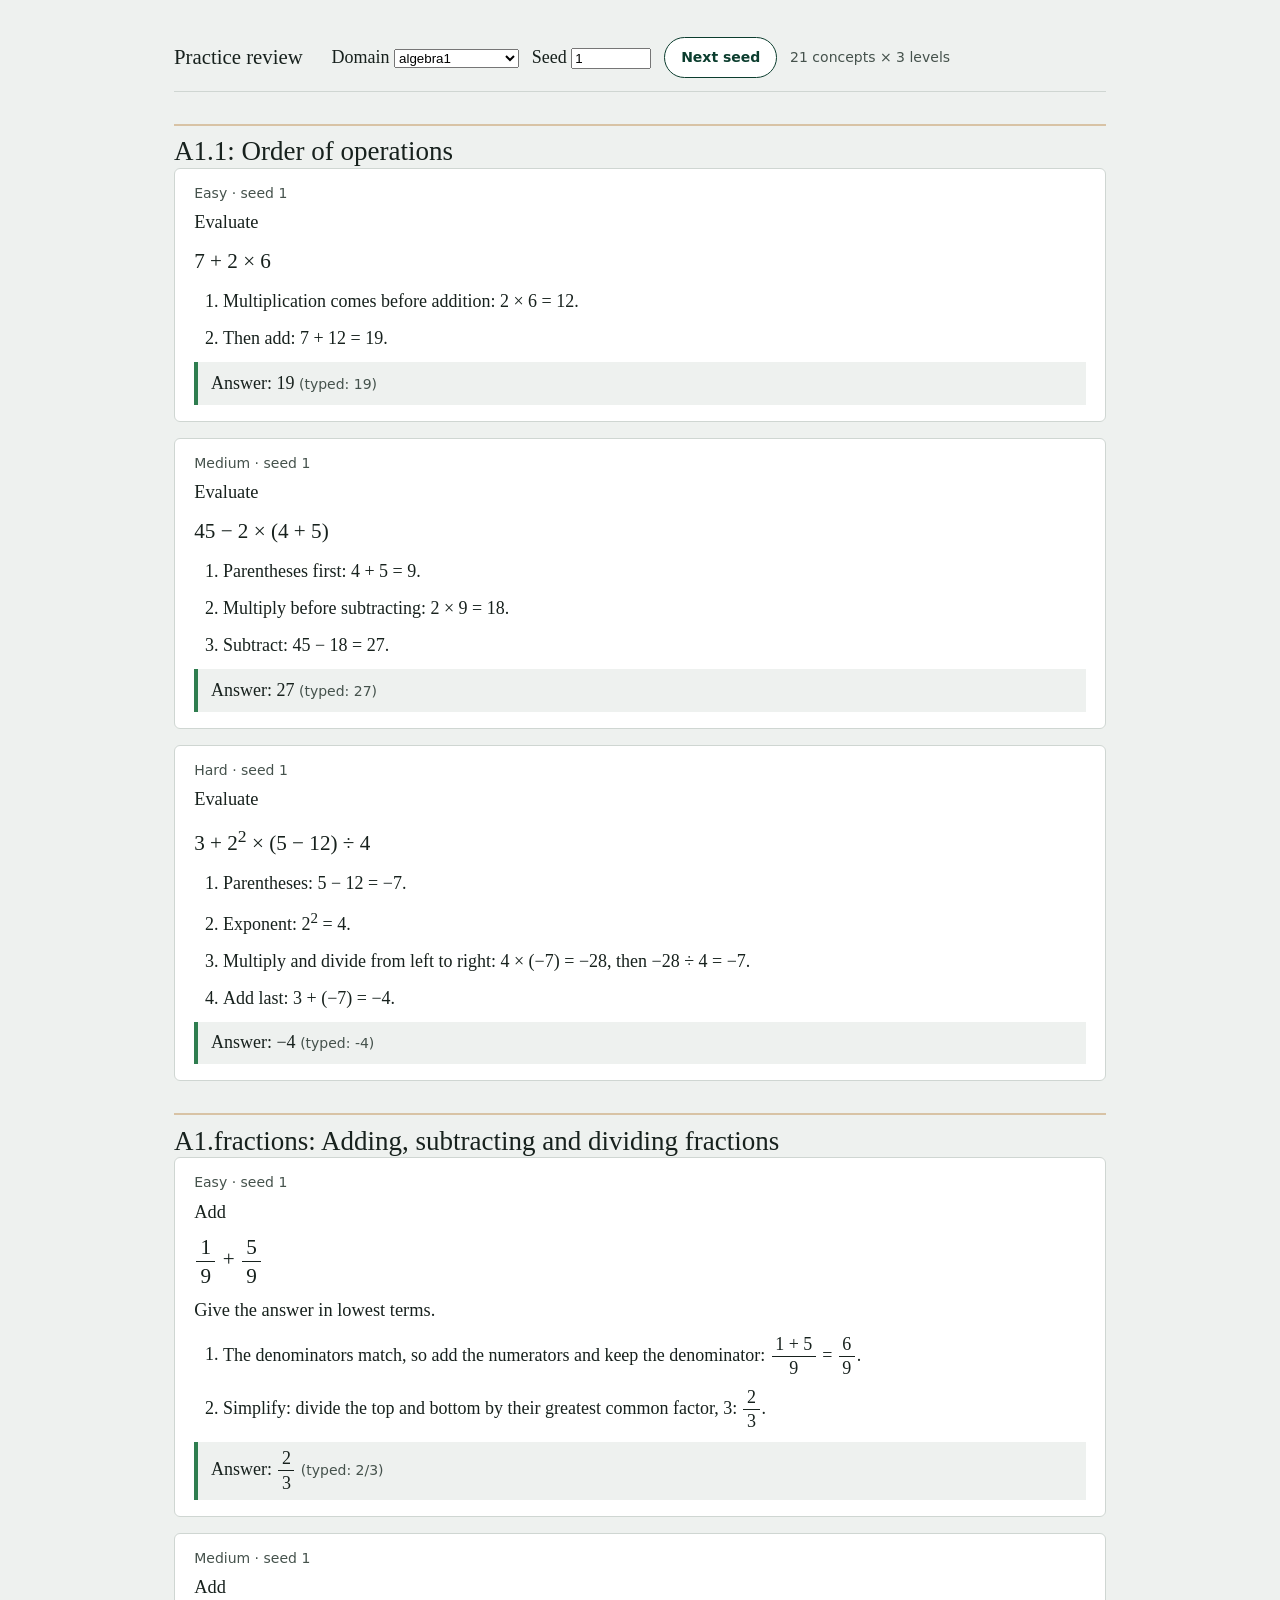
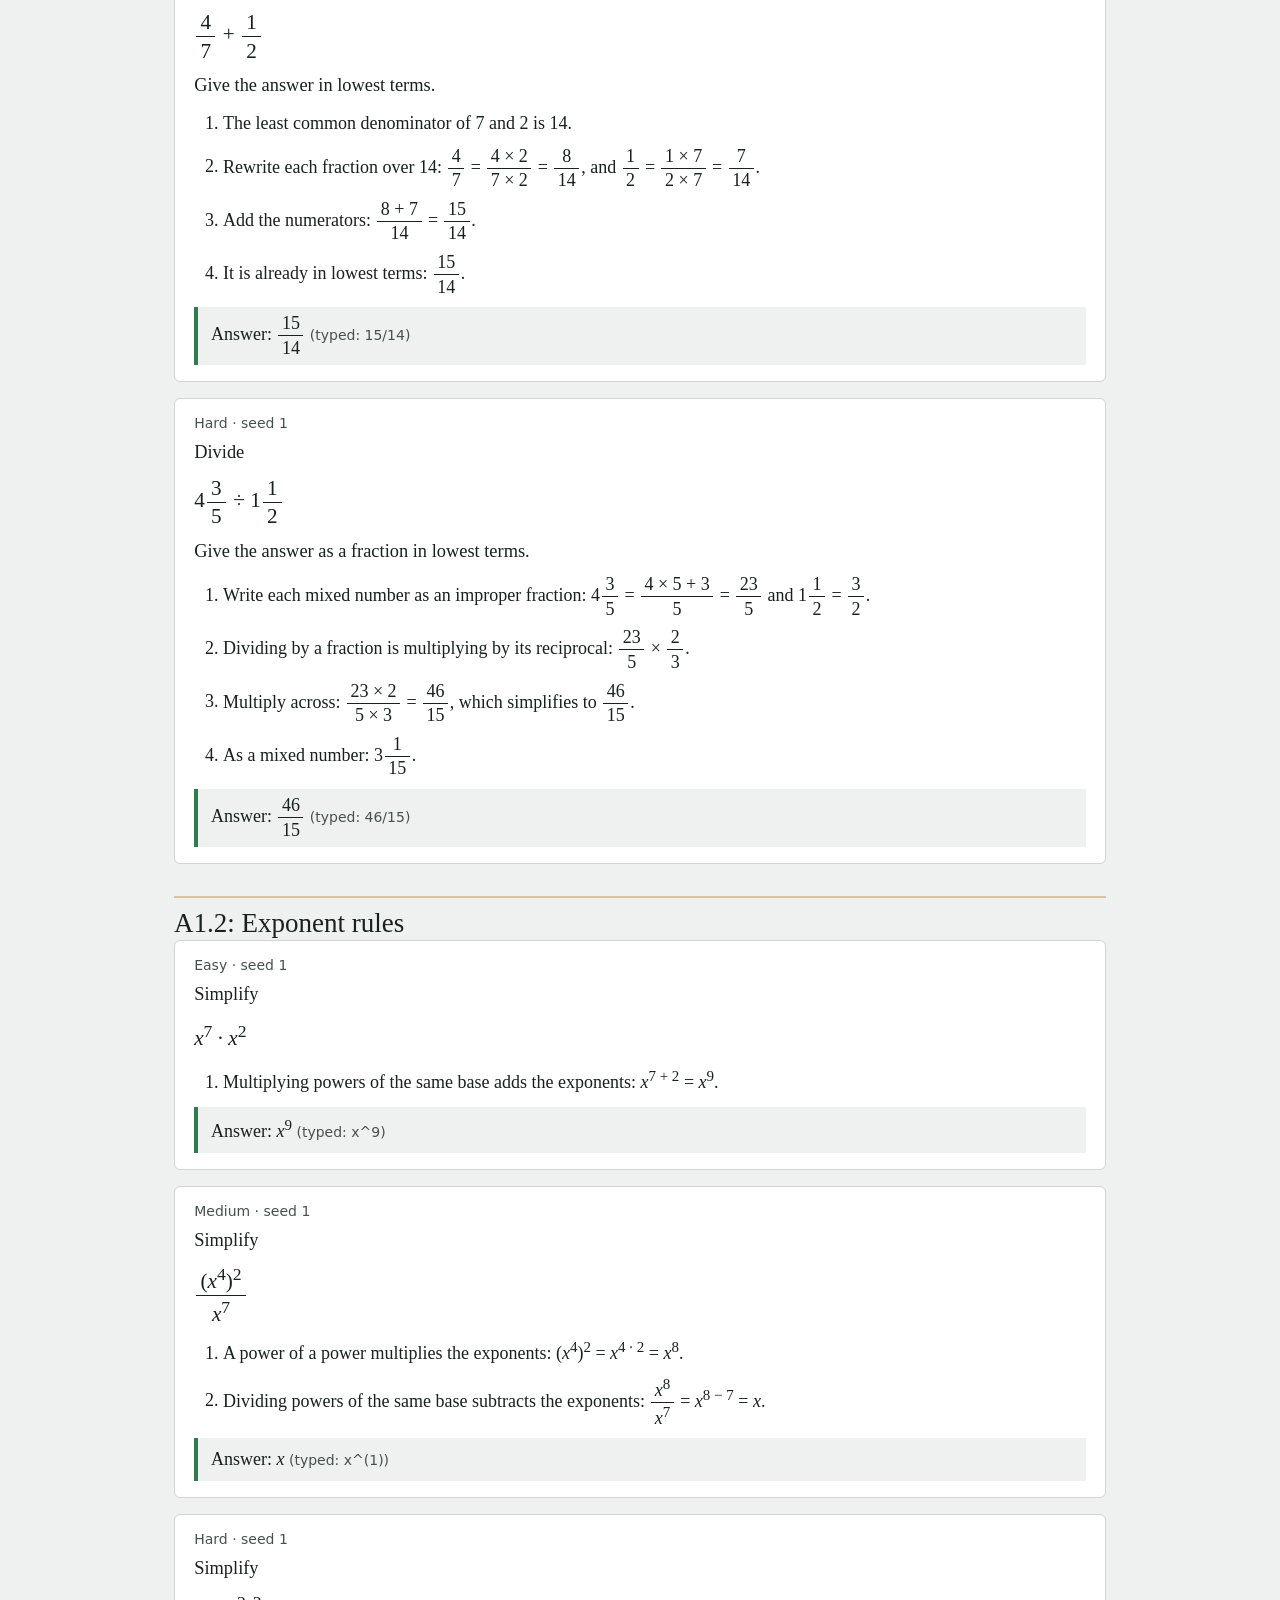
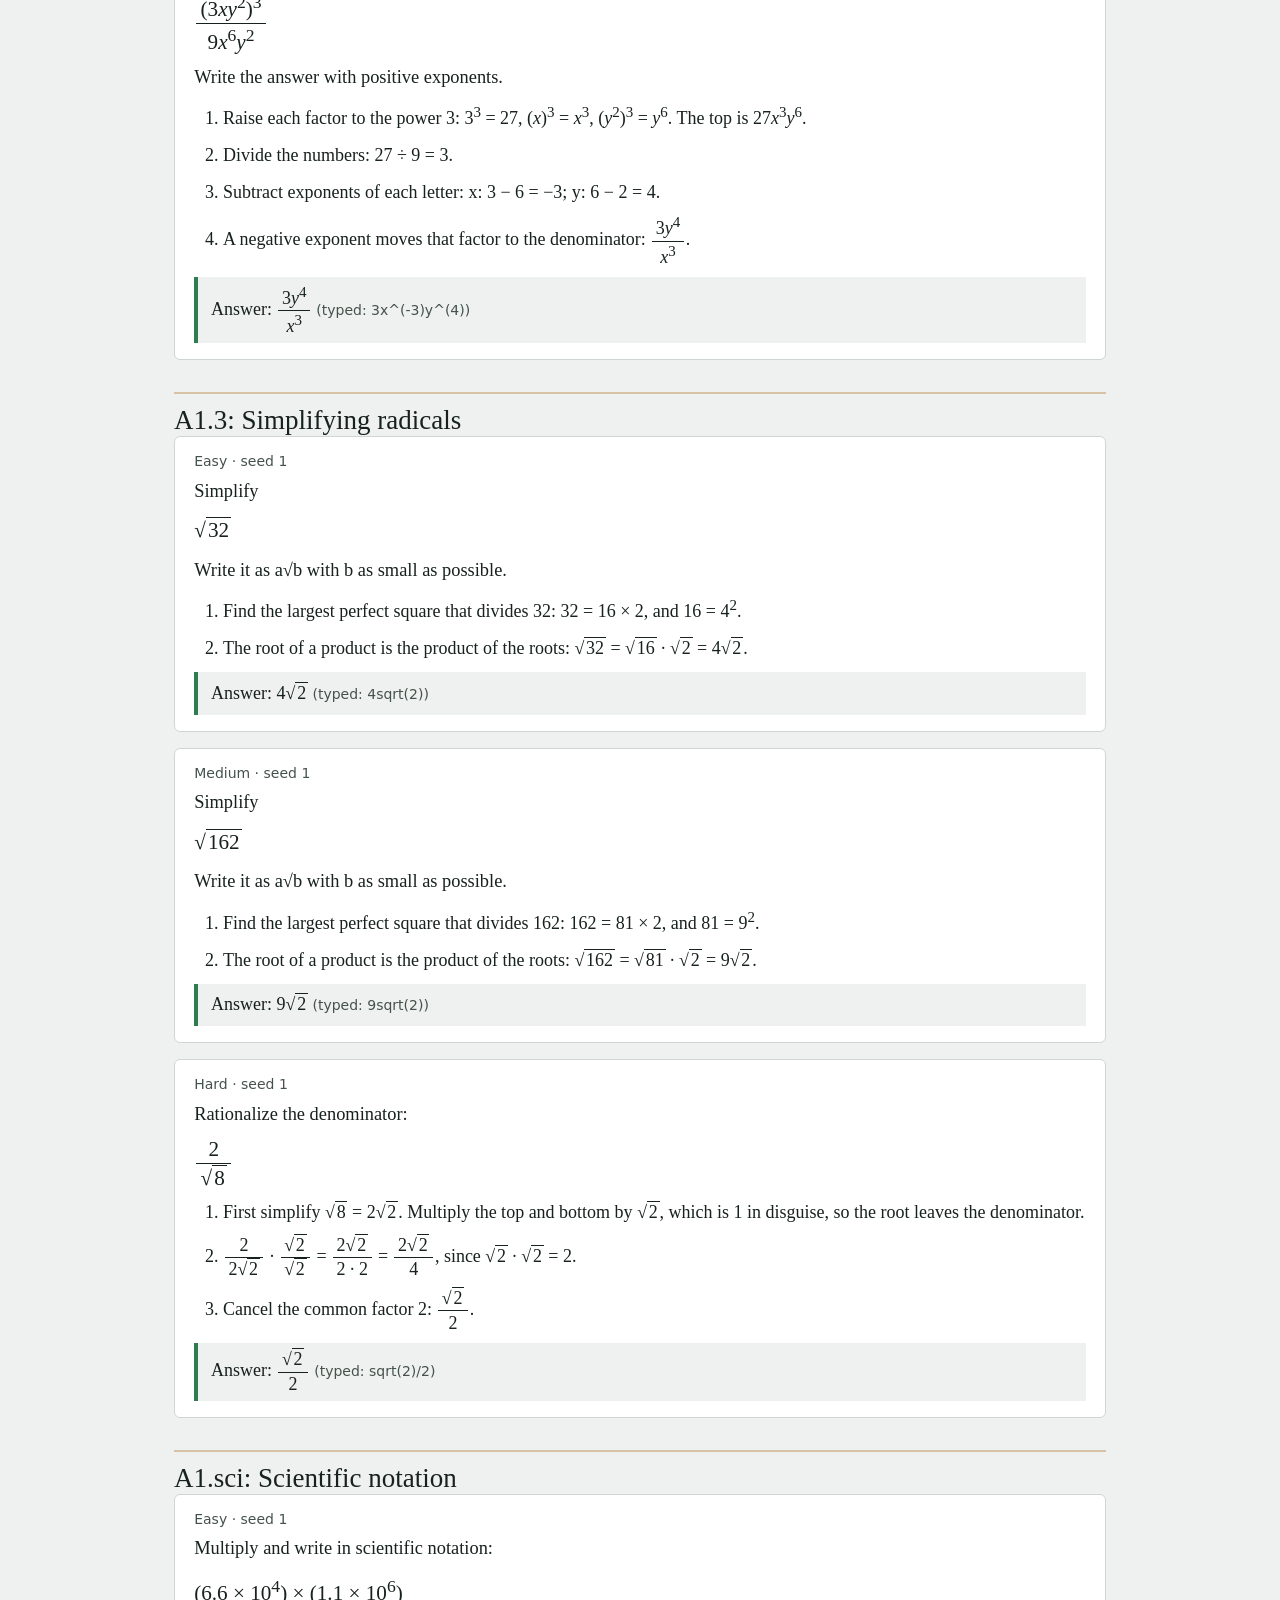
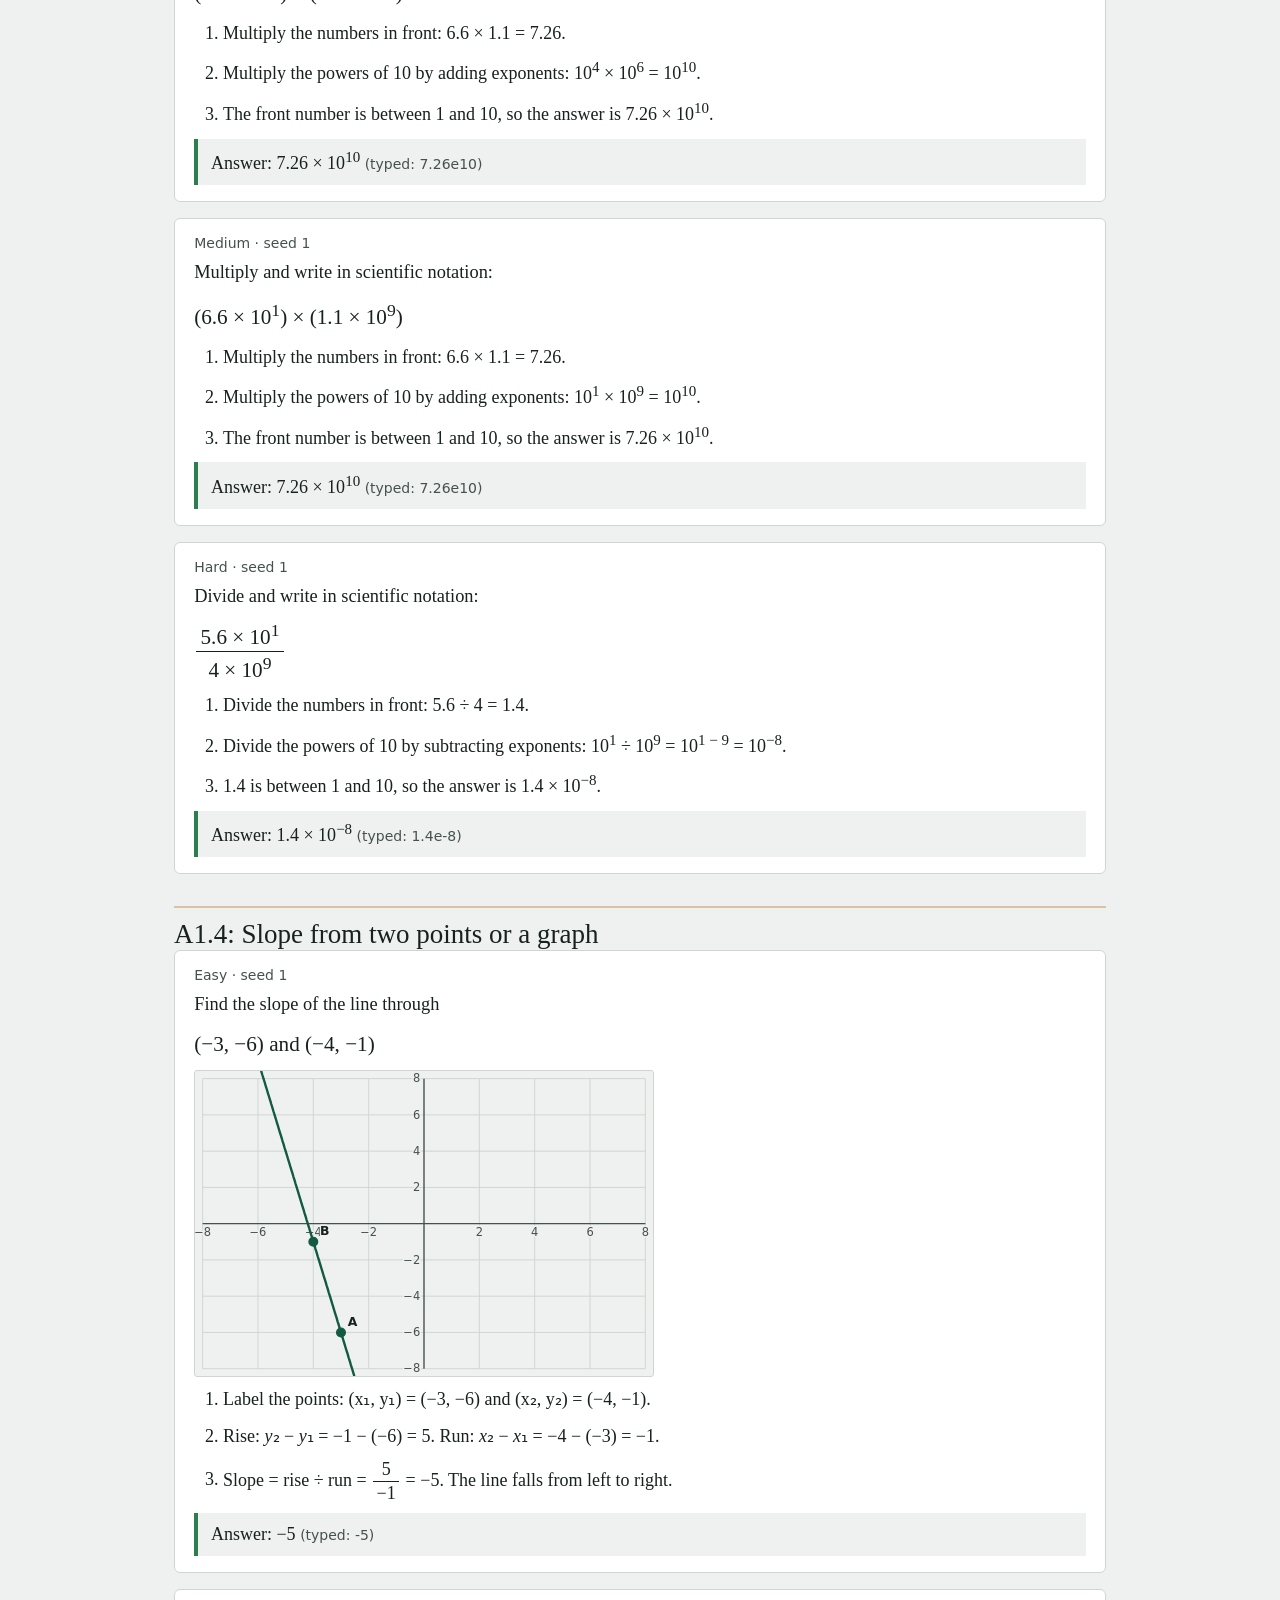
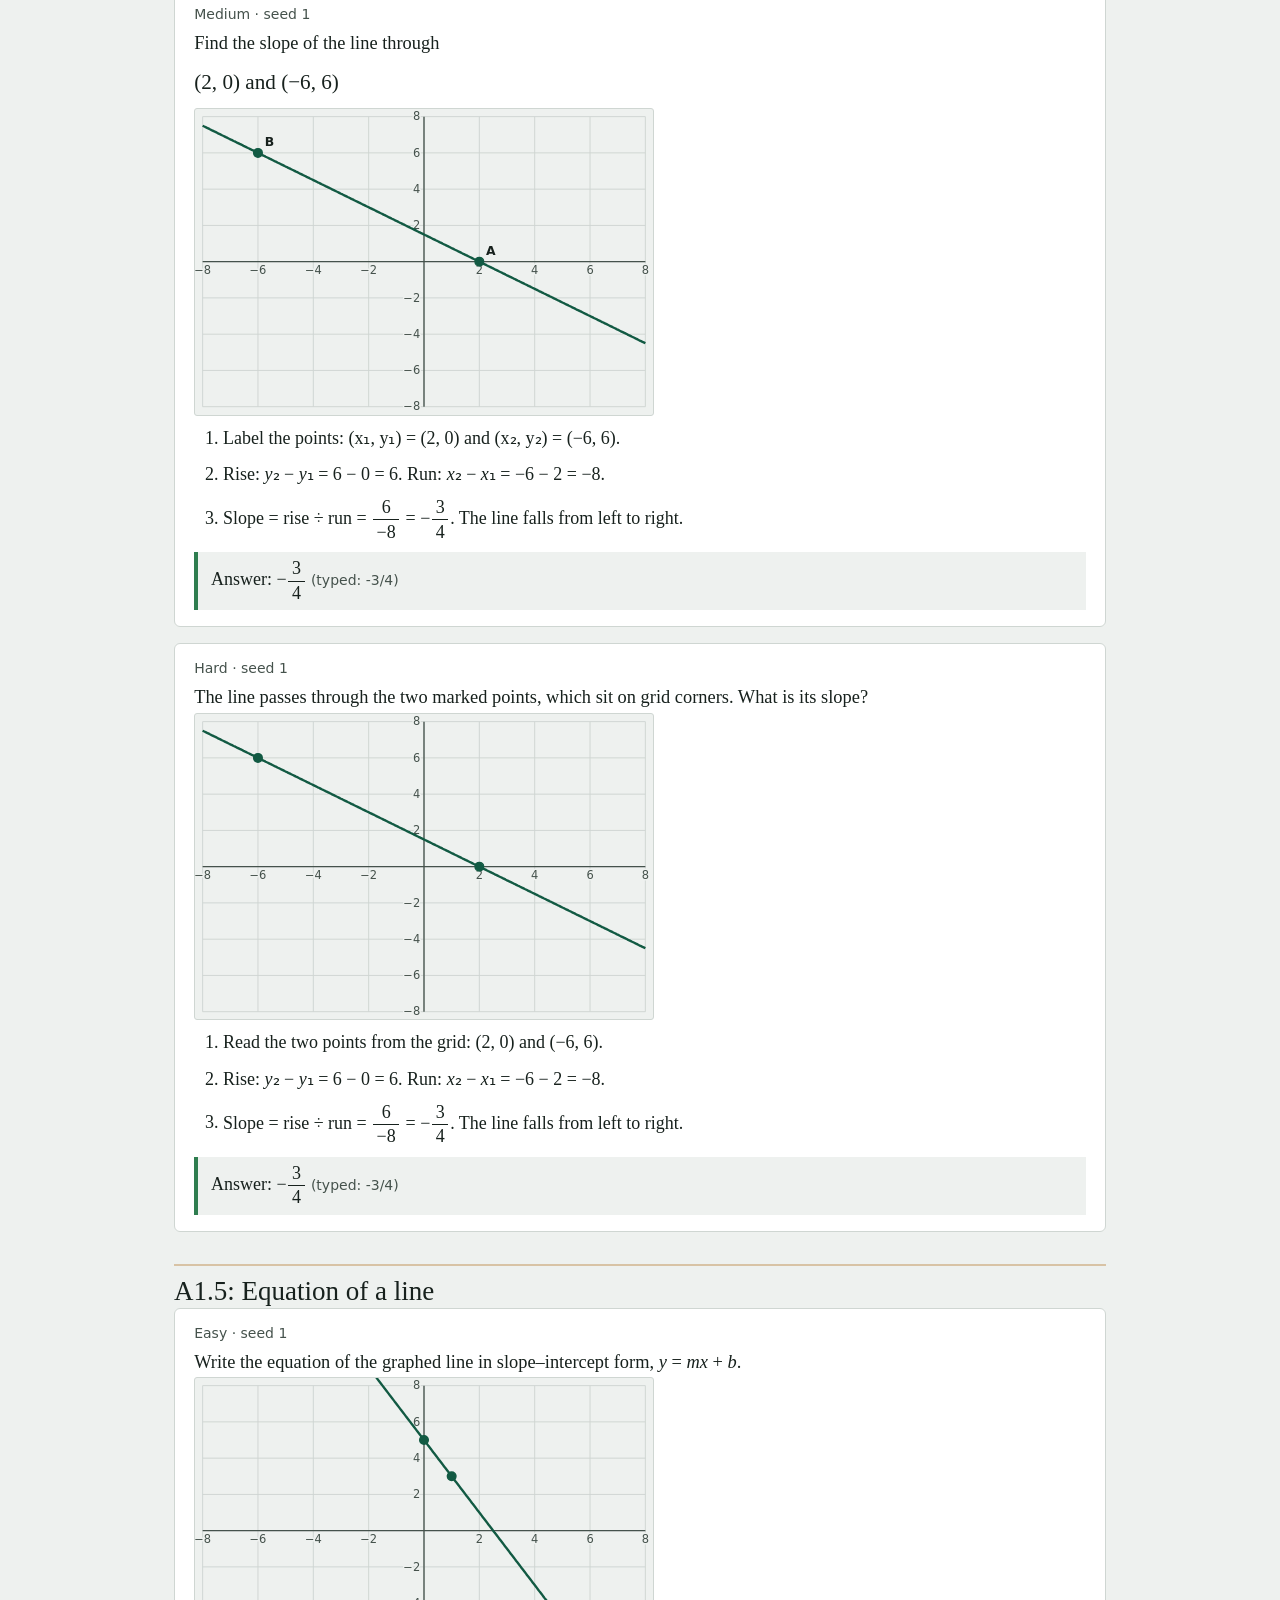
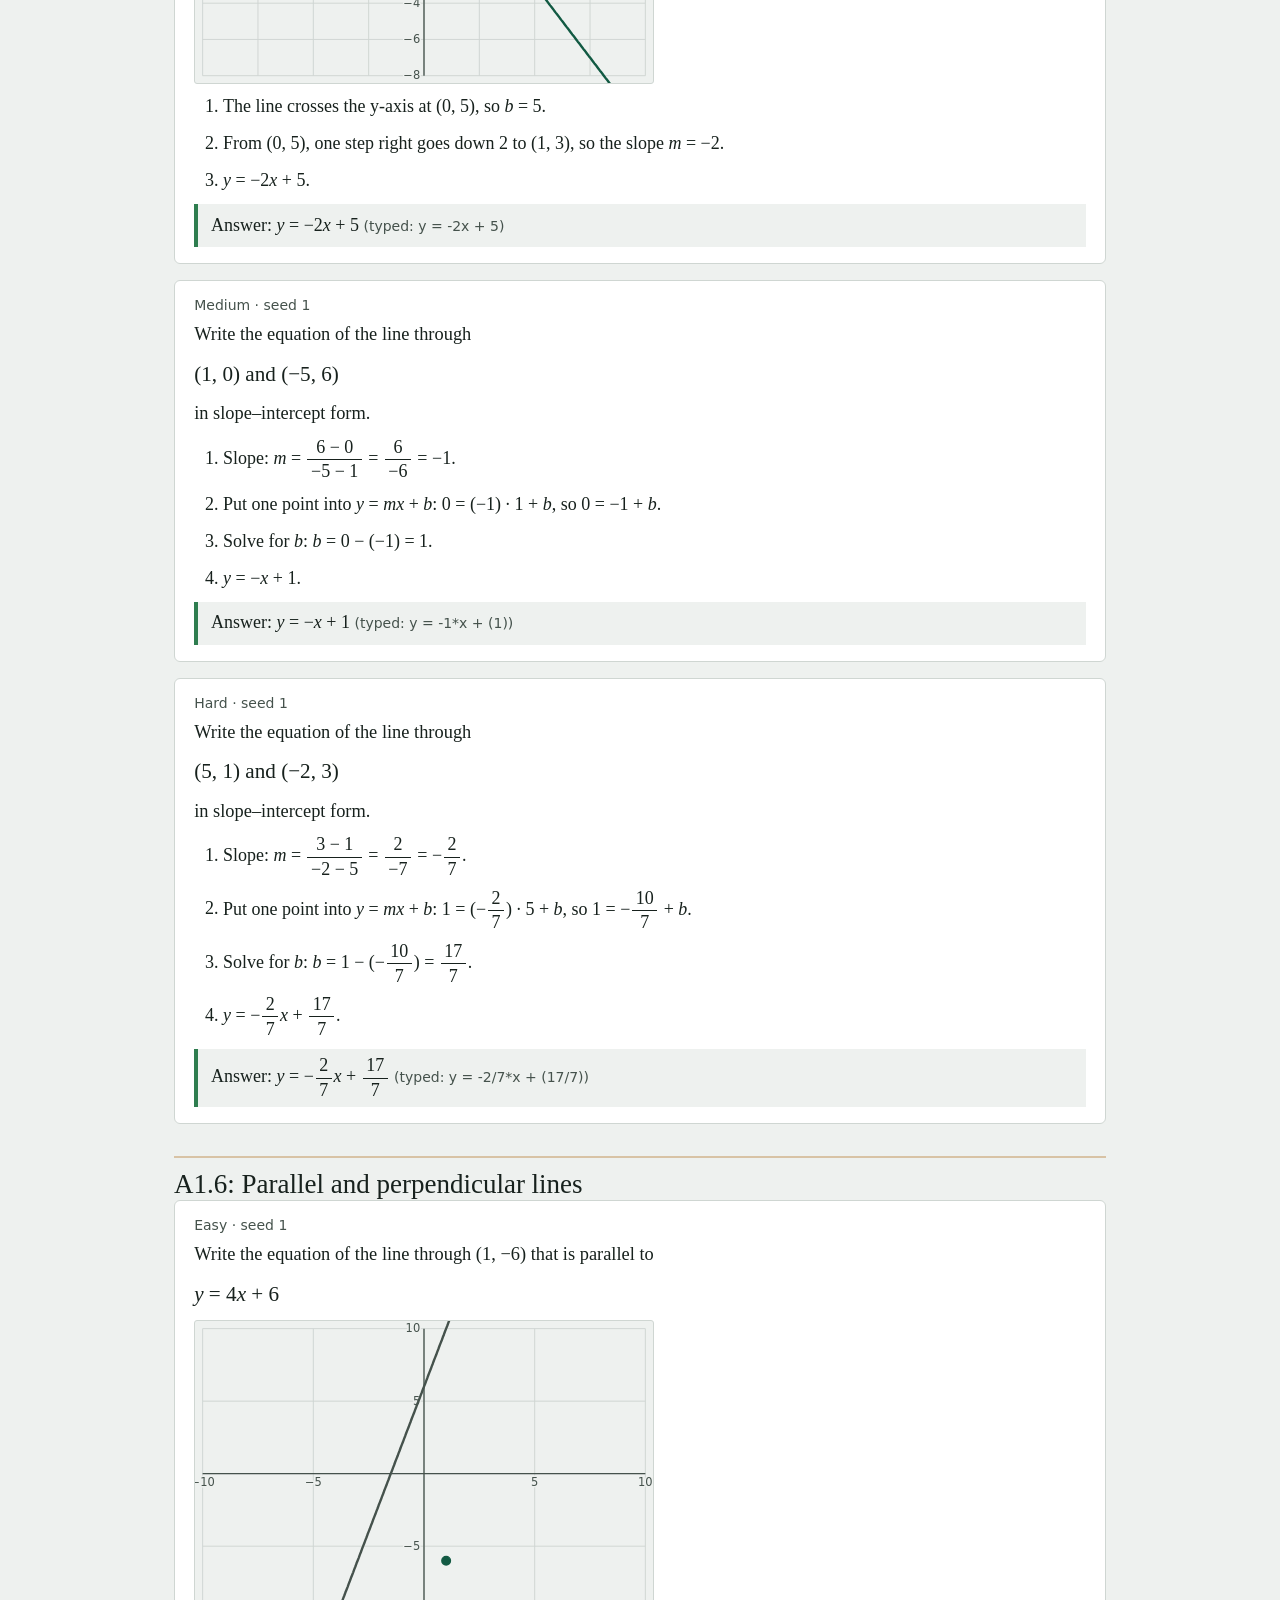
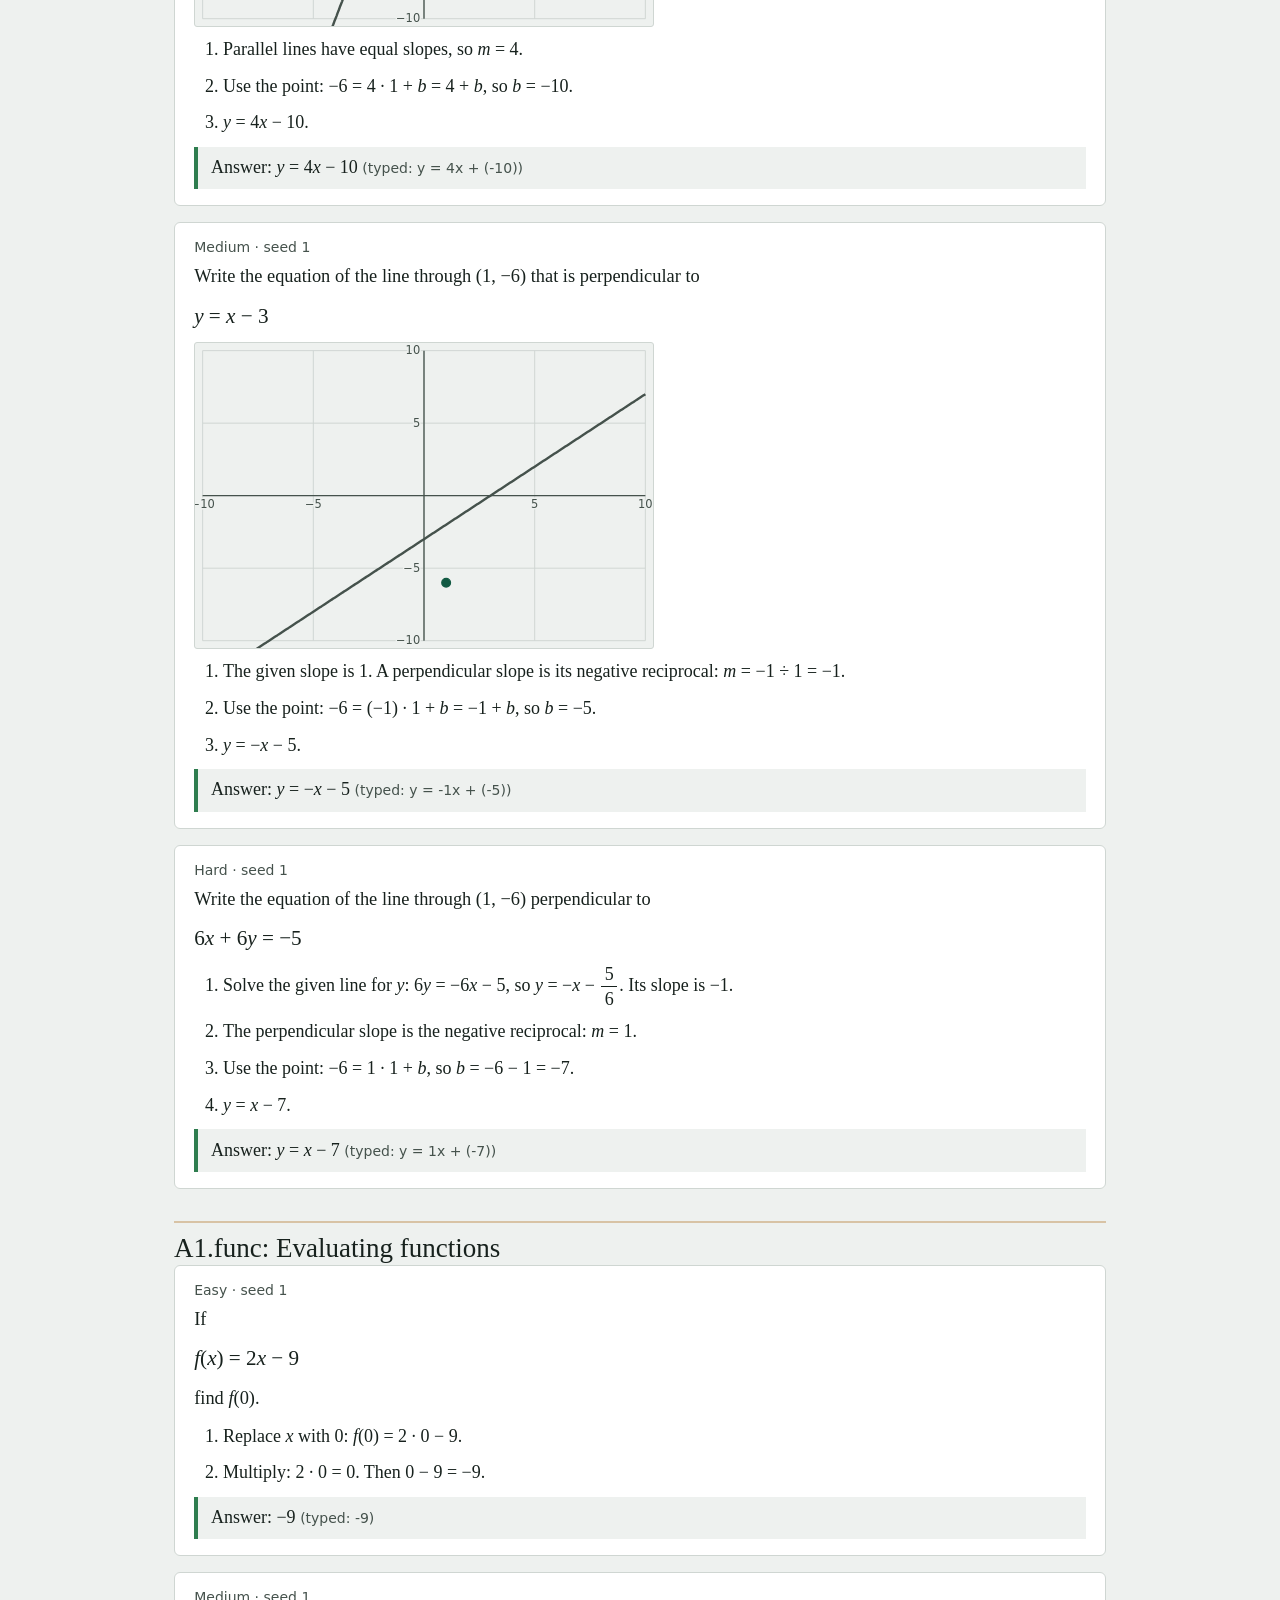
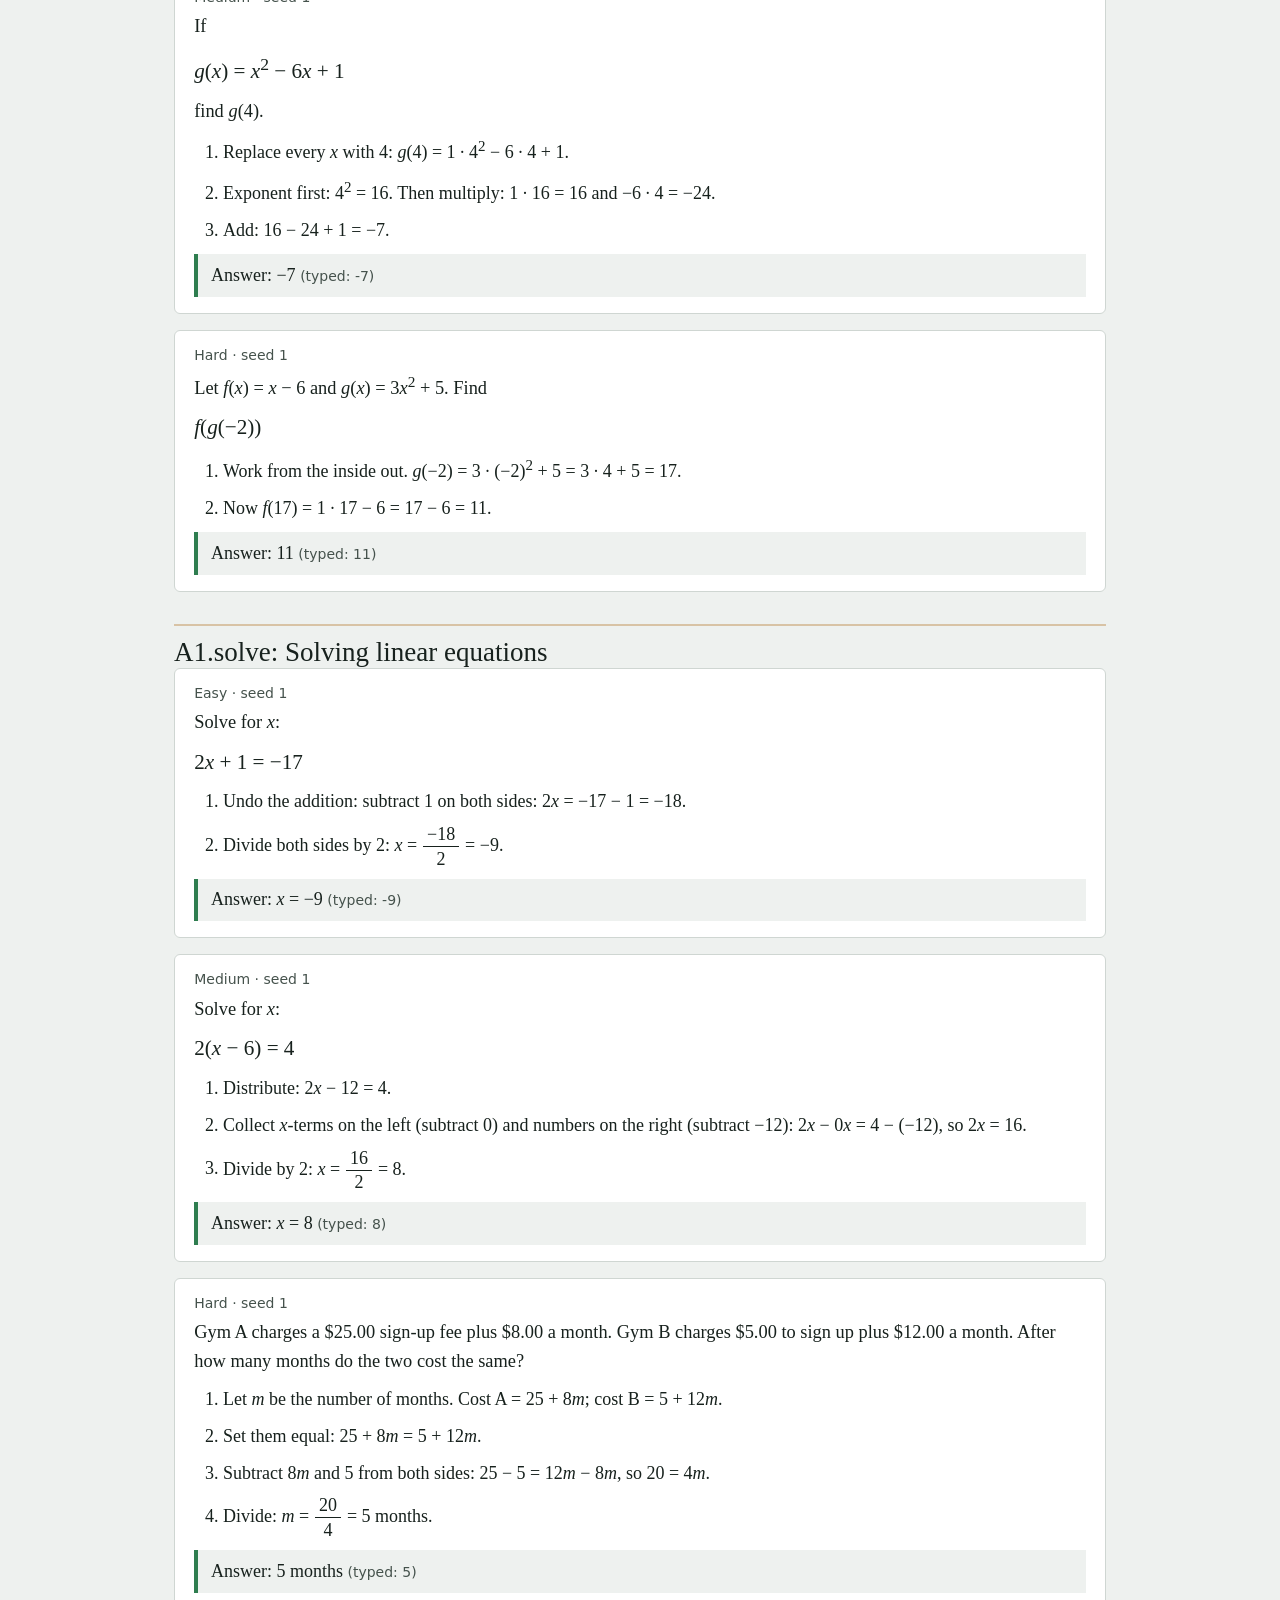
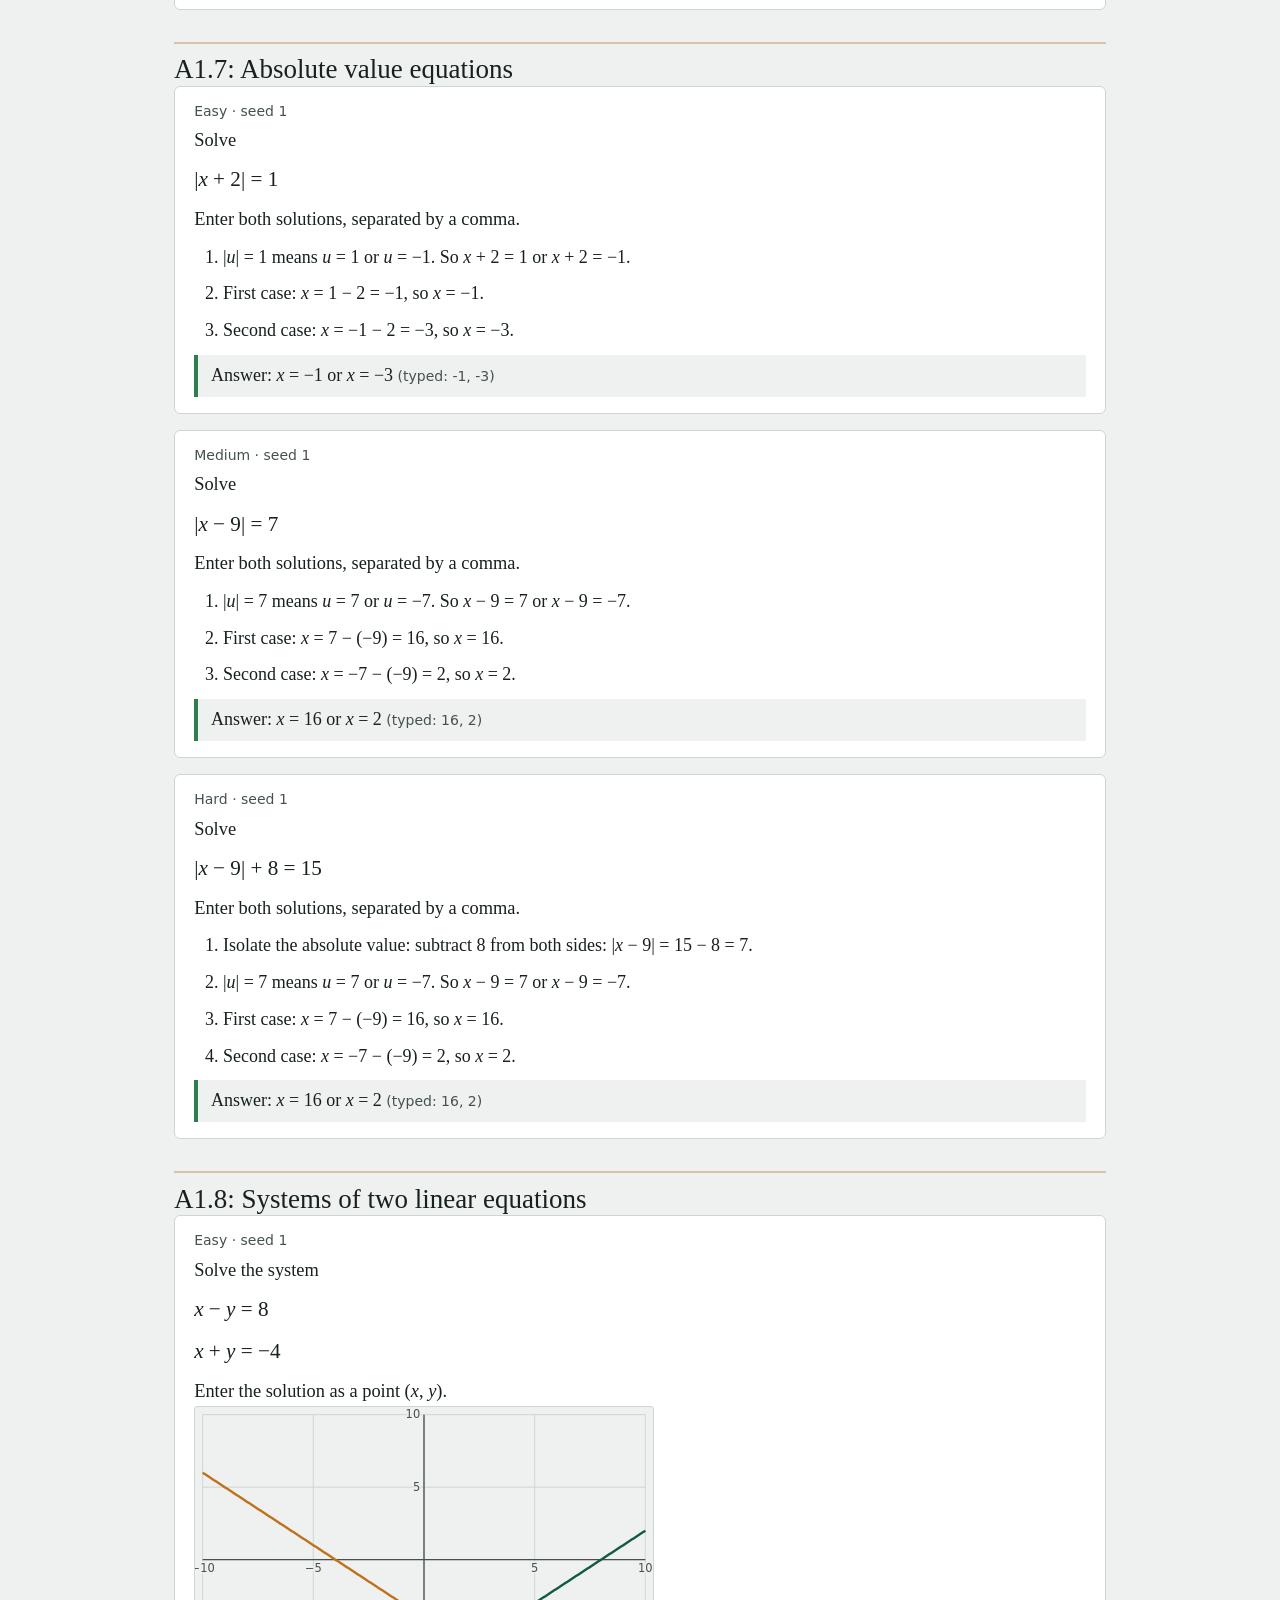
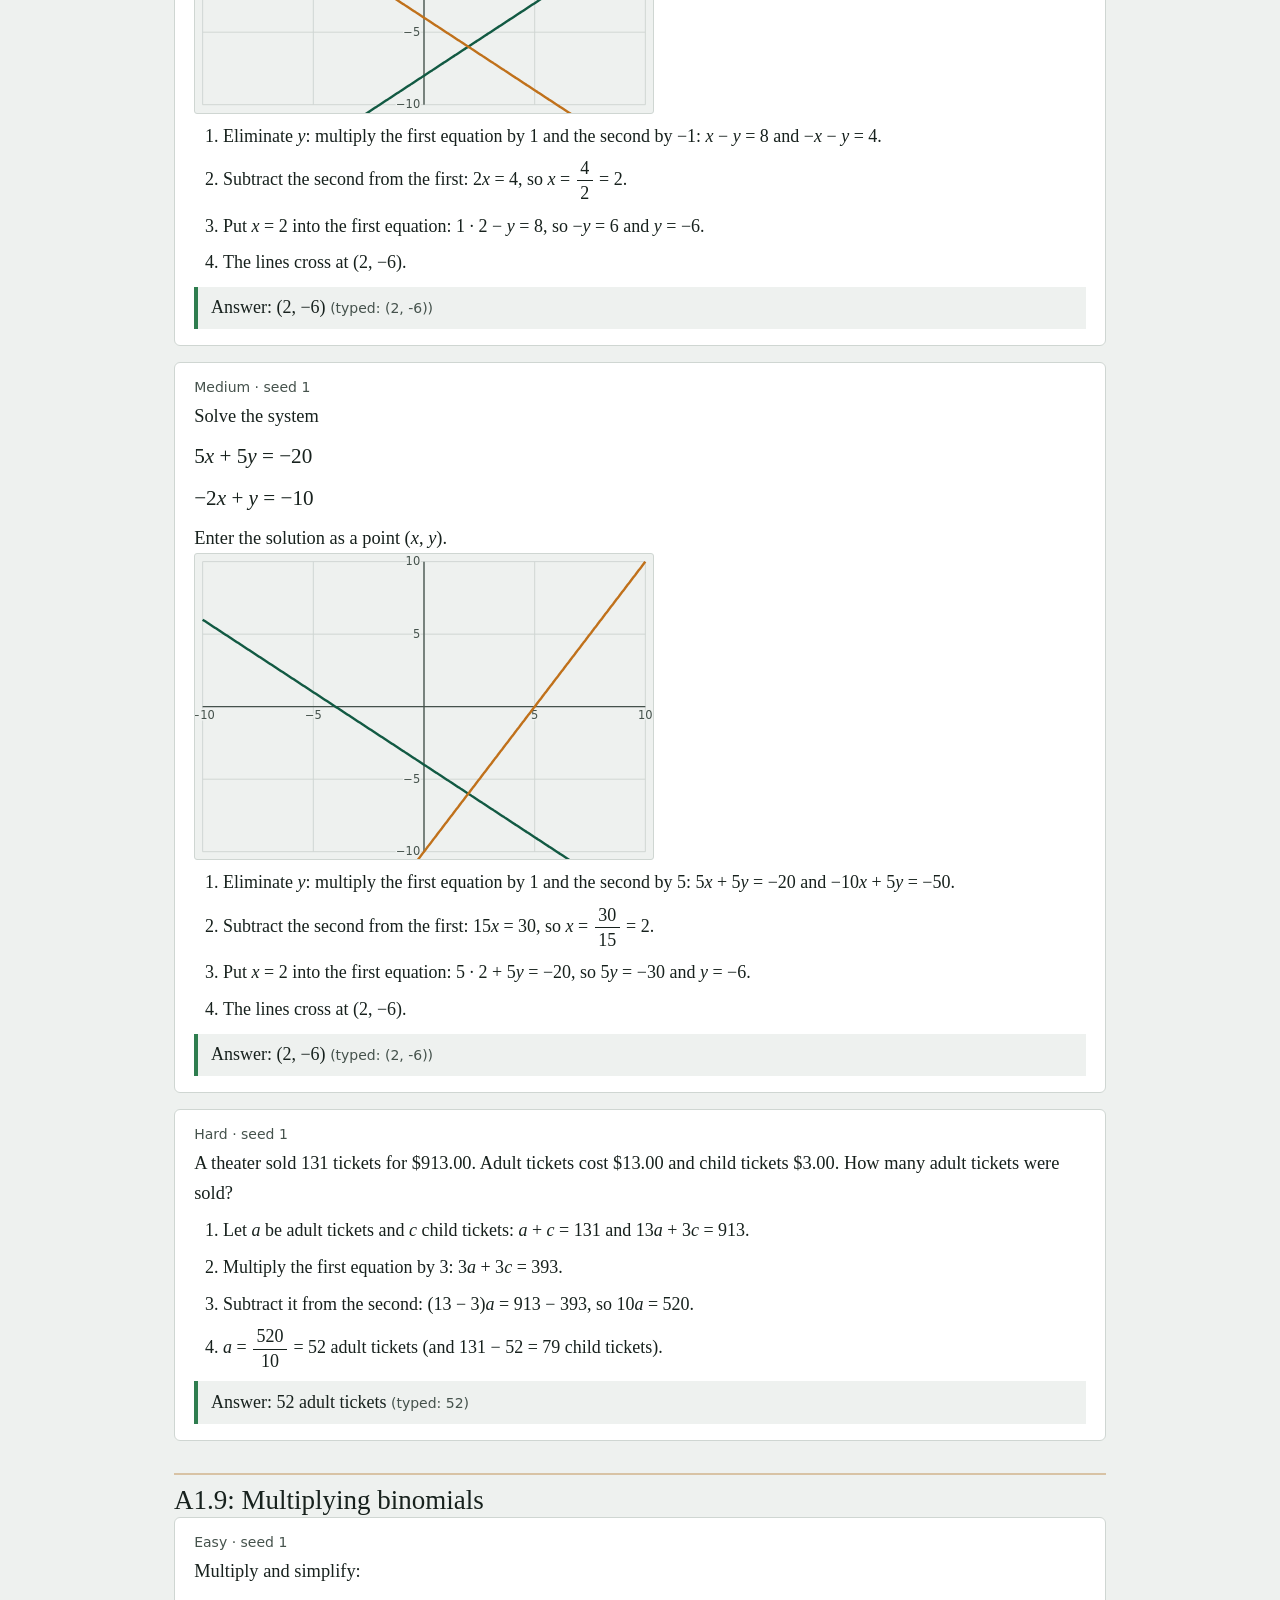
<file: tools/practice/review.html>
<!doctype html>
<html lang="en">
<head>
  <meta charset="utf-8">
  <meta name="viewport" content="width=device-width, initial-scale=1">
  <title>Practice review</title>
  <!-- Not published (tools/ is excluded from the Pages build). Serve the repo root and open
       http://localhost:8765/tools/practice/review.html to read every concept, level and solution. -->
  <link rel="stylesheet" href="../../assets/css/tokens.css">
  <link rel="stylesheet" href="../../assets/css/base.css">
  <link rel="stylesheet" href="../../assets/css/components/solver.css">
  <link rel="stylesheet" href="../../assets/css/components/practice.css">
  <style>
    body { max-width: 980px; margin: 0 auto; padding: 1.5rem; background: var(--canvas); }
    header { position: sticky; top: 0; z-index: 2; display: flex; flex-wrap: wrap; gap: 0.8rem; align-items: center; padding: 0.8rem 0; background: var(--canvas); border-bottom: 1px solid var(--rule); }
    header h1 { margin: 0 1rem 0 0; font-size: 1.3rem; }
    .rv-concept { margin: 2rem 0 0.5rem; padding-top: 0.6rem; border-top: 2px solid var(--sand-300); }
    .rv-grid { display: grid; gap: 1rem; }
    .rv-p { padding: 1rem 1.2rem; border: 1px solid var(--rule); border-radius: var(--radius-md); background: var(--paper); }
    .rv-p h3 { margin: 0 0 0.4rem; font-family: var(--font-sans); font-size: var(--fs-sm); color: var(--ink-soft); }
    .rv-ans { margin-top: 0.6rem; padding: 0.4rem 0.8rem; border-left: 4px solid #2e7d4f; background: var(--canvas); font-family: var(--font-serif); }
    .rv-opts { margin: 0.4rem 0; font-family: var(--font-serif); }
    .rv-opts li.is-right { font-weight: 700; color: #2e7d4f; }
    .rv-graph { max-width: 460px; }
    .rv-count { font-family: var(--font-sans); font-size: var(--fs-sm); color: var(--ink-soft); }
  </style>
</head>
<body>
  <header>
    <h1>Practice review</h1>
    <label>Domain <select id="domain"></select></label>
    <label>Seed <input id="seed" type="number" value="1" min="1" style="width:5rem"></label>
    <button class="pr__btn" id="next" type="button">Next seed</button>
    <span class="rv-count" id="count"></span>
  </header>
  <main id="out"></main>
  <script src="../../assets/js/practice/core.js"></script>
  <script src="../../assets/js/modules/practice.js"></script>
  <script>
    const DOMAINS = ["algebra1", "algebra2", "geometry", "trigonometry", "calculus1", "calculus2", "linear-algebra", "calculus3",
      "vector-calculus", "physics", "statistics", "optimization", "machine-learning", "electrical", "finance", "functions"];
    const LEVELS = ["Easy", "Medium", "Hard"];
    const sel = document.getElementById("domain"), seedBox = document.getElementById("seed"), out = document.getElementById("out");
    sel.innerHTML = DOMAINS.map((d) => `<option>${d}</option>`).join("");
    const params = new URLSearchParams(location.search);
    if (params.get("domain")) sel.value = params.get("domain");
    const loaded = {};
    const load = (d) => loaded[d] || (loaded[d] = new Promise((res, rej) => { const s = document.createElement("script"); s.src = `../../assets/js/practice/${d}.js`; s.onload = res; s.onerror = rej; document.head.append(s); }));
    async function render() {
      const d = sel.value, seed = Number(seedBox.value) || 1;
      try { await load(d); } catch (e) { out.innerHTML = `<p>No generators for ${d} yet.</p>`; return; }
      const keys = Object.values(Practice.registry).filter((g) => g.domain === d).map((g) => g.key);
      document.getElementById("count").textContent = `${keys.length} concepts × 3 levels`;
      out.innerHTML = keys.map((k) => `<section class="rv-concept"><h2>${k}: ${Practice.registry[k].title}</h2><div class="rv-grid">${[1, 2, 3].map((lv) => {
        let p;
        try { p = Practice.generate(k, lv, seed); } catch (e) { return `<div class="rv-p"><h3>${LEVELS[lv - 1]}</h3><p>Error: ${e.message}</p></div>`; }
        const opts = p.answer.kind === "choice" ? `<ol class="rv-opts" type="A">${p.answer.options.map((o, i) => `<li class="${i === p.answer.index ? "is-right" : ""}">${o}</li>`).join("")}</ol>` : "";
        return `<div class="rv-p"><h3>${LEVELS[lv - 1]} · seed ${seed}</h3><div class="pr__prompt">${p.prompt}</div><div class="rv-graph" data-g="${k}|${lv}"></div>${opts}
          <ol class="pr__steps">${p.steps.map((s) => `<li>${s}</li>`).join("")}</ol><div class="rv-ans">Answer: ${p.answerText}${p.answerInput ? ` <span class="rv-count">(typed: ${p.answerInput.replace(/</g, "&lt;")})</span>` : ""}</div></div>`;
      }).join("")}</div></section>`).join("");
      out.querySelectorAll("[data-g]").forEach((box) => {
        const [k, lv] = box.dataset.g.split("|");
        const p = Practice.generate(k, Number(lv), seed);
        if (p.graph) box.append(Site.practiceGraph(p.graph));
      });
      history.replaceState(null, "", `?domain=${d}&seed=${seed}`);
    }
    sel.addEventListener("change", render);
    seedBox.addEventListener("change", render);
    document.getElementById("next").addEventListener("click", () => { seedBox.value = Number(seedBox.value) + 1; render(); });
    if (params.get("seed")) seedBox.value = params.get("seed");
    render();
  </script>
</body>
</html>
</file>
<file: assets/css/tokens.css>
/* Design tokens: single source of truth for color, type, and spacing. */
:root {
  /* Brand */
  --green-900: #072A20;
  --green-800: #0B3D2E;   /* primary */
  --green-700: #125A43;
  --green-600: #1B6E53;
  --sand-300:  #D8C3A5;   /* accent */
  --sand-200:  #E6D7C2;
  --sand-500:  #897255;   /* accent for small text on white: 4.56:1 (WCAG AA); same hue as sand-300 */

  /* Neutrals (cool, slightly green-tinted paper) */
  --paper:     #FFFFFF;
  --canvas:    #EEF1EF;
  --ink:       #17211D;
  --ink-soft:  #45524C;
  --rule:      #CFD6D2;

  /* Brand green as ink: text, borders and lines drawn on paper. Same as the greens in light mode;
     dark mode (dark.css) makes these light while the greens above stay dark backgrounds. */
  --ink-green-900: var(--green-900);
  --ink-green-800: var(--green-800);
  --ink-green-700: var(--green-700);
  --ink-green-600: var(--green-600);

  /* rgb triplets for tints, used as rgba(var(--sand-rgb), 0.3) so dark mode can swap their hue. */
  --sand-rgb: 216,195,165;
  --tint-rgb: 216,195,165;   /* faint fills; pale blue in dark mode */
  --shade-rgb: 7,42,32;
  --green-600-rgb: 27,110,83;
  --face: #FFFFFF;          /* flashcard faces and other white panels */

  --gradient-primary: linear-gradient(135deg, var(--green-900) 0%, var(--green-800) 45%, var(--green-700) 100%);

  /* Type */
  --font-serif: "Newsreader", "Iowan Old Style", "Palatino Linotype", Georgia, serif;
  --font-sans:  "IBM Plex Sans", "Segoe UI", system-ui, -apple-system, sans-serif;

  --fs-sm:   0.875rem;
  --fs-base: 1.125rem;
  --fs-md:   1.3125rem;
  --fs-lg:   1.625rem;
  --fs-xl:   clamp(2.5rem, 6vw, 4.25rem);

  /* Space and shape */
  --space-1: 0.25rem;
  --space-2: 0.5rem;
  --space-3: 1rem;
  --space-4: 1.5rem;
  --space-5: 2.5rem;
  --space-6: 4rem;
  --radius-sm: 3px;
  --radius-md: 6px;
  --container: 1180px;
  --tabbar-h: 3.35rem;   /* height of the sticky tab bar */
  --measure: 70ch;

  --shadow-paper: 0 1px 2px rgba(7, 42, 32, 0.06), 0 8px 24px rgba(7, 42, 32, 0.06);
  --focus: 0 0 0 3px var(--sand-300), 0 0 0 5px var(--green-800);
}
</file>
<file: assets/css/base.css>
/* Reset and element defaults. */
*, *::before, *::after { box-sizing: border-box; }
html { -webkit-text-size-adjust: 100%; scroll-behavior: smooth; }
/* No rubber-band bounce past the header or footer */
html, body { overscroll-behavior: none; }
body {
  margin: 0;
  font-family: var(--font-serif);
  font-size: var(--fs-base);
  line-height: 1.65;
  color: var(--ink);
  background: var(--canvas);
  font-optical-sizing: auto;
  text-rendering: optimizeLegibility;
}
img, svg { display: block; max-width: 100%; }
h1, h2, h3 { line-height: 1.2; font-weight: 500; margin: 0; }
p { margin: 0 0 var(--space-3); }
a { color: var(--ink-green-700); text-underline-offset: 0.18em; text-decoration-thickness: 1px; }
a:hover { color: var(--ink-green-800); text-decoration-thickness: 2px; }
button { font: inherit; cursor: pointer; }
:focus-visible { outline: none; box-shadow: var(--focus); border-radius: var(--radius-sm); }

.skip-link {
  position: absolute; left: var(--space-3); top: -3rem; z-index: 100;
  background: var(--sand-300); color: var(--green-900); padding: var(--space-2) var(--space-3);
  font-family: var(--font-sans); font-size: var(--fs-sm);
}
.skip-link:focus { top: var(--space-3); }

@media (prefers-reduced-motion: reduce) {
  html { scroll-behavior: auto; }
  *, *::before, *::after { transition-duration: 0.01ms !important; animation-duration: 0.01ms !important; }
}
</file>
<file: assets/css/layout.css>
/* Page scaffolding: container, two-column article layout, table of contents. */
.container {
  width: 100%;
  max-width: var(--container);
  margin-inline: auto;
  padding-inline: var(--space-4);
}

.page {
  display: grid;
  grid-template-columns: 200px minmax(0, 1fr);
  gap: var(--space-5);
  padding-block: var(--space-5) var(--space-6);
  align-items: start;
}
.page__main:focus { outline: none; }

.toc {
  position: sticky;
  top: calc(var(--tabbar-h) + var(--space-3));
  font-family: var(--font-sans);
  font-size: var(--fs-sm);
  padding-top: var(--space-4);
  /* Never taller than the gap between the tab bar and the contact bar; the list scrolls inside it. */
  display: flex; flex-direction: column;
  max-height: calc(100vh - var(--tabbar-h) - var(--space-3) - var(--contact-bar-h, 4.25rem) - var(--space-3));
  max-height: calc(100dvh - var(--tabbar-h) - var(--space-3) - var(--contact-bar-h, 4.25rem) - var(--space-3));
}
.toc__heading {
  color: var(--ink-soft);
  font-weight: 600;
  margin-bottom: var(--space-2);
  padding-bottom: var(--space-2);
  border-bottom: 2px solid var(--sand-300);
}
.toc__list {
  list-style: none; margin: 0; padding: 0 var(--space-1) var(--space-2) 0;
  min-height: 0; overflow-y: auto; overscroll-behavior: contain;
  /* A thin sand scrollbar that matches the heading rule, and a soft fade where the list continues. */
  scrollbar-width: thin; scrollbar-color: var(--sand-300) transparent;
  mask-image: linear-gradient(to bottom, #000 calc(100% - 1.5rem), transparent);
}
.toc__list::-webkit-scrollbar { width: 4px; }
.toc__list::-webkit-scrollbar-track { background: transparent; }
.toc__list::-webkit-scrollbar-thumb { background: var(--sand-300); border-radius: 999px; }
.toc__list::-webkit-scrollbar-thumb:hover { background: var(--sand-500); }
.toc__list.is-end { mask-image: none; }
.toc__list li { margin: 0; }
.toc__list a {
  display: flex; gap: var(--space-2);
  padding: 0.4rem 0 0.4rem var(--space-2);
  color: var(--ink-soft); text-decoration: none;
  border-left: 2px solid transparent;
  line-height: 1.35;
}
.toc__list a:hover { color: var(--ink-green-800); border-left-color: var(--rule); }
.toc__list a[aria-current="true"] { color: var(--ink-green-800); border-left-color: var(--ink-green-800); font-weight: 500; }
.toc__num { color: var(--sand-500); min-width: 1.6em; font-variant-numeric: tabular-nums; }

@media (max-width: 880px) {
  .page { grid-template-columns: minmax(0, 1fr); gap: 0; padding-block: var(--space-4) var(--space-5); }
  .toc { display: none; }
  .container { padding-inline: var(--space-3); }
}

/* "On this page": the Contents outline on phones, where the sidebar is hidden (modules/toc.js). */
.toc-mobile { display: none; }
@media (max-width: 880px) {
  .toc-mobile { display: block; margin: 0 0 var(--space-3); font-family: var(--font-sans); font-size: var(--fs-sm); background: var(--paper); border: 1px solid var(--rule); border-left: 3px solid var(--sand-300); border-radius: var(--radius-sm); }
  .toc-mobile[hidden] { display: none; }
  .toc-mobile summary { padding: 0.6rem var(--space-3); cursor: pointer; font-weight: 600; color: var(--ink-green-800); }
  .toc-mobile__list { list-style: none; margin: 0; padding: 0 var(--space-3) var(--space-2); max-height: 50vh; overflow-y: auto; }
  .toc-mobile__list a { display: flex; gap: var(--space-2); padding: 0.4rem 0; color: var(--ink-soft); text-decoration: none; border-top: 1px solid var(--rule); }
}
</file>
<file: assets/css/components/header.css>
/* Masthead: journal-style title block with tab navigation. */
.masthead {
  background: var(--gradient-primary);
  color: #F3EEE6;
  position: relative;
  overflow: hidden;
}
/* Faint contour lines evoke topographic/network maps without competing with the title. */
.masthead::before {
  content: "";
  position: absolute; inset: 0;
  background:
    repeating-radial-gradient(circle at 88% 12%, transparent 0 38px, rgba(var(--tint-rgb), 0.07) 38px 39px);
  pointer-events: none;
}
.masthead > * { position: relative; }

.masthead__bar {
  display: flex; justify-content: space-between; align-items: center;
  padding-block: var(--space-3);
  font-family: var(--font-sans); font-size: var(--fs-sm);
  border-bottom: 1px solid rgba(var(--sand-rgb), 0.28);
}
.masthead__journal { color: var(--sand-300); letter-spacing: 0.02em; }
.masthead__links { display: flex; gap: var(--space-4); }
.masthead__links a { color: #F3EEE6; text-decoration: none; }
.masthead__links a:hover { color: var(--sand-300); text-decoration: underline; }

.masthead__title {
  padding-block: var(--space-5);
  display: grid; grid-template-columns: minmax(0, 1fr) auto; align-items: center; gap: var(--space-5);
}
.masthead__portrait { margin: 0; }
.masthead__portrait img {
  width: clamp(190px, 22vw, 280px); height: auto; aspect-ratio: 1; object-fit: cover;
  border-radius: 50%;
  border: 4px solid rgba(var(--sand-rgb), 0.9);
  box-shadow: 0 0 0 6px rgba(var(--sand-rgb), 0.15), 0 14px 30px rgba(0,0,0,0.3);
}
.masthead__name {
  font-size: var(--fs-xl);
  font-weight: 400;
  letter-spacing: -0.015em;
  line-height: 1.02;
  color: #FFFFFF;
}
.masthead__roles {
  display: flex; flex-wrap: wrap; align-items: baseline;
  margin: var(--space-3) 0 0;
  font-family: var(--font-sans); font-size: 1.1rem; font-weight: 600; letter-spacing: 0.01em;
  color: #FFFFFF;
}
.masthead__role { white-space: nowrap; }
.masthead__roles .masthead__sep { margin-inline: 0.6rem; color: var(--sand-300); font-weight: 400; }
.masthead__subtitle {
  font-style: italic;
  font-size: var(--fs-md);
  max-width: 48ch;
  margin: var(--space-3) 0 var(--space-3);
  color: var(--sand-200);
  line-height: 1.4;
}
.masthead__affiliation {
  font-family: var(--font-sans); font-size: var(--fs-sm);
  color: rgba(243,238,230,0.82); margin: 0;
}
.masthead__sep { color: var(--sand-300); margin-inline: var(--space-2); }

/* Tabs: a separate bar so it can stick to the top of the viewport while scrolling. */
.tabs {
  position: sticky; top: 0; z-index: 40;
  background: linear-gradient(90deg, var(--green-900) 0%, var(--green-800) 40%, var(--green-700) 100%);
  box-shadow: 0 1px 0 rgba(var(--sand-rgb), 0.25), 0 6px 16px rgba(var(--shade-rgb), 0.18);
  padding-top: var(--space-2);
}
.tabs__list {
  display: flex; gap: var(--space-1);
  list-style: none; margin: 0; padding: 0;
  overflow-x: auto; scrollbar-width: none;
}
.tabs__list::-webkit-scrollbar { display: none; }
.tabs__tab {
  display: block;
  padding: 0.8rem 1.15rem 0.75rem;
  font-family: var(--font-sans); font-size: 0.95rem; font-weight: 500;
  color: rgba(243,238,230,0.8); text-decoration: none; white-space: nowrap;
  border-radius: var(--radius-md) var(--radius-md) 0 0;
  border-top: 3px solid transparent;
  transition: background-color 0.15s ease, color 0.15s ease;
}
.tabs__tab:hover { color: #FFFFFF; background: rgba(255,255,255,0.06); text-decoration: none; }
.tabs__tab[aria-selected="true"] {
  background: var(--canvas);
  color: var(--ink-green-800);
  border-top-color: var(--sand-300);
}
.tabs__tab:focus-visible { box-shadow: inset 0 0 0 2px var(--sand-300); }

@media (max-width: 560px) {
  .masthead__title { padding-block: var(--space-4); gap: var(--space-3); }
  .masthead__title { grid-template-columns: 1fr; gap: 0; }
  .masthead__text { display: contents; }
  .masthead__name { order: 1; }
  .masthead__portrait { order: 2; margin: var(--space-3) 0 var(--space-2); justify-self: center; }
  .masthead__roles, .masthead__subtitle, .masthead__affiliation { order: 3; }
  .masthead__portrait img { width: 170px; border-width: 3px; }
  .tabs__tab { padding-inline: 0.85rem; }
}

/* Light / dark toggle at the right end of the tab bar (modules/theme.js). Moon in light mode, sun in dark. */
.tabs > .container { display: flex; align-items: flex-end; gap: var(--space-2); }
.tabs__list { flex: 1; min-width: 0; }
.theme-toggle {
  flex-shrink: 0; align-self: center; width: 36px; height: 36px; margin-bottom: var(--space-1);
  display: grid; place-items: center; padding: 0; border-radius: 50%;
  border: 1px solid rgba(var(--sand-rgb), 0.55); background: rgba(255,255,255,0.06); color: var(--sand-300);
  transition: background-color 0.15s ease, transform 0.2s ease;
}
.theme-toggle:hover { background: rgba(var(--tint-rgb), 0.18); }
.theme-toggle:focus-visible { outline: none; box-shadow: var(--focus); }
.theme-toggle svg { width: 18px; height: 18px; grid-area: 1 / 1; }
.theme-toggle__moon { fill: currentColor; stroke: none; }
.theme-toggle__sun { fill: none; stroke: currentColor; stroke-width: 1.8; stroke-linecap: round; display: none; }
.theme-toggle__sun circle { fill: currentColor; }
[data-theme="dark"] .theme-toggle__moon { display: none; }
[data-theme="dark"] .theme-toggle__sun { display: block; }
@media (max-width: 560px) { .theme-toggle { width: 32px; height: 32px; } }
</file>
<file: assets/css/components/article.css>
/* Article body: paper sheet, numbered sections, abstract, tables, timeline. */
.article {
  background: var(--paper);
  border: 1px solid var(--rule);
  border-radius: var(--radius-sm);
  box-shadow: var(--shadow-paper);
  padding: var(--space-5) clamp(var(--space-4), 5vw, var(--space-6));
}
.article > p, .article > .prose-list, .article > .project { max-width: var(--measure); }

.panel[hidden] { display: none; }
.panel.is-entering { animation: panel-in 0.28s ease-out; }
@keyframes panel-in { from { opacity: 0; transform: translateY(6px); } to { opacity: 1; transform: none; } }

.article > h2, .article .deck > h2 {
  display: flex; align-items: baseline; gap: var(--space-3);
  font-size: var(--fs-lg);
  margin: var(--space-5) 0 var(--space-3);
  padding-top: var(--space-4);
  border-top: 1px solid var(--rule);
  scroll-margin-top: calc(var(--tabbar-h) + var(--space-3));
}
.article > h2:first-child { margin-top: 0; padding-top: 0; border-top: 0; }
.article .deck:first-child > h2 { margin-top: var(--space-4); }
.sec-num {
  font-family: var(--font-sans); font-size: 0.8em; font-weight: 400;
  color: var(--sand-500); font-variant-numeric: tabular-nums; min-width: 1.4em;
}
.article > h3, .project h3 { font-size: var(--fs-md); margin: var(--space-4) 0 var(--space-2); }

/* Abstract */
.abstract {
  display: flow-root;
  background: linear-gradient(180deg, rgba(var(--tint-rgb), 0.18), rgba(var(--tint-rgb), 0.06));
  border-left: 4px solid var(--ink-green-800);
  padding: var(--space-4) var(--space-4) var(--space-3);
  margin-bottom: var(--space-4);
}
.abstract__label {
  font-family: var(--font-sans); font-size: var(--fs-sm); font-weight: 600;
  color: var(--ink-green-800); margin-bottom: var(--space-2);
}
.abstract p { max-width: 62ch; }
.abstract__portrait {
  float: right; margin: 0 0 var(--space-3) var(--space-4);
  width: clamp(120px, 24%, 190px);
}
.abstract__portrait img {
  border-radius: 50%;
  border: 3px solid var(--paper);
  outline: 1px solid var(--sand-300);
  width: 100%; height: auto;
  aspect-ratio: 1; object-fit: cover;
}
.keywords { font-family: var(--font-sans); font-size: var(--fs-sm); color: var(--ink-soft); margin-bottom: 0; }
.keywords strong { color: var(--ink); font-weight: 600; }

/* Lists */
.prose-list { padding-left: 1.2em; }
.prose-list li { margin-bottom: var(--space-2); padding-left: var(--space-1); }
.prose-list li::marker { color: var(--sand-500); }

/* Tables */
.table-wrap { overflow-x: auto; margin: var(--space-3) 0 var(--space-4); }
.data-table { border-collapse: collapse; width: 100%; font-size: 1rem; }
.data-table caption {
  caption-side: top; text-align: left;
  font-size: 0.975rem; color: var(--ink-soft); padding-bottom: var(--space-2);
}
.caption-label { font-family: var(--font-sans); font-weight: 600; color: var(--ink-green-800); margin-right: 0.3em; }
.data-table thead th {
  font-family: var(--font-sans); font-size: var(--fs-sm); font-weight: 600; text-align: left;
  border-top: 2px solid var(--ink-green-800); border-bottom: 1px solid var(--ink-green-800);
  padding: var(--space-2) var(--space-3);
}
.data-table td { padding: 0.55rem var(--space-3); border-bottom: 1px solid var(--rule); vertical-align: top; }
.data-table tbody tr:last-child td { border-bottom: 2px solid var(--ink-green-800); }
.data-table .num { text-align: right; font-variant-numeric: tabular-nums; white-space: nowrap; font-weight: 500; }

/* Projects */
.project + .project { border-top: 1px dashed var(--rule); }
.project h3 { margin-top: var(--space-4); }
.project__meta { font-family: var(--font-sans); font-size: var(--fs-sm); color: var(--ink-soft); margin-bottom: var(--space-2); }

/* Timeline (real chronological sequence) */
.timeline { list-style: none; padding: 0; margin: var(--space-3) 0; max-width: var(--measure); }
.timeline li {
  position: relative;
  padding: 0 0 var(--space-4) var(--space-4);
  border-left: 2px solid var(--rule);
}
.timeline li:last-child { padding-bottom: 0; }
.timeline li::before {
  content: ""; position: absolute; left: -7px; top: 0.35em;
  width: 12px; height: 12px; border-radius: 50%;
  background: var(--paper); border: 2px solid var(--ink-green-800);
}
.timeline li:first-child::before { background: var(--sand-300); }
.timeline__when { font-family: var(--font-sans); font-size: var(--fs-sm); color: var(--sand-500); margin: 0 0 0.15rem; }
.article .timeline__role { font-size: 1.2rem; font-weight: 600; margin: 0 0 var(--space-1); }
.timeline p:last-child { margin-bottom: 0; }

/* Tools */
.tools { margin: var(--space-3) 0 0; max-width: var(--measure); }
.tools > div { display: grid; grid-template-columns: 11rem 1fr; gap: var(--space-3); padding: var(--space-2) 0; border-bottom: 1px solid var(--rule); }
.tools dt { font-family: var(--font-sans); font-size: var(--fs-sm); font-weight: 600; color: var(--ink-green-800); padding-top: 0.2em; }
.tools dd { margin: 0; }

@media (max-width: 560px) {
  .article { padding: var(--space-4) var(--space-3); border-radius: 0; border-inline: 0; }
  .abstract__portrait { float: none; width: 140px; margin: 0 0 var(--space-3); }
  .tools > div { grid-template-columns: 1fr; gap: 0; }
}

/* Subsections inside a numbered section */
.article > h3.subsec { font-size: 1.15rem; font-weight: 600; margin: var(--space-4) 0 var(--space-2); color: var(--ink-green-800); }
.article > .project__meta { max-width: var(--measure); }
.data-table tr.is-final td { font-weight: 600; background: rgba(var(--tint-rgb), 0.2); }

/* Static figures */
.figure { margin: var(--space-4) 0; }
.figure__zoom {
  display: block; width: 100%; padding: var(--space-2); cursor: zoom-in;
  background: var(--paper); border: 1px solid var(--rule); border-radius: var(--radius-sm);
}
.figure__zoom:hover { border-color: var(--sand-500); }
.figure__zoom img { width: 100%; height: auto; }
.figure figcaption { font-size: 0.975rem; color: var(--ink-soft); margin-top: var(--space-2); max-width: var(--measure); }

/* Row of links to source files */
.resource-links { display: flex; flex-wrap: wrap; gap: var(--space-2); font-family: var(--font-sans); font-size: var(--fs-sm); }
.resource-links a {
  padding: 0.35rem 0.75rem; border: 1px solid var(--rule); border-radius: 999px;
  text-decoration: none; color: var(--ink-green-800); background: var(--paper);
}
.resource-links a:hover { border-color: var(--ink-green-800); background: rgba(var(--tint-rgb), 0.2); }
/* A pop-up opener styled exactly like the link pills beside it, and a film-camera icon that opens an animation. */
.resource-links { align-items: center; }
.resource-btn {
  padding: 0.35rem 0.75rem; border: 1px solid var(--rule); border-radius: 999px; cursor: pointer;
  background: var(--paper); color: var(--ink-green-800); font-family: var(--font-sans); font-size: var(--fs-sm);
}
.resource-btn:hover { border-color: var(--ink-green-800); background: rgba(var(--tint-rgb), 0.2); }
.camera-link {
  display: inline-grid !important; place-items: center; width: 2.1rem; height: 2.1rem; padding: 0 !important;
  border-radius: 50% !important; color: var(--ink-green-800);
}
.camera-link svg { width: 1.15rem; height: 1.15rem; fill: none; stroke: currentColor; stroke-width: 1.8; stroke-linejoin: round; }
.camera-link:hover { color: var(--sand-500); }

/* Display equations, numbered on the right as in a journal */
.equation {
  display: grid; grid-template-columns: 1fr auto; align-items: center;
  max-width: var(--measure); margin: var(--space-3) 0 var(--space-4);
  padding: var(--space-3) var(--space-4);
  background: rgba(var(--tint-rgb), 0.14); border-left: 3px solid var(--sand-300);
}
.equation__body { text-align: center; font-size: 1.3rem; }
.equation__num { font-family: var(--font-sans); font-size: var(--fs-sm); color: var(--ink-soft); }

/* Short explanatory note inside the text column */
.note {
  max-width: var(--measure); font-size: 1rem;
  padding: var(--space-3) var(--space-4); border-left: 3px solid var(--ink-green-800);
  background: rgba(var(--tint-rgb), 0.14);
}
.note strong { font-family: var(--font-sans); font-size: var(--fs-sm); color: var(--ink-green-800); margin-right: 0.25em; }

/* Citations and reference list */
.cite { font-family: var(--font-sans); font-size: 0.8em; text-decoration: none; vertical-align: 0.15em; }
.cite:hover { text-decoration: underline; }
.references { list-style: none; padding: 0; margin: var(--space-3) 0 0; max-width: var(--measure); font-size: 1rem; }
.references li { display: grid; grid-template-columns: 2.4em 1fr; margin-bottom: var(--space-2); scroll-margin-top: calc(var(--tabbar-h) + var(--space-4)); }
.references li:target { background: rgba(var(--tint-rgb), 0.22); }
.ref__num { font-family: var(--font-sans); font-size: var(--fs-sm); color: var(--sand-500); padding-top: 0.15em; }

/* Parallel timeline: work on the left, education on the right, shared spine */
.ptl__legend { display: flex; gap: var(--space-4); font-family: var(--font-sans); font-size: var(--fs-sm); margin: 0 0 var(--space-3); }
.ptl__key::before { content: ""; display: inline-block; width: 10px; height: 10px; border-radius: 50%; margin-right: 0.45em; vertical-align: 0.05em; }
.ptl__key--work::before { background: var(--green-800); }
.ptl__key--edu::before { background: var(--sand-300); box-shadow: inset 0 0 0 2px var(--sand-500); }
.ptl {
  list-style: none; margin: var(--space-3) 0; padding: 0; position: relative;
  display: grid; grid-template-columns: minmax(0, 1fr) minmax(0, 1fr); column-gap: 2.5rem; row-gap: var(--space-3);
}
.ptl::before { content: ""; position: absolute; left: 50%; top: 0; bottom: 0; width: 2px; margin-left: -1px; background: var(--rule); }
.ptl__card { position: relative; padding: var(--space-3); border: 1px solid var(--rule); border-radius: var(--radius-md); background: var(--paper); }
.ptl__card--work { grid-column: 1; border-left: 3px solid var(--ink-green-800); }
.ptl__card--edu {
  grid-column: 2; border-left: 3px solid var(--sand-300); background: rgba(var(--tint-rgb), 0.12);
  align-self: stretch;
}
/* Dots on the spine: one per role, and a tan dot at the top of each degree */
.ptl__card--work::after, .ptl__card--edu::after {
  content: ""; position: absolute; top: 1.1rem; width: 14px; height: 14px; border-radius: 50%; background: var(--paper);
  border: 3px solid var(--ink-green-800); right: calc(-1.25rem - 8px);
}
.ptl__card--edu::after { right: auto; left: calc(-1.25rem - 9px); border-color: var(--sand-500); background: var(--sand-300); }
.ptl__card > p:last-of-type { font-size: 1rem; }
.ptl__card > p:last-child { margin-bottom: 0; }
.ptl__lane { font-family: var(--font-sans); font-size: 0.75rem; font-weight: 600; color: var(--ink-soft); margin: 0; }
.ptl__points { margin: var(--space-2) 0 0; padding-left: 1.1em; font-size: 1rem; }
.ptl__points li::marker { color: var(--sand-500); }
@media (max-width: 720px) {
  .ptl { grid-template-columns: 1fr; padding-left: 1.8rem; }
  .ptl::before { left: 7px; }
  .ptl__card--work, .ptl__card--edu { grid-column: 1; grid-row: auto !important; }
  .ptl__card--work::after, .ptl__card--edu::after { right: auto; left: calc(-1.8rem + 1px); }
}

/* Core values */
.values { list-style: none; padding: 0; margin: var(--space-3) 0 0; display: grid; grid-template-columns: repeat(3, minmax(0, 1fr)); gap: var(--space-2); max-width: var(--measure); }
.values li {
  padding: 0.7rem 1rem; border-radius: var(--radius-md); text-align: center;
  background: var(--gradient-primary); color: var(--sand-300);
  font-family: var(--font-sans); font-weight: 600;
}
@media (max-width: 480px) { .values { grid-template-columns: repeat(2, minmax(0, 1fr)); } }

/* Experience and education as a git graph */
.gg { margin: var(--space-3) 0 var(--space-4); }
.gg__heads, .gg__grid { display: grid; grid-template-columns: repeat(3, minmax(0, 1fr)); column-gap: 1.75rem; }
.gg__heads {
  font-family: var(--font-sans); font-size: var(--fs-sm); font-weight: 600; color: var(--ink-green-800);
  padding-bottom: var(--space-2); margin-bottom: var(--space-3); border-bottom: 2px solid var(--sand-300);
}
.gg__body { position: relative; }
.gg__edges { position: absolute; inset: 0; z-index: 0; overflow: visible; pointer-events: none; }
.gg__edge { fill: none; stroke-width: 3; stroke-linecap: round; }
.gg__edge--work { stroke: var(--ink-green-800); }
.gg__edge--branch, .gg__edge--merge { stroke: var(--sand-500); stroke-dasharray: 6 5; }
.gg__dot { stroke-width: 3; fill: var(--paper); }
.gg__dot--work { stroke: var(--ink-green-800); }
.gg__dot--branch, .gg__dot--merge { stroke: var(--sand-500); fill: var(--sand-300); }
.gg__grid { list-style: none; margin: 0; padding: 0; row-gap: 2.2rem; position: relative; z-index: 1; }
.gg__card { padding: 0.85rem 0.9rem; border: 1px solid var(--rule); border-radius: var(--radius-md); background: var(--paper); }
.gg__card--soft { border-top: 4px solid var(--sand-500); }
.gg__card--tech { border-top: 4px solid var(--ink-green-800); }
.gg__card--edu  { border-top: 4px solid var(--sand-300); background: #FBF8F3; }
.gg__card .timeline__role { font-size: 1.05rem; }
.gg__skills { list-style: none; margin: var(--space-2) 0 0; padding: 0; font-size: 0.95rem; line-height: 1.45; }
.gg__skills li { margin-bottom: 0.45rem; }
.skill-tag {
  display: inline-block; margin-right: 0.4em; padding: 0.02rem 0.4rem; border-radius: 999px;
  font-family: var(--font-sans); font-size: 0.68rem; font-weight: 600; vertical-align: 0.1em;
}
.skill-tag--technical { background: rgba(11,61,46,0.1); color: var(--ink-green-800); }
.skill-tag--soft { background: rgba(var(--sand-rgb), 0.35); color: #6E5536; }
@media (max-width: 760px) {
  .gg__heads { display: none; }
  .gg__grid { grid-template-columns: 1fr; row-gap: var(--space-3); }
  .gg__card { grid-column: 1 !important; grid-row: auto !important; }
  .gg__edges { display: none; }
}

/* Hobbies list with inline buttons */
.hobbies li { display: list-item; }
.hobbies .text-btn--small { text-decoration: none; }

.lede { max-width: var(--measure); font-size: 1.1rem; }

/* Small screens: long words, links, and wide content never push the page sideways */
@media (max-width: 560px) {
  .article { overflow-wrap: anywhere; }
  .article > h2 { font-size: 1.35rem; gap: var(--space-2); }
  .data-table { font-size: 0.9rem; }
  .data-table td, .data-table thead th { padding: 0.45rem 0.5rem; }
  .resource-links a { white-space: normal; }
  .equation { padding: var(--space-2) var(--space-3); }
  .equation__body { font-size: 1.1rem; }
}

/* Selected outcomes: flip cards, highlight on the front, details on the back */
.outcome-intro { font-size: 1rem; color: var(--ink-soft); }
.outcome-cards { --outcome-cols: 3; display: grid; grid-template-columns: repeat(var(--outcome-cols), minmax(0, 1fr)); grid-auto-rows: 1fr; gap: var(--space-3); list-style: none; padding: 0; margin: var(--space-3) 0 var(--space-4); }
.outcome { width: 100%; height: 100%; min-height: 12.75rem; padding: 0; border: 0; background: none; perspective: 900px; cursor: pointer; text-align: center; }
.outcome__inner { position: relative; display: grid; height: 100%; transition: transform 0.45s ease; transform-style: preserve-3d; }
.outcome.is-flipped .outcome__inner { transform: rotateY(180deg); }
.outcome__face {
  grid-area: 1 / 1; display: flex; flex-direction: column; align-items: center; justify-content: center; gap: 0.35rem;
  padding: 0.8rem; border-radius: var(--radius-md); backface-visibility: hidden; -webkit-backface-visibility: hidden;
  box-shadow: 0 6px 16px rgba(var(--shade-rgb), 0.12);
}
.outcome__front { background: var(--gradient-primary); color: #FFFFFF; }
.outcome__back { background: var(--paper); border: 1px solid var(--rule); border-top: 4px solid var(--sand-300); transform: rotateY(180deg); color: var(--ink); }
.outcome__value { font-family: var(--font-serif); font-size: 1.6rem; line-height: 1.15; color: var(--sand-300); }
.outcome__value--long { font-size: 1.25rem; }
.outcome__measure { font-family: var(--font-sans); font-size: 0.85rem; font-weight: 600; }
.outcome__back .outcome__measure { color: var(--ink-green-800); }
.outcome__back { justify-content: center; gap: 0.4rem; }
.outcome__title { font-family: var(--font-sans); font-size: 0.85rem; font-weight: 600; color: var(--ink-green-800); line-height: 1.25; }
.outcome__items { margin: 0; padding: 0 0 0 1.05em; text-align: left; list-style: disc; }
.outcome__item { font-size: 0.76rem; line-height: 1.3; margin-bottom: 0.15rem; color: var(--ink); }
.outcome__item::marker { color: var(--sand-500); }
.outcome__source { font-family: var(--font-sans); font-size: 0.66rem; color: var(--ink-soft); }
.outcome__hint { font-family: var(--font-sans); font-size: 0.68rem; color: rgba(243,238,230,0.7); border: 1px solid rgba(var(--sand-rgb), 0.4); border-radius: 999px; padding: 0.05rem 0.5rem; }
.outcome:hover .outcome__front { box-shadow: 0 0 0 2px var(--sand-300), 0 6px 16px rgba(var(--shade-rgb), 0.18); }
.outcome:focus-visible { outline: none; }
.outcome:focus-visible .outcome__face { box-shadow: var(--focus); }
@media (max-width: 560px) {
  .outcome-cards { grid-template-columns: repeat(2, minmax(0, 1fr)); gap: var(--space-2); }
  .outcome { min-height: 14.75rem; }
  .outcome__item { font-size: 0.7rem; }
  .outcome__value { font-size: 1.4rem; }
  .outcome__value--long { font-size: 1.1rem; }
}
@media (prefers-reduced-motion: reduce) { .outcome__inner { transition: none; } }

/* Figures side by side, widths weighted by aspect ratio so heights match */
.figure__row { display: flex; gap: var(--space-2); align-items: flex-start; }
.figure__row .figure__zoom { width: auto; min-width: 0; }
@media (max-width: 560px) { .figure__row { flex-direction: column; } .figure__row .figure__zoom { flex: none !important; width: 100%; } }
</file>
<file: assets/css/components/gallery.css>
/* Carousel gallery with arrows, dots, autoplay, and figure caption. */
.gallery { margin: var(--space-4) 0 var(--space-5); }

.gallery__viewport {
  position: relative;
  overflow: hidden;
  border-radius: var(--radius-md);
  background: var(--green-900);
  box-shadow: 0 0 0 1px var(--ink-green-800), 0 12px 30px rgba(var(--shade-rgb), 0.22);
  aspect-ratio: 16 / 9;
  touch-action: pan-y;
}
.gallery__track {
  display: flex; height: 100%;
  margin: 0; padding: 0; list-style: none;
  transition: transform 0.55s cubic-bezier(0.22, 0.61, 0.36, 1);
  will-change: transform;
}
.gallery__slide { flex: 0 0 100%; height: 100%; }
.gallery__slide button {
  display: block; width: 100%; height: 100%;
  padding: 0; border: 0; background: none; cursor: zoom-in;
}
.gallery__slide img { width: 100%; height: 100%; object-fit: contain; }

.gallery__arrow {
  position: absolute; top: 50%; transform: translateY(-50%);
  width: 44px; height: 44px; border-radius: 50%;
  display: grid; place-items: center;
  background: rgba(var(--shade-rgb), 0.78); border: 1px solid rgba(var(--sand-rgb), 0.55);
  color: var(--sand-300);
  transition: background-color 0.15s ease, color 0.15s ease;
}
.gallery__arrow:hover { background: var(--sand-300); color: var(--green-900); }
.gallery__arrow svg { width: 22px; height: 22px; fill: none; stroke: currentColor; stroke-width: 2.2; stroke-linecap: round; stroke-linejoin: round; }
.gallery__arrow--prev { left: var(--space-3); }
.gallery__arrow--next { right: var(--space-3); }

.gallery__controls {
  display: grid; grid-template-columns: 44px 1fr 44px; align-items: center;
  gap: var(--space-2); margin-top: var(--space-3);
}
.gallery__toggle {
  width: 32px; height: 32px; border-radius: 50%;
  display: grid; place-items: center;
  border: 1px solid var(--rule); background: var(--paper); color: var(--ink-green-800);
}
.gallery__toggle svg { width: 14px; height: 14px; stroke: currentColor; stroke-width: 2.5; fill: none; stroke-linecap: round; stroke-linejoin: round; }
.gallery__toggle .icon-play { fill: currentColor; stroke-width: 1.5; }
.gallery__toggle .icon-play, .gallery.is-paused .gallery__toggle .icon-pause { display: none; }
.gallery.is-paused .gallery__toggle .icon-play { display: block; }

.gallery__dots { display: flex; flex-wrap: wrap; justify-content: center; gap: 6px; }
.gallery__dot {
  width: 24px; height: 24px; padding: 0; border: 0; background: none;
  display: grid; place-items: center;
}
.gallery__dot::before {
  content: ""; width: 9px; height: 9px; border-radius: 50%;
  background: var(--rule);
  transition: background-color 0.2s ease, transform 0.2s ease;
}
.gallery__dot:hover::before { background: var(--sand-500); }
.gallery__dot[aria-current="true"]::before { background: var(--green-800); transform: scale(1.35); box-shadow: 0 0 0 2px var(--sand-300); }

.gallery__count { font-family: var(--font-sans); font-size: var(--fs-sm); color: var(--ink-soft); text-align: right; font-variant-numeric: tabular-nums; }

.gallery__caption {
  margin-top: var(--space-3); padding-top: var(--space-3);
  border-top: 1px solid var(--rule);
  font-size: 1rem; color: var(--ink-soft); max-width: var(--measure);
  min-height: 4.2em;
}
.gallery__caption strong { color: var(--ink); font-weight: 600; }

@media (max-width: 560px) {
  .gallery__arrow { width: 36px; height: 36px; }
  .gallery__arrow--prev { left: var(--space-2); }
  .gallery__arrow--next { right: var(--space-2); }
  .gallery__dot { width: 18px; height: 22px; }
  .gallery__dot::before { width: 7px; height: 7px; }
}
</file>
<file: assets/css/components/intro-video.css>
/* Introduction video: Summary pane, headshot play badge and popout (modules/intro-video.js). */
.intro-video { margin: 0 0 var(--space-5); }
.intro-video__head { display: flex; align-items: center; justify-content: space-between; gap: var(--space-3); margin-bottom: var(--space-2); flex-wrap: wrap; }
.intro-video__title { margin: 0; font-size: 1.1rem; }
.intro-video__frame { position: relative; }
.intro-video__player {
  display: block; width: 100%; aspect-ratio: 16 / 9; background: #000;
  border-radius: var(--radius-sm); border: 1px solid var(--rule);
}
/* Cover shown until the viewer clicks the pane, and again when the video ends. The Play now pill is only a prompt. */
.intro-video__cover {
  position: absolute; inset: 0; cursor: pointer; display: flex; flex-direction: column; align-items: center; justify-content: center;
  gap: var(--space-2); background: var(--gradient-primary); border-radius: var(--radius-sm);
}
.intro-video__cover[hidden] { display: none; }
.intro-video__headshot {
  width: clamp(88px, 22%, 170px); height: auto; aspect-ratio: 1; object-fit: cover; border-radius: 50%;
  border: 4px solid rgba(var(--sand-rgb), 0.9); box-shadow: 0 10px 24px rgba(0,0,0,0.3);
}
.intro-video__name { margin: 0; font-family: var(--font-sans); font-weight: 600; font-size: clamp(1.1rem, 3vw, 1.6rem); color: #FFFFFF; }
.intro-video__play {
  display: inline-flex; align-items: center; gap: 0.45em; padding: 0.55rem 1.3rem;
  border-radius: 999px; background: var(--sand-300); color: var(--green-800);
  font-family: var(--font-sans); font-weight: 600; font-size: 1rem;
  transition: transform .15s ease, box-shadow .15s ease;
}
.intro-video__play svg { width: 1.1em; height: 1.1em; fill: currentColor; }
.intro-video__cover:hover .intro-video__play { transform: scale(1.05); box-shadow: 0 6px 16px rgba(0,0,0,0.3); }
.intro-video__cover:focus-visible { outline: 3px solid var(--sand-300); outline-offset: 3px; }
@media (prefers-reduced-motion: reduce) { .intro-video__play { transition: none; } }
.intro-video__variants { display: inline-flex; border: 1px solid var(--rule); border-radius: 999px; overflow: hidden; }
.intro-video__variants[hidden] { display: none; }
.intro-video__variants button {
  border: 0; background: transparent; color: var(--ink-soft); font: inherit; font-size: 0.85rem;
  padding: 0.3rem 0.9rem; cursor: pointer;
}
.intro-video__variants button[aria-pressed="true"] { background: var(--green-800); color: #fff; }
.intro-video__variants button:focus-visible { outline: 2px solid var(--green-800); outline-offset: -2px; }

/* Headshot is a button that expands on hover/focus. */
.masthead__portrait-btn {
  position: relative; display: block; padding: 0; border: 0; background: none; cursor: pointer; border-radius: 50%;
  transition: transform .25s ease, box-shadow .25s ease;
}
.masthead__portrait-btn:hover, .masthead__portrait-btn:focus-visible { transform: scale(1.08); box-shadow: 0 8px 24px rgba(0,0,0,0.35); }
.masthead__portrait-btn:focus-visible { outline: 3px solid var(--sand-300); outline-offset: 4px; }
@media (prefers-reduced-motion: reduce) { .masthead__portrait-btn { transition: none; } }

/* Popout */
.intro-dialog { max-width: min(96vw, 1100px); }
.intro-dialog__video { display: block; width: 100%; max-height: 80vh; background: #000; border-radius: var(--radius-sm); }
.intro-dialog__variants { margin: 0 auto var(--space-2); display: flex; width: fit-content; background: rgba(0,0,0,0.4); border-color: rgba(255,255,255,0.3); }
.intro-dialog__variants button { color: #F3EEE6; }
.intro-dialog__variants[hidden] { display: none; }
</file>
<file: assets/css/components/modal.css>
/* Dialog used for the IEEE 738 calculations list. */
.modal {
  width: min(720px, calc(100vw - 2rem)); max-height: min(86vh, 900px);
  padding: 0; border: 0; border-radius: var(--radius-md);
  background: var(--paper); color: var(--ink);
  box-shadow: 0 24px 60px rgba(var(--shade-rgb), 0.35);
}
.modal::backdrop { background: rgba(var(--shade-rgb), 0.72); }
.modal__head {
  position: sticky; top: 0; z-index: 1;
  display: flex; align-items: center; justify-content: space-between; gap: var(--space-3);
  padding: var(--space-3) var(--space-4);
  background: var(--gradient-primary); color: #FFFFFF; border-bottom: 3px solid var(--sand-300);
}
.modal__title { font-size: var(--fs-md); color: #FFFFFF; }
.modal__close {
  width: 36px; height: 36px; border-radius: 50%; border: 0; flex-shrink: 0;
  display: grid; place-items: center; background: var(--sand-300); color: var(--green-900);
}
.modal__close svg { width: 18px; height: 18px; stroke: currentColor; stroke-width: 2.4; fill: none; stroke-linecap: round; }
.modal__body { padding: var(--space-3) var(--space-4) var(--space-4); overflow-y: auto; }
.modal__intro { font-size: 1rem; color: var(--ink-soft); }
.calcs__group {
  font-family: var(--font-sans); font-size: var(--fs-sm); font-weight: 600; color: var(--ink-green-800);
  margin: var(--space-4) 0 var(--space-2); padding-bottom: var(--space-1); border-bottom: 1px solid var(--rule);
}
.calcs__list { margin: 0; padding-left: 2.2em; font-size: 1rem; }
.calcs__list li { padding: 0.2rem 0 0.2rem 0.3rem; }
.calcs__list li::marker { color: var(--sand-500); font-family: var(--font-sans); font-size: 0.85em; font-variant-numeric: tabular-nums; }
.calcs__tag {
  display: inline-block; margin-left: 0.4em; padding: 0.05rem 0.45rem; border-radius: 999px;
  font-family: var(--font-sans); font-size: 0.72rem; font-weight: 500; vertical-align: 0.1em;
  background: rgba(var(--tint-rgb), 0.3); color: var(--ink-green-800);
}

/* Inline text-style button that opens a dialog */
.text-btn {
  font-family: var(--font-sans); font-size: 0.95rem; font-weight: 600;
  padding: 0.55rem 1rem; border-radius: var(--radius-md);
  border: 1px solid var(--ink-green-800); background: var(--paper); color: var(--ink-green-800);
}
.text-btn:hover { background: var(--green-800); color: #FFFFFF; }
.text-btn--small { padding: 0.2rem 0.65rem; font-size: 0.8rem; margin-left: 0.5rem; vertical-align: 0.1em; }

/* Book list */
.books { margin: 0; padding-left: 1.6em; }
.books li { margin-bottom: var(--space-2); }
.books__note { display: block; font-size: 0.95rem; color: var(--ink-soft); }
.quote { margin: 0 0 var(--space-3); padding-left: var(--space-3); border-left: 3px solid var(--sand-300); }
.quote blockquote { margin: 0; font-style: italic; }
.quote figcaption { font-family: var(--font-sans); font-size: var(--fs-sm); color: var(--ink-soft); margin-top: var(--space-1); }
.empty-note { color: var(--ink-soft); font-style: italic; }

/* IEEE 738 equation shown under each calculation */
.calcs__eq {
  display: block; margin-top: 0.2rem; padding: 0.35rem 0.6rem;
  background: rgba(var(--tint-rgb), 0.16); border-left: 2px solid var(--sand-300);
  font-family: var(--font-serif); font-size: 1rem; line-height: 1.5; overflow-x: auto;
}
.calcs__list li { padding: 0.35rem 0 0.35rem 0.3rem; }

/* IEEE Std 738 in brief: the full list of calculations folds open inside the pop-up. */
.calcs-fold { margin: var(--space-3) 0; border: 1px solid var(--rule); border-left: 3px solid var(--sand-300); border-radius: var(--radius-sm); background: rgba(var(--tint-rgb), 0.08); }
.calcs-fold > summary { padding: 0.6rem var(--space-3); cursor: pointer; font-family: var(--font-sans); font-size: var(--fs-sm); font-weight: 600; color: var(--ink-green-800); }
.calcs-fold > summary:hover { color: var(--ink-green-700); }
.calcs-fold[open] > summary { border-bottom: 1px solid var(--rule); }
.calcs-fold__body { padding: var(--space-2) var(--space-3) var(--space-3); }
.calcs-fold--plain { background: none; }  /* pane follows the page background, border only */
</file>
<file: assets/css/components/ampacity.css>
/* Interactive thermal rating (Fun tab). */
.ampacity {
  display: grid; grid-template-columns: minmax(0, 1.1fr) minmax(0, 1fr);
  gap: var(--space-4);
  margin: var(--space-4) 0;
  padding: var(--space-4);
  border: 1px solid var(--rule);
  border-radius: var(--radius-md);
}
.ampacity figcaption { grid-column: 1 / -1; font-size: 0.975rem; color: var(--ink-soft); border-top: 1px solid var(--rule); padding-top: var(--space-3); }

.ampacity__field { display: block; margin-bottom: var(--space-3); font-family: var(--font-sans); font-size: var(--fs-sm); }
.ampacity__field span { display: flex; justify-content: space-between; margin-bottom: var(--space-1); color: var(--ink-soft); }
.ampacity__field output { color: var(--ink-green-800); font-weight: 600; font-variant-numeric: tabular-nums; }
.ampacity__field input { width: 100%; accent-color: var(--ink-green-800); }

.ampacity__result {
  background: var(--gradient-primary); color: #F3EEE6;
  border-radius: var(--radius-md); padding: var(--space-4);
  display: flex; flex-direction: column; justify-content: center;
}
.ampacity__value { font-size: clamp(2.6rem, 6vw, 3.6rem); line-height: 1; margin: 0; color: #FFFFFF; font-variant-numeric: tabular-nums; }
.ampacity__desc { font-family: var(--font-sans); font-size: var(--fs-sm); color: var(--sand-200); margin: var(--space-2) 0 var(--space-4); }

.bar { display: grid; grid-template-columns: 9.5rem 1fr; align-items: center; gap: var(--space-2); margin-bottom: var(--space-2); font-family: var(--font-sans); font-size: 0.8rem; }
.bar__label { color: rgba(243,238,230,0.85); }
.bar__fill { height: 10px; border-radius: 5px; width: 0; transition: width 0.25s ease; }
.bar__fill--cool { background: #8FC7B1; }
.bar__fill--rad  { background: var(--sand-200); }
.bar__fill--sun  { background: #E9A15B; }

@media (max-width: 720px) {
  .ampacity { grid-template-columns: 1fr; padding: var(--space-3); }
}
</file>
<file: assets/css/components/solver.css>
/* COBYLA convergence demo (Fun and Games tab). */
.solver { margin: var(--space-4) 0 var(--space-5); }
.solver figcaption { font-size: 0.975rem; color: var(--ink-soft); margin-top: var(--space-3); max-width: var(--measure); }

.solver__inputs {
  display: grid; gap: var(--space-4);
  padding: var(--space-4); border: 1px solid var(--rule); border-radius: var(--radius-md) var(--radius-md) 0 0;
  border-bottom: 0; background: var(--paper);
}
.solver__controls { display: grid; grid-template-columns: repeat(2, minmax(0, 1fr)); column-gap: var(--space-5); align-items: start; }
.solver__row { display: flex; flex-wrap: wrap; gap: var(--space-3); align-items: flex-end; }

/* Clear / Industrial toggle */
.segmented { border: 0; padding: 0; margin: 0; display: inline-flex; flex-wrap: wrap; align-items: center; gap: 0; font-family: var(--font-sans); font-size: var(--fs-sm); }
.segmented legend { width: 100%; padding: 0; margin-bottom: var(--space-1); color: var(--ink-soft); }
.segmented label { position: relative; cursor: pointer; }
.segmented input { position: absolute; opacity: 0; inset: 0; margin: 0; cursor: pointer; }
.segmented span {
  display: block; padding: 0.4rem 0.9rem; border: 1px solid var(--rule); background: var(--paper); color: var(--ink-soft);
  transition: background-color 0.2s ease, color 0.2s ease, border-color 0.2s ease;
}
.segmented label:first-of-type span { border-radius: var(--radius-md) 0 0 var(--radius-md); }
.segmented label:last-of-type span { border-radius: 0 var(--radius-md) var(--radius-md) 0; border-left: 0; }
.segmented input:checked + span { background: var(--green-800); border-color: var(--ink-green-800); color: #FFFFFF; }
.segmented input:focus-visible + span { box-shadow: var(--focus); }

.solver__date { display: grid; gap: var(--space-1); font-family: var(--font-sans); font-size: var(--fs-sm); color: var(--ink-soft); }
.solver__date input {
  font: inherit; color: var(--ink); padding: 0.35rem 0.5rem;
  border: 1px solid var(--rule); border-radius: var(--radius-md); background: var(--paper);
}

/* Output values pulse briefly when an input changes. */
.ampacity__field output.is-changed { animation: value-pulse 0.45s ease-out; }
@keyframes value-pulse { 0% { color: var(--sand-500); } 100% { color: var(--ink-green-800); } }

/* Conditions scene */
.solver__scene { display: block; width: 100%; height: auto; border-radius: var(--radius-md); }
.scene__clouds .cloud { transition: transform 1.1s cubic-bezier(0.22, 0.61, 0.36, 1), opacity 0.9s ease; opacity: 0; }
.scene__clouds .cloud--left { transform: translateX(-280px); }
.scene__clouds .cloud--right { transform: translateX(280px); }
.solver.is-industrial .scene__clouds .cloud { transform: translateX(0); opacity: 0.92; }
.cloud__drift { animation: cloud-drift 6s ease-in-out infinite alternate; }
.cloud--right .cloud__drift { animation-duration: 7.5s; animation-direction: alternate-reverse; }
@keyframes cloud-drift { from { transform: translateX(-4px); } to { transform: translateX(5px); } }
.scene__line { transition: stroke 0.6s ease; }
.scene__label { font: 500 14px var(--font-sans); fill: rgba(243,238,230,0.8); }
.scene__wind { --wind-dur: 2s; transition: opacity 0.4s ease; }

@keyframes wind-drift { from { transform: translateX(-60px); } to { transform: translateX(660px); } }

/* Animation stage */
.solver__stage {
  position: relative;
  background: linear-gradient(135deg, var(--green-900) 0%, var(--green-800) 55%, var(--green-700) 100%);
  border-radius: 0 0 var(--radius-md) var(--radius-md);
  box-shadow: 0 12px 30px rgba(var(--shade-rgb), 0.22);
}
.solver__stage canvas { display: block; width: 100%; height: 400px; }
.solver__pause {
  position: absolute; top: 10px; right: 10px;
  width: 32px; height: 32px; border-radius: 50%; display: grid; place-items: center;
  border: 1px solid rgba(var(--sand-rgb), 0.5); background: rgba(var(--shade-rgb), 0.6); color: var(--sand-300);
}
.solver__pause svg { width: 16px; height: 16px; stroke: currentColor; stroke-width: 2.2; fill: none; stroke-linecap: round; stroke-linejoin: round; }

.sr-only { position: absolute; width: 1px; height: 1px; overflow: hidden; clip: rect(0 0 0 0); white-space: nowrap; }

@media (max-width: 720px) {
  .solver__inputs { padding: var(--space-3); }
  .solver__controls { grid-template-columns: 1fr; }
  .solver__stage canvas { height: 470px; }
}
@media (prefers-reduced-motion: reduce) {
  .scene__wind line, .cloud__drift { animation: none; }
}

/* Night overlay for the scene */
.scene__night { opacity: 0; transition: opacity 0.7s ease; pointer-events: none; }
.scene__sun { transition: opacity 0.5s ease; }   /* position is animated in JS along the arc */

/* Run button: the animation waits for it */
.solver__run {
  position: absolute; left: 50%; top: 50%; transform: translate(-50%, -50%);
  padding: 0.8rem 1.5rem; border-radius: 999px; border: 0;
  font-family: var(--font-sans); font-weight: 600; font-size: 1rem;
  background: var(--sand-300); color: var(--green-900);
  box-shadow: 0 0 0 5px rgba(var(--sand-rgb), 0.2), 0 10px 24px rgba(0,0,0,0.35);
  transition: transform 0.15s ease, background-color 0.15s ease;
}
.solver__run:hover { background: #FFFFFF; transform: translate(-50%, -50%) scale(1.04); }
.solver__run:focus-visible { box-shadow: 0 0 0 3px #FFFFFF, 0 0 0 6px var(--ink-green-800); }
.solver:not(.is-idle) .solver__run { display: none; }
.solver.is-static .solver__run { display: block; top: auto; bottom: 14px; transform: translateX(-50%); }
.solver.is-idle .solver__pause { display: none; }
.solver__stage canvas { height: 440px; }
@media (max-width: 720px) { .solver__stage canvas { height: 610px; } }

/* Steps to converge: green bubbles with tan numbers */
.steps { list-style: none; counter-reset: step; margin: var(--space-3) 0 var(--space-5); padding: 0; max-width: var(--measure); }
.steps__item {
  counter-increment: step; position: relative;
  padding: 0 0 var(--space-4) 3.4rem;
}
.steps__item::before {
  content: counter(step);
  position: absolute; left: 0; top: -0.1rem;
  width: 2.3rem; height: 2.3rem; border-radius: 50%;
  display: grid; place-items: center;
  background: var(--gradient-primary); color: var(--sand-300);
  font-family: var(--font-sans); font-weight: 600; font-size: 1rem;
  box-shadow: 0 0 0 3px rgba(var(--sand-rgb), 0.35);
}
.steps__item:not(:last-child)::after {
  content: ""; position: absolute; left: 1.1rem; top: 2.4rem; bottom: 0.2rem;
  width: 2px; background: var(--rule);
}
.steps__title { font-family: var(--font-sans); font-weight: 600; color: var(--ink-green-800); margin: 0 0 0.15rem; font-size: 1rem; }
.steps__text { margin: 0 0 var(--space-2); font-size: 1rem; }
.steps__math {
  margin: 0; padding: 0.45rem 0.75rem; overflow-x: auto;
  background: rgba(var(--tint-rgb), 0.16); border-left: 3px solid var(--sand-300);
  font-size: 1.05rem;
}

.steps--compact .steps__item { padding-bottom: var(--space-3); }
.steps--compact .steps__title { font-size: 1.1rem; padding-top: 0.35rem; }
.steps__note { font-size: 0.95rem; color: var(--ink-soft); margin: 0 0 var(--space-2); padding: 0.4rem 0.7rem; border: 1px dashed var(--sand-500); border-radius: var(--radius-md); }
.steps__note strong { font-family: var(--font-sans); font-size: var(--fs-sm); color: var(--ink-green-800); }
.solver__atmos { grid-column: 1 / -1; margin-top: var(--space-1); }
.solver__date input { width: 100%; }
.solver__date input { padding: 0.25rem 0.5rem; }
@media (max-width: 720px) { .solver:not(.is-static) .solver__run { top: 30%; } }
</file>
<file: assets/css/components/arcade.css>
/* Arcade cabinet (Fun tab). Cabinet colors come from the game's own palette. */
.arcade { margin: var(--space-4) 0 var(--space-5); }
.arcade figcaption { font-size: 0.975rem; color: var(--ink-soft); margin-top: var(--space-3); max-width: var(--measure); }

.arcade__cabinet {
  --cab: #13233a; --cab-dark: #0a1420; --copper: #e8a33d; --cyan: #4fd1c5;
  max-width: 760px; margin-inline: auto;
  background: linear-gradient(180deg, #1b2a3d 0%, var(--cab) 60%, var(--cab-dark) 100%);
  border-radius: 18px 18px 10px 10px;
  padding: var(--space-3) var(--space-4) var(--space-4);
  box-shadow: inset 0 0 0 2px #243a55, inset 0 -8px 0 rgba(0,0,0,0.3), 0 18px 36px rgba(var(--shade-rgb), 0.28);
}
.arcade__marquee {
  text-align: center;
  font-family: var(--font-sans); font-weight: 600; font-size: clamp(1.1rem, 3vw, 1.6rem); letter-spacing: 0.12em;
  color: var(--copper);
  text-shadow: 0 0 10px rgba(232,163,61,0.55), 0 0 2px rgba(232,163,61,0.9);
  background: linear-gradient(180deg, #0d1b2a, #13233a);
  border: 1px solid rgba(232,163,61,0.45); border-radius: 8px;
  padding: 0.55rem var(--space-3); margin-bottom: var(--space-3);
}
.arcade__bezel { background: #05090f; border-radius: 10px; padding: 12px; box-shadow: inset 0 0 0 2px #243a55; }
.arcade__screen {
  position: relative; overflow: hidden; border-radius: 6px;
  aspect-ratio: 16 / 10; background: #0d1b2a;
}
/* The game renders at a desktop size and is scaled down to fit (see arcade.js). */
.arcade__preview {
  position: absolute; top: 0; left: 0;
  width: 1180px; height: 738px; border: 0;
  transform-origin: 0 0; pointer-events: none;
}
.arcade__glass {
  position: absolute; inset: 0; pointer-events: none;
  background:
    repeating-linear-gradient(180deg, rgba(0,0,0,0.18) 0 1px, transparent 1px 3px),
    radial-gradient(ellipse at center, transparent 55%, rgba(0,0,0,0.45) 100%),
    rgba(13,27,42,0.35);
}
.arcade__launch {
  position: absolute; left: 50%; top: 50%; transform: translate(-50%, -50%);
  display: inline-flex; align-items: center; gap: var(--space-2);
  padding: 0.85rem 1.4rem; border-radius: 999px;
  font-family: var(--font-sans); font-weight: 600; font-size: 1rem;
  color: #0d1b2a; background: var(--copper); border: 0;
  box-shadow: 0 0 0 4px rgba(232,163,61,0.25), 0 8px 20px rgba(0,0,0,0.45);
  transition: transform 0.15s ease, box-shadow 0.15s ease;
}
.arcade__launch svg { width: 16px; height: 16px; fill: currentColor; }
.arcade__launch:hover { transform: translate(-50%, -50%) scale(1.04); box-shadow: 0 0 0 6px rgba(232,163,61,0.3), 0 10px 24px rgba(0,0,0,0.5); }
.arcade__launch:focus-visible { box-shadow: 0 0 0 3px #fff, 0 0 0 6px var(--copper); }

/* Fallback overlay when a popup blocker stops the new window. */
.arcade-overlay { border: 0; padding: 0; width: 100vw; height: 100vh; max-width: none; max-height: none; background: #0d1b2a; }
.arcade-overlay::backdrop { background: rgba(5,9,15,0.9); }
.arcade-overlay iframe { width: 100%; height: 100%; border: 0; display: block; }
.arcade-overlay__close {
  position: fixed; top: var(--space-3); right: var(--space-3); z-index: 2;
  width: 44px; height: 44px; border-radius: 50%; border: 0;
  display: grid; place-items: center; background: #e8a33d; color: #0d1b2a;
}
.arcade-overlay__close svg { width: 20px; height: 20px; stroke: currentColor; stroke-width: 2.4; fill: none; stroke-linecap: round; }

@media (max-width: 560px) { .arcade__cabinet { padding: var(--space-2) var(--space-3) var(--space-3); } }
</file>
<file: assets/css/components/flashcards.css>
/* Flashcard decks (My Flashcards tab). */
.deck { margin-bottom: var(--space-5); }
.deck__count { font-family: var(--font-sans); font-size: var(--fs-sm); font-weight: 400; color: var(--ink-soft); margin-left: 0.4em; }
.deck__viewer { display: flex; align-items: center; justify-content: center; gap: var(--space-3); margin: var(--space-3) 0 var(--space-2); }
.deck__nav {
  flex-shrink: 0; width: 44px; height: 44px; border-radius: 50%; display: grid; place-items: center;
  border: 1px solid var(--rule); background: var(--paper); color: var(--ink-green-800);
}
.deck__nav:hover { background: var(--green-800); color: var(--sand-300); border-color: var(--ink-green-800); }
.deck__nav svg { width: 20px; height: 20px; fill: none; stroke: currentColor; stroke-width: 2.2; stroke-linecap: round; stroke-linejoin: round; }
.deck__bar { display: flex; align-items: center; justify-content: center; gap: var(--space-2); font-family: var(--font-sans); font-size: var(--fs-sm); color: var(--ink-soft); }
.deck__pos { font-variant-numeric: tabular-nums; margin-right: var(--space-2); }

/* The card flips in 3D; each face is a square like the printed 2.5 in card. */
.fcard { width: min(420px, 100%); aspect-ratio: 1; container-type: inline-size; padding: 0; border: 0; background: none; perspective: 1400px; cursor: pointer; }
.fcard__inner { position: relative; display: block; width: 100%; height: 100%; transition: transform 0.55s cubic-bezier(0.22, 0.61, 0.36, 1); transform-style: preserve-3d; }
.fcard.is-flipped .fcard__inner { transform: rotateY(180deg); }
.fcard__face {
  position: absolute; inset: 0; display: flex; flex-direction: column; overflow: hidden;
  background: #FFFFFF; border: 1px solid var(--rule); border-radius: var(--radius-md);
  box-shadow: 0 10px 26px rgba(var(--shade-rgb), 0.14); backface-visibility: hidden; -webkit-backface-visibility: hidden;
}
.fcard__back { transform: rotateY(180deg); }
.fcard__face img { width: 100%; height: 100%; object-fit: contain; }
.fcard__face--pic { padding: 0; }
.fcard__bar { height: 8px; flex-shrink: 0; background: linear-gradient(90deg, var(--green-800), var(--sand-300)); }
.fcard__bar--bottom { margin: 0 4cqw 4cqw; height: 1.8cqw; border-radius: 1px; }
.fcard__top { display: flex; justify-content: space-between; align-items: center; padding: 0.7rem 0.9rem; }
.fcard__id { white-space: nowrap; font-family: var(--font-sans); font-weight: 600; font-size: 0.85rem; color: var(--sand-300); background: var(--green-800); padding: 0.1rem 0.45rem; border-radius: 3px; }
.fcard__sec { font-family: var(--font-sans); font-size: 0.72rem; color: var(--ink-soft); }
.fcard__title--glyphs { font-family: var(--font-serif); font-weight: 400; font-size: 4.5rem; letter-spacing: 0.35em; }
.fcard__title { flex: 1; display: grid; place-items: center; padding: 0 1.4rem; text-align: center; font-family: var(--font-sans); font-weight: 600; font-size: 1.35rem; line-height: 1.3; color: var(--ink); }
.fcard__prompt { padding: 0.8rem; text-align: center; font-family: var(--font-sans); font-size: 0.72rem; color: var(--ink-soft); }
.fcard:focus-visible { outline: none; }
.fcard:focus-visible .fcard__face { box-shadow: var(--focus); }
@media (prefers-reduced-motion: reduce) { .fcard__inner { transition: none; } }
@media (max-width: 560px) { .deck__nav { width: 36px; height: 36px; } .deck__viewer { gap: var(--space-2); } }

/* Back: formulas centered, study note in italics, label and bar at the bottom */
.fcard__back { color: var(--ink); }
.fcard__body {
  flex: 1; display: flex; flex-direction: column; justify-content: center; align-items: center; gap: 0.5rem;
  padding: 5cqw 8cqw 2cqw; text-align: center; font-family: var(--font-serif); font-size: 5.2cqw; line-height: 1.35; overflow: hidden;
}
.fcard__line { display: inline-block; white-space: nowrap; }
.fcard__line.is-wrap, .fcard__line.is-phrased { white-space: normal; max-width: 100%; }
.fcard__phrase { display: inline-block; white-space: nowrap; }
.fcard__body math { font-size: 1em; }
.fcard__note { padding: 0 8cqw 1.5cqw; text-align: center; font-family: var(--font-serif); font-style: italic; font-size: 3.9cqw; line-height: 1.3; color: var(--ink-soft); }
.fcard__label { padding: 0 4cqw 1.2cqw; text-align: center; font-family: var(--font-sans); font-size: 2.8cqw; color: var(--ink-soft); }
.fcard__name { display: block; font-family: var(--font-sans); font-weight: 600; font-size: 0.9em; margin-bottom: 0.4em; }
/* MathML Core has no table rules; draw the value table lines (e.g. unit-circle table) with CSS */
.fcard math mtable[columnlines^="solid"] > mtr > mtd:first-child { border-right: 1px solid currentColor; }
.fcard math mtable[rowlines^="solid"] > mtr:first-child > mtd { border-bottom: 1px solid currentColor; }
.fcard math mtable mtd { padding: 0.12em 0.35em; }
.fcard math .ovl { border-top: 0.06em solid currentColor; padding-top: 0.08em; }
.fc-side { margin: 0 0 var(--space-2); }
.deck__divider {
  margin: var(--space-5) 0 0; padding-top: var(--space-3); border-top: 2px solid var(--sand-300);
  font-family: var(--font-sans); font-size: var(--fs-sm); font-weight: 600; color: var(--ink-green-800);
}
.fcard__note { padding-bottom: 3cqw; }

/* Stated-equation buttons (? terms, … read aloud) over the card's top-right corner, on the equation side */
.fcard-wrap { position: relative; flex: 0 1 420px; min-width: 0; }
.fcard-wrap .fcard { width: 100%; }
.fcard.has-stated .fcard__back .fcard__body { padding-top: 12cqw; }
.fcard__tools {
  position: absolute; top: 3.2%; right: 3.2%; z-index: 2; display: flex; gap: 0.35rem;
  animation: fc-tools-in 0.3s ease 0.3s both;
}
.fcard__tools[hidden] { display: none; }
@keyframes fc-tools-in { from { opacity: 0; transform: translateY(-3px); } to { opacity: 1; transform: none; } }
.fcard__tool {
  width: 32px; height: 32px; border-radius: 50%; display: grid; place-items: center; padding: 0;
  border: 1px solid var(--sand-500); background: var(--sand-300); color: var(--green-900);
  font-family: var(--font-sans); font-size: 1rem; font-weight: 700; line-height: 1;
  box-shadow: 0 2px 6px rgba(var(--shade-rgb), 0.18);
}
.fcard__tool:hover { background: var(--green-800); border-color: var(--ink-green-800); color: #FFFFFF; }
.fcard__tool:focus-visible { outline: none; box-shadow: var(--focus); }
@media (prefers-reduced-motion: reduce) { .fcard__tools { animation: none; } }

/* Stated-equation popup */
.stated-modal { width: min(680px, calc(100vw - 2rem)); }
.stated-modal__code {
  display: inline-grid; place-items: center; min-width: 2.6em; height: 2.6em; padding: 0 0.45em; margin-right: 0.55em;
  border-radius: 999px; background: var(--sand-300); color: var(--green-900);
  font-family: var(--font-sans); font-size: 0.72em; font-weight: 600; vertical-align: 0.2em;
}
.stated-modal__tabs { display: flex; gap: var(--space-1); padding: var(--space-2) var(--space-4) 0; border-bottom: 1px solid var(--rule); position: sticky; top: 0; background: var(--paper); }
.stated-modal__tab {
  display: inline-flex; align-items: center; gap: 0.45em; padding: 0.45rem 0.9rem;
  border: 1px solid transparent; border-bottom: 0; border-radius: var(--radius-sm) var(--radius-sm) 0 0; background: none;
  font-family: var(--font-sans); font-size: var(--fs-sm); color: var(--ink-soft);
}
.stated-modal__tab[aria-selected="true"] { border-color: var(--rule); background: var(--canvas); color: var(--ink-green-800); font-weight: 600; margin-bottom: -1px; }
.stated-modal .modal__body { background: var(--canvas); }
.stated-terms { margin: 0; display: grid; grid-template-columns: max-content minmax(0, 1fr); gap: 0.55rem var(--space-3); font-size: 1rem; }
.stated-terms dt { font-family: var(--font-serif); font-weight: 600; color: var(--ink-green-800); white-space: nowrap; }
.stated-terms dd { margin: 0; }
.stated-terms .is-function { display: inline-block; margin-left: 0.4em; padding: 0.02rem 0.45rem; border-radius: 999px; background: rgba(var(--green-600-rgb), 0.12); color: var(--ink-green-700); font-family: var(--font-sans); font-size: 0.72rem; font-weight: 600; vertical-align: 0.1em; }
.stated-spoken { list-style: none; margin: 0; padding: 0; display: grid; gap: var(--space-3); }
.stated-spoken li { padding: var(--space-3); background: var(--paper); border: 1px solid var(--rule); border-left: 3px solid var(--sand-300); border-radius: var(--radius-sm); }
.stated-spoken__math { display: block; text-align: center; font-family: var(--font-serif); font-size: 1.15rem; overflow-x: auto; margin-bottom: var(--space-2); }
.stated-spoken__text { margin: 0; font-style: italic; }
.stated-modal__tab[hidden] { display: none; }
.stated-modal__tabs { flex-wrap: wrap; }
.stated-explain { margin: 0 0 var(--space-3); max-width: 62ch; }
.stated-sub { font-family: var(--font-sans); font-size: var(--fs-sm); font-weight: 600; color: var(--ink-green-800); margin: var(--space-3) 0 var(--space-1); text-transform: uppercase; letter-spacing: 0.05em; }
.stated-impl { list-style: none; margin: 0; padding: 0; display: grid; gap: var(--space-2); }
.stated-impl li { padding: var(--space-2) var(--space-3); background: var(--paper); border: 1px solid var(--rule); border-left: 3px solid var(--ink-green-700); border-radius: var(--radius-sm); }
.stated-impl__name { font-family: "IBM Plex Mono", ui-monospace, Menlo, monospace; font-size: 0.92rem; color: var(--ink-green-900); font-weight: 600; }
.stated-impl__lib { display: inline-block; margin-left: 0.6em; padding: 0.02rem 0.5rem; border-radius: 999px; background: rgba(var(--sand-rgb), 0.35); font-family: var(--font-sans); font-size: 0.75rem; font-weight: 600; color: var(--ink-green-800); }
.stated-impl__note { margin: 0.25rem 0 0; font-size: 0.95rem; color: var(--ink-soft); }
.stated-empty { color: var(--ink-soft); font-style: italic; }
@media (max-width: 560px) {
  .stated-terms { grid-template-columns: minmax(0, 1fr); gap: 0 0; }
  .stated-terms dd { margin-bottom: var(--space-2); }
  .stated-modal__tabs { padding-inline: var(--space-3); }
}

/* Find a card: jump to any card by ID or name */
.card-find { position: relative; max-width: 34rem; margin: var(--space-3) 0 var(--space-2); font-family: var(--font-sans); }
.card-find__label { display: block; font-size: var(--fs-sm); font-weight: 600; color: var(--ink-soft); margin-bottom: var(--space-1); }
.card-find__input { width: 100%; padding: 0.55rem 0.9rem; border: 1px solid var(--rule); border-radius: 999px; background: var(--paper); color: var(--ink); font: inherit; font-size: 0.95rem; }
.card-find__results { position: absolute; z-index: 5; left: 0; right: 0; top: 100%; margin: 0.3rem 0 0; padding: 0.3rem; list-style: none; background: var(--paper); border: 1px solid var(--rule); border-radius: var(--radius-md); box-shadow: 0 10px 26px rgba(var(--shade-rgb), 0.18); }
.card-find__results[hidden] { display: none; }
.card-find__results button { display: grid; grid-template-columns: 4.2rem minmax(0, 1fr) auto; gap: 0.6rem; width: 100%; padding: 0.45rem 0.6rem; border: 0; border-radius: var(--radius-sm); background: none; color: var(--ink); text-align: left; font-size: 0.9rem; }
.card-find__results button:hover, .card-find__results button:focus-visible { background: rgba(var(--tint-rgb), 0.25); }
.card-find__id { font-weight: 600; color: var(--ink-green-800); }
.card-find__title { overflow: hidden; text-overflow: ellipsis; white-space: nowrap; }
.card-find__deck { font-size: 0.78rem; color: var(--ink-soft); }
.card-find__none { padding: 0.45rem 0.6rem; font-size: 0.9rem; color: var(--ink-soft); }
.fcard.is-found .fcard__face { animation: fc-found 1.2s ease-out; }
@keyframes fc-found { 0% { box-shadow: 0 0 0 4px var(--sand-300), 0 10px 26px rgba(var(--shade-rgb), 0.14); } 100% { box-shadow: 0 10px 26px rgba(var(--shade-rgb), 0.14); } }
@media (max-width: 560px) { .card-find__results button { grid-template-columns: 3.6rem minmax(0, 1fr); } .card-find__deck { display: none; } }

/* Second Edition cards: a concept card's front names up to three formulas (numbered), its back
   gives them in the same order with the key terms; symbol and letter fronts are MathML glyphs. */
.fcard__main { flex: 1; min-height: 0; display: flex; flex-direction: column; justify-content: center; align-items: center; gap: 2cqw; padding: 0 7cqw; overflow: hidden; }
.fcard__main .fcard__title { flex: none; display: block; padding: 0; font-size: 6.2cqw; }
.fcard__main:has(.fcard__names) .fcard__title { font-size: 5.4cqw; }
.fcard__main .fcard__title--glyphs { font-size: 16cqw; letter-spacing: 0; white-space: nowrap; font-weight: 400; }
.fcard__main .fcard__title--question { font-size: 5.6cqw; line-height: 1.35; }
.fcard__part { font-family: var(--font-sans); font-size: 2.7cqw; font-weight: 600; letter-spacing: 0.08em; text-transform: uppercase; color: var(--ink-soft); }
.fcard__names {
  list-style: none; counter-reset: fn; margin: 1.5cqw 0 0; padding: 0; display: grid; gap: 1.4cqw; max-width: 100%;
  text-align: left; font-family: var(--font-sans); font-size: 4.3cqw; line-height: 1.3; color: var(--ink);
}
/* The number hangs in the left margin; the name (text and inline math together) flows as one line. */
.fcard__names li { counter-increment: fn; position: relative; padding-left: 1.5em; }
.fcard__names li::before { content: counter(fn); position: absolute; left: 0; font-weight: 700; font-size: 0.85em; color: var(--ink-green-700); }
.fcard__body--num { counter-reset: fl; }
.fcard__body--num .fcard__line { counter-increment: fl; }
.fcard__body--num .fcard__line::before {
  content: counter(fl); margin-right: 0.6em; vertical-align: 0.3em;
  font-family: var(--font-sans); font-size: 0.55em; font-weight: 700; color: var(--ink-green-700);
}
.fcard__terms { padding: 0 8cqw 1.4cqw; text-align: center; font-family: var(--font-sans); font-size: 3.1cqw; line-height: 1.35; color: var(--ink-soft); }
.fcard__terms-label { font-size: 0.82em; font-weight: 700; letter-spacing: 0.08em; text-transform: uppercase; margin-right: 0.25em; }
.fcard__ex { display: block; margin-top: 0.5em; font-family: var(--font-sans); font-size: 0.55em; font-weight: 700; letter-spacing: 0.08em; text-transform: uppercase; color: var(--ink-soft); }
/* A cross reference to another concept, boxed as in the book. */
.fcard__ref {
  display: inline-block; padding: 0 0.28em; border: 1px solid currentColor; border-radius: 2px; vertical-align: 0.12em;
  font-family: var(--font-sans); font-size: 0.62em; font-style: normal; font-weight: 700; line-height: 1.35; color: var(--ink-green-700);
}

/* MathML from Temml (data/flashcards.js, data/stated.js): the few rules its markup relies on
   (from Temml-Local.css, MIT). Temml.woff2 holds only the prime and script capitals. */
@font-face { font-family: "Temml"; src: url("../../fonts/Temml.woff2") format("woff2"); font-display: swap; }
math * { border-color: currentColor; }
mo.tml-prime, math .mathscr { font-family: "Temml"; }
.tml-left { text-align: left; }
.tml-right { text-align: right; }
.tml-overline { padding: 0.1em 0 0 0; border-top: 0.065em solid; }
.tml-underline { padding: 0 0 0.1em 0; border-bottom: 0.065em solid; }
menclose { position: relative; padding: 0.5ex 0; }
@supports (not (-moz-appearance: none)) {
  .tml-sml-pad { padding-left: 0.05em; }
  .tml-med-pad { padding-left: 0.1em; }
  .tml-lrg-pad { padding-left: 0.15em; }
}
@supports (-moz-appearance: none) { .tml-vec { transform: scale(0.75); } }
@supports (-webkit-backdrop-filter: blur(1px)) {
  .wbk-acc { transform: translate(0, 0.431em); }
  .wbk-sml { transform: translate(0.07em, 0); }
  .wbk-sml-acc { transform: translate(0.07em, 0.431em); }
  .wbk-sml-vec { transform: scale(0.75) translate(0.07em, 0); }
  .wbk-med { transform: translate(0.14em, 0); }
  .wbk-med-acc { transform: translate(0.14em, 0.431em); }
  .wbk-lrg { transform: translate(0.21em, 0); }
  .wbk-lrg-acc { transform: translate(0.21em, 0.431em); }
}
@supports (not (-webkit-backdrop-filter: blur(1px))) and (not (-moz-appearance: none)) {
  .chr-sml { transform: translate(0.07em, 0); }
  .chr-sml-vec { transform: scale(0.75) translate(0.07em, 0); }
  .chr-med { transform: translate(0.14em, 0); }
  .chr-lrg { transform: translate(0.21em, 0); }
}
@supports (not (-webkit-backdrop-filter: blur(1px))) and (not (-moz-appearance: none)) {
  .tml-crooked-2 { transform: scale(2, 1.1); }
}
mtable.tml-jot mtd { padding-top: 0.7ex; padding-bottom: 0.7ex; }
mtable.tml-small mtd { padding-top: 0.35ex; padding-bottom: 0.35ex; }
/* Stated-equation popup, Second Edition sections */
.stated-formulas { font-size: 0.95rem; }
.stated-formulas dt { white-space: normal; font-family: var(--font-sans); font-size: 0.9rem; }
.stated-method { margin: 0 0 var(--space-3); padding-left: 1.4em; max-width: 62ch; display: grid; gap: 0.35rem; }
.stated-decide { padding: var(--space-2) var(--space-3); background: var(--paper); border-left: 3px solid var(--sand-300); border-radius: var(--radius-sm); }
.stated-modal .fcard__ref, .nn-modal .fcard__ref { font-size: 0.7em; }
.stated-modal .stated-terms dt { white-space: normal; max-width: 16rem; }

/* Decks start minimized: the heading is a toggle, styled like the tracks on Ethan's NN. */
.deck { margin-bottom: var(--space-2); }
.article .deck > h2.deck__h { display: block; margin: 0; padding: 0; border: 0; font-size: var(--fs-md); }
.article .deck:first-child > h2.deck__h { margin-top: var(--space-3); }
.deck__head {
  display: flex; align-items: baseline; gap: var(--space-3); width: 100%;
  padding: 0.75rem var(--space-3); text-align: left;
  border: 1px solid var(--rule); border-radius: var(--radius-md); background: var(--paper);
  font: inherit; font-weight: 600; color: var(--ink-green-800); cursor: pointer;
  transition: border-color 0.15s ease, background-color 0.15s ease;
}
.deck__head:hover { border-color: var(--ink-green-700); }
.deck__head:focus-visible { outline: none; box-shadow: var(--focus); }
.deck__head .deck__count { margin-left: auto; white-space: nowrap; }
.deck__chevron {
  width: 18px; height: 18px; align-self: center; flex-shrink: 0;
  fill: none; stroke: var(--ink-green-800); stroke-width: 2.2; stroke-linecap: round; stroke-linejoin: round;
  transition: transform 0.2s ease;
}
.deck.is-open .deck__head { background: var(--gradient-primary); border-color: var(--ink-green-800); border-radius: var(--radius-md) var(--radius-md) 0 0; color: #FFFFFF; }
.deck.is-open .deck__head .sec-num { color: var(--sand-300); }
.deck.is-open .deck__head .deck__count { color: var(--sand-200); }
.deck.is-open .deck__chevron { stroke: var(--sand-300); transform: rotate(180deg); }
.deck__body {
  padding: var(--space-3) var(--space-2) var(--space-2); border: 1px solid var(--rule); border-top: 3px solid var(--sand-300);
  border-radius: 0 0 var(--radius-md) var(--radius-md); background: var(--paper);
}
.deck__body .deck__viewer { margin-top: 0; }
.deck__divider { margin-top: var(--space-4); }
@media (prefers-reduced-motion: reduce) { .deck__chevron { transition: none; } }
@media (max-width: 560px) { .deck__head { gap: var(--space-2); padding-inline: var(--space-2); } .deck__head .deck__count { font-size: 0.78rem; } }
.stated-spoken__name { margin: 0 0 var(--space-1); font-family: var(--font-sans); font-size: var(--fs-sm); font-weight: 600; color: var(--ink-green-800); }
</file>
<file: assets/css/components/practice.css>
/* Practice problems (The Margins → In-page references) and their calculator. modules/practice.js */
.ref-card__art--practice { font-family: var(--font-serif); font-size: 2.4rem; font-style: italic; }
.ref-card__q { display: inline-grid; place-items: center; width: 1.3em; height: 1.3em; margin-left: 0.15em; border: 2px dashed currentColor; border-radius: 6px; font-style: normal; }

.pr__bar { display: flex; flex-wrap: wrap; align-items: flex-end; gap: var(--space-2) var(--space-3); margin: var(--space-3) 0; font-family: var(--font-sans); }
.pr__pick { display: grid; gap: 0.25rem; font-size: var(--fs-sm); color: var(--ink-soft); }
.pr__pick select { min-width: 11rem; max-width: 100%; padding: 0.45rem 0.6rem; border: 1px solid var(--rule); border-radius: var(--radius-sm); background: var(--paper); color: var(--ink); font: inherit; font-size: 0.95rem; }
.pr__pick--wide select { min-width: 16rem; }
.pr__levels legend { font-size: var(--fs-sm); }

.pr__btn {
  padding: 0.5rem 1rem; border: 1px solid var(--ink-green-800); border-radius: 999px; background: var(--paper); color: var(--ink-green-800);
  font-family: var(--font-sans); font-size: var(--fs-sm); font-weight: 600; cursor: pointer;
}
.pr__btn:hover:not(:disabled) { background: rgba(var(--tint-rgb), 0.25); }
.pr__btn:disabled { opacity: 0.45; cursor: default; }
.pr__btn--primary { background: var(--ink-green-800); color: #FFFFFF; }
.pr__btn--primary:hover:not(:disabled) { background: var(--green-800); }
.pr__btn--quiet { border-color: var(--rule); color: var(--ink-soft); }
.pr__btn:focus-visible { outline: none; box-shadow: var(--focus); }

.pr__card { padding: var(--space-4); border: 1px solid var(--rule); border-top: 3px solid var(--sand-300); border-radius: var(--radius-md); background: var(--paper); }
.pr__meta { margin: 0 0 var(--space-2); font-family: var(--font-sans); font-size: var(--fs-sm); color: var(--ink-soft); }
.pr__id { font-weight: 700; color: var(--ink-green-800); }
.pr__level { margin-left: 0.4em; padding: 0.05rem 0.5rem; border-radius: 999px; background: rgba(var(--sand-rgb), 0.35); font-weight: 600; color: var(--ink-green-800); }
.pr__flash { margin-left: 0.6em; }
.pr__prompt { font-family: var(--font-serif); font-size: 1.15rem; line-height: 1.6; }
.pr__graph { margin: var(--space-3) 0; max-width: 520px; }

.pr__answer { margin-top: var(--space-3); }
.pr__input {
  width: min(28rem, 100%); padding: 0.6rem 0.8rem; border: 1px solid var(--rule); border-radius: var(--radius-sm); background: var(--canvas);
  color: var(--ink); font-family: var(--font-serif); font-size: 1.15rem;
}
.pr__input:focus { outline: none; box-shadow: var(--focus); }
.pr__preview { min-height: 1.3em; margin: 0.3rem 0; font-family: var(--font-sans); font-size: var(--fs-sm); color: var(--ink-soft); }
.pr__keypad { display: flex; flex-wrap: wrap; gap: 0.3rem; }
.pr__keypad button {
  min-width: 2.6rem; padding: 0.35rem 0.6rem; border: 1px solid var(--rule); border-radius: var(--radius-sm); background: var(--canvas);
  color: var(--ink); font-family: var(--font-serif); font-size: 1rem; cursor: pointer;
}
.pr__keypad button:hover { border-color: var(--ink-green-700); }
.pr__keypad .pr__calc { font-family: var(--font-sans); font-size: var(--fs-sm); font-weight: 600; color: var(--ink-green-800); }
.pr__choices { display: grid; gap: var(--space-1); margin: 0; padding: 0; border: 0; }
.pr__choice { display: flex; align-items: center; gap: 0.6rem; padding: 0.5rem 0.8rem; border: 1px solid var(--rule); border-radius: var(--radius-sm); cursor: pointer; font-family: var(--font-serif); font-size: 1.05rem; }
.pr__choice:has(input:checked) { border-color: var(--ink-green-800); box-shadow: inset 0 0 0 1px var(--ink-green-800); }

.pr__actions { display: flex; flex-wrap: wrap; align-items: center; gap: var(--space-2); margin-top: var(--space-3); }
.pr__tally { margin-left: auto; font-family: var(--font-sans); font-size: var(--fs-sm); color: var(--ink-soft); }
.pr__status { min-height: 1.2em; margin: var(--space-1) 0 0; font-family: var(--font-sans); font-size: var(--fs-sm); color: #b3261e; }
.pr__feedback { margin-top: var(--space-2); padding: var(--space-2) var(--space-3); border-radius: var(--radius-sm); border-left: 4px solid var(--rule); background: var(--canvas); font-family: var(--font-serif); }
.pr__feedback.is-right { border-left-color: #2e7d4f; }
.pr__feedback.is-wrong { border-left-color: #b3261e; }
.pr__feedback.is-shown { border-left-color: var(--sand-500); }
.pr__steps { margin: var(--space-2) 0 0; padding-left: 1.6em; display: grid; gap: var(--space-2); font-family: var(--font-serif); line-height: 1.6; }
.pr__steps--hints li::marker { color: var(--sand-500); font-weight: 700; }
.pr__note { margin-top: var(--space-2); font-family: var(--font-sans); font-size: var(--fs-sm); color: var(--ink-soft); }

/* Math markup from practice/core.js (M.frac, M.sqrt, M.eq, M.table) */
.pm { display: block; margin: var(--space-2) 0; font-size: 1.15em; }
.pf { display: inline-flex; flex-direction: column; vertical-align: middle; text-align: center; line-height: 1.15; margin: 0 0.1em; }
.pf__n { padding: 0 0.2em 0.08em; border-bottom: 1px solid currentColor; }
.pf__d { padding: 0.08em 0.2em 0; }
.prt { white-space: nowrap; }
.prt__in { border-top: 1px solid currentColor; padding: 0 0.1em; }
.prt__i { font-size: 0.65em; margin-right: -0.25em; vertical-align: 0.9em; }
.pt { border-collapse: collapse; margin: var(--space-2) 0; font-family: var(--font-sans); font-size: 0.95rem; }
.pt th, .pt td { padding: 0.3rem 0.7rem; border: 1px solid var(--rule); text-align: center; }
.pt th { background: rgba(var(--sand-rgb), 0.25); }

/* Graphs */
.pg { display: block; width: 100%; height: auto; background: var(--canvas); border: 1px solid var(--rule); border-radius: var(--radius-sm); }
.pg__grid line { stroke: var(--rule); stroke-width: 1; }
.pg__axes line { stroke: var(--ink-soft); stroke-width: 1.4; }
.pg__ticks text, .pg__label { fill: var(--ink-soft); font-family: var(--font-sans); font-size: 12px; }
.pg__label { fill: var(--ink); font-size: 13px; font-weight: 600; }
.pg__fn { fill: none; stroke-width: 2.5; stroke-linejoin: round; }
.pg__seg, .pg__circle { fill: none; stroke-width: 2.2; }
.pg__poly { stroke-width: 2; fill-opacity: 0.15; }
.pg__poly.pg--nofill { fill: none; }
.pg__pt { stroke: var(--paper); stroke-width: 1.5; }
.pg--dash { stroke-dasharray: 6 5; }
.pg--primary { stroke: var(--ink-green-700); fill: var(--ink-green-700); }
.pg--secondary { stroke: #c0711b; fill: #c0711b; }
.pg--highlight { stroke: #b3261e; fill: #b3261e; }
.pg--muted { stroke: var(--ink-soft); fill: var(--ink-soft); }
.pg__fn.pg--primary, .pg__fn.pg--secondary, .pg__fn.pg--highlight, .pg__fn.pg--muted, .pg__seg, .pg__circle { fill: none; }
.pg__arrow { stroke: none; }
[data-theme="dark"] .pg--primary { stroke: #8fd3b8; fill: #8fd3b8; }
[data-theme="dark"] .pg--secondary { stroke: #f0b35a; fill: #f0b35a; }
[data-theme="dark"] .pg--highlight { stroke: #ff8a80; fill: #ff8a80; }
[data-theme="dark"] .pg__fn, [data-theme="dark"] .pg__seg, [data-theme="dark"] .pg__circle { fill: none; }

/* Calculator */
.calc-modal { width: min(420px, calc(100vw - 2rem)); }
.calc__screen { width: 100%; padding: 0.6rem 0.8rem; border: 1px solid var(--rule); border-radius: var(--radius-sm); background: var(--canvas); color: var(--ink); font-family: var(--font-serif); font-size: 1.2rem; }
.calc__screen:focus { outline: none; box-shadow: var(--focus); }
.calc__out { min-height: 1.4em; margin: 0.4rem 0; font-family: var(--font-serif); font-size: 1.15rem; text-align: right; color: var(--ink-green-800); }
.calc__deg { display: block; margin-bottom: var(--space-2); font-family: var(--font-sans); font-size: var(--fs-sm); color: var(--ink-soft); }
.calc__keys { display: grid; grid-template-columns: repeat(5, 1fr); gap: 0.35rem; }
.calc__keys button { padding: 0.55rem 0; border: 1px solid var(--rule); border-radius: var(--radius-sm); background: var(--paper); color: var(--ink); font-family: var(--font-sans); font-size: 0.95rem; cursor: pointer; }
.calc__keys button:hover { border-color: var(--ink-green-700); }
.calc__key--wide { grid-column: span 2; }
.calc__key--eq { background: var(--ink-green-800) !important; color: #FFFFFF !important; }
.calc__key--use { grid-column: span 1; font-size: 0.75rem !important; font-weight: 600; color: var(--ink-green-800) !important; }

@media (max-width: 560px) {
  .pr__pick select, .pr__pick--wide select { min-width: 0; width: 100%; }
  .pr__pick { flex: 1 1 100%; }
  .pr__card { padding: var(--space-3); }
}

/* Flashcard popup: a link to a practice problem for the card */
.stated-modal__practice { display: block; padding: var(--space-2) var(--space-4); border-bottom: 1px solid var(--rule); background: rgba(var(--tint-rgb), 0.18); font-family: var(--font-sans); font-size: var(--fs-sm); font-weight: 600; color: var(--ink-green-800); }
.stated-modal__practice[hidden] { display: none; }

/* Elements styled with display: … must still hide */
.pr [hidden] { display: none !important; }
/* Dark mode: the primary buttons take the theme's accent, as the site's other primary buttons do */
[data-theme="dark"] .pr__btn--primary, [data-theme="dark"] .calc__key--eq { background: var(--sand-300) !important; border-color: var(--sand-300); color: #102a43 !important; }
[data-theme="dark"] .pr__btn--primary:hover:not(:disabled) { background: #f0bd5e !important; }
/* Graph labels sit on lines (a hypotenuse, an axis): a halo in the graph's background keeps them legible */
.pg text { paint-order: stroke; stroke: var(--canvas); stroke-width: 3px; stroke-linejoin: round; }
</file>
<file: assets/css/components/nn.css>
/* Ethan's NN: brain drawing, the axon rail, collapsible neuron tracks (js/modules/nn.js). */
.nn { --nn-brain: clamp(150px, 20vw, 210px); --nn-rail: 4px; --nn-branch: var(--space-4); margin: var(--space-3) 0 var(--space-4); }

/* Brain (circular, like the masthead portrait) with the axon running down from it */
.nn__head { display: grid; grid-template-columns: var(--nn-brain) minmax(0, 1fr); gap: var(--space-4); }
.nn__brain { margin: 0; display: flex; flex-direction: column; align-items: center; }
.nn__brain img {
  width: 100%; height: auto; aspect-ratio: 1; object-fit: cover; border-radius: 50%;
  background: #FFFFFF;
  border: 4px solid rgba(var(--sand-rgb), 0.9);
  box-shadow: 0 0 0 6px rgba(var(--sand-rgb), 0.15), 0 14px 30px rgba(var(--shade-rgb), 0.22);
}
.nn__brain-open { display: block; width: 100%; padding: 0; border: 0; background: none; border-radius: 50%; cursor: zoom-in; }
.nn__brain-open:focus-visible { outline: none; box-shadow: var(--focus); }
.nn__brain-open:hover img { box-shadow: 0 0 0 6px rgba(var(--sand-rgb), 0.35), 0 14px 30px rgba(var(--shade-rgb), 0.3); }
.nn__stem { flex: 1; min-height: var(--space-4); width: var(--nn-rail); background: var(--green-800); }
.nn__intro { align-self: center; padding-bottom: var(--space-4); }
.nn__intro .lede { margin-top: 0; }
.nn__legend {
  display: flex; flex-wrap: wrap; gap: var(--space-2) var(--space-4); margin: var(--space-2) 0;
  font-family: var(--font-sans); font-size: var(--fs-sm); color: var(--ink-soft);
}
.nn__legend span { display: inline-flex; align-items: center; gap: 0.45em; }
.nn__legend i { width: 14px; height: 14px; border-radius: 50%; border: 2.5px solid var(--ink-green-800); background: var(--paper); }
.nn__legend .is-built i { background: var(--green-800); border-color: var(--sand-300); box-shadow: 0 0 0 1px var(--ink-green-800); }
.nn__status { font-family: var(--font-sans); font-size: var(--fs-sm); color: var(--ink-soft); margin: 0; }

/* Tracks branch off the rail, which continues from the brain's stem */
.nn__tracks {
  list-style: none; margin: 0; padding: 0 0 0 var(--nn-branch);
  margin-left: calc(var(--nn-brain) / 2 - var(--nn-rail) / 2);
  border-left: var(--nn-rail) solid var(--ink-green-800);
}
.nn-track { position: relative; padding: var(--space-1) 0; }
.nn-track::before {  /* branch from the rail */
  content: ""; position: absolute; left: calc(-1 * var(--nn-branch)); top: 1.7rem;
  width: var(--nn-branch); height: var(--nn-rail); background: var(--green-800);
}
.nn-track::after {   /* synapse where the branch leaves the rail */
  content: ""; position: absolute; left: calc(-1 * var(--nn-branch) - 5px - var(--nn-rail) / 2); top: calc(1.7rem - 4px);
  width: 8px; height: 8px; border-radius: 50%; background: var(--paper); border: 2px solid var(--ink-green-800);
}
.nn-track.has-built::after { background: var(--sand-300); }

.nn-track__head {
  display: flex; align-items: baseline; gap: var(--space-3); width: 100%;
  padding: 0.75rem var(--space-3); text-align: left;
  border: 1px solid var(--rule); border-radius: var(--radius-md); background: var(--paper);
  font-family: var(--font-sans); color: var(--ink); cursor: pointer;
  transition: border-color 0.15s ease, background-color 0.15s ease;
}
.nn-track__head:hover { border-color: var(--ink-green-700); }
.nn-track__head:focus-visible { outline: none; box-shadow: var(--focus); }
.nn-track__name { font-weight: 600; font-size: 1rem; color: var(--ink-green-800); }
.nn-track__count { font-size: var(--fs-sm); color: var(--ink-soft); margin-left: auto; white-space: nowrap; }
.nn-track__chevron {
  width: 18px; height: 18px; align-self: center; flex-shrink: 0;
  fill: none; stroke: var(--ink-green-800); stroke-width: 2.2; stroke-linecap: round; stroke-linejoin: round;
  transition: transform 0.2s ease;
}
.nn-track.is-open .nn-track__head { background: var(--gradient-primary); border-color: var(--ink-green-800); border-radius: var(--radius-md) var(--radius-md) 0 0; }
.nn-track.is-open .nn-track__name { color: #FFFFFF; }
.nn-track.is-open .nn-track__count { color: var(--sand-200); }
.nn-track.is-open .nn-track__chevron { stroke: var(--sand-300); transform: rotate(180deg); }
.nn-track__body {
  padding: var(--space-3); border: 1px solid var(--rule); border-top: 3px solid var(--sand-300);
  border-radius: 0 0 var(--radius-md) var(--radius-md); background: var(--paper);
}
.nn__svg { display: block; width: 100%; height: auto; overflow: visible; }

/* Edges */
.nn__edge { fill: none; stroke: var(--ink-green-700); stroke-width: 2.5; stroke-linecap: round; transition: stroke 0.15s ease, opacity 0.15s ease; }
.nn__pulse {
  fill: none; stroke: var(--sand-300); stroke-width: 2.5; stroke-linecap: round;
  stroke-dasharray: 3 36; animation: nn-signal 2.4s linear infinite; pointer-events: none;
}
@keyframes nn-signal { to { stroke-dashoffset: -39; } }
.nn-track.is-focused .nn__edge:not(.is-lit), .nn-track.is-focused .nn__pulse { opacity: 0.3; }
.nn__edge.is-lit { stroke: var(--sand-500); }

/* Neurons: outlined until a page is built, then filled */
.nn__neuron { cursor: pointer; outline: none; }
.nn__dendrite { fill: none; stroke: var(--ink-green-700); stroke-width: 2.2; stroke-linecap: round; }
.nn__soma { fill: var(--paper); stroke: var(--ink-green-800); stroke-width: 2.5; transition: fill 0.15s ease; }
.nn__code { font-family: var(--font-sans); font-size: 12px; font-weight: 600; fill: var(--green-800); text-anchor: middle; pointer-events: none; }
.nn__neuron.is-built .nn__soma { fill: var(--green-800); stroke: var(--sand-300); stroke-width: 3; }
.nn__neuron.is-built .nn__code { fill: #FFFFFF; }
.nn__halo { fill: var(--sand-300); opacity: 0; transition: opacity 0.15s ease; }
.nn__label {
  font-family: var(--font-sans); font-size: 12.5px; fill: var(--ink-soft); text-anchor: middle;
  paint-order: stroke; stroke: var(--paper); stroke-width: 5px; stroke-linejoin: round;  /* edges pass behind labels */
}
.nn__neuron:hover .nn__soma, .nn__neuron.is-lit .nn__soma { fill: #F3EADC; }
.nn__neuron.is-built:hover .nn__soma, .nn__neuron.is-built.is-lit .nn__soma { fill: var(--green-600); }
.nn__neuron:hover .nn__halo, .nn__neuron.is-lit .nn__halo { opacity: 0.4; }
.nn__neuron:focus-visible .nn__halo { opacity: 1; }

/* Popup */
.nn-modal { width: min(640px, calc(100vw - 2rem)); }
.nn-modal__code {
  display: inline-grid; place-items: center; min-width: 2.6em; height: 2.6em; padding: 0 0.45em; margin-right: 0.55em;
  border-radius: 999px; background: var(--sand-300); color: var(--green-900);
  font-family: var(--font-sans); font-size: 0.72em; font-weight: 600; vertical-align: 0.2em;
}
.nn-modal__track {
  margin: var(--space-2) 0 0; font-family: var(--font-sans); font-size: var(--fs-sm); font-weight: 600;
  letter-spacing: 0.06em; text-transform: uppercase; color: var(--sand-500);
}
.nn-modal__card { margin: var(--space-2) 0 var(--space-3); overflow-x: auto; }
.nn-modal__card p { margin: 0.3rem 0; }
.nn-modal__card .fcard__name { font-family: var(--font-sans); color: var(--ink-green-800); }
.nn-modal__note { font-style: italic; color: var(--ink-soft); }
.nn-modal__fname { display: block; margin-bottom: 0.15rem; font-family: var(--font-sans); font-size: var(--fs-sm); font-weight: 600; color: var(--ink-green-800); }
.nn-modal__facts { margin: var(--space-3) 0; font-size: 1rem; }
.nn-modal__facts dt { font-family: var(--font-sans); font-size: var(--fs-sm); font-weight: 600; color: var(--ink-green-800); }
.nn-modal__facts dd { margin: 0.25rem 0 var(--space-3); display: flex; flex-wrap: wrap; gap: 0.4rem; }
.nn-modal__link {
  font-family: var(--font-sans); font-size: 0.85rem; padding: 0.25rem 0.6rem; border-radius: 999px;
  border: 1px solid var(--rule); background: var(--paper); color: var(--ink-green-800); cursor: pointer;
}
.nn-modal__link:hover { border-color: var(--ink-green-700); }
.nn-modal__link.is-built { background: var(--green-800); border-color: var(--ink-green-800); color: #FFFFFF; }
.nn-modal__link:focus-visible { outline: none; box-shadow: var(--focus); }
/* Stands where "See how it works" goes until the page exists; not a link. */
.nn-modal__soon {
  display: inline-flex; align-items: center; padding: 0.7rem 1.2rem; border-radius: var(--radius-md);
  background: var(--sand-300); color: var(--green-900);
  font-family: var(--font-sans); font-weight: 600; font-size: 0.95rem; cursor: default; user-select: none;
}
.nn-modal [hidden] { display: none; }  /* .cta__btn's display would otherwise override hidden */
.nn-modal .cta__btn--primary { background: var(--green-800); color: #FFFFFF; }
.nn-modal .cta__btn--primary:hover { background: var(--green-700); color: #FFFFFF; }
.nn-modal .cta__btn:focus-visible { box-shadow: var(--focus); }

/* Full drawing: rounded card with the green caption bubble below it, close button in the card's top-right corner */
.art-modal {
  width: fit-content; max-width: calc(100vw - 2rem); max-height: calc(100vh - 2rem);
  overflow: visible; background: transparent; box-shadow: none;
}
.art-modal__figure { margin: 0; display: flex; flex-direction: column; align-items: center; gap: var(--space-3); }
.art-modal__figure img {
  display: block; width: auto; height: auto; max-width: calc(100vw - 2rem);
  max-height: calc(100vh - 2rem - 3.75rem);   /* room for the caption below */
  border-radius: 18px; background: var(--paper);
  box-shadow: 0 24px 60px rgba(var(--shade-rgb), 0.45);
}
.art-modal__caption {
  padding: 0.5rem 1.1rem; border-radius: 999px; white-space: nowrap;
  background: var(--green-800); color: #FFFFFF; border: 2px solid var(--sand-300);
  font-family: var(--font-sans); font-size: 0.9rem; font-weight: 600; letter-spacing: 0.02em;
  box-shadow: 0 6px 16px rgba(var(--shade-rgb), 0.3);
}
.art-modal__close { position: absolute; top: var(--space-3); right: var(--space-3); box-shadow: 0 4px 12px rgba(var(--shade-rgb), 0.3); }

@media (max-width: 640px) {
  .nn { --nn-brain: 96px; --nn-branch: var(--space-3); }
  .nn__head { grid-template-columns: 1fr; gap: var(--space-2); }
  .nn__brain { width: var(--nn-brain); }
  .nn__intro { order: -1; padding-bottom: 0; }
  .nn-track__head { gap: var(--space-2); padding-inline: var(--space-2); }
  .nn-track__count { font-size: 0.78rem; }
  .nn-track__body { padding: var(--space-2); }
}
@media (prefers-reduced-motion: reduce) {
  .nn__pulse { display: none; }
  .nn-track__chevron { transition: none; }
}

/* The pop-up's last row: "See how it works" (or "Coming soon") at the left, "Open this flashcard" at the right. */
.nn-modal__actions { display: flex; flex-wrap: wrap; align-items: center; gap: var(--space-2) var(--space-3); margin-top: var(--space-3); }
.nn-modal__card { margin-left: auto; font-family: var(--font-sans); font-size: var(--fs-sm); }
</file>
<file: assets/css/components/library.css>
/* References and Articles tabs: reference panels, the in-page keyboard reference, and article cards.
   Also linked by the articles site (ethan-gueck.github.io/articles/), so keep it self-contained. */
/* Newsreader draws subscript digits (₀–₉) full size. For superscripts and subscripts only, use a math font
   the system already has (STIX Two on Mac, Cambria Math on Windows), so x₁ and x² sit where they should. */
@font-face {
  font-family: "Scripts";
  src: local("STIX Two Math"), local("STIXTwoMath-Regular"), local("STIX Two Text"), local("Cambria Math"), local("Cambria"), local("Times New Roman");
  unicode-range: U+00B2-00B3, U+00B9, U+02B0-02E4, U+1D2C-1D6A, U+2070-209F, U+2C7C;
}
.keys__intro { font-family: "Scripts", var(--font-serif); }
.kt__name { font-family: "Scripts", var(--font-sans); }

.sr-only { position: absolute; width: 1px; height: 1px; overflow: hidden; clip: rect(0 0 0 0); white-space: nowrap; }

/* ---- Reference panels ---- */
.ref-grid { display: grid; grid-template-columns: repeat(auto-fill, minmax(250px, 1fr)); gap: var(--space-3); list-style: none; padding: 0; margin: var(--space-3) 0 var(--space-4); }
.ref-card {
  display: flex; flex-direction: column; width: 100%; height: 100%; padding: 0; text-align: left; overflow: hidden;
  color: var(--ink); text-decoration: none; font: inherit; cursor: pointer;
  background: var(--paper); border: 1px solid var(--rule); border-top: 4px solid var(--sand-300); border-radius: var(--radius-md);
  box-shadow: 0 6px 16px rgba(var(--shade-rgb), 0.08); transition: box-shadow 0.15s ease, transform 0.15s ease;
}
.ref-card:hover { color: var(--ink); text-decoration: none; transform: translateY(-2px); box-shadow: 0 0 0 2px var(--sand-300), 0 10px 22px rgba(var(--shade-rgb), 0.14); }
.ref-card[aria-expanded="true"] { box-shadow: 0 0 0 2px var(--ink-green-800); }
.ref-card__art { display: grid; place-items: center; aspect-ratio: 16 / 9; background: var(--gradient-primary); color: var(--sand-300); overflow: hidden; }
.ref-card__art img { width: 100%; height: 100%; object-fit: cover; object-position: top; }
.ref-card__art--keys { font-family: var(--font-serif); font-size: 2.1rem; letter-spacing: 0.12em; }
.ref-card__art--keys kbd { font-family: var(--font-sans); font-size: 0.85rem; letter-spacing: 0; color: #FFFFFF; border-color: rgba(var(--sand-rgb), 0.6); background: rgba(255,255,255,0.08); }
.ref-card__thumb--dark { display: none; }
/* The design-philosophy card: its title over a sectioned gradient bar of the palette's own steps
   (greens into sands; blue-greys into yellows in dark mode). */
.ref-card__art--design { display: flex; flex-direction: column; align-items: flex-start; justify-content: center; gap: 0.9rem; padding: 0 1.5rem; }
.design-preview__title { font-family: var(--font-serif); font-size: 1.9rem; line-height: 1.1; color: #F3EEE6; }
.design-preview__bar { display: flex; gap: 3px; width: 100%; height: 12px; }
.design-preview__bar i { flex: 1; border-radius: 2px; }
.design-preview__bar i:nth-child(1) { background: #072A20; box-shadow: inset 0 0 0 1px rgba(255,255,255,0.25); }
.design-preview__bar i:nth-child(2) { background: #0B3D2E; box-shadow: inset 0 0 0 1px rgba(255,255,255,0.2); }
.design-preview__bar i:nth-child(3) { background: #125A43; }
.design-preview__bar i:nth-child(4) { background: #1B6E53; }
.design-preview__bar i:nth-child(5) { background: #897255; }
.design-preview__bar i:nth-child(6) { background: #D8C3A5; }
.design-preview__bar i:nth-child(7) { background: #E6D7C2; }
.design-preview__bar i:nth-child(8) { background: #EEF1EF; }
[data-theme="dark"] .design-preview__bar i:nth-child(1) { background: #102a43; }
[data-theme="dark"] .design-preview__bar i:nth-child(2) { background: #243b53; }
[data-theme="dark"] .design-preview__bar i:nth-child(3) { background: #486581; }
[data-theme="dark"] .design-preview__bar i:nth-child(4) { background: #829ab1; }
[data-theme="dark"] .design-preview__bar i:nth-child(5) { background: #b17b18; }
[data-theme="dark"] .design-preview__bar i:nth-child(6) { background: #e5a93c; }
[data-theme="dark"] .design-preview__bar i:nth-child(7) { background: #f3d7a5; }
[data-theme="dark"] .design-preview__bar i:nth-child(8) { background: #f0f4f8; }
[data-theme="dark"] .ref-card__thumb--light { display: none; }
[data-theme="dark"] .ref-card__thumb--dark { display: block; }
.ref-card__body { display: flex; flex-direction: column; gap: 0.35rem; padding: var(--space-3); flex: 1; }
.ref-card__kind { display: inline-flex; align-items: center; gap: 0.35rem; font-family: var(--font-sans); font-size: 0.72rem; font-weight: 600; letter-spacing: 0.06em; text-transform: uppercase; color: var(--sand-500); }
.ref-card__kind svg { width: 14px; height: 14px; fill: none; stroke: currentColor; stroke-width: 2; stroke-linecap: round; stroke-linejoin: round; }
.ref-card__title { font-family: var(--font-sans); font-size: 1.05rem; font-weight: 600; line-height: 1.3; color: var(--ink-green-800); }
.ref-card__text { font-size: 0.98rem; line-height: 1.45; color: var(--ink-soft); }

/* ---- In-page reference ---- */
.ref-view { margin: var(--space-4) 0; padding: var(--space-4); border: 1px solid var(--rule); border-radius: var(--radius-md); background: rgba(var(--tint-rgb), 0.08); scroll-margin-top: calc(var(--tabbar-h) + var(--space-3)); }
.ref-view[hidden] { display: none; }
.ref-view__head { display: flex; align-items: baseline; justify-content: space-between; gap: var(--space-3); margin-bottom: var(--space-3); }
.ref-view__title { font-size: var(--fs-md); font-weight: 600; }
.ref-view__close { flex-shrink: 0; padding: 0.3rem 0.8rem; border: 1px solid var(--rule); border-radius: 999px; background: var(--paper); color: var(--ink-green-800); font-family: var(--font-sans); font-size: var(--fs-sm); }
.ref-view__close:hover { border-color: var(--ink-green-800); }

kbd {
  display: inline-block; padding: 0.05rem 0.4rem; border: 1px solid var(--rule); border-bottom-width: 2px; border-radius: 4px;
  background: var(--paper); font-family: var(--font-sans); font-size: 0.82rem; line-height: 1.5; white-space: nowrap; color: var(--ink);
}
.keys__how { display: grid; grid-template-columns: repeat(auto-fit, minmax(240px, 1fr)); gap: var(--space-3); margin: 0 0 var(--space-3); padding: 0; list-style: none; }
.keys__how li { padding: var(--space-3); background: var(--paper); border: 1px solid var(--rule); border-radius: var(--radius-sm); font-size: 0.95rem; line-height: 1.5; }
.keys__how strong { display: block; font-family: var(--font-sans); font-size: var(--fs-sm); color: var(--ink-green-800); margin-bottom: 0.2rem; }
.keys__tools { display: flex; flex-wrap: wrap; align-items: center; gap: var(--space-2) var(--space-3); margin-bottom: var(--space-2); }
.keys__search { flex: 1 1 240px; padding: 0.5rem 0.8rem; border: 1px solid var(--rule); border-radius: 999px; background: var(--paper); color: var(--ink); font-family: var(--font-sans); font-size: 0.95rem; }
.keys__status { font-family: var(--font-sans); font-size: var(--fs-sm); color: var(--ink-soft); min-height: 1.4em; margin: 0; }
.keys__bar { display: flex; flex-wrap: wrap; align-items: flex-end; justify-content: space-between; gap: var(--space-2) var(--space-3); margin-bottom: var(--space-3); }
.keys__os legend { font-size: 0.8rem; }
.keys__all { display: flex; gap: var(--space-2); }
.keys__jump { display: flex; flex-wrap: wrap; gap: var(--space-1) var(--space-3); margin-bottom: var(--space-2); font-family: var(--font-sans); font-size: var(--fs-sm); }

/* Collapsible groups: only the first starts open. */
.keys__group { border-top: 1px solid var(--rule); scroll-margin-top: calc(var(--tabbar-h) + var(--space-3)); }
.keys__group[hidden] { display: none; }
.keys__title {
  display: flex; align-items: center; gap: var(--space-2); padding: var(--space-3) 0; cursor: pointer; list-style: none;
  font-size: 1.15rem; font-weight: 600; color: var(--ink-green-800);
}
.keys__title::-webkit-details-marker { display: none; }
.keys__title::before {
  content: ""; width: 0.55em; height: 0.55em; flex-shrink: 0; margin-right: 0.15em;
  border-right: 2px solid var(--sand-500); border-bottom: 2px solid var(--sand-500); transform: rotate(-45deg); transition: transform 0.15s ease;
}
.keys__group[open] > .keys__title::before { transform: rotate(45deg); }
.keys__title:hover { color: var(--ink-green-700); }
.keys__count { margin-left: auto; font-family: var(--font-sans); font-size: 0.78rem; font-weight: 500; color: var(--ink-soft); background: rgba(var(--tint-rgb), 0.25); border-radius: 999px; padding: 0.05rem 0.55rem; }
.keys__intro { font-size: 0.95rem; color: var(--ink-soft); margin: 0 0 var(--space-2); max-width: var(--measure); }
.keys__legend { margin: 0 0 var(--space-2); font-family: var(--font-sans); font-size: 0.72rem; letter-spacing: 0.04em; text-transform: uppercase; color: var(--sand-500); }

/* Tiles: one symbol (or a capital / lowercase, superscript / subscript pair) per tile, several per line. */
/* Always two tiles per line (one on phones), so names and shortcuts have room. */
.kt-grid { display: grid; grid-template-columns: repeat(2, minmax(0, 1fr)); gap: var(--space-2); list-style: none; margin: 0 0 var(--space-4); padding: 0; }
.kt { padding: 0.45rem 0.6rem 0.55rem; background: var(--paper); border: 1px solid var(--rule); border-radius: var(--radius-sm); min-width: 0; }
.kt[hidden] { display: none; }
.kt__name { margin: 0 0 0.3rem; font-family: var(--font-sans); font-size: 0.8rem; font-weight: 600; line-height: 1.3; color: var(--ink-green-800); }
.kt__entries { display: grid; grid-auto-flow: column; grid-auto-columns: minmax(0, 1fr); gap: var(--space-2); }
.kx { display: flex; align-items: center; gap: 0.4rem; min-width: 0; }
.kx__info { display: flex; flex-direction: column; gap: 0.1rem; min-width: 0; }
.kx__code { font-family: var(--font-sans); font-size: 0.75rem; color: var(--ink-soft); font-variant-numeric: tabular-nums; }
.kx__key { display: flex; flex-wrap: wrap; gap: 0.2rem; }
.kx__key kbd { font-size: 0.74rem; }
.kx__key { align-items: center; }
.kx__via { flex-basis: 100%; font-family: var(--font-sans); font-size: 0.7rem; color: var(--ink-soft); }
.kx__then { color: var(--sand-500); font-size: 0.85rem; padding: 0 0.05rem; }
.keys__download { font-weight: 600; }
.kt__note { margin: 0.35rem 0 0; font-family: var(--font-sans); font-size: 0.72rem; font-style: italic; line-height: 1.35; color: var(--ink-soft); }
.kx__none { display: grid; place-items: center; width: 2.2rem; height: 2.2rem; color: var(--rule); }
.keys__muted { font-family: var(--font-sans); font-size: 0.75rem; color: var(--ink-soft); }
[data-os="vs"] [data-os-only="win"], [data-os="vs"] [data-os-only="mac"],
[data-os="win"] [data-os-only="vs"], [data-os="mac"] [data-os-only="vs"],
[data-os="win"] [data-os-only="mac"], [data-os="mac"] [data-os-only="win"],
[data-os="win"] [data-hide-on~="win"], [data-os="mac"] [data-hide-on~="mac"] { display: none; }
.keys__sym {
  flex-shrink: 0; min-width: 2.2rem; height: 2.2rem; padding: 0 0.35rem; border: 1px solid var(--rule); border-radius: var(--radius-sm);
  background: var(--canvas); color: var(--ink); font-family: "Scripts", var(--font-serif); font-size: 1.35rem; line-height: 1;
}
.keys__sym:hover { border-color: var(--sand-500); }
.keys__base { font-style: italic; opacity: 0.35; }
.keys__sym.is-copied { background: var(--sand-300); color: var(--green-900); border-color: var(--sand-300); }

/* ---- Articles ---- */
.articles__soon { font-size: var(--fs-md); color: var(--ink-soft); margin: var(--space-3) 0; }
.article-cards { display: grid; grid-template-columns: repeat(auto-fill, minmax(280px, 1fr)); gap: var(--space-4); list-style: none; padding: 0; margin: var(--space-3) 0; }
.article-card__link {
  display: flex; flex-direction: column; height: 100%; overflow: hidden; color: var(--ink); text-decoration: none;
  background: var(--paper); border: 1px solid var(--rule); border-radius: var(--radius-md);
  box-shadow: 0 6px 16px rgba(var(--shade-rgb), 0.08); transition: box-shadow 0.15s ease, transform 0.15s ease;
}
.article-card__link:hover { color: var(--ink); text-decoration: none; transform: translateY(-2px); box-shadow: 0 0 0 2px var(--sand-300), 0 10px 22px rgba(var(--shade-rgb), 0.14); }
.article-card__img { width: 100%; height: auto; aspect-ratio: 16 / 9; object-fit: cover; background: var(--gradient-primary); }
.article-card__body { display: flex; flex-direction: column; gap: 0.4rem; padding: var(--space-3) var(--space-3) var(--space-4); flex: 1; }
.article-card__title { font-size: 1.3rem; font-weight: 600; line-height: 1.25; color: var(--ink-green-800); }
.article-card__subtitle { margin: 0; font-family: var(--font-sans); font-size: 0.92rem; color: var(--ink-soft); }
.article-card__quote { margin: var(--space-2) 0 0; padding-left: var(--space-3); border-left: 3px solid var(--sand-300); font-style: italic; line-height: 1.5; color: var(--ink); }
.article-card__open { margin-top: auto; padding-top: var(--space-2); display: inline-flex; align-items: center; gap: 0.35rem; font-family: var(--font-sans); font-size: var(--fs-sm); font-weight: 600; color: var(--ink-green-700); }
.article-card__open svg { width: 15px; height: 15px; fill: none; stroke: currentColor; stroke-width: 2; stroke-linecap: round; stroke-linejoin: round; }

@media (max-width: 560px) {
  .ref-view { padding: var(--space-3) var(--space-2); }
  .kt-grid { grid-template-columns: minmax(0, 1fr); }
  .keys__all { width: 100%; }
}
@media (prefers-reduced-motion: reduce) { .ref-card, .article-card__link { transition: none; } }
</file>
<file: assets/css/components/search.css>
/* Site search (modules/search.js): a magnifier in the tab bar opens a dialog of grouped results. */
.search-toggle svg { fill: none; stroke: currentColor; stroke-width: 2; stroke-linecap: round; }
.tabs > .container .search-toggle { margin-left: var(--space-1); }
.search-modal { width: min(640px, calc(100vw - 2rem)); }
.search-modal__head { gap: var(--space-2); }
.search-modal__input { flex: 1; min-width: 0; padding: 0.6rem 0.9rem; border: 1px solid var(--rule); border-radius: 999px; background: var(--paper); color: var(--ink); font-family: var(--font-sans); font-size: 1rem; }
.search-modal__status { margin: 0 0 var(--space-2); font-family: var(--font-sans); font-size: var(--fs-sm); color: var(--ink-soft); }
.search-modal__results, .search-modal__results ul { list-style: none; margin: 0; padding: 0; }
.search__group + .search__group { margin-top: var(--space-3); }
.search__heading { margin: 0 0 0.3rem; font-family: var(--font-sans); font-size: 0.72rem; font-weight: 600; letter-spacing: 0.06em; text-transform: uppercase; color: var(--sand-500); }
.search-modal__results a, .search-modal__results button {
  display: flex; align-items: baseline; gap: 0.6rem; width: 100%; padding: 0.5rem 0.6rem; border: 0; border-radius: var(--radius-sm);
  background: none; color: var(--ink); text-align: left; text-decoration: none; font: inherit; font-size: 0.98rem; cursor: pointer;
}
.search-modal__results a:hover, .search-modal__results button:hover, .search-modal__results a:focus-visible, .search-modal__results button:focus-visible { background: rgba(var(--tint-rgb), 0.25); }
.search__main { flex: 1; min-width: 0; }
.search__meta { font-family: var(--font-sans); font-size: 0.78rem; color: var(--ink-soft); white-space: nowrap; }
.search__id { font-family: var(--font-sans); font-weight: 600; color: var(--ink-green-800); min-width: 3.6rem; }
.search__sym { font-family: var(--font-serif); font-size: 1.3rem; min-width: 1.6rem; text-align: center; }
@media (max-width: 560px) { .search__meta { display: none; } }
</file>
<file: assets/css/components/cta.css>
/* Call to action closing every tab. */
.cta {
  margin-top: var(--space-5);
  padding: var(--space-4) var(--space-4) var(--space-4);
  background: var(--gradient-primary);
  color: #F3EEE6;
  border-radius: var(--radius-md);
  border-top: 4px solid var(--sand-300);
}
.article > .cta h2.cta__title {
  display: block; margin: 0 0 var(--space-2); padding: 0; border: 0;
  font-size: var(--fs-lg); color: #FFFFFF;
}
.cta__text { max-width: 58ch; color: var(--sand-200); margin-bottom: var(--space-4); }
.cta__actions { display: flex; flex-wrap: wrap; gap: var(--space-3); }
.cta__btn {
  display: inline-flex; align-items: center; gap: var(--space-2);
  padding: 0.7rem 1.2rem; border-radius: var(--radius-md);
  font-family: var(--font-sans); font-weight: 600; font-size: 0.95rem; text-decoration: none;
  transition: background-color 0.15s ease, color 0.15s ease;
}
.cta__btn svg { width: 18px; height: 18px; fill: none; stroke: currentColor; stroke-width: 1.8; stroke-linejoin: round; }
.cta__btn svg .fill { fill: currentColor; stroke: none; }
.cta__btn--primary { background: var(--sand-300); color: var(--green-900); }
.cta__btn--primary:hover { background: #FFFFFF; color: var(--green-900); text-decoration: none; }
.cta__btn--secondary { color: #FFFFFF; box-shadow: inset 0 0 0 1px rgba(var(--sand-rgb), 0.7); }
.cta__btn--secondary:hover { background: rgba(var(--tint-rgb), 0.15); color: #FFFFFF; text-decoration: none; }
.cta__btn:focus-visible { box-shadow: 0 0 0 3px #FFFFFF; }
</file>
<file: assets/css/components/footer.css>
/* Site footer. */
.site-footer {
  background: var(--gradient-primary);
  color: rgba(243,238,230,0.88);
  padding-block: var(--space-5) var(--space-3);
  font-size: 1rem;
  border-top: 4px solid var(--sand-300);
}
.site-footer__inner { display: grid; grid-template-columns: 1.4fr 1fr; gap: var(--space-5); }
.site-footer__heading { font-family: var(--font-sans); font-size: var(--fs-sm); font-weight: 600; color: var(--sand-300); margin-bottom: var(--space-2); }
.site-footer p { margin-bottom: var(--space-1); }
.site-footer a { color: #F3EEE6; }
.site-footer a:hover { color: var(--sand-300); }
.site-footer__cite { max-width: 52ch; }
.site-footer__fine {
  margin-top: var(--space-5); padding-top: var(--space-3);
  border-top: 1px solid rgba(var(--sand-rgb), 0.25);
  font-family: var(--font-sans); font-size: 0.8rem; color: rgba(243,238,230,0.6);
}
@media (max-width: 720px) { .site-footer__inner { grid-template-columns: 1fr; gap: var(--space-4); } }
</file>
<file: assets/css/components/contact-bar.css>
/* Contact bar fixed to the bottom of the viewport on every tab. */
:root { --contact-bar-h: 4.25rem; }

.contact-bar {
  position: fixed; left: 0; right: 0; bottom: 0; z-index: 45;
  background: linear-gradient(90deg, var(--green-900) 0%, var(--green-800) 45%, var(--green-700) 100%);
  border-top: 3px solid var(--sand-300);
  box-shadow: 0 -6px 18px rgba(var(--shade-rgb), 0.2);
  padding-bottom: env(safe-area-inset-bottom, 0px);
  transition: transform 0.35s ease, opacity 0.35s ease;
}
.contact-bar.is-hidden { transform: translateY(110%); opacity: 0; }
@media (prefers-reduced-motion: reduce) { .contact-bar { transition: none; } }
.contact-bar__inner {
  display: flex; align-items: center; justify-content: space-between; gap: var(--space-3);
  min-height: calc(var(--contact-bar-h) - 3px);
}
.contact-bar__text { margin: 0; color: #FFFFFF; font-size: 1.05rem; }
.contact-bar__more { color: var(--sand-200); }
/* Slow glow sweeping across the text (letters wrapped by contact.js), as on the Conduit Carl home screen. */
.contact-bar .glow-letter { display: inline-block; animation: contact-glow-sweep 7s ease-in-out infinite; }
@keyframes contact-glow-sweep {
  0%, 8%, 100% { color: inherit; transform: scale(1); text-shadow: none; }
  4% { color: #fff6cf; transform: scale(1.22); text-shadow: 0 0 9px rgba(255, 224, 102, 0.95), 0 0 3px rgba(255, 255, 255, 0.8); }
}
@media (prefers-reduced-motion: reduce) { .contact-bar .glow-letter { animation: none; } }
.contact-bar .sr-only { position: absolute; width: 1px; height: 1px; overflow: hidden; clip: rect(0 0 0 0); white-space: nowrap; }
.contact-bar__actions { display: flex; gap: var(--space-2); flex-shrink: 0; }
.contact-bar .cta__btn { padding: 0.55rem 1rem; font-size: 0.9rem; }

@media (max-width: 720px) {
  .contact-bar__more { display: none; }
  .contact-bar__text { font-size: 0.95rem; }
}
@media (max-width: 420px) {
  .contact-bar__text { display: none; }
  .contact-bar__actions { width: 100%; }
  .contact-bar .cta__btn { flex: 1; justify-content: center; }
}
</file>
<file: assets/css/dark.css>
/* Dark mode: <html data-theme="dark">, set by modules/theme.js from the moon/sun button.
 *
 * Blue-grey scale (given):   050 #f0f4f8  200 #bcccdc  400 #829ab1  600 #486581  900 #102a43
 *   with the steps between:  100 #d9e2ec  300 #9fb3c8  500 #627d98  700 #334e68  800 #243b53
 * Yellow scale, built from #E5A93C at the blue scale's lightness steps:
 *   050 #fcf8ef  100 #f9efdc  200 #f3d7a5  300 #edc378  400 #e5a93c  500 #d8961d  600 #b17b18  700 #875d12
 *
 * The greens become the blue-grey backgrounds (mastheads, tab bar, buttons); the --ink-green tokens
 * become light blues for text and lines; sand becomes the yellow. Loaded last, so it wins ties.
 */
:root[data-theme="dark"] {
  color-scheme: dark;

  --green-900: #102a43;
  --green-800: #243b53;
  --green-700: #334e68;
  --green-600: #486581;

  --ink-green-900: #f0f4f8;
  --ink-green-800: #bcccdc;
  --ink-green-700: #9fb3c8;
  --ink-green-600: #829ab1;

  --sand-300: #e5a93c;
  --sand-200: #f3d7a5;
  --sand-500: #edc378;

  --paper:  #1b334c;   /* cards: between 900 and 800 */
  --canvas: #102a43;
  --ink:      #f0f4f8;
  --ink-soft: #bcccdc;
  --rule:     #334e68;
  --face:     #243b53;

  --sand-rgb: 229,169,60;
  --tint-rgb: 159,179,200;
  --shade-rgb: 4,14,26;
  --green-600-rgb: 130,154,177;

  --gradient-primary: linear-gradient(135deg, #0c2236 0%, #1b334c 45%, #334e68 100%);
  --shadow-paper: 0 1px 2px rgba(4,14,26,0.4), 0 8px 24px rgba(4,14,26,0.35);
  --focus: 0 0 0 3px #e5a93c, 0 0 0 5px #102a43;
}

/* Surfaces that were plain white in light mode */
[data-theme="dark"] .fcard__face { background: var(--face); }
[data-theme="dark"] .nn { background: var(--paper); }
[data-theme="dark"] .gg__card--edu { background: #243b53; }
[data-theme="dark"] .nn__brain img, [data-theme="dark"] .art-modal__figure img { background: #f0f4f8; }

/* Text drawn inside SVG shapes */
[data-theme="dark"] .nn__code { fill: #f0f4f8; }
[data-theme="dark"] .nn__neuron.is-built .nn__code { fill: #102a43; }
[data-theme="dark"] .nn__neuron.is-built .nn__soma { fill: #e5a93c; stroke: #f3d7a5; }
[data-theme="dark"] .nn__neuron.is-built:hover .nn__soma, [data-theme="dark"] .nn__neuron.is-built.is-lit .nn__soma { fill: #edc378; }
[data-theme="dark"] .nn__neuron:hover .nn__soma, [data-theme="dark"] .nn__neuron.is-lit .nn__soma { fill: #334e68; }
[data-theme="dark"] .nn__label { stroke: var(--paper); }
[data-theme="dark"] .nn__legend .is-built i { background: #e5a93c; border-color: #f3d7a5; box-shadow: none; }
[data-theme="dark"] .nn-modal__link.is-built { background: #e5a93c; border-color: #e5a93c; color: #102a43; }

/* Buttons that sit on paper: light text on the blue fill */
[data-theme="dark"] .text-btn { background: transparent; }
[data-theme="dark"] .nn-modal .cta__btn--primary, [data-theme="dark"] .stated-modal .cta__btn--primary { background: #e5a93c; color: #102a43; }

/* Backdrops behind dialogs */
[data-theme="dark"] .modal::backdrop, [data-theme="dark"] .lightbox::backdrop { background: rgba(4,14,26,0.78); }

/* COBYLA scene: the sky gradient is drawn in the page's SVG */
[data-theme="dark"] #sky stop:first-child { stop-color: #243b53; }
[data-theme="dark"] #sky stop:last-child { stop-color: #102a43; }

/* Skill tags on the experience graph */
[data-theme="dark"] .skill-tag--technical { background: rgba(159,179,200,0.16); color: #d9e2ec; }
[data-theme="dark"] .skill-tag--soft { background: rgba(229,169,60,0.22); color: #f3d7a5; }
</file>
<file: design/design.css>
/* Design Philosophy page: the portfolio's tokens, base, article and masthead styles plus these. */
.container { max-width: var(--container); margin: 0 auto; padding-inline: var(--space-4); }
.masthead__journal { text-decoration: none; }
.masthead__journal:hover { text-decoration: underline; color: var(--sand-300); }
.masthead__bar .theme-toggle { margin: 0; }
.design-title { padding-block: var(--space-5); }
.design-title .masthead__subtitle { max-width: 46ch; }
.design-layout { display: grid; grid-template-columns: 200px minmax(0, 1fr); gap: var(--space-5); align-items: start; padding-block: var(--space-5); }
.design-main .article { max-width: 980px; }
/* Contents: sticky beside the article; a collapsible "On this page" above it on narrower screens. */
.design-toc { position: sticky; top: var(--space-4); font-family: var(--font-sans); font-size: var(--fs-sm); }
.design-toc__heading { list-style: none; cursor: default; font-weight: 600; color: var(--ink-soft); padding-bottom: var(--space-2); margin-bottom: var(--space-2); border-bottom: 2px solid var(--sand-300); }
.design-toc__heading::-webkit-details-marker { display: none; }
.design-toc__list { list-style: none; margin: 0; padding: 0; }
.design-toc__list a { display: flex; gap: var(--space-2); padding: 0.4rem 0 0.4rem var(--space-2); color: var(--ink-soft); text-decoration: none; border-left: 2px solid transparent; line-height: 1.35; }
.design-toc__list a:hover { color: var(--ink-green-800); border-left-color: var(--rule); }
.design-toc__list a[aria-current="true"] { color: var(--ink-green-800); border-left-color: var(--ink-green-800); font-weight: 500; }
.design-toc__num { color: var(--sand-500); min-width: 1.4em; font-variant-numeric: tabular-nums; }
@media (max-width: 1100px) {
  .design-layout { grid-template-columns: minmax(0, 1fr); gap: var(--space-3); padding-block: var(--space-4); }
  .design-toc { position: static; }
  .design-toc__box { background: var(--paper); border: 1px solid var(--rule); border-left: 3px solid var(--sand-300); border-radius: var(--radius-sm); padding: 0 var(--space-3); }
  .design-toc__heading { cursor: pointer; border-bottom: 0; margin: 0; padding: 0.6rem 0; color: var(--ink-green-800); }
  .design-toc__heading::before { content: "On this page"; }
  .design-toc__heading { font-size: 0; }
  .design-toc__heading::before { font-size: var(--fs-sm); }
  .design-toc__list { padding-bottom: var(--space-2); }
}
.design-foot { padding: var(--space-4) var(--space-3); text-align: center; font-family: var(--font-sans); font-size: var(--fs-sm); color: var(--ink-soft); }
.design-note { font-size: 0.95rem; color: var(--ink-soft); }

/* Wheel beside its geometry notes */
.design-split { display: grid; grid-template-columns: minmax(220px, 300px) minmax(0, 1fr); gap: var(--space-4); align-items: center; margin: var(--space-3) 0; }
.design-wheel { margin: 0; }
.design-wheel svg { width: 100%; height: auto; }
.design-wheel figcaption { font-family: var(--font-sans); font-size: 0.8rem; color: var(--ink-soft); text-align: center; }
.wheel__dot { stroke: var(--paper); stroke-width: 2; }
.wheel__angle { fill: rgba(var(--tint-rgb), 0.28); stroke: var(--ink-soft); stroke-width: 1; }
.wheel__ray { stroke: var(--ink); stroke-width: 2; }
.wheel__label { font: 600 16px var(--font-sans); fill: var(--ink); }
.wheel__name { font: 600 11px var(--font-sans); fill: var(--ink-soft); }

/* Swatches */
.swatches { display: grid; grid-template-columns: repeat(auto-fill, minmax(200px, 1fr)); gap: var(--space-3); margin: var(--space-3) 0 var(--space-4); }
.swatch-card { border: 1px solid var(--rule); border-radius: var(--radius-md); overflow: hidden; background: var(--paper); }
.swatch-card__chip { height: 76px; display: flex; align-items: flex-end; padding: var(--space-2); font-family: var(--font-sans); font-size: 0.85rem; font-weight: 600; border-bottom: 1px solid var(--rule); }
.swatch-card p { margin: 0; padding: 0 var(--space-2); }
.swatch-card__token { padding-top: var(--space-2) !important; font-size: 0.85rem; }
.swatch-card__role { font-family: var(--font-sans); font-size: 0.8rem; color: var(--ink-soft); line-height: 1.35; }
.swatch-card__nums { padding-bottom: var(--space-2) !important; padding-top: 0.3rem !important; font-family: var(--font-sans); font-size: 0.75rem; color: var(--ink-soft); font-variant-numeric: tabular-nums; }

/* Lightness ramp */
.ramp { display: flex; align-items: flex-end; gap: var(--space-3); margin: var(--space-3) 0; min-height: 130px; }
.ramp__step { display: flex; flex-direction: column; align-items: center; gap: 0.3rem; flex: 1; }
.ramp__bar { width: 100%; max-width: 120px; border-radius: var(--radius-sm) var(--radius-sm) 0 0; }
.ramp__label { font-family: var(--font-sans); font-size: 0.78rem; color: var(--ink-soft); text-align: center; font-variant-numeric: tabular-nums; }

/* Tables */
.dot { display: inline-block; width: 0.85em; height: 0.85em; border-radius: 50%; margin-right: 0.4em; vertical-align: -0.08em; border: 1px solid var(--rule); }
.is-match { color: var(--ink-green-700); font-weight: 600; }
.pair { display: inline-block; padding: 0.1rem 0.55rem; border-radius: var(--radius-sm); border: 1px solid var(--rule); font-weight: 600; }

/* Type specimens */
.type-grid { display: grid; grid-template-columns: repeat(auto-fit, minmax(280px, 1fr)); gap: var(--space-3); margin: var(--space-3) 0; }
.type-card { padding: var(--space-4); border: 1px solid var(--rule); border-top: 4px solid var(--sand-300); border-radius: var(--radius-md); background: var(--paper); }
.type-card p { margin: 0 0 var(--space-2); }
.type-card__label { font-family: var(--font-sans); font-size: 0.75rem; font-weight: 600; letter-spacing: 0.06em; text-transform: uppercase; color: var(--sand-500); }
.type-card__name { font-size: 2rem; line-height: 1.1; color: var(--ink-green-800); }
.type-card--serif .type-card__name, .type-card--serif .type-card__sample { font-family: var(--font-serif); }
.type-card--sans .type-card__name, .type-card--sans .type-card__sample { font-family: var(--font-sans); }
.type-card__sample { font-size: 1.2rem; }
.type-card__sample--italic { font-style: italic; }
.type-card__why { font-size: 0.98rem; color: var(--ink-soft); }
.type-card__stack code { font-size: 0.78rem; overflow-wrap: anywhere; }

@media (max-width: 720px) {
  .design-split { grid-template-columns: minmax(0, 1fr); }
  .design-wheel { max-width: 300px; margin: 0 auto; }
  .container { padding-inline: var(--space-3); }
}

/* Depth demo: the site's real shadows, stacked */
.depth-demo { display: flex; align-items: flex-end; gap: var(--space-3); margin: var(--space-4) 0; padding: var(--space-4); background: var(--canvas); border-radius: var(--radius-md); overflow-x: auto; }
.depth-demo__layer { flex: 1 0 120px; min-height: 90px; display: flex; flex-direction: column; justify-content: flex-end; gap: 0.2rem; padding: var(--space-2); background: var(--paper); border-radius: var(--radius-sm); font-family: var(--font-sans); font-size: 0.8rem; color: var(--ink-soft); }
.depth-demo__layer:first-child { background: transparent; border: 1px dashed var(--rule); }
.depth-demo__layer span { font-size: 1.4rem; font-weight: 600; color: var(--sand-500); }
.formula-block { margin: var(--space-3) 0; padding: var(--space-3) var(--space-4); border-left: 3px solid var(--sand-300); background: rgba(var(--tint-rgb), 0.12); max-width: var(--measure); }
.formula-block p { margin: 0 0 var(--space-2); font-size: 1rem; }
.formula-block p:last-child { margin-bottom: 0; }
.formula-block__eq { font-size: 1.25rem !important; text-align: center; }
.formula-block var, .data-table var { font-style: italic; }
.is-over { color: #b3261e; font-weight: 600; }
[data-theme="dark"] .is-over { color: #f4a49a; }
.design-refs { font-size: 0.95rem; padding-left: 1.4em; }
.design-refs li { margin-bottom: var(--space-2); }
.ref-link { display: inline-block; margin-left: 0.35em; padding: 0 0.5em; border: 1px solid var(--rule); border-radius: 999px; font-family: var(--font-sans); font-size: 0.75rem; font-weight: 600; text-decoration: none; color: var(--ink-green-800); }
.ref-link:hover { border-color: var(--ink-green-800); }
.ref-link--pub { font-weight: 500; }
.ref-note { font-family: var(--font-sans); font-size: 0.75rem; color: var(--ink-soft); }
</file>
